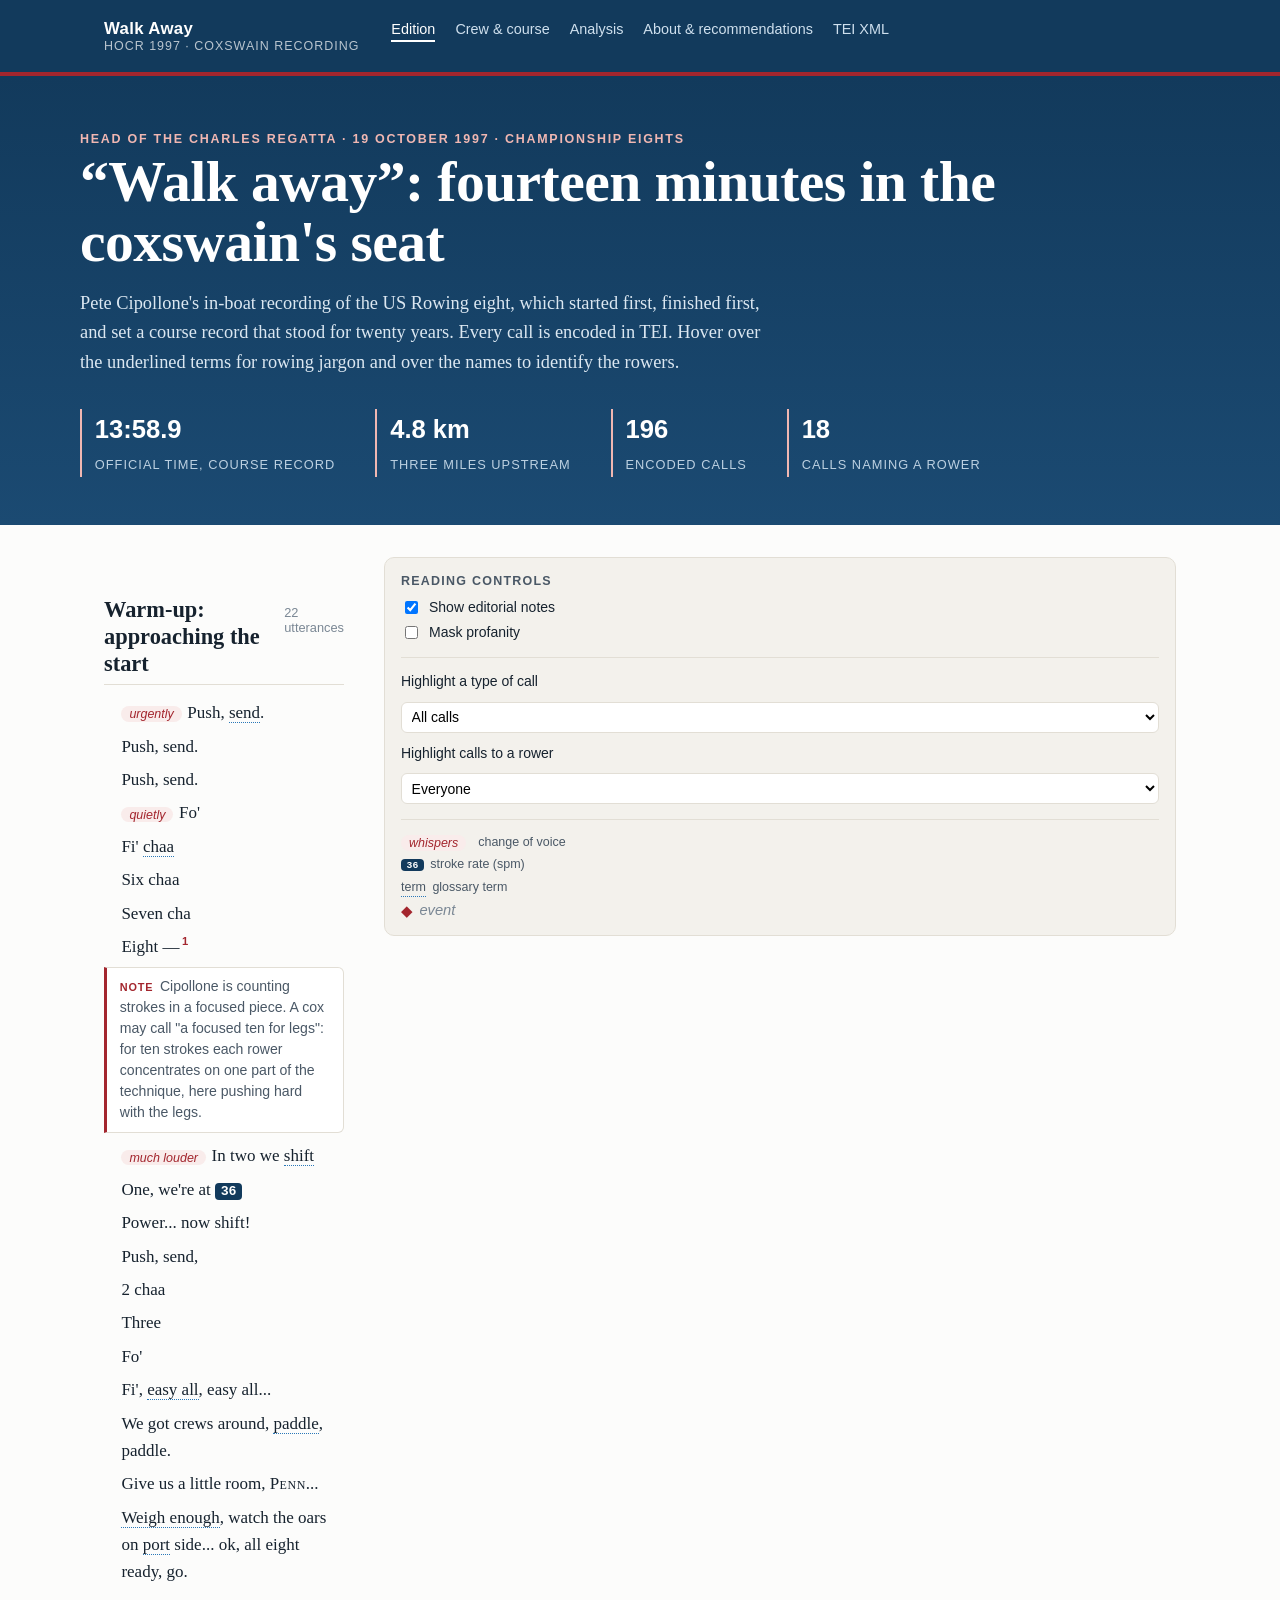
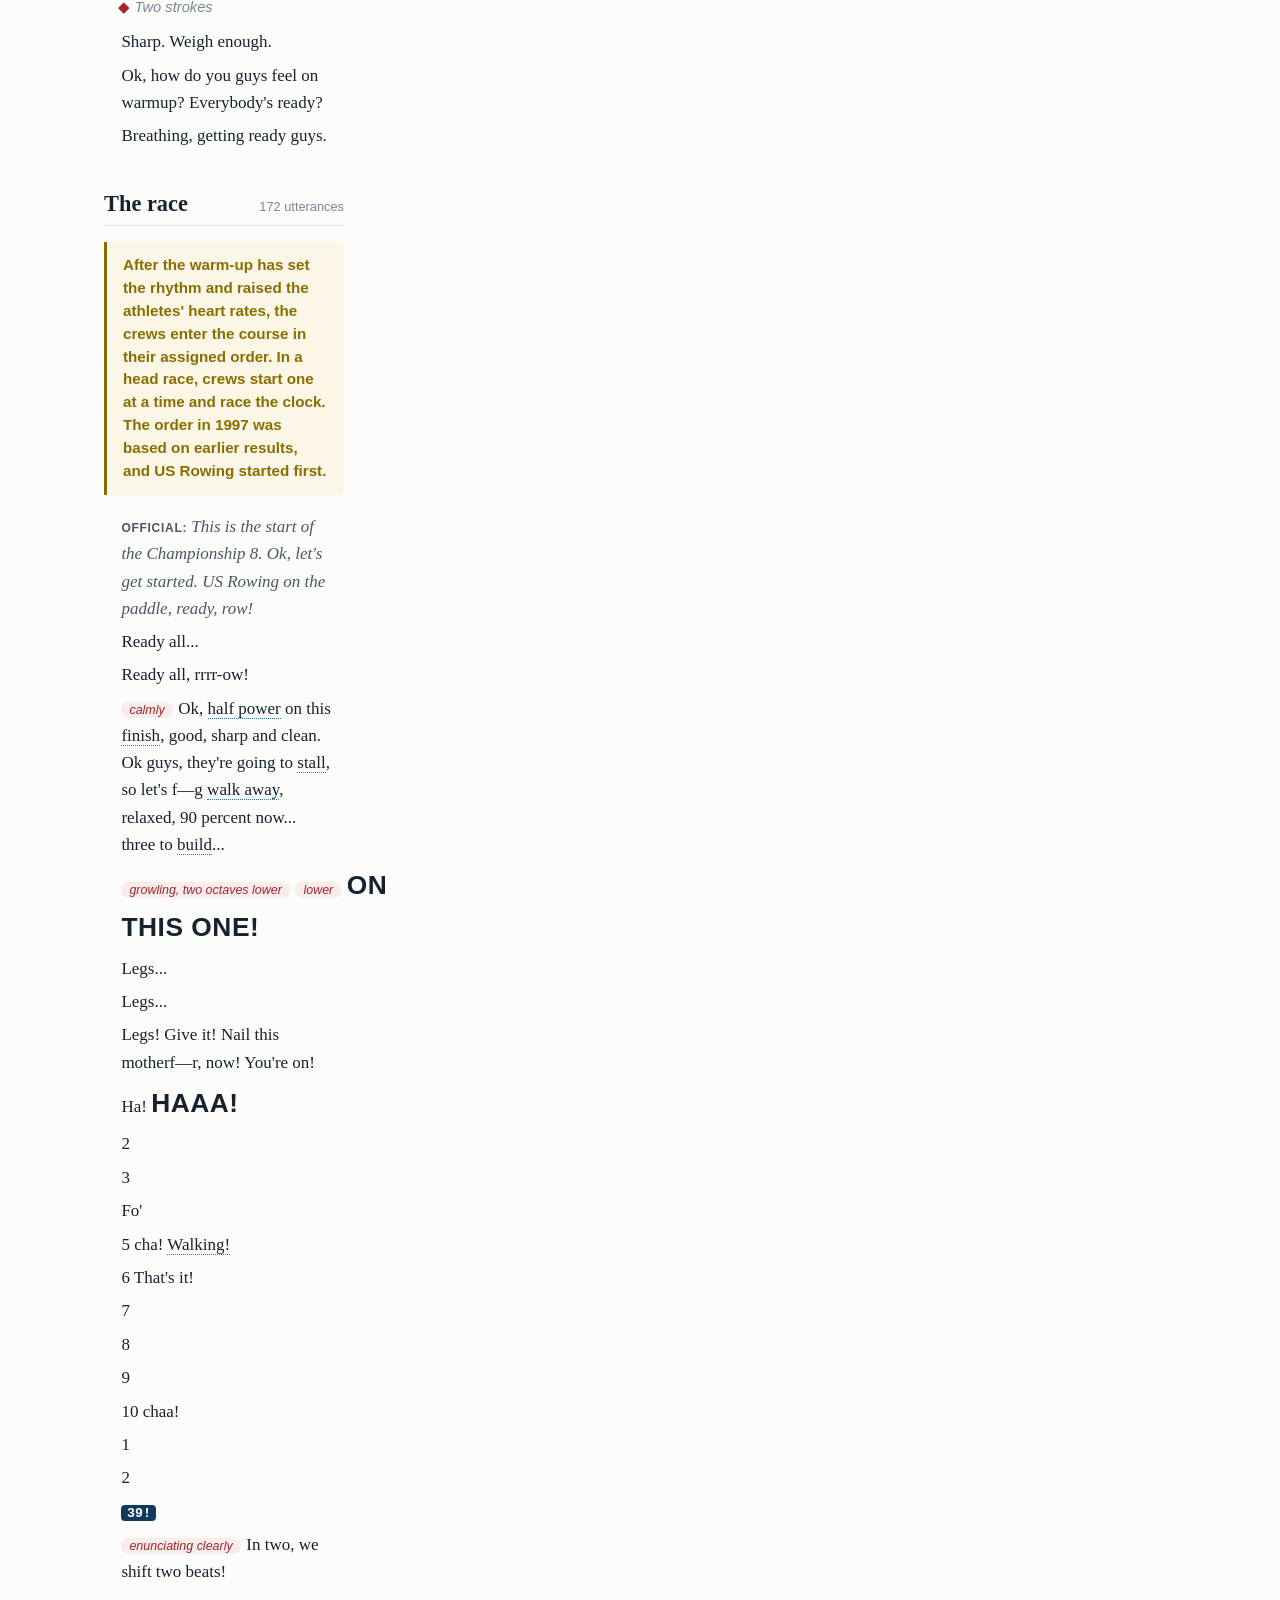
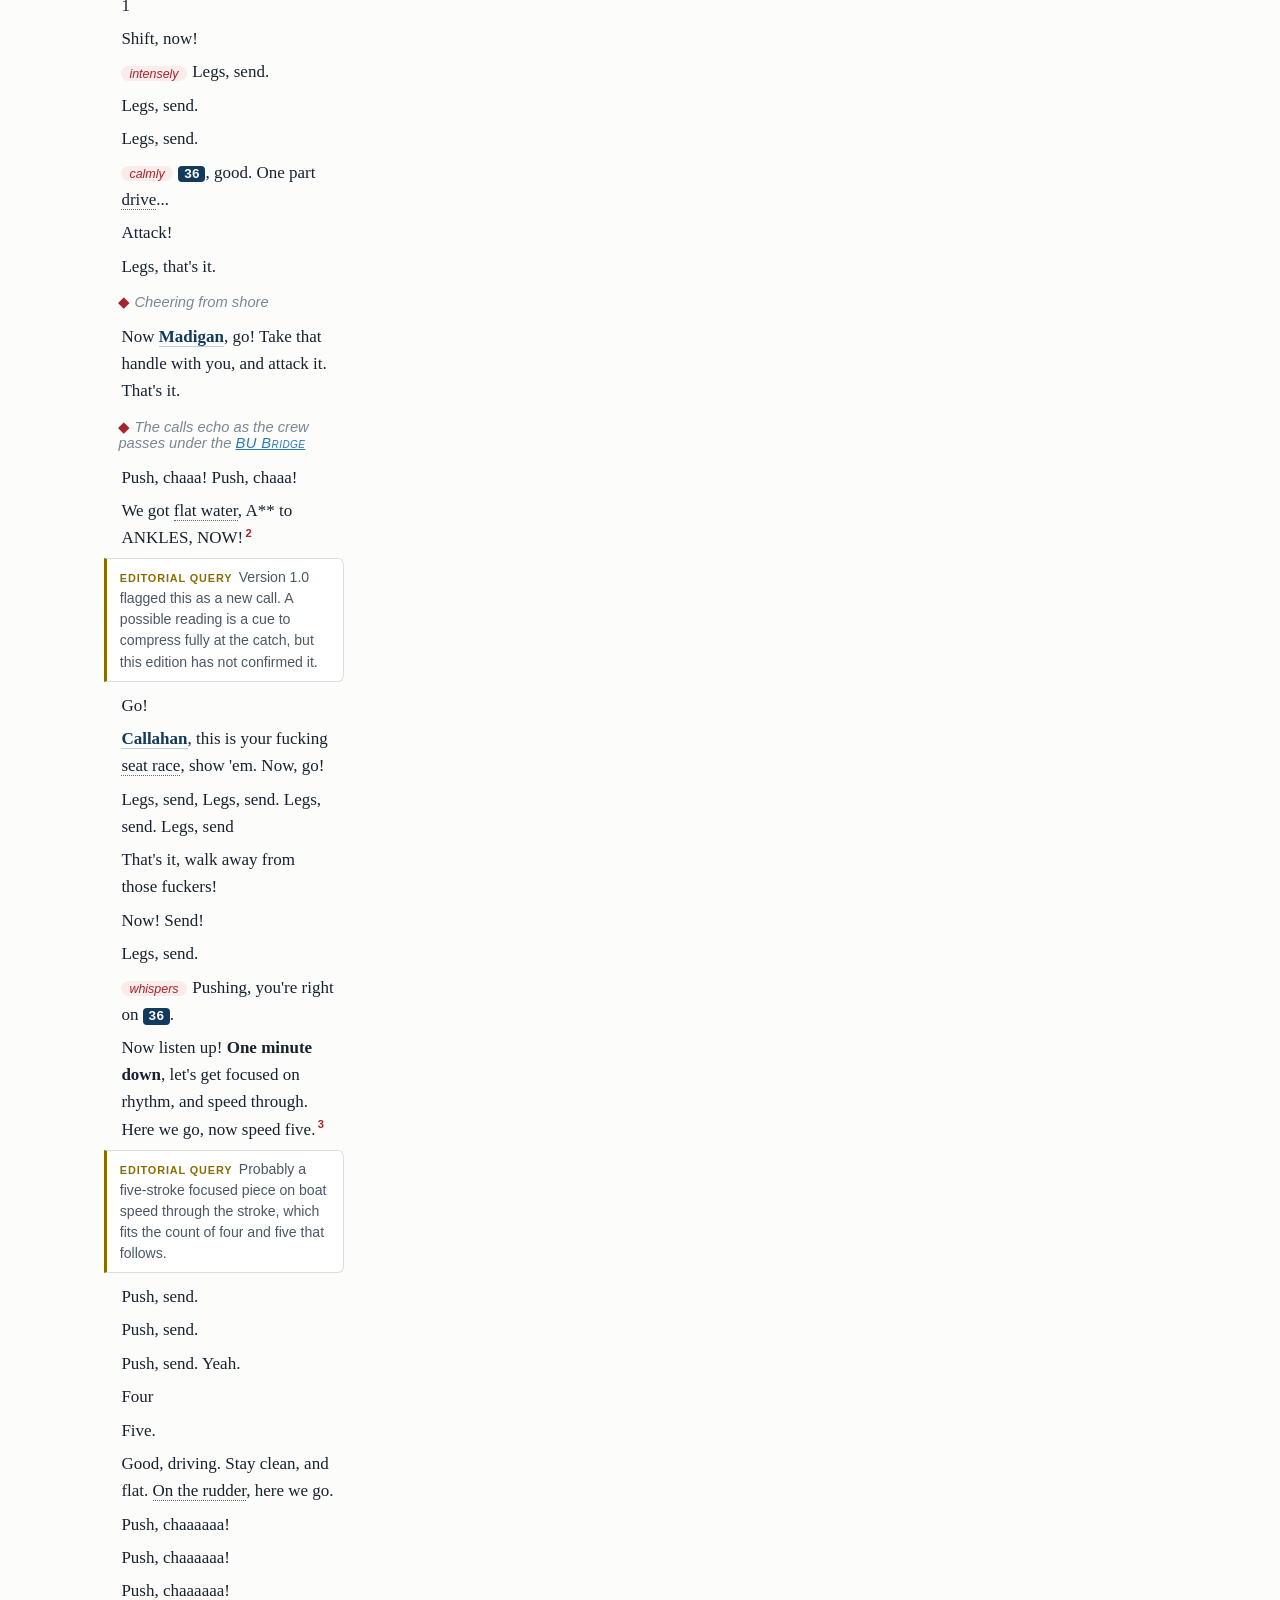
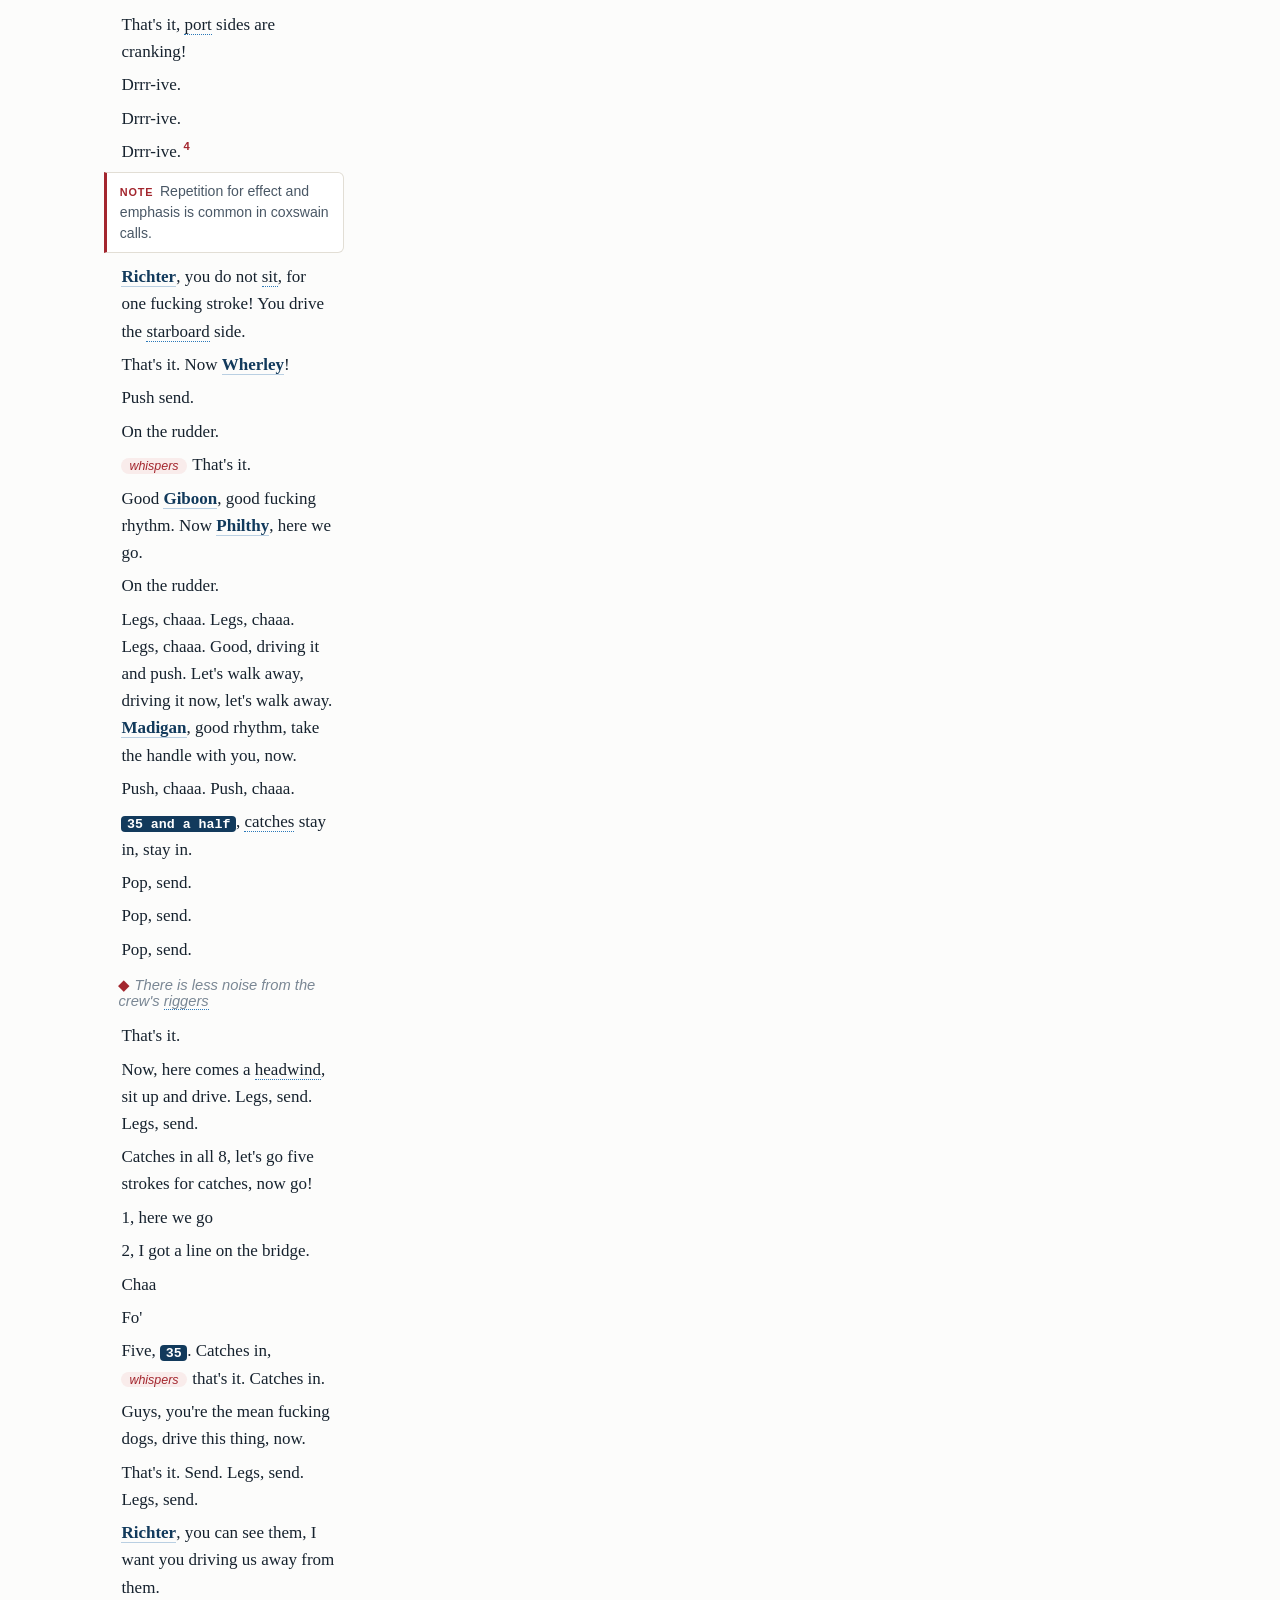
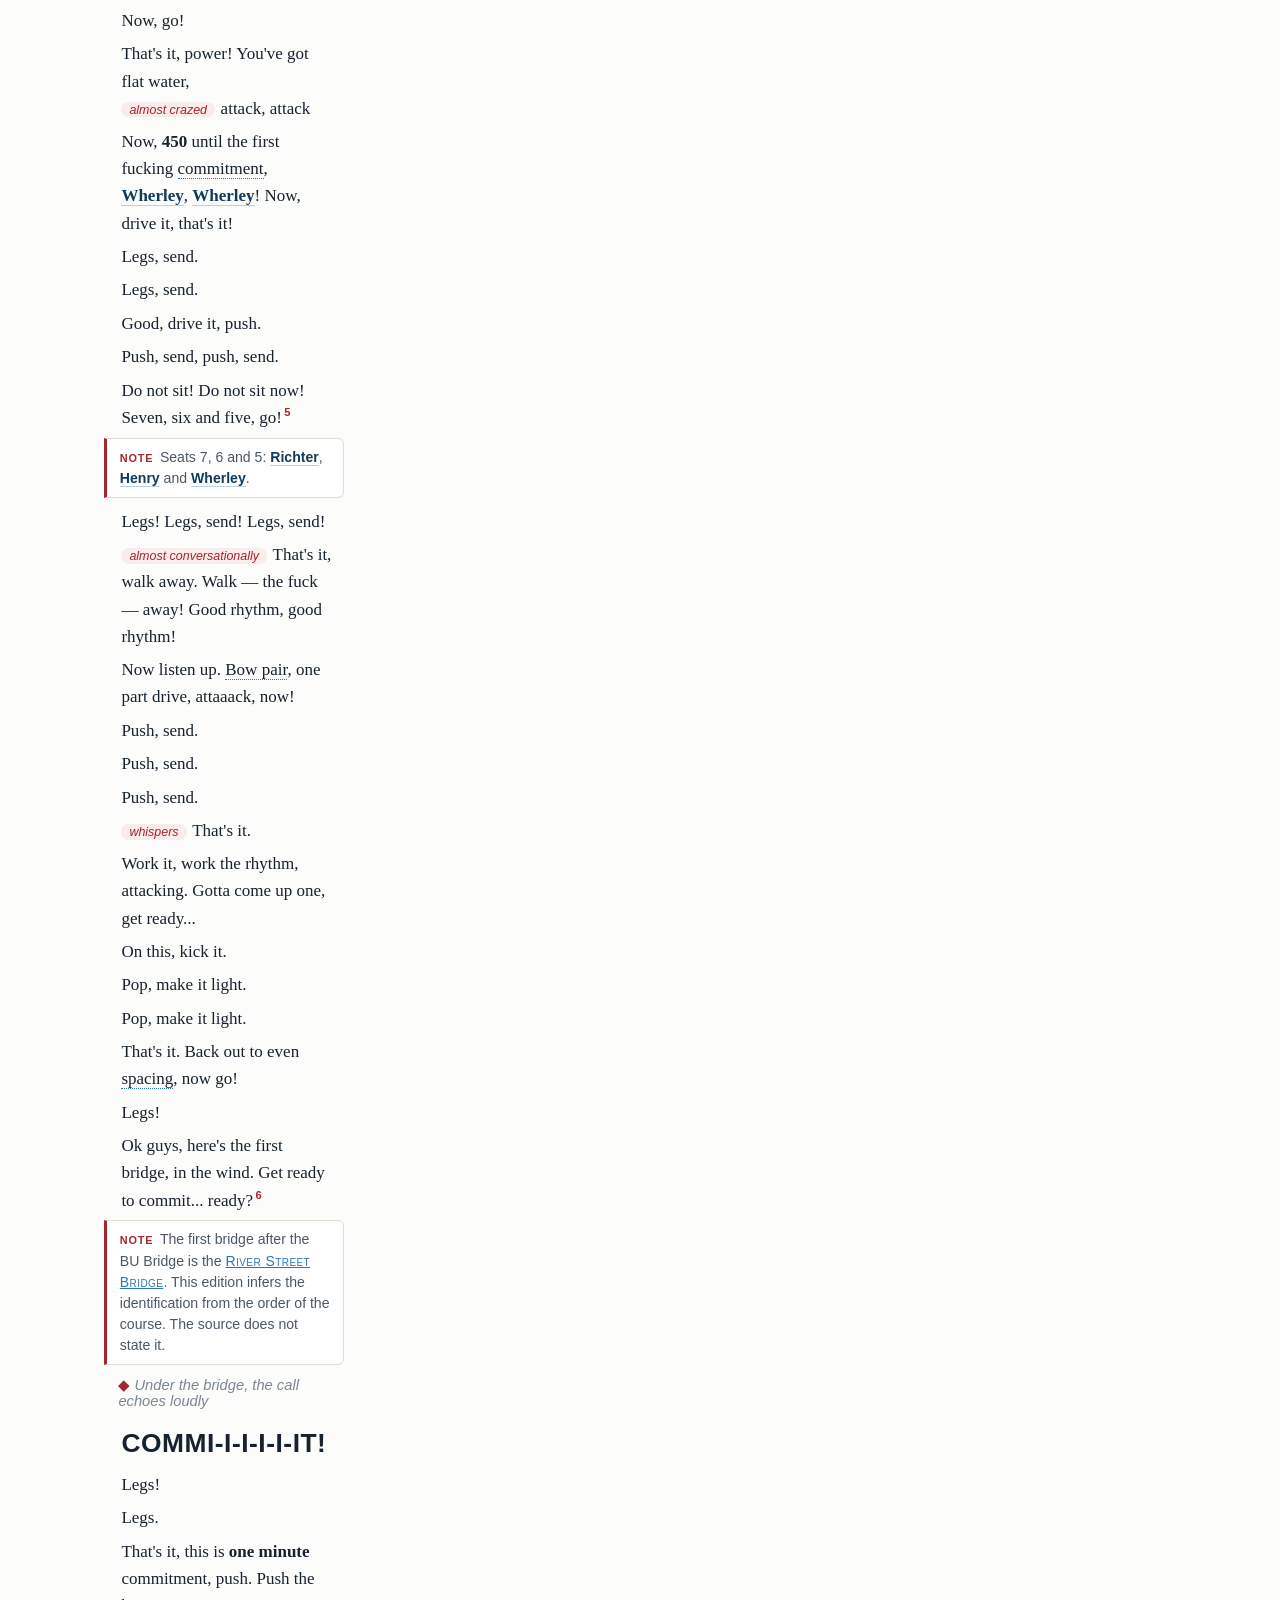
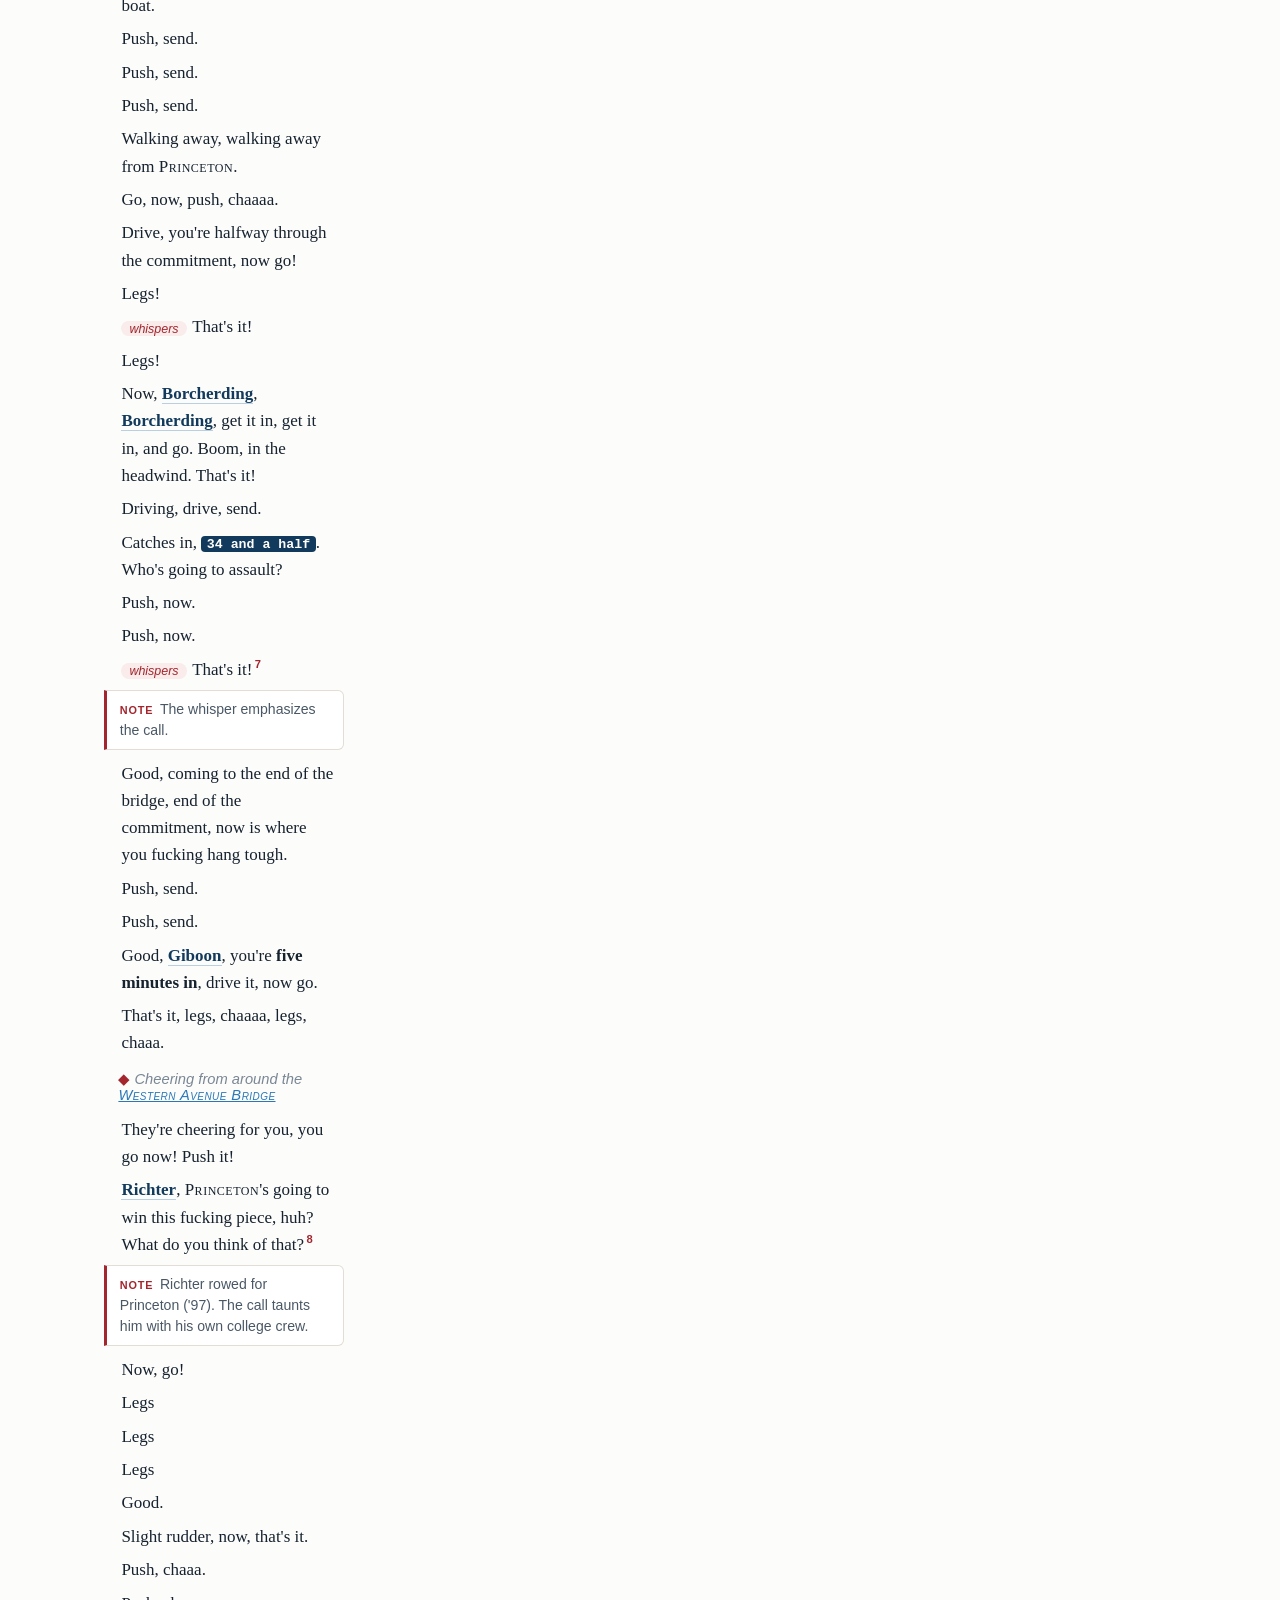
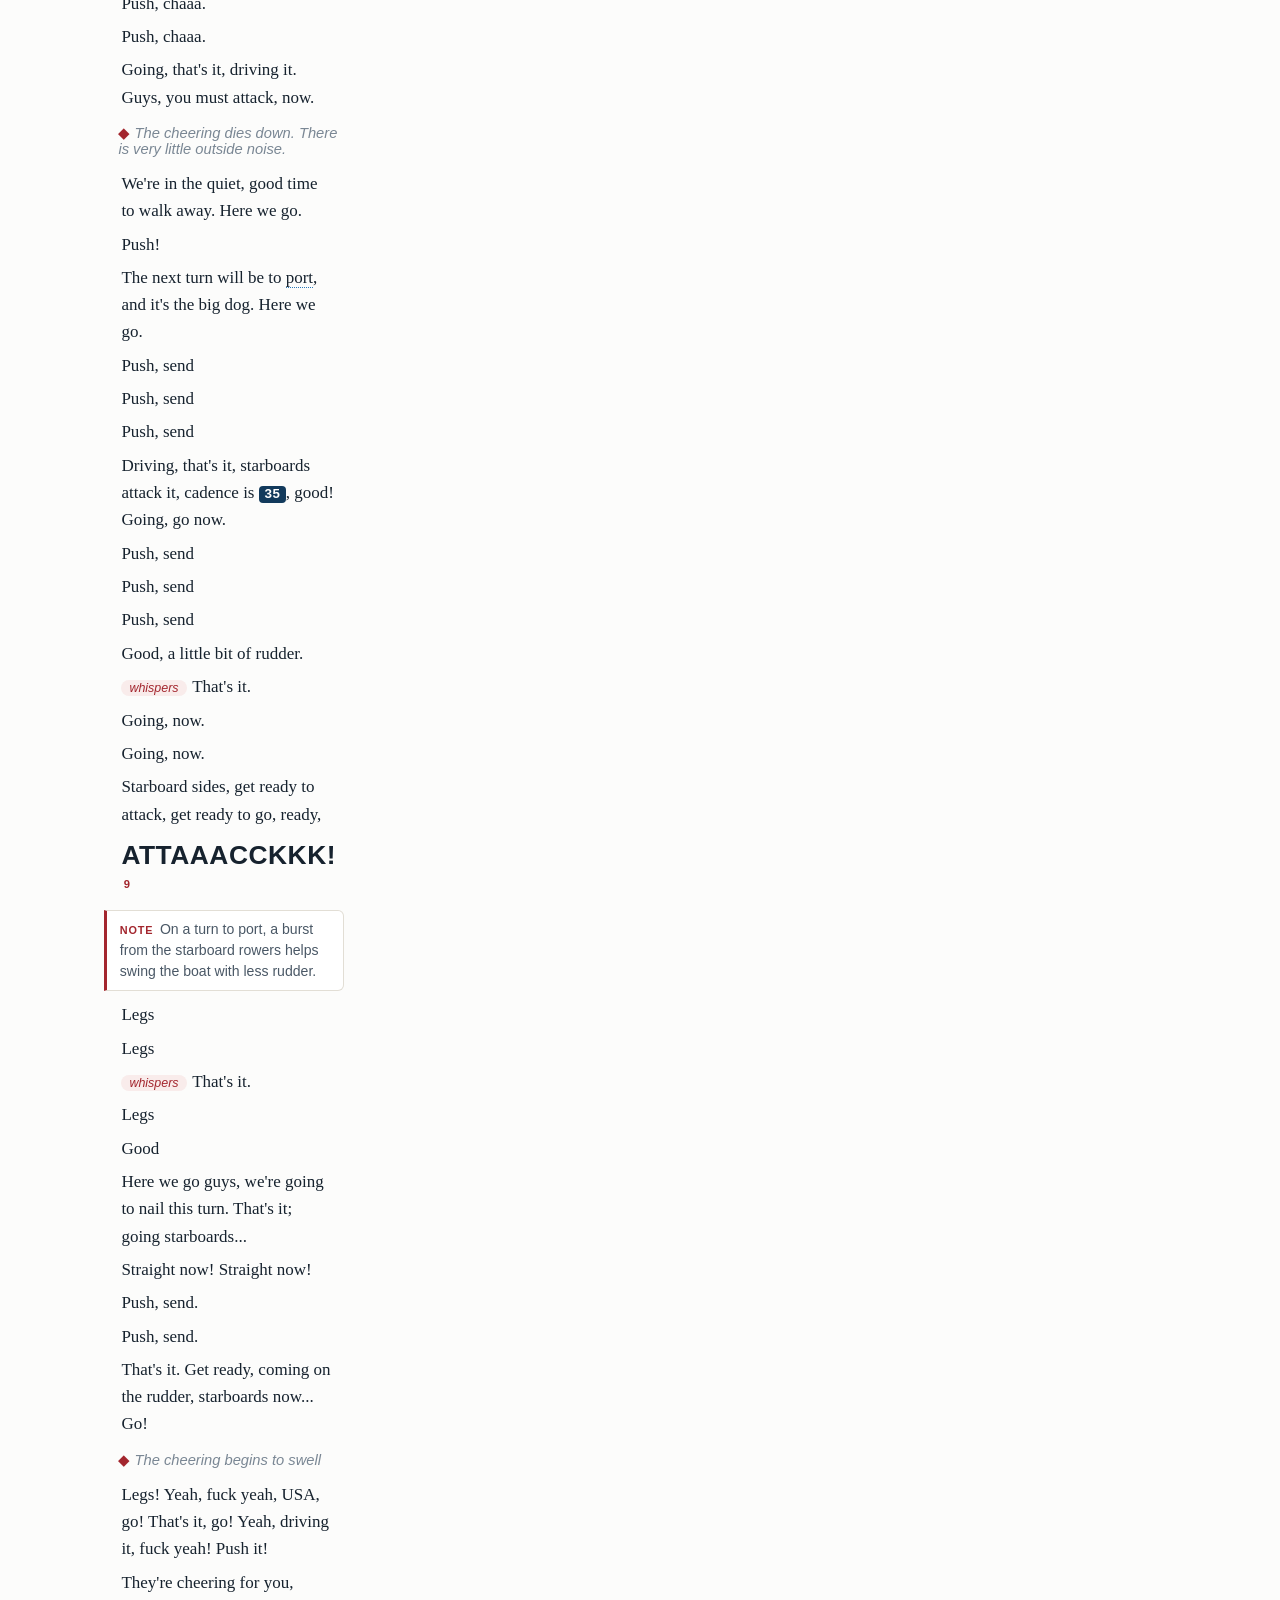
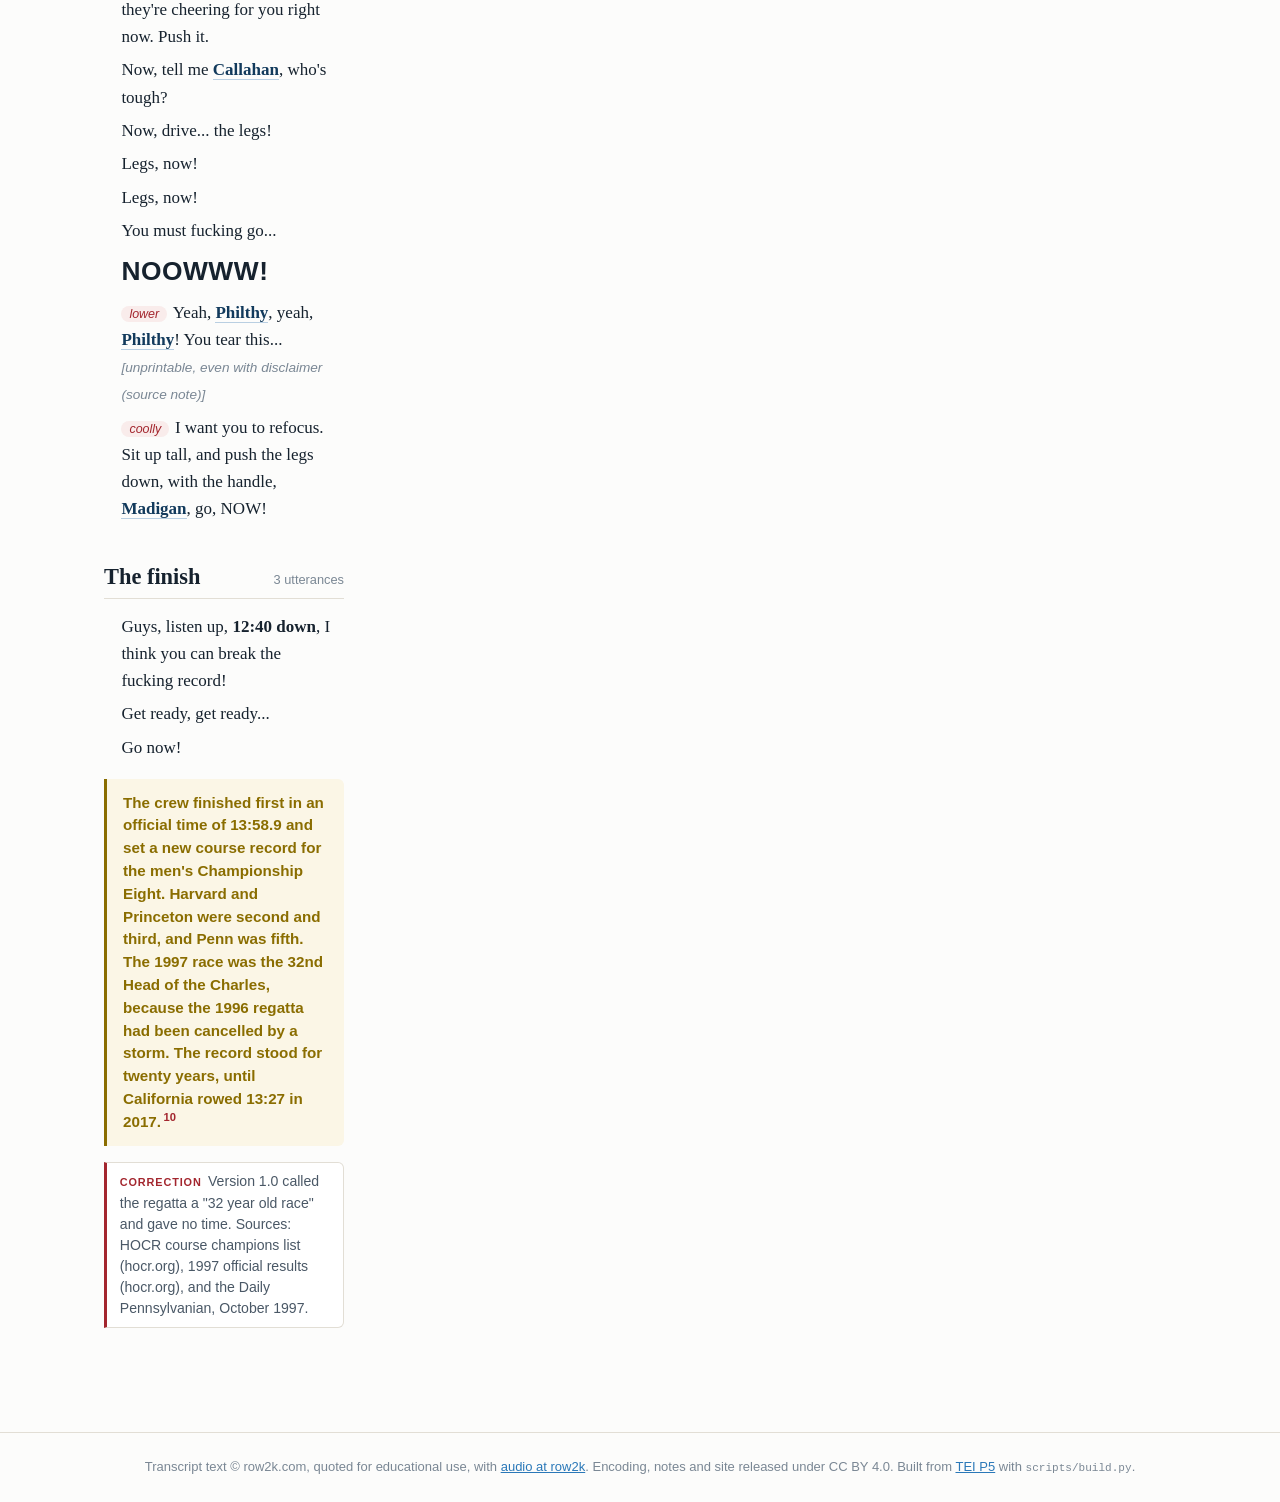
<file: index.html>
<!DOCTYPE html>
<html lang="en"><head><meta charset="utf-8"><meta name="viewport" content="width=device-width,initial-scale=1">
<title>Edition · Cipollone, HOCR 1997</title>
<meta name="description" content="A TEI digital edition of coxswain Pete Cipollone's recording from the record-breaking US Rowing men's eight at the 1997 Head of the Charles.">
<link rel="icon" href="data:image/svg+xml,%3Csvg xmlns=%22http://www.w3.org/2000/svg%22 viewBox=%220 0 16 16%22%3E%3Crect width=%2216%22 height=%2216%22 rx=%223%22 fill=%22%230e7c86%22/%3E%3Cpath d=%22M2 9h12%22 stroke=%22%23ff6b4a%22 stroke-width=%223%22/%3E%3C/svg%3E"><link rel="preconnect" href="https://fonts.googleapis.com"><link rel="preconnect" href="https://fonts.gstatic.com" crossorigin><link rel="stylesheet" href="https://fonts.googleapis.com/css2?family=DM+Serif+Display:ital@0;1&family=IBM+Plex+Sans:ital,wght@0,400;0,500;0,600;0,700;1,400;1,500&family=IBM+Plex+Mono:wght@500;700&display=swap"><link rel="stylesheet" href="assets/style.css"></head>
<body class="notes">
<a class="skip" href="#main">Skip to content</a>
<header class="mast"><div class="mast-inner"><a class="brand" href="index.html">Walk Away<small>HOCR 1997 · Coxswain recording</small></a><nav class="main" aria-label="Main"><a href="index.html" aria-current=page>Edition</a><a href="crew-and-course.html">Crew & course</a><a href="analysis.html">Analysis</a><a href="about.html">About & recommendations</a><a href="data/cipollone-hocr-1997.xml">TEI XML</a></nav></div></header>
<section class="hero"><div class="hero-inner">
<div class="eyebrow">Head of the Charles Regatta · 19 October 1997 · Championship Eights</div>
<h1>“Walk away”: fourteen minutes in the coxswain's seat</h1>
<p class="lede">Pete Cipollone's in-boat recording of the US Rowing eight, which started first, finished first, and set a course record that stood for twenty years. Every call is encoded in TEI. Hover over the underlined terms for rowing jargon and over the names to identify the rowers.</p>
<div class="facts"><div><b>13:58.9</b><span>Official time, course record</span></div><div><b>4.8 km</b><span>Three miles upstream</span></div><div><b>196</b><span>Encoded calls</span></div><div><b>18</b><span>Calls naming a rower</span></div></div>
</div></section>
<main id="main"><div class="edition">
<article class="transcript" id="transcript">
<section id="warmup"><h2>Warm-up: approaching the start <small>22 utterances</small></h2>
<p class="u" data-who="cipollone" data-ana="" data-persons=""><span class="shift">urgently</span>Push, <span class="term" tabindex="0" data-term="send" data-gloss="Paired with &quot;push&quot; or &quot;legs&quot; to set the rhythm: push hard with the legs, then send the boat forward so it runs freely between strokes.">send</span>.</p>
<p class="u" data-who="cipollone" data-ana="" data-persons="">Push, send.</p>
<p class="u" data-who="cipollone" data-ana="" data-persons="">Push, send.</p>
<p class="u" data-who="cipollone" data-ana="" data-persons=""><span class="shift">quietly</span>Fo&#x27;</p>
<p class="u" data-who="cipollone" data-ana="" data-persons="">Fi&#x27; <span class="term" tabindex="0" data-term="chaa" data-gloss="A sharp sound the coxswain makes on the drive to mark the rhythm and add energy. Coxswains use many calls, phrases and sounds, depending on the moment in the race and what the rowers need.">chaa</span></p>
<p class="u" data-who="cipollone" data-ana="" data-persons="">Six chaa</p>
<p class="u" data-who="cipollone" data-ana="" data-persons="">Seven cha</p>
<p class="u" data-who="cipollone" data-ana="" data-persons="">Eight —<button class="nref" aria-controls="n1" aria-label="Note 1">1</button></p>
<div class="note editorial" id="n1"><span class="tag">Note</span>Cipollone is counting strokes in a focused piece. A cox may call &quot;a focused ten for legs&quot;: for ten strokes each rower concentrates on one part of the technique, here pushing hard with the legs.</div>
<p class="u" data-who="cipollone" data-ana="ct-rate" data-persons=""><span class="shift">much louder</span>In two we <span class="term" tabindex="0" data-term="shift" data-gloss="A change of stroke rate. Here the crew raises the rate after the start sprint or settles it to a lower rate. &quot;In two we shift&quot; warns the crew that the change comes in two strokes.">shift</span></p>
<p class="u" data-who="cipollone" data-ana="ct-rate" data-persons="">One, we&#x27;re at <span class="rate" title="Stroke rate: 36 strokes per minute">36</span></p>
<p class="u" data-who="cipollone" data-ana="ct-rate" data-persons="">Power... now shift!</p>
<p class="u" data-who="cipollone" data-ana="" data-persons="">Push, send,</p>
<p class="u" data-who="cipollone" data-ana="" data-persons="">2 chaa</p>
<p class="u" data-who="cipollone" data-ana="" data-persons="">Three</p>
<p class="u" data-who="cipollone" data-ana="" data-persons="">Fo&#x27;</p>
<p class="u" data-who="cipollone" data-ana="" data-persons="">Fi&#x27;, <span class="term" tabindex="0" data-term="easy all" data-gloss="A call to ease off or stop the current effort.">easy all</span>, easy all...</p>
<p class="u" data-who="cipollone" data-ana="ct-steering" data-persons="">We got crews around, <span class="term" tabindex="0" data-term="paddle" data-gloss="Rowing lightly, with little pressure.">paddle</span>, paddle.</p>
<p class="u" data-who="cipollone" data-ana="ct-steering" data-persons="">Give us a little room, <span class="org">Penn</span>...</p>
<p class="u" data-who="cipollone" data-ana="" data-persons=""><span class="term" tabindex="0" data-term="weigh enough" data-gloss="A traditional call to stop rowing. The rowers rest their oars on the water.">Weigh enough</span>, watch the oars on <span class="term" tabindex="0" data-term="port" data-gloss="The rowers whose oars are on the boat&#x27;s left side, as seen by the coxswain facing forward. A turn &quot;to port&quot; bends left.">port</span> side... ok, all eight ready, go.</p>
<p class="incident">Two strokes</p>
<p class="u" data-who="cipollone" data-ana="" data-persons="">Sharp. Weigh enough.</p>
<p class="u" data-who="cipollone" data-ana="" data-persons="">Ok, how do you guys feel on warmup? Everybody&#x27;s ready?</p>
<p class="u" data-who="cipollone" data-ana="" data-persons="">Breathing, getting ready guys.</p>
</section>
<section id="race"><h2>The race <small>172 utterances</small></h2>
<div class="context">After the warm-up has set the rhythm and raised the athletes&#x27; heart rates, the crews enter the course in their assigned order. In a head race, crews start one at a time and race the clock. The order in 1997 was based on earlier results, and US Rowing started first.</div>
<p class="u" data-who="official" data-ana="" data-persons="">This is the start of the Championship 8. Ok, let&#x27;s get started. US Rowing on the paddle, ready, row!</p>
<p class="u" data-who="cipollone" data-ana="" data-persons="">Ready all...</p>
<p class="u" data-who="cipollone" data-ana="" data-persons="">Ready all, rrrr-ow!</p>
<p class="u" data-who="cipollone" data-ana="ct-technique" data-persons=""><span class="shift">calmly</span>Ok, <span class="term" tabindex="0" data-term="half power" data-gloss="Rowing at about half pressure, often used to settle the boat.">half power</span> on this <span class="term" tabindex="0" data-term="finish" data-gloss="The end of the drive, when the blade comes out of the water.">finish</span>, good, sharp and clean. Ok guys, they&#x27;re going to <span class="term" tabindex="0" data-term="stall" data-gloss="When a crew loses speed or momentum.">stall</span>, so let&#x27;s <span class="expl">f—g</span> <span class="term" tabindex="0" data-term="walk / walking away" data-gloss="Gaining on another crew, or extending a lead, seat by seat.">walk away</span>, relaxed, 90 percent now... three to <span class="term" tabindex="0" data-term="build" data-gloss="Raising the pressure over a set number of strokes (&quot;three to build&quot;).">build</span>...</p>
<p class="u" data-who="cipollone" data-ana="" data-persons=""><span class="shift">growling, two octaves lower</span><span class="shift">lower</span><span class="shout">On this one!</span></p>
<p class="u" data-who="cipollone" data-ana="" data-persons="">Legs...</p>
<p class="u" data-who="cipollone" data-ana="" data-persons="">Legs...</p>
<p class="u" data-who="cipollone" data-ana="" data-persons="">Legs! Give it! Nail this <span class="expl">motherf—r</span>, now! You&#x27;re on!</p>
<p class="u" data-who="cipollone" data-ana="" data-persons="">Ha! <span class="shout">HAAA!</span></p>
<p class="u" data-who="cipollone" data-ana="" data-persons="">2</p>
<p class="u" data-who="cipollone" data-ana="" data-persons="">3</p>
<p class="u" data-who="cipollone" data-ana="" data-persons="">Fo&#x27;</p>
<p class="u" data-who="cipollone" data-ana="ct-position" data-persons="">5 cha! <span class="term" tabindex="0" data-term="walk / walking away" data-gloss="Gaining on another crew, or extending a lead, seat by seat.">Walking!</span></p>
<p class="u" data-who="cipollone" data-ana="" data-persons="">6 That&#x27;s it!</p>
<p class="u" data-who="cipollone" data-ana="" data-persons="">7</p>
<p class="u" data-who="cipollone" data-ana="" data-persons="">8</p>
<p class="u" data-who="cipollone" data-ana="" data-persons="">9</p>
<p class="u" data-who="cipollone" data-ana="" data-persons="">10 chaa!</p>
<p class="u" data-who="cipollone" data-ana="" data-persons="">1</p>
<p class="u" data-who="cipollone" data-ana="" data-persons="">2</p>
<p class="u" data-who="cipollone" data-ana="ct-rate" data-persons=""><span class="rate" title="Stroke rate: 39 strokes per minute">39!</span></p>
<p class="u" data-who="cipollone" data-ana="ct-rate" data-persons=""><span class="shift">enunciating clearly</span>In two, we shift two beats!</p>
<p class="u" data-who="cipollone" data-ana="" data-persons="">1</p>
<p class="u" data-who="cipollone" data-ana="ct-rate" data-persons="">Shift, now!</p>
<p class="u" data-who="cipollone" data-ana="" data-persons=""><span class="shift">intensely</span>Legs, send.</p>
<p class="u" data-who="cipollone" data-ana="" data-persons="">Legs, send.</p>
<p class="u" data-who="cipollone" data-ana="" data-persons="">Legs, send.</p>
<p class="u" data-who="cipollone" data-ana="ct-rate" data-persons=""><span class="shift">calmly</span><span class="rate" title="Stroke rate: 36 strokes per minute">36</span>, good. One part <span class="term" tabindex="0" data-term="drive" data-gloss="The working phase of the stroke, from the catch to the finish, when the legs, back and arms move the boat.">drive</span>...</p>
<p class="u" data-who="cipollone" data-ana="" data-persons="">Attack!</p>
<p class="u" data-who="cipollone" data-ana="" data-persons="">Legs, that&#x27;s it.</p>
<p class="incident">Cheering from shore</p>
<p class="u" data-who="cipollone" data-ana="ct-motivation" data-persons="madigan">Now <a class="person" data-person="madigan" href="crew-and-course.html#madigan" data-term="Matt Madigan" data-gloss="Seat 4">Madigan</a>, go! Take that handle with you, and attack it. That&#x27;s it.</p>
<p class="incident">The calls echo as the crew passes under the <a class="place" href="crew-and-course.html#course">BU Bridge</a></p>
<p class="u" data-who="cipollone" data-ana="" data-persons="">Push, chaaa! Push, chaaa!</p>
<p class="u" data-who="cipollone" data-ana="ct-technique" data-persons="">We got <span class="term" tabindex="0" data-term="flat water" data-gloss="Calm water with no chop, good for long, powerful strokes.">flat water</span>, <span class=""><span class="expl">A**</span> to ANKLES</span>, NOW!<button class="nref" aria-controls="n2" aria-label="Note 2">2</button></p>
<div class="note query" id="n2"><span class="tag">Editorial query</span>Version 1.0 flagged this as a new call. A possible reading is a cue to compress fully at the catch, but this edition has not confirmed it.</div>
<p class="u" data-who="cipollone" data-ana="" data-persons="">Go!</p>
<p class="u" data-who="cipollone" data-ana="ct-motivation" data-persons="callahan"><a class="person" data-person="callahan" href="crew-and-course.html#callahan" data-term="Michael Callahan" data-gloss="Bow seat (1)">Callahan</a>, this is your <span class="expl">fucking</span> <span class="term" tabindex="0" data-term="seat race" data-gloss="A selection test in which two rowers swap boats so coaches can compare them. Calling the race Callahan&#x27;s &quot;seat race&quot; tells him his seat is on the line.">seat race</span>, show &#x27;em. Now, go!</p>
<p class="u" data-who="cipollone" data-ana="" data-persons="">Legs, send, Legs, send. Legs, send. Legs, send</p>
<p class="u" data-who="cipollone" data-ana="ct-position" data-persons="">That&#x27;s it, walk away from those <span class="expl">fuckers</span>!</p>
<p class="u" data-who="cipollone" data-ana="" data-persons="">Now! Send!</p>
<p class="u" data-who="cipollone" data-ana="" data-persons="">Legs, send.</p>
<p class="u" data-who="cipollone" data-ana="ct-rate" data-persons=""><span class="shift">whispers</span>Pushing, you&#x27;re right on <span class="rate" title="Stroke rate: 36 strokes per minute">36</span>.</p>
<p class="u" data-who="cipollone" data-ana="ct-info" data-persons="">Now listen up! <span class="measure">One minute down</span>, let&#x27;s get focused on rhythm, and speed through. Here we go, now speed <span class="">five</span>.<button class="nref" aria-controls="n3" aria-label="Note 3">3</button></p>
<div class="note query" id="n3"><span class="tag">Editorial query</span>Probably a five-stroke focused piece on boat speed through the stroke, which fits the count of four and five that follows.</div>
<p class="u" data-who="cipollone" data-ana="" data-persons="">Push, send.</p>
<p class="u" data-who="cipollone" data-ana="" data-persons="">Push, send.</p>
<p class="u" data-who="cipollone" data-ana="" data-persons="">Push, send. Yeah.</p>
<p class="u" data-who="cipollone" data-ana="" data-persons="">Four</p>
<p class="u" data-who="cipollone" data-ana="" data-persons="">Five.</p>
<p class="u" data-who="cipollone" data-ana="ct-steering" data-persons="">Good, driving. Stay clean, and flat. <span class="term" tabindex="0" data-term="on the rudder" data-gloss="The coxswain is steering, which adds drag. The crew should stay steady through it.">On the rudder</span>, here we go.</p>
<p class="u" data-who="cipollone" data-ana="" data-persons="">Push, chaaaaaa!</p>
<p class="u" data-who="cipollone" data-ana="" data-persons="">Push, chaaaaaa!</p>
<p class="u" data-who="cipollone" data-ana="" data-persons="">Push, chaaaaaa!</p>
<p class="u" data-who="cipollone" data-ana="" data-persons="">That&#x27;s it, <span class="term" tabindex="0" data-term="port" data-gloss="The rowers whose oars are on the boat&#x27;s left side, as seen by the coxswain facing forward. A turn &quot;to port&quot; bends left.">port</span> sides are cranking!</p>
<p class="u" data-who="cipollone" data-ana="" data-persons="">Drrr-ive.</p>
<p class="u" data-who="cipollone" data-ana="" data-persons="">Drrr-ive.</p>
<p class="u" data-who="cipollone" data-ana="" data-persons="">Drrr-ive.<button class="nref" aria-controls="n4" aria-label="Note 4">4</button></p>
<div class="note editorial" id="n4"><span class="tag">Note</span>Repetition for effect and emphasis is common in coxswain calls.</div>
<p class="u" data-who="cipollone" data-ana="ct-motivation" data-persons="richter"><a class="person" data-person="richter" href="crew-and-course.html#richter" data-term="Tim Richter" data-gloss="Seat 7. He rowed on the starboard side, as the call &quot;You drive the starboard side&quot; shows.">Richter</a>, you do not <span class="term" tabindex="0" data-term="sit (do not sit)" data-gloss="Easing off while appearing to row. &quot;Do not sit&quot; demands full effort on every stroke.">sit</span>, for one <span class="expl">fucking</span> stroke! You drive the <span class="term" tabindex="0" data-term="starboard" data-gloss="The rowers whose oars are on the boat&#x27;s right side, as seen by the coxswain.">starboard</span> side.</p>
<p class="u" data-who="cipollone" data-ana="ct-motivation" data-persons="wherley">That&#x27;s it. Now <a class="person" data-person="wherley" href="crew-and-course.html#wherley" data-term="Mike Wherley" data-gloss="Seat 5">Wherley</a>!</p>
<p class="u" data-who="cipollone" data-ana="" data-persons="">Push send.</p>
<p class="u" data-who="cipollone" data-ana="ct-steering" data-persons="">On the rudder.</p>
<p class="u" data-who="cipollone" data-ana="" data-persons=""><span class="shift">whispers</span>That&#x27;s it.</p>
<p class="u" data-who="cipollone" data-ana="ct-motivation" data-persons="gibbons henry">Good <a class="person" data-person="gibbons" href="crew-and-course.html#gibbons" data-term="Jonathan Gibbons" data-gloss="Stroke (seat 8). &quot;Giboon&quot; is taken to refer to Gibbons.">Giboon</a>, good <span class="expl">fucking</span> rhythm. Now <a class="person" data-person="henry" href="crew-and-course.html#henry" data-term="Phil Henry" data-gloss="Seat 6. &quot;Philthy&quot; is taken to be Henry&#x27;s nickname. row2k does not state it.">Philthy</a>, here we go.</p>
<p class="u" data-who="cipollone" data-ana="ct-steering" data-persons="">On the rudder.</p>
<p class="u" data-who="cipollone" data-ana="ct-motivation" data-persons="madigan">Legs, chaaa. Legs, chaaa. Legs, chaaa. Good, driving it and push. Let&#x27;s walk away, driving it now, let&#x27;s walk away. <a class="person" data-person="madigan" href="crew-and-course.html#madigan" data-term="Matt Madigan" data-gloss="Seat 4">Madigan</a>, good rhythm, take the handle with you, now.</p>
<p class="u" data-who="cipollone" data-ana="" data-persons="">Push, chaaa. Push, chaaa.</p>
<p class="u" data-who="cipollone" data-ana="ct-rate" data-persons=""><span class="rate" title="Stroke rate: 35.5 strokes per minute">35 and a half</span>, <span class="term" tabindex="0" data-term="catch" data-gloss="The moment the blade enters the water. &quot;Catches in&quot; asks for quick, together blade entry.">catches</span> stay in, stay in.</p>
<p class="u" data-who="cipollone" data-ana="" data-persons="">Pop, send.</p>
<p class="u" data-who="cipollone" data-ana="" data-persons="">Pop, send.</p>
<p class="u" data-who="cipollone" data-ana="" data-persons="">Pop, send.</p>
<p class="incident">There is less noise from the crew&#x27;s <span class="term" tabindex="0" data-term="rigger" data-gloss="The metal or carbon frame that holds the oarlock away from the hull.">riggers</span></p>
<p class="u" data-who="cipollone" data-ana="" data-persons="">That&#x27;s it.</p>
<p class="u" data-who="cipollone" data-ana="ct-technique" data-persons="">Now, here comes a <span class="term" tabindex="0" data-term="headwind" data-gloss="Wind blowing against the boat&#x27;s direction of travel. The standard technical response is to sit up and drive.">headwind</span>, sit up and drive. Legs, send. Legs, send.</p>
<p class="u" data-who="cipollone" data-ana="ct-technique" data-persons="">Catches in all 8, let&#x27;s go five strokes for catches, now go!</p>
<p class="u" data-who="cipollone" data-ana="" data-persons="">1, here we go</p>
<p class="u" data-who="cipollone" data-ana="ct-steering" data-persons="">2, I got a line on the bridge.</p>
<p class="u" data-who="cipollone" data-ana="" data-persons="">Chaa</p>
<p class="u" data-who="cipollone" data-ana="" data-persons="">Fo&#x27;</p>
<p class="u" data-who="cipollone" data-ana="ct-technique" data-persons="">Five, <span class="rate" title="Stroke rate: 35 strokes per minute">35</span>. Catches in, <span class="shift">whispers</span>that&#x27;s it. Catches in.</p>
<p class="u" data-who="cipollone" data-ana="ct-motivation" data-persons="">Guys, you&#x27;re the mean <span class="expl">fucking</span> dogs, drive this thing, now.</p>
<p class="u" data-who="cipollone" data-ana="" data-persons="">That&#x27;s it. Send. Legs, send. Legs, send.</p>
<p class="u" data-who="cipollone" data-ana="ct-motivation" data-persons="richter"><a class="person" data-person="richter" href="crew-and-course.html#richter" data-term="Tim Richter" data-gloss="Seat 7. He rowed on the starboard side, as the call &quot;You drive the starboard side&quot; shows.">Richter</a>, you can see them, I want you driving us away from them.</p>
<p class="u" data-who="cipollone" data-ana="" data-persons="">Now, go!</p>
<p class="u" data-who="cipollone" data-ana="" data-persons="">That&#x27;s it, power! You&#x27;ve got flat water, <span class="shift">almost crazed</span>attack, attack</p>
<p class="u" data-who="cipollone" data-ana="ct-info" data-persons="wherley">Now, <span class="measure">450</span> until the first <span class="expl">fucking</span> <span class="term" tabindex="0" data-term="commit / commitment" data-gloss="A planned, sustained push over a set distance or time, here one minute through a bridge.">commitment</span>, <a class="person" data-person="wherley" href="crew-and-course.html#wherley" data-term="Mike Wherley" data-gloss="Seat 5">Wherley</a>, <a class="person" data-person="wherley" href="crew-and-course.html#wherley" data-term="Mike Wherley" data-gloss="Seat 5">Wherley</a>! Now, drive it, that&#x27;s it!</p>
<p class="u" data-who="cipollone" data-ana="" data-persons="">Legs, send.</p>
<p class="u" data-who="cipollone" data-ana="" data-persons="">Legs, send.</p>
<p class="u" data-who="cipollone" data-ana="" data-persons="">Good, drive it, push.</p>
<p class="u" data-who="cipollone" data-ana="" data-persons="">Push, send, push, send.</p>
<p class="u" data-who="cipollone" data-ana="ct-motivation" data-persons="henry richter wherley">Do not sit! Do not sit now! Seven, six and five, go!<button class="nref" aria-controls="n5" aria-label="Note 5">5</button></p>
<div class="note editorial" id="n5"><span class="tag">Note</span>Seats 7, 6 and 5: <a class="person" data-person="richter" href="crew-and-course.html#richter" data-term="Tim Richter" data-gloss="Seat 7. He rowed on the starboard side, as the call &quot;You drive the starboard side&quot; shows.">Richter</a>, <a class="person" data-person="henry" href="crew-and-course.html#henry" data-term="Phil Henry" data-gloss="Seat 6. &quot;Philthy&quot; is taken to be Henry&#x27;s nickname. row2k does not state it.">Henry</a> and <a class="person" data-person="wherley" href="crew-and-course.html#wherley" data-term="Mike Wherley" data-gloss="Seat 5">Wherley</a>.</div>
<p class="u" data-who="cipollone" data-ana="" data-persons="">Legs! Legs, send! Legs, send!</p>
<p class="u" data-who="cipollone" data-ana="ct-position" data-persons=""><span class="shift">almost conversationally</span>That&#x27;s it, walk away. Walk — the <span class="expl">fuck</span> — away! Good rhythm, good rhythm!</p>
<p class="u" data-who="cipollone" data-ana="ct-technique" data-persons="">Now listen up. <span class="term" tabindex="0" data-term="bow pair" data-gloss="Seats 1 and 2, the two rowers nearest the bow, which is the front of the boat. Here they are Callahan and Holbrook.">Bow pair</span>, one part drive, attaaack, now!</p>
<p class="u" data-who="cipollone" data-ana="" data-persons="">Push, send.</p>
<p class="u" data-who="cipollone" data-ana="" data-persons="">Push, send.</p>
<p class="u" data-who="cipollone" data-ana="" data-persons="">Push, send.</p>
<p class="u" data-who="cipollone" data-ana="" data-persons=""><span class="shift">whispers</span>That&#x27;s it.</p>
<p class="u" data-who="cipollone" data-ana="ct-rate" data-persons="">Work it, work the rhythm, attacking. Gotta come up one, get ready...</p>
<p class="u" data-who="cipollone" data-ana="" data-persons="">On this, kick it.</p>
<p class="u" data-who="cipollone" data-ana="" data-persons="">Pop, make it light.</p>
<p class="u" data-who="cipollone" data-ana="" data-persons="">Pop, make it light.</p>
<p class="u" data-who="cipollone" data-ana="ct-technique" data-persons="">That&#x27;s it. Back out to even <span class="term" tabindex="0" data-term="spacing" data-gloss="The run of the boat between strokes, and the ratio of drive to recovery. &quot;Back out to even spacing&quot; asks the crew to restore its usual rhythm after a push.">spacing</span>, now go!</p>
<p class="u" data-who="cipollone" data-ana="" data-persons="">Legs!</p>
<p class="u" data-who="cipollone" data-ana="ct-info" data-persons="">Ok guys, here&#x27;s the first bridge, in the wind. Get ready to commit... ready?<button class="nref" aria-controls="n6" aria-label="Note 6">6</button></p>
<div class="note editorial" id="n6"><span class="tag">Note</span>The first bridge after the BU Bridge is the <a class="place" href="crew-and-course.html#course">River Street Bridge</a>. This edition infers the identification from the order of the course. The source does not state it.</div>
<p class="incident">Under the bridge, the call echoes loudly</p>
<p class="u" data-who="cipollone" data-ana="" data-persons=""><span class="shout">COMMI-I-I-I-I-IT!</span></p>
<p class="u" data-who="cipollone" data-ana="" data-persons="">Legs!</p>
<p class="u" data-who="cipollone" data-ana="" data-persons="">Legs.</p>
<p class="u" data-who="cipollone" data-ana="ct-info" data-persons="">That&#x27;s it, this is <span class="measure">one minute</span> commitment, push. Push the boat.</p>
<p class="u" data-who="cipollone" data-ana="" data-persons="">Push, send.</p>
<p class="u" data-who="cipollone" data-ana="" data-persons="">Push, send.</p>
<p class="u" data-who="cipollone" data-ana="" data-persons="">Push, send.</p>
<p class="u" data-who="cipollone" data-ana="ct-position" data-persons="">Walking away, walking away from <span class="org">Princeton</span>.</p>
<p class="u" data-who="cipollone" data-ana="" data-persons="">Go, now, push, chaaaa.</p>
<p class="u" data-who="cipollone" data-ana="ct-info" data-persons="">Drive, you&#x27;re halfway through the commitment, now go!</p>
<p class="u" data-who="cipollone" data-ana="" data-persons="">Legs!</p>
<p class="u" data-who="cipollone" data-ana="" data-persons=""><span class="shift">whispers</span>That&#x27;s it!</p>
<p class="u" data-who="cipollone" data-ana="" data-persons="">Legs!</p>
<p class="u" data-who="cipollone" data-ana="ct-motivation" data-persons="borcherding">Now, <a class="person" data-person="borcherding" href="crew-and-course.html#borcherding" data-term="Kurt Borcherding" data-gloss="Seat 3">Borcherding</a>, <a class="person" data-person="borcherding" href="crew-and-course.html#borcherding" data-term="Kurt Borcherding" data-gloss="Seat 3">Borcherding</a>, get it in, get it in, and go. Boom, in the headwind. That&#x27;s it!</p>
<p class="u" data-who="cipollone" data-ana="" data-persons="">Driving, drive, send.</p>
<p class="u" data-who="cipollone" data-ana="ct-rate" data-persons="">Catches in, <span class="rate" title="Stroke rate: 34.5 strokes per minute">34 and a half</span>. Who&#x27;s going to assault?</p>
<p class="u" data-who="cipollone" data-ana="" data-persons="">Push, now.</p>
<p class="u" data-who="cipollone" data-ana="" data-persons="">Push, now.</p>
<p class="u" data-who="cipollone" data-ana="" data-persons=""><span class="shift">whispers</span>That&#x27;s it!<button class="nref" aria-controls="n7" aria-label="Note 7">7</button></p>
<div class="note editorial" id="n7"><span class="tag">Note</span>The whisper emphasizes the call.</div>
<p class="u" data-who="cipollone" data-ana="ct-info" data-persons="">Good, coming to the end of the bridge, end of the commitment, now is where you <span class="expl">fucking</span> hang tough.</p>
<p class="u" data-who="cipollone" data-ana="" data-persons="">Push, send.</p>
<p class="u" data-who="cipollone" data-ana="" data-persons="">Push, send.</p>
<p class="u" data-who="cipollone" data-ana="ct-info" data-persons="gibbons">Good, <a class="person" data-person="gibbons" href="crew-and-course.html#gibbons" data-term="Jonathan Gibbons" data-gloss="Stroke (seat 8). &quot;Giboon&quot; is taken to refer to Gibbons.">Giboon</a>, you&#x27;re <span class="measure">five minutes in</span>, drive it, now go.</p>
<p class="u" data-who="cipollone" data-ana="" data-persons="">That&#x27;s it, legs, chaaaa, legs, chaaa.</p>
<p class="incident">Cheering from around the <a class="place" href="crew-and-course.html#course">Western Avenue Bridge</a></p>
<p class="u" data-who="cipollone" data-ana="ct-motivation" data-persons="">They&#x27;re cheering for you, you go now! Push it!</p>
<p class="u" data-who="cipollone" data-ana="ct-motivation" data-persons="richter"><a class="person" data-person="richter" href="crew-and-course.html#richter" data-term="Tim Richter" data-gloss="Seat 7. He rowed on the starboard side, as the call &quot;You drive the starboard side&quot; shows.">Richter</a>, <span class="org">Princeton</span>&#x27;s going to win this <span class="expl">fucking</span> piece, huh? What do you think of that?<button class="nref" aria-controls="n8" aria-label="Note 8">8</button></p>
<div class="note editorial" id="n8"><span class="tag">Note</span>Richter rowed for Princeton (&#x27;97). The call taunts him with his own college crew.</div>
<p class="u" data-who="cipollone" data-ana="" data-persons="">Now, go!</p>
<p class="u" data-who="cipollone" data-ana="" data-persons="">Legs</p>
<p class="u" data-who="cipollone" data-ana="" data-persons="">Legs</p>
<p class="u" data-who="cipollone" data-ana="" data-persons="">Legs</p>
<p class="u" data-who="cipollone" data-ana="" data-persons="">Good.</p>
<p class="u" data-who="cipollone" data-ana="ct-steering" data-persons="">Slight rudder, now, that&#x27;s it.</p>
<p class="u" data-who="cipollone" data-ana="" data-persons="">Push, chaaa.</p>
<p class="u" data-who="cipollone" data-ana="" data-persons="">Push, chaaa.</p>
<p class="u" data-who="cipollone" data-ana="" data-persons="">Push, chaaa.</p>
<p class="u" data-who="cipollone" data-ana="" data-persons="">Going, that&#x27;s it, driving it. Guys, you must attack, now.</p>
<p class="incident">The cheering dies down. There is very little outside noise.</p>
<p class="u" data-who="cipollone" data-ana="ct-position" data-persons="">We&#x27;re in the quiet, good time to walk away. Here we go.</p>
<p class="u" data-who="cipollone" data-ana="" data-persons="">Push!</p>
<p class="u" data-who="cipollone" data-ana="ct-steering" data-persons="">The next turn will be to <span class="term" tabindex="0" data-term="port" data-gloss="The rowers whose oars are on the boat&#x27;s left side, as seen by the coxswain facing forward. A turn &quot;to port&quot; bends left.">port</span>, and it&#x27;s the big dog. Here we go.</p>
<p class="u" data-who="cipollone" data-ana="" data-persons="">Push, send</p>
<p class="u" data-who="cipollone" data-ana="" data-persons="">Push, send</p>
<p class="u" data-who="cipollone" data-ana="" data-persons="">Push, send</p>
<p class="u" data-who="cipollone" data-ana="ct-rate" data-persons="">Driving, that&#x27;s it, starboards attack it, cadence is <span class="rate" title="Stroke rate: 35 strokes per minute">35</span>, good! Going, go now.</p>
<p class="u" data-who="cipollone" data-ana="" data-persons="">Push, send</p>
<p class="u" data-who="cipollone" data-ana="" data-persons="">Push, send</p>
<p class="u" data-who="cipollone" data-ana="" data-persons="">Push, send</p>
<p class="u" data-who="cipollone" data-ana="ct-steering" data-persons="">Good, a little bit of rudder.</p>
<p class="u" data-who="cipollone" data-ana="" data-persons=""><span class="shift">whispers</span>That&#x27;s it.</p>
<p class="u" data-who="cipollone" data-ana="" data-persons="">Going, now.</p>
<p class="u" data-who="cipollone" data-ana="" data-persons="">Going, now.</p>
<p class="u" data-who="cipollone" data-ana="ct-steering" data-persons="">Starboard sides, get ready to attack, get ready to go, ready,</p>
<p class="u" data-who="cipollone" data-ana="" data-persons=""><span class="shout">ATTAAACCKKK!</span><button class="nref" aria-controls="n9" aria-label="Note 9">9</button></p>
<div class="note editorial" id="n9"><span class="tag">Note</span>On a turn to port, a burst from the starboard rowers helps swing the boat with less rudder.</div>
<p class="u" data-who="cipollone" data-ana="" data-persons="">Legs</p>
<p class="u" data-who="cipollone" data-ana="" data-persons="">Legs</p>
<p class="u" data-who="cipollone" data-ana="" data-persons=""><span class="shift">whispers</span>That&#x27;s it.</p>
<p class="u" data-who="cipollone" data-ana="" data-persons="">Legs</p>
<p class="u" data-who="cipollone" data-ana="" data-persons="">Good</p>
<p class="u" data-who="cipollone" data-ana="ct-steering" data-persons="">Here we go guys, we&#x27;re going to nail this turn. That&#x27;s it; going starboards...</p>
<p class="u" data-who="cipollone" data-ana="ct-steering" data-persons="">Straight now! Straight now!</p>
<p class="u" data-who="cipollone" data-ana="" data-persons="">Push, send.</p>
<p class="u" data-who="cipollone" data-ana="" data-persons="">Push, send.</p>
<p class="u" data-who="cipollone" data-ana="ct-steering" data-persons="">That&#x27;s it. Get ready, coming on the rudder, starboards now... Go!</p>
<p class="incident">The cheering begins to swell</p>
<p class="u" data-who="cipollone" data-ana="ct-motivation" data-persons="">Legs! Yeah, <span class="expl">fuck</span> yeah, USA, go! That&#x27;s it, go! Yeah, driving it, <span class="expl">fuck</span> yeah! Push it!</p>
<p class="u" data-who="cipollone" data-ana="ct-motivation" data-persons="">They&#x27;re cheering for you, they&#x27;re cheering for you right now. Push it.</p>
<p class="u" data-who="cipollone" data-ana="ct-motivation" data-persons="callahan">Now, tell me <a class="person" data-person="callahan" href="crew-and-course.html#callahan" data-term="Michael Callahan" data-gloss="Bow seat (1)">Callahan</a>, who&#x27;s tough?</p>
<p class="u" data-who="cipollone" data-ana="" data-persons="">Now, drive... the legs!</p>
<p class="u" data-who="cipollone" data-ana="" data-persons="">Legs, now!</p>
<p class="u" data-who="cipollone" data-ana="" data-persons="">Legs, now!</p>
<p class="u" data-who="cipollone" data-ana="" data-persons="">You must <span class="expl">fucking</span> go...</p>
<p class="u" data-who="cipollone" data-ana="" data-persons=""><span class="shout">NOOWWW!</span></p>
<p class="u" data-who="cipollone" data-ana="ct-motivation" data-persons="henry"><span class="shift">lower</span>Yeah, <a class="person" data-person="henry" href="crew-and-course.html#henry" data-term="Phil Henry" data-gloss="Seat 6. &quot;Philthy&quot; is taken to be Henry&#x27;s nickname. row2k does not state it.">Philthy</a>, yeah, <a class="person" data-person="henry" href="crew-and-course.html#henry" data-term="Phil Henry" data-gloss="Seat 6. &quot;Philthy&quot; is taken to be Henry&#x27;s nickname. row2k does not state it.">Philthy</a>! You tear this... <span class="gap">[unprintable, even with disclaimer (source note)]</span></p>
<p class="u" data-who="cipollone" data-ana="ct-technique" data-persons="madigan"><span class="shift">coolly</span>I want you to refocus. Sit up tall, and push the legs down, with the handle, <a class="person" data-person="madigan" href="crew-and-course.html#madigan" data-term="Matt Madigan" data-gloss="Seat 4">Madigan</a>, go, NOW!</p>
</section>
<section id="finish-section"><h2>The finish <small>3 utterances</small></h2>
<p class="u" data-who="cipollone" data-ana="ct-info" data-persons="">Guys, listen up, <span class="measure">12:40 down</span>, I think you can break the <span class="expl">fucking</span> record!</p>
<p class="u" data-who="cipollone" data-ana="" data-persons="">Get ready, get ready...</p>
<p class="u" data-who="cipollone" data-ana="" data-persons="">Go now!</p>
<div class="context">The crew finished first in an official time of <span class="measure">13:58.9</span> and set a new course record for the men&#x27;s Championship Eight. Harvard and Princeton were second and third, and Penn was fifth. The 1997 race was the 32nd Head of the Charles, because the 1996 regatta had been cancelled by a storm. The record stood for twenty years, until California rowed 13:27 in 2017.<button class="nref" aria-controls="n10" aria-label="Note 10">10</button></div>
<div class="note correction" id="n10"><span class="tag">Correction</span>Version 1.0 called the regatta a &quot;32 year old race&quot; and gave no time. Sources: HOCR course champions list (hocr.org), 1997 official results (hocr.org), and the Daily Pennsylvanian, October 1997.</div>
</section>
</article>
<aside class="controls" aria-label="Reading controls">
<h2>Reading controls</h2>
<label><input type="checkbox" id="t-notes" checked> Show editorial notes</label>
<label><input type="checkbox" id="t-mask"> Mask profanity</label>
<hr>
<label for="f-cat" style="display:block">Highlight a type of call</label>
<select id="f-cat"><option value="">All calls</option><option value="ct-rhythm">Rhythm (0)</option><option value="ct-technique">Technique (8)</option><option value="ct-rate">Stroke rate (12)</option><option value="ct-steering">Steering (13)</option><option value="ct-position">Race position (5)</option><option value="ct-motivation">Personal / motivational (16)</option><option value="ct-info">Information (8)</option></select>
<label for="f-per" style="display:block;margin-top:.7rem">Highlight calls to a rower</label>
<select id="f-per"><option value="">Everyone</option><option value="callahan">Michael Callahan</option><option value="holbrook">Ben Holbrook</option><option value="borcherding">Kurt Borcherding</option><option value="madigan">Matt Madigan</option><option value="wherley">Mike Wherley</option><option value="henry">Phil Henry (“Philthy”)</option><option value="richter">Tim Richter</option><option value="gibbons">Jonathan Gibbons (“Giboon”)</option></select>
<p class="count" id="hl-count" aria-live="polite"></p>
<hr>
<div class="legend-key">
<span><span class="shift">whispers</span> change of voice</span>
<span><span class="rate">36</span> stroke rate (spm)</span>
<span><span class="term">term</span> glossary term</span>
<span><span class="incident" style="margin:0">event</span></span>
</div>
</aside>
</div></main>
<footer>Transcript text © row2k.com, quoted for educational use, with <a href="https://www.row2k.com/features/488/pete-cipollone-olympic-gold-medalist-coxing-the-1997-head-of-the-charles/">audio at row2k</a>. Encoding, notes and site released under CC BY 4.0. Built from <a href="data/cipollone-hocr-1997.xml">TEI P5</a> with <code>scripts/build.py</code>.</footer>
<div id="tip" role="tooltip"></div>
<script src="assets/site.js"></script>
</body></html>
</file>
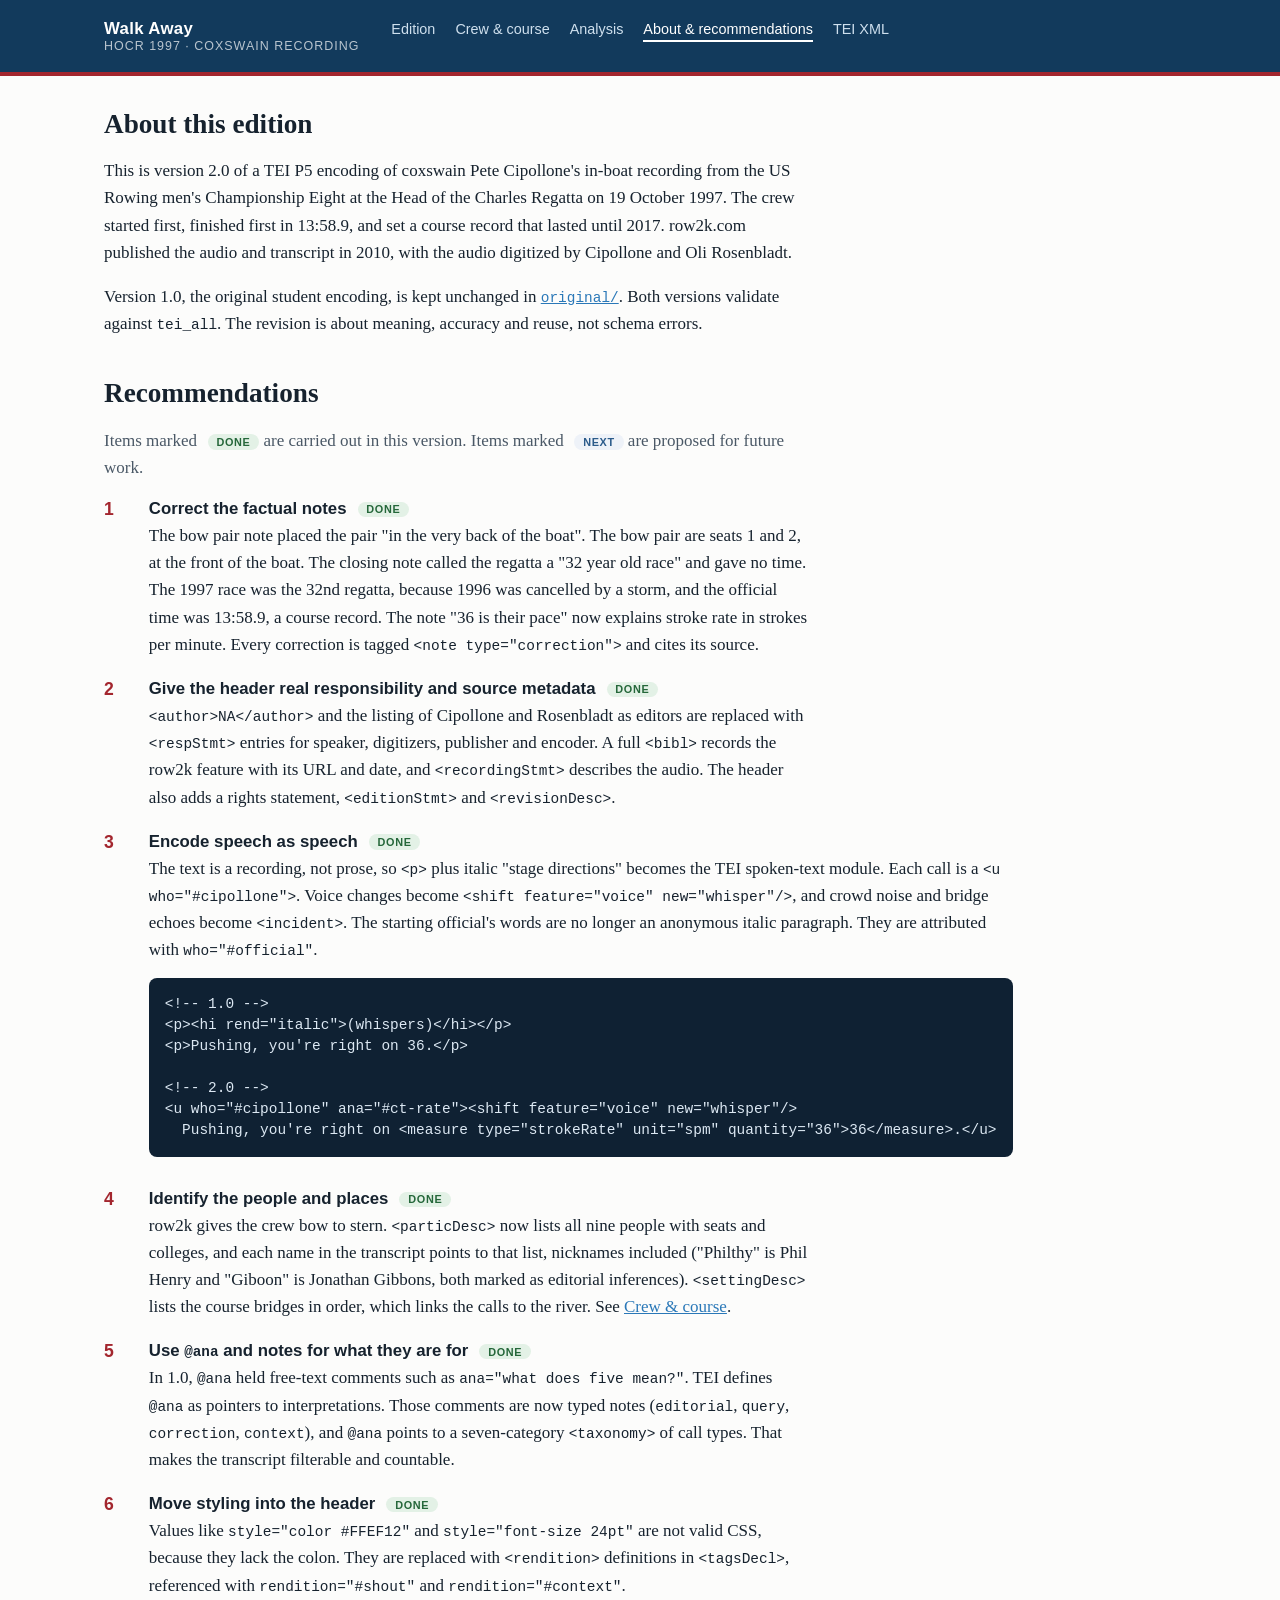
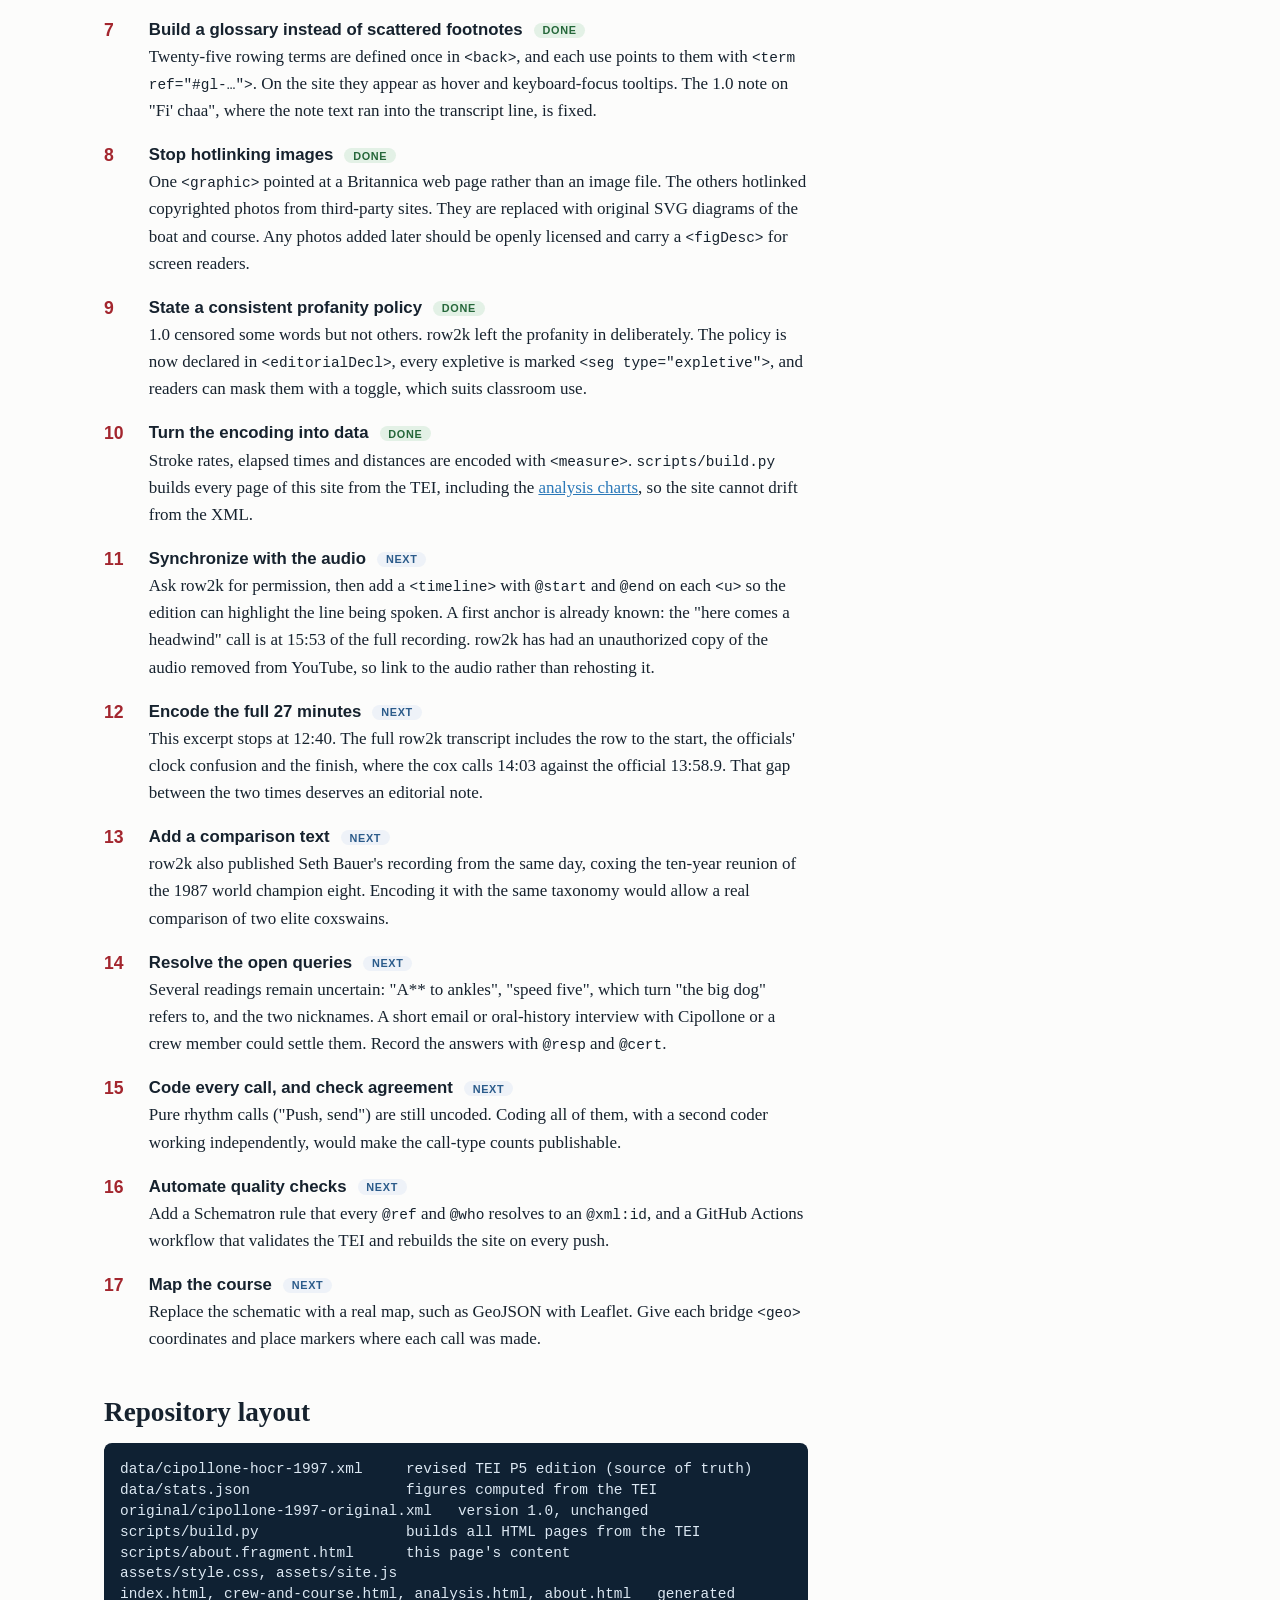
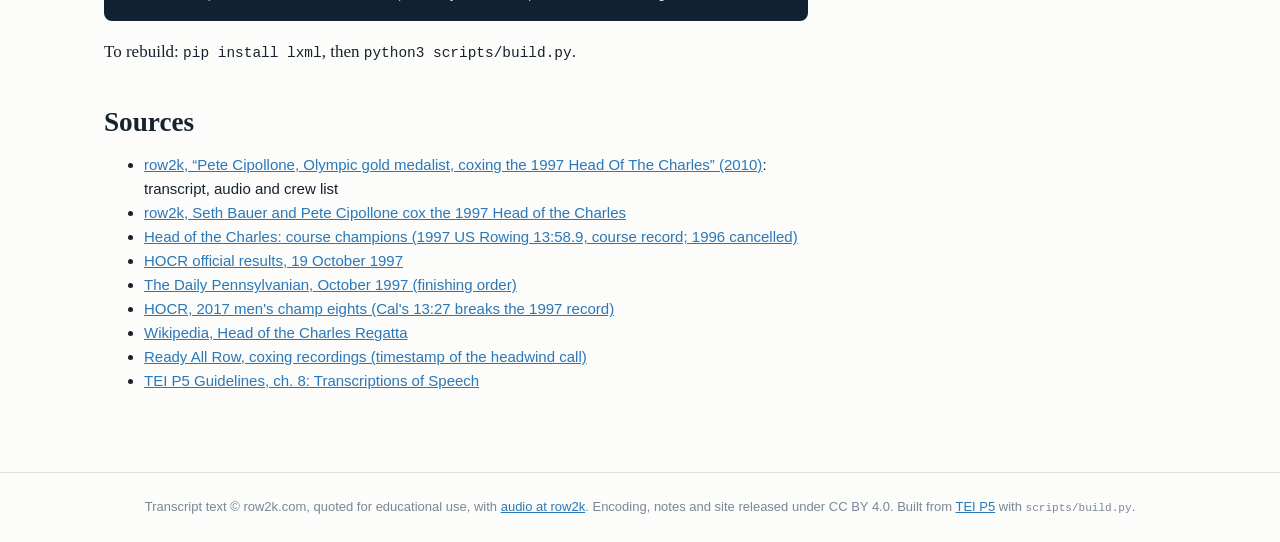
<file: about.html>
<!DOCTYPE html>
<html lang="en"><head><meta charset="utf-8"><meta name="viewport" content="width=device-width,initial-scale=1">
<title>About &amp; recommendations · Cipollone, HOCR 1997</title>
<meta name="description" content="A TEI digital edition of coxswain Pete Cipollone's recording from the record-breaking US Rowing men's eight at the 1997 Head of the Charles.">
<link rel="icon" href="data:image/svg+xml,%3Csvg xmlns=%22http://www.w3.org/2000/svg%22 viewBox=%220 0 16 16%22%3E%3Crect width=%2216%22 height=%2216%22 rx=%223%22 fill=%22%230e7c86%22/%3E%3Cpath d=%22M2 9h12%22 stroke=%22%23ff6b4a%22 stroke-width=%223%22/%3E%3C/svg%3E"><link rel="preconnect" href="https://fonts.googleapis.com"><link rel="preconnect" href="https://fonts.gstatic.com" crossorigin><link rel="stylesheet" href="https://fonts.googleapis.com/css2?family=DM+Serif+Display:ital@0;1&family=IBM+Plex+Sans:ital,wght@0,400;0,500;0,600;0,700;1,400;1,500&family=IBM+Plex+Mono:wght@500;700&display=swap"><link rel="stylesheet" href="assets/style.css"></head>
<body class="notes">
<a class="skip" href="#main">Skip to content</a>
<header class="mast"><div class="mast-inner"><a class="brand" href="index.html">Walk Away<small>HOCR 1997 · Coxswain recording</small></a><nav class="main" aria-label="Main"><a href="index.html">Edition</a><a href="crew-and-course.html">Crew & course</a><a href="analysis.html">Analysis</a><a href="about.html" aria-current=page>About & recommendations</a><a href="data/cipollone-hocr-1997.xml">TEI XML</a></nav></div></header>

<main id="main"><div class="prose">
<h2 style="margin-top:0">About this edition</h2>
<p>This is version 2.0 of a TEI P5 encoding of coxswain Pete Cipollone's in-boat recording from the US Rowing men's Championship Eight at the Head of the Charles Regatta on 19 October 1997. The crew started first, finished first in 13:58.9, and set a course record that lasted until 2017. row2k.com published the audio and transcript in 2010, with the audio digitized by Cipollone and Oli Rosenbladt.</p>
<p>Version 1.0, the original student encoding, is kept unchanged in <a href="original/cipollone-1997-original.xml"><code>original/</code></a>. Both versions validate against <code>tei_all</code>. The revision is about meaning, accuracy and reuse, not schema errors.</p>

<h2>Recommendations</h2>
<p class="muted">Items marked <span class="pill done">done</span> are carried out in this version. Items marked <span class="pill next">next</span> are proposed for future work.</p>

<div class="rec"><div class="n">1</div><div><h3>Correct the factual notes <span class="pill done">done</span></h3>
<p>The bow pair note placed the pair "in the very back of the boat". The bow pair are seats 1 and 2, at the front of the boat. The closing note called the regatta a "32 year old race" and gave no time. The 1997 race was the 32nd regatta, because 1996 was cancelled by a storm, and the official time was 13:58.9, a course record. The note "36 is their pace" now explains stroke rate in strokes per minute. Every correction is tagged <code>&lt;note type="correction"&gt;</code> and cites its source.</p></div></div>

<div class="rec"><div class="n">2</div><div><h3>Give the header real responsibility and source metadata <span class="pill done">done</span></h3>
<p><code>&lt;author&gt;NA&lt;/author&gt;</code> and the listing of Cipollone and Rosenbladt as editors are replaced with <code>&lt;respStmt&gt;</code> entries for speaker, digitizers, publisher and encoder. A full <code>&lt;bibl&gt;</code> records the row2k feature with its URL and date, and <code>&lt;recordingStmt&gt;</code> describes the audio. The header also adds a rights statement, <code>&lt;editionStmt&gt;</code> and <code>&lt;revisionDesc&gt;</code>.</p></div></div>

<div class="rec"><div class="n">3</div><div><h3>Encode speech as speech <span class="pill done">done</span></h3>
<p>The text is a recording, not prose, so <code>&lt;p&gt;</code> plus italic "stage directions" becomes the TEI spoken-text module. Each call is a <code>&lt;u who="#cipollone"&gt;</code>. Voice changes become <code>&lt;shift feature="voice" new="whisper"/&gt;</code>, and crowd noise and bridge echoes become <code>&lt;incident&gt;</code>. The starting official's words are no longer an anonymous italic paragraph. They are attributed with <code>who="#official"</code>.</p>
<pre>&lt;!-- 1.0 --&gt;
&lt;p&gt;&lt;hi rend="italic"&gt;(whispers)&lt;/hi&gt;&lt;/p&gt;
&lt;p&gt;Pushing, you're right on 36.&lt;/p&gt;

&lt;!-- 2.0 --&gt;
&lt;u who="#cipollone" ana="#ct-rate"&gt;&lt;shift feature="voice" new="whisper"/&gt;
  Pushing, you're right on &lt;measure type="strokeRate" unit="spm" quantity="36"&gt;36&lt;/measure&gt;.&lt;/u&gt;</pre></div></div>

<div class="rec"><div class="n">4</div><div><h3>Identify the people and places <span class="pill done">done</span></h3>
<p>row2k gives the crew bow to stern. <code>&lt;particDesc&gt;</code> now lists all nine people with seats and colleges, and each name in the transcript points to that list, nicknames included ("Philthy" is Phil Henry and "Giboon" is Jonathan Gibbons, both marked as editorial inferences). <code>&lt;settingDesc&gt;</code> lists the course bridges in order, which links the calls to the river. See <a href="crew-and-course.html">Crew &amp; course</a>.</p></div></div>

<div class="rec"><div class="n">5</div><div><h3>Use <code>@ana</code> and notes for what they are for <span class="pill done">done</span></h3>
<p>In 1.0, <code>@ana</code> held free-text comments such as <code>ana="what does five mean?"</code>. TEI defines <code>@ana</code> as pointers to interpretations. Those comments are now typed notes (<code>editorial</code>, <code>query</code>, <code>correction</code>, <code>context</code>), and <code>@ana</code> points to a seven-category <code>&lt;taxonomy&gt;</code> of call types. That makes the transcript filterable and countable.</p></div></div>

<div class="rec"><div class="n">6</div><div><h3>Move styling into the header <span class="pill done">done</span></h3>
<p>Values like <code>style="color #FFEF12"</code> and <code>style="font-size 24pt"</code> are not valid CSS, because they lack the colon. They are replaced with <code>&lt;rendition&gt;</code> definitions in <code>&lt;tagsDecl&gt;</code>, referenced with <code>rendition="#shout"</code> and <code>rendition="#context"</code>.</p></div></div>

<div class="rec"><div class="n">7</div><div><h3>Build a glossary instead of scattered footnotes <span class="pill done">done</span></h3>
<p>Twenty-five rowing terms are defined once in <code>&lt;back&gt;</code>, and each use points to them with <code>&lt;term ref="#gl-…"&gt;</code>. On the site they appear as hover and keyboard-focus tooltips. The 1.0 note on "Fi' chaa", where the note text ran into the transcript line, is fixed.</p></div></div>

<div class="rec"><div class="n">8</div><div><h3>Stop hotlinking images <span class="pill done">done</span></h3>
<p>One <code>&lt;graphic&gt;</code> pointed at a Britannica web page rather than an image file. The others hotlinked copyrighted photos from third-party sites. They are replaced with original SVG diagrams of the boat and course. Any photos added later should be openly licensed and carry a <code>&lt;figDesc&gt;</code> for screen readers.</p></div></div>

<div class="rec"><div class="n">9</div><div><h3>State a consistent profanity policy <span class="pill done">done</span></h3>
<p>1.0 censored some words but not others. row2k left the profanity in deliberately. The policy is now declared in <code>&lt;editorialDecl&gt;</code>, every expletive is marked <code>&lt;seg type="expletive"&gt;</code>, and readers can mask them with a toggle, which suits classroom use.</p></div></div>

<div class="rec"><div class="n">10</div><div><h3>Turn the encoding into data <span class="pill done">done</span></h3>
<p>Stroke rates, elapsed times and distances are encoded with <code>&lt;measure&gt;</code>. <code>scripts/build.py</code> builds every page of this site from the TEI, including the <a href="analysis.html">analysis charts</a>, so the site cannot drift from the XML.</p></div></div>

<div class="rec"><div class="n">11</div><div><h3>Synchronize with the audio <span class="pill next">next</span></h3>
<p>Ask row2k for permission, then add a <code>&lt;timeline&gt;</code> with <code>@start</code> and <code>@end</code> on each <code>&lt;u&gt;</code> so the edition can highlight the line being spoken. A first anchor is already known: the "here comes a headwind" call is at 15:53 of the full recording. row2k has had an unauthorized copy of the audio removed from YouTube, so link to the audio rather than rehosting it.</p></div></div>

<div class="rec"><div class="n">12</div><div><h3>Encode the full 27 minutes <span class="pill next">next</span></h3>
<p>This excerpt stops at 12:40. The full row2k transcript includes the row to the start, the officials' clock confusion and the finish, where the cox calls 14:03 against the official 13:58.9. That gap between the two times deserves an editorial note.</p></div></div>

<div class="rec"><div class="n">13</div><div><h3>Add a comparison text <span class="pill next">next</span></h3>
<p>row2k also published Seth Bauer's recording from the same day, coxing the ten-year reunion of the 1987 world champion eight. Encoding it with the same taxonomy would allow a real comparison of two elite coxswains.</p></div></div>

<div class="rec"><div class="n">14</div><div><h3>Resolve the open queries <span class="pill next">next</span></h3>
<p>Several readings remain uncertain: "A** to ankles", "speed five", which turn "the big dog" refers to, and the two nicknames. A short email or oral-history interview with Cipollone or a crew member could settle them. Record the answers with <code>@resp</code> and <code>@cert</code>.</p></div></div>

<div class="rec"><div class="n">15</div><div><h3>Code every call, and check agreement <span class="pill next">next</span></h3>
<p>Pure rhythm calls ("Push, send") are still uncoded. Coding all of them, with a second coder working independently, would make the call-type counts publishable.</p></div></div>

<div class="rec"><div class="n">16</div><div><h3>Automate quality checks <span class="pill next">next</span></h3>
<p>Add a Schematron rule that every <code>@ref</code> and <code>@who</code> resolves to an <code>@xml:id</code>, and a GitHub Actions workflow that validates the TEI and rebuilds the site on every push.</p></div></div>

<div class="rec"><div class="n">17</div><div><h3>Map the course <span class="pill next">next</span></h3>
<p>Replace the schematic with a real map, such as GeoJSON with Leaflet. Give each bridge <code>&lt;geo&gt;</code> coordinates and place markers where each call was made.</p></div></div>

<h2>Repository layout</h2>
<pre>data/cipollone-hocr-1997.xml     revised TEI P5 edition (source of truth)
data/stats.json                  figures computed from the TEI
original/cipollone-1997-original.xml   version 1.0, unchanged
scripts/build.py                 builds all HTML pages from the TEI
scripts/about.fragment.html      this page's content
assets/style.css, assets/site.js
index.html, crew-and-course.html, analysis.html, about.html   generated</pre>
<p>To rebuild: <code>pip install lxml</code>, then <code>python3 scripts/build.py</code>.</p>

<h2>Sources</h2>
<ul style="font-family:var(--sans);font-size:15px">
<li><a href="https://www.row2k.com/features/488/pete-cipollone-olympic-gold-medalist-coxing-the-1997-head-of-the-charles/">row2k, “Pete Cipollone, Olympic gold medalist, coxing the 1997 Head Of The Charles” (2010)</a>: transcript, audio and crew list</li>
<li><a href="https://www.row2k.com/features/489/seth-bauer-and-pete-cipollone-cox-the-1997-head-of-the-charles/">row2k, Seth Bauer and Pete Cipollone cox the 1997 Head of the Charles</a></li>
<li><a href="https://hocr.org/?p=185">Head of the Charles: course champions (1997 US Rowing 13:58.9, course record; 1996 cancelled)</a></li>
<li><a href="https://www.hocr.org/wp-content/uploads/2019/06/1997-Results.pdf">HOCR official results, 19 October 1997</a></li>
<li><a href="https://www.thedp.com/article/1997/10/crews_just_average_at_head_of_charles">The Daily Pennsylvanian, October 1997 (finishing order)</a></li>
<li><a href="https://www.hocr.org/10-22-17-mens-champ-eights">HOCR, 2017 men's champ eights (Cal's 13:27 breaks the 1997 record)</a></li>
<li><a href="https://en.wikipedia.org/wiki/Head_of_the_Charles_Regatta">Wikipedia, Head of the Charles Regatta</a></li>
<li><a href="https://readyallrow.org/?p=14199">Ready All Row, coxing recordings (timestamp of the headwind call)</a></li>
<li><a href="https://tei-c.org/release/doc/tei-p5-doc/en/html/TS.html">TEI P5 Guidelines, ch. 8: Transcriptions of Speech</a></li>
</ul>
</div>
</main>
<footer>Transcript text © row2k.com, quoted for educational use, with <a href="https://www.row2k.com/features/488/pete-cipollone-olympic-gold-medalist-coxing-the-1997-head-of-the-charles/">audio at row2k</a>. Encoding, notes and site released under CC BY 4.0. Built from <a href="data/cipollone-hocr-1997.xml">TEI P5</a> with <code>scripts/build.py</code>.</footer>
<div id="tip" role="tooltip"></div>
<script src="assets/site.js"></script>
</body></html>
</file>
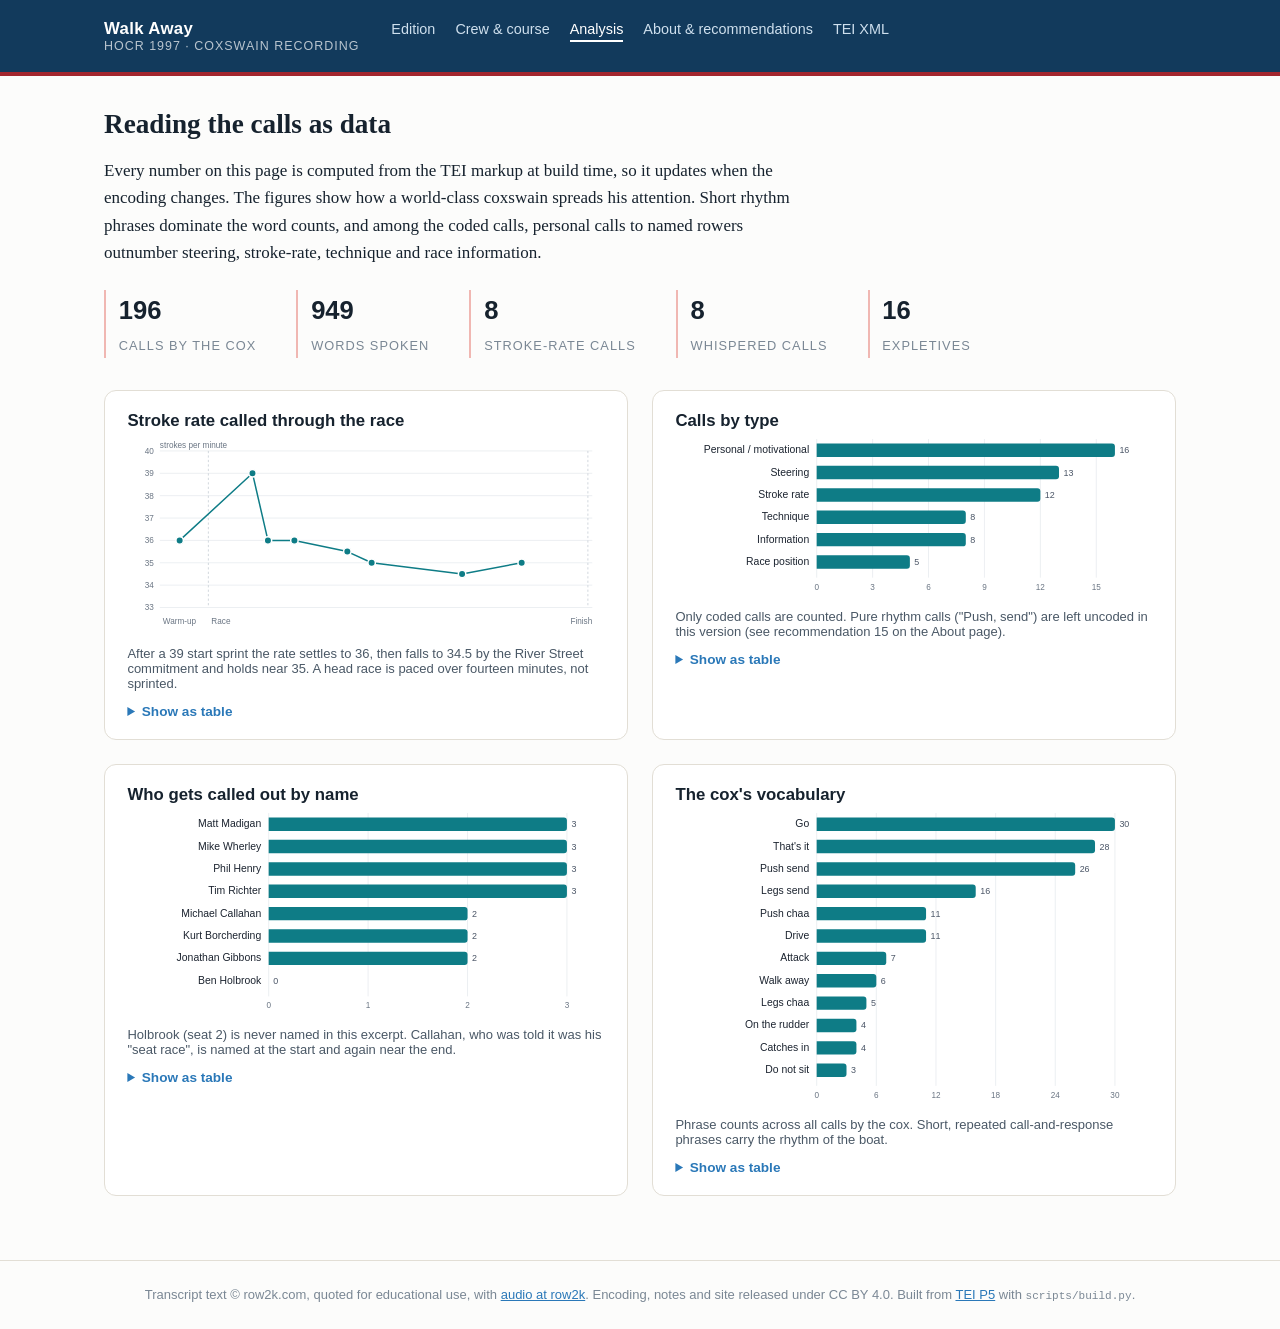
<file: analysis.html>
<!DOCTYPE html>
<html lang="en"><head><meta charset="utf-8"><meta name="viewport" content="width=device-width,initial-scale=1">
<title>Analysis · Cipollone, HOCR 1997</title>
<meta name="description" content="A TEI digital edition of coxswain Pete Cipollone's recording from the record-breaking US Rowing men's eight at the 1997 Head of the Charles.">
<link rel="icon" href="data:image/svg+xml,%3Csvg xmlns=%22http://www.w3.org/2000/svg%22 viewBox=%220 0 16 16%22%3E%3Crect width=%2216%22 height=%2216%22 rx=%223%22 fill=%22%230e7c86%22/%3E%3Cpath d=%22M2 9h12%22 stroke=%22%23ff6b4a%22 stroke-width=%223%22/%3E%3C/svg%3E"><link rel="preconnect" href="https://fonts.googleapis.com"><link rel="preconnect" href="https://fonts.gstatic.com" crossorigin><link rel="stylesheet" href="https://fonts.googleapis.com/css2?family=DM+Serif+Display:ital@0;1&family=IBM+Plex+Sans:ital,wght@0,400;0,500;0,600;0,700;1,400;1,500&family=IBM+Plex+Mono:wght@500;700&display=swap"><link rel="stylesheet" href="assets/style.css"></head>
<body class="notes">
<a class="skip" href="#main">Skip to content</a>
<header class="mast"><div class="mast-inner"><a class="brand" href="index.html">Walk Away<small>HOCR 1997 · Coxswain recording</small></a><nav class="main" aria-label="Main"><a href="index.html">Edition</a><a href="crew-and-course.html">Crew & course</a><a href="analysis.html" aria-current=page>Analysis</a><a href="about.html">About & recommendations</a><a href="data/cipollone-hocr-1997.xml">TEI XML</a></nav></div></header>

<main id="main"><div class="prose"><h2 style="margin-top:0">Reading the calls as data</h2>
<p>Every number on this page is computed from the TEI markup at build time, so it updates when the encoding changes. The figures show how a world-class coxswain spreads his attention. Short rhythm phrases dominate the word counts, and among the coded calls, personal calls to named rowers outnumber steering, stroke-rate, technique and race information.</p></div>
<div class="facts" style="color:var(--ink);margin:1.5rem 0 2rem">
<div><b>196</b><span style="color:var(--ink-3)">Calls by the cox</span></div>
<div><b>949</b><span style="color:var(--ink-3)">Words spoken</span></div>
<div><b>8</b><span style="color:var(--ink-3)">Stroke-rate calls</span></div>
<div><b>8</b><span style="color:var(--ink-3)">Whispered calls</span></div>
<div><b>16</b><span style="color:var(--ink-3)">Expletives</span></div></div>
<div class="grid2">
<div class="card chart"><h3>Stroke rate called through the race</h3><svg viewBox="0 0 640 260" role="img" aria-label="Stroke rate called over the course of the recording"><line x1="44" x2="624" y1="226.0" y2="226.0" stroke="#e6eaee"/><text x="36" y="230.0" font-size="11" fill="#6b7684" text-anchor="end">33</text><line x1="44" x2="624" y1="196.0" y2="196.0" stroke="#e6eaee"/><text x="36" y="200.0" font-size="11" fill="#6b7684" text-anchor="end">34</text><line x1="44" x2="624" y1="166.0" y2="166.0" stroke="#e6eaee"/><text x="36" y="170.0" font-size="11" fill="#6b7684" text-anchor="end">35</text><line x1="44" x2="624" y1="136.0" y2="136.0" stroke="#e6eaee"/><text x="36" y="140.0" font-size="11" fill="#6b7684" text-anchor="end">36</text><line x1="44" x2="624" y1="106.0" y2="106.0" stroke="#e6eaee"/><text x="36" y="110.0" font-size="11" fill="#6b7684" text-anchor="end">37</text><line x1="44" x2="624" y1="76.0" y2="76.0" stroke="#e6eaee"/><text x="36" y="80.0" font-size="11" fill="#6b7684" text-anchor="end">38</text><line x1="44" x2="624" y1="46.0" y2="46.0" stroke="#e6eaee"/><text x="36" y="50.0" font-size="11" fill="#6b7684" text-anchor="end">39</text><line x1="44" x2="624" y1="16.0" y2="16.0" stroke="#e6eaee"/><text x="36" y="20.0" font-size="11" fill="#6b7684" text-anchor="end">40</text><text x="48.0" y="248" font-size="11" fill="#6b7684" text-anchor="start">Warm-up</text><line x1="109.1" x2="109.1" y1="16" y2="226" stroke="#c3cbd3" stroke-dasharray="3 3"/><text x="113.1" y="248" font-size="11" fill="#6b7684" text-anchor="start">Race</text><line x1="618.1" x2="618.1" y1="16" y2="226" stroke="#c3cbd3" stroke-dasharray="3 3"/><text x="624.0" y="248" font-size="11" fill="#6b7684" text-anchor="end">Finish</text><polyline points="70.6,136.0 168.3,46.0 189.0,136.0 224.5,136.0 295.5,151.0 328.1,166.0 449.4,181.0 529.3,166.0" fill="none" stroke="#0e7c86" stroke-width="2" stroke-linejoin="round"/><g class="dot" data-tip="Utterance 10: 36 spm. “One, we&#x27;re at 36”"><circle cx="70.6" cy="136.0" r="12" fill="transparent"/><circle cx="70.6" cy="136.0" r="5" fill="#0e7c86" stroke="#fff" stroke-width="2"/></g><g class="dot" data-tip="Utterance 43: 39 spm. “39!”"><circle cx="168.3" cy="46.0" r="12" fill="transparent"/><circle cx="168.3" cy="46.0" r="5" fill="#0e7c86" stroke="#fff" stroke-width="2"/></g><g class="dot" data-tip="Utterance 50: 36 spm. “36, good. One part drive...”"><circle cx="189.0" cy="136.0" r="12" fill="transparent"/><circle cx="189.0" cy="136.0" r="5" fill="#0e7c86" stroke="#fff" stroke-width="2"/></g><g class="dot" data-tip="Utterance 62: 36 spm. “Pushing, you&#x27;re right on 36.”"><circle cx="224.5" cy="136.0" r="12" fill="transparent"/><circle cx="224.5" cy="136.0" r="5" fill="#0e7c86" stroke="#fff" stroke-width="2"/></g><g class="dot" data-tip="Utterance 86: 35.5 spm. “35 and a half, catches stay in, stay in.”"><circle cx="295.5" cy="151.0" r="12" fill="transparent"/><circle cx="295.5" cy="151.0" r="5" fill="#0e7c86" stroke="#fff" stroke-width="2"/></g><g class="dot" data-tip="Utterance 97: 35 spm. “Five, 35. Catches in, that&#x27;s it. Catches in.”"><circle cx="328.1" cy="166.0" r="12" fill="transparent"/><circle cx="328.1" cy="166.0" r="5" fill="#0e7c86" stroke="#fff" stroke-width="2"/></g><g class="dot" data-tip="Utterance 138: 34.5 spm. “Catches in, 34 and a half. Who&#x27;s going to assault?”"><circle cx="449.4" cy="181.0" r="12" fill="transparent"/><circle cx="449.4" cy="181.0" r="5" fill="#0e7c86" stroke="#fff" stroke-width="2"/></g><g class="dot" data-tip="Utterance 165: 35 spm. “Driving, that&#x27;s it, starboards attack it, cadence is 35, good! Going, ”"><circle cx="529.3" cy="166.0" r="12" fill="transparent"/><circle cx="529.3" cy="166.0" r="5" fill="#0e7c86" stroke="#fff" stroke-width="2"/></g><text x="44" y="12" font-size="11" fill="#6b7684">strokes per minute</text></svg>
<p class="muted" style="font:13px var(--sans)">After a 39 start sprint the rate settles to 36, then falls to 34.5 by the River Street commitment and holds near 35. A head race is paced over fourteen minutes, not sprinted.</p>
<details class="tbl"><summary>Show as table</summary><table><thead><tr><th>Position</th><th class="num">spm</th></tr></thead><tbody><tr><td>Utterance 10</td><td class='num'>36</td></tr><tr><td>Utterance 43</td><td class='num'>39</td></tr><tr><td>Utterance 50</td><td class='num'>36</td></tr><tr><td>Utterance 62</td><td class='num'>36</td></tr><tr><td>Utterance 86</td><td class='num'>35.5</td></tr><tr><td>Utterance 97</td><td class='num'>35</td></tr><tr><td>Utterance 138</td><td class='num'>34.5</td></tr><tr><td>Utterance 165</td><td class='num'>35</td></tr></tbody></table></details></div>
<div class="card chart"><h3>Calls by type</h3><svg viewBox="0 0 640 210" role="img" aria-label="Calls by type"><line x1="190.0" x2="190.0" y1="0" y2="186" stroke="#e6eaee"/><text x="190.0" y="202" font-size="11" fill="#6b7684" text-anchor="middle">0</text><line x1="265.0" x2="265.0" y1="0" y2="186" stroke="#e6eaee"/><text x="265.0" y="202" font-size="11" fill="#6b7684" text-anchor="middle">3</text><line x1="340.0" x2="340.0" y1="0" y2="186" stroke="#e6eaee"/><text x="340.0" y="202" font-size="11" fill="#6b7684" text-anchor="middle">6</text><line x1="415.0" x2="415.0" y1="0" y2="186" stroke="#e6eaee"/><text x="415.0" y="202" font-size="11" fill="#6b7684" text-anchor="middle">9</text><line x1="490.0" x2="490.0" y1="0" y2="186" stroke="#e6eaee"/><text x="490.0" y="202" font-size="11" fill="#6b7684" text-anchor="middle">12</text><line x1="565.0" x2="565.0" y1="0" y2="186" stroke="#e6eaee"/><text x="565.0" y="202" font-size="11" fill="#6b7684" text-anchor="middle">15</text><text x="180" y="19" font-size="14" fill="#1c2430" text-anchor="end">Personal / motivational</text><g class="bar" data-tip="Personal / motivational: 16 utterances. Personal and motivational calls to named rowers"><rect x="190" y="3" width="450" height="28" fill="transparent"/><path d="M190,6 h396.0 a4,4 0 0 1 4,4 v10 a4,4 0 0 1 -4,4 h-396.0 z" fill="#0e7c86"/></g><text x="596.0" y="19" font-size="12" fill="#4a5566">16</text><text x="180" y="49" font-size="14" fill="#1c2430" text-anchor="end">Steering</text><g class="bar" data-tip="Steering: 13 utterances. Steering and course calls (on the rudder)"><rect x="190" y="33" width="450" height="28" fill="transparent"/><path d="M190,36 h321.0 a4,4 0 0 1 4,4 v10 a4,4 0 0 1 -4,4 h-321.0 z" fill="#0e7c86"/></g><text x="521.0" y="49" font-size="12" fill="#4a5566">13</text><text x="180" y="79" font-size="14" fill="#1c2430" text-anchor="end">Stroke rate</text><g class="bar" data-tip="Stroke rate: 12 utterances. Stroke-rate and shift calls"><rect x="190" y="63" width="450" height="28" fill="transparent"/><path d="M190,66 h296.0 a4,4 0 0 1 4,4 v10 a4,4 0 0 1 -4,4 h-296.0 z" fill="#0e7c86"/></g><text x="496.0" y="79" font-size="12" fill="#4a5566">12</text><text x="180" y="109" font-size="14" fill="#1c2430" text-anchor="end">Technique</text><g class="bar" data-tip="Technique: 8 utterances. Technical calls (catches in, sit up, sharp and clean)"><rect x="190" y="93" width="450" height="28" fill="transparent"/><path d="M190,96 h196.0 a4,4 0 0 1 4,4 v10 a4,4 0 0 1 -4,4 h-196.0 z" fill="#0e7c86"/></g><text x="396.0" y="109" font-size="12" fill="#4a5566">8</text><text x="180" y="139" font-size="14" fill="#1c2430" text-anchor="end">Information</text><g class="bar" data-tip="Information: 8 utterances. Information calls (time elapsed, distance, conditions)"><rect x="190" y="123" width="450" height="28" fill="transparent"/><path d="M190,126 h196.0 a4,4 0 0 1 4,4 v10 a4,4 0 0 1 -4,4 h-196.0 z" fill="#0e7c86"/></g><text x="396.0" y="139" font-size="12" fill="#4a5566">8</text><text x="180" y="169" font-size="14" fill="#1c2430" text-anchor="end">Race position</text><g class="bar" data-tip="Race position: 5 utterances. Race-position calls (walking away, other crews)"><rect x="190" y="153" width="450" height="28" fill="transparent"/><path d="M190,156 h121.0 a4,4 0 0 1 4,4 v10 a4,4 0 0 1 -4,4 h-121.0 z" fill="#0e7c86"/></g><text x="321.0" y="169" font-size="12" fill="#4a5566">5</text></svg>
<p class="muted" style="font:13px var(--sans)">Only coded calls are counted. Pure rhythm calls ("Push, send") are left uncoded in this version (see recommendation 15 on the About page).</p>
<details class="tbl"><summary>Show as table</summary><table><thead><tr><th>Call type</th><th class="num">Utterances</th></tr></thead><tbody><tr><td>Personal / motivational</td><td class='num'>16</td></tr><tr><td>Steering</td><td class='num'>13</td></tr><tr><td>Stroke rate</td><td class='num'>12</td></tr><tr><td>Technique</td><td class='num'>8</td></tr><tr><td>Information</td><td class='num'>8</td></tr><tr><td>Race position</td><td class='num'>5</td></tr></tbody></table></details></div>
<div class="card chart"><h3>Who gets called out by name</h3><svg viewBox="0 0 640 270" role="img" aria-label="Mentions per rower"><line x1="190.0" x2="190.0" y1="0" y2="246" stroke="#e6eaee"/><text x="190.0" y="262" font-size="11" fill="#6b7684" text-anchor="middle">0</text><line x1="323.3" x2="323.3" y1="0" y2="246" stroke="#e6eaee"/><text x="323.3" y="262" font-size="11" fill="#6b7684" text-anchor="middle">1</text><line x1="456.7" x2="456.7" y1="0" y2="246" stroke="#e6eaee"/><text x="456.7" y="262" font-size="11" fill="#6b7684" text-anchor="middle">2</text><line x1="590.0" x2="590.0" y1="0" y2="246" stroke="#e6eaee"/><text x="590.0" y="262" font-size="11" fill="#6b7684" text-anchor="middle">3</text><text x="180" y="19" font-size="14" fill="#1c2430" text-anchor="end">Matt Madigan</text><g class="bar" data-tip="Matt Madigan: named 3 times"><rect x="190" y="3" width="450" height="28" fill="transparent"/><path d="M190,6 h396.0 a4,4 0 0 1 4,4 v10 a4,4 0 0 1 -4,4 h-396.0 z" fill="#0e7c86"/></g><text x="596.0" y="19" font-size="12" fill="#4a5566">3</text><text x="180" y="49" font-size="14" fill="#1c2430" text-anchor="end">Mike Wherley</text><g class="bar" data-tip="Mike Wherley: named 3 times"><rect x="190" y="33" width="450" height="28" fill="transparent"/><path d="M190,36 h396.0 a4,4 0 0 1 4,4 v10 a4,4 0 0 1 -4,4 h-396.0 z" fill="#0e7c86"/></g><text x="596.0" y="49" font-size="12" fill="#4a5566">3</text><text x="180" y="79" font-size="14" fill="#1c2430" text-anchor="end">Phil Henry</text><g class="bar" data-tip="Phil Henry: named 3 times"><rect x="190" y="63" width="450" height="28" fill="transparent"/><path d="M190,66 h396.0 a4,4 0 0 1 4,4 v10 a4,4 0 0 1 -4,4 h-396.0 z" fill="#0e7c86"/></g><text x="596.0" y="79" font-size="12" fill="#4a5566">3</text><text x="180" y="109" font-size="14" fill="#1c2430" text-anchor="end">Tim Richter</text><g class="bar" data-tip="Tim Richter: named 3 times"><rect x="190" y="93" width="450" height="28" fill="transparent"/><path d="M190,96 h396.0 a4,4 0 0 1 4,4 v10 a4,4 0 0 1 -4,4 h-396.0 z" fill="#0e7c86"/></g><text x="596.0" y="109" font-size="12" fill="#4a5566">3</text><text x="180" y="139" font-size="14" fill="#1c2430" text-anchor="end">Michael Callahan</text><g class="bar" data-tip="Michael Callahan: named 2 times"><rect x="190" y="123" width="450" height="28" fill="transparent"/><path d="M190,126 h262.7 a4,4 0 0 1 4,4 v10 a4,4 0 0 1 -4,4 h-262.7 z" fill="#0e7c86"/></g><text x="462.7" y="139" font-size="12" fill="#4a5566">2</text><text x="180" y="169" font-size="14" fill="#1c2430" text-anchor="end">Kurt Borcherding</text><g class="bar" data-tip="Kurt Borcherding: named 2 times"><rect x="190" y="153" width="450" height="28" fill="transparent"/><path d="M190,156 h262.7 a4,4 0 0 1 4,4 v10 a4,4 0 0 1 -4,4 h-262.7 z" fill="#0e7c86"/></g><text x="462.7" y="169" font-size="12" fill="#4a5566">2</text><text x="180" y="199" font-size="14" fill="#1c2430" text-anchor="end">Jonathan Gibbons</text><g class="bar" data-tip="Jonathan Gibbons: named 2 times"><rect x="190" y="183" width="450" height="28" fill="transparent"/><path d="M190,186 h262.7 a4,4 0 0 1 4,4 v10 a4,4 0 0 1 -4,4 h-262.7 z" fill="#0e7c86"/></g><text x="462.7" y="199" font-size="12" fill="#4a5566">2</text><text x="180" y="229" font-size="14" fill="#1c2430" text-anchor="end">Ben Holbrook</text><g class="bar" data-tip="Ben Holbrook: named 0 times"><rect x="190" y="213" width="450" height="28" fill="transparent"/></g><text x="196.0" y="229" font-size="12" fill="#4a5566">0</text></svg>
<p class="muted" style="font:13px var(--sans)">Holbrook (seat 2) is never named in this excerpt. Callahan, who was told it was his "seat race", is named at the start and again near the end.</p>
<details class="tbl"><summary>Show as table</summary><table><thead><tr><th>Rower</th><th class="num">Times named</th></tr></thead><tbody><tr><td>Matt Madigan</td><td class='num'>3</td></tr><tr><td>Mike Wherley</td><td class='num'>3</td></tr><tr><td>Phil Henry</td><td class='num'>3</td></tr><tr><td>Tim Richter</td><td class='num'>3</td></tr><tr><td>Michael Callahan</td><td class='num'>2</td></tr><tr><td>Kurt Borcherding</td><td class='num'>2</td></tr><tr><td>Jonathan Gibbons</td><td class='num'>2</td></tr><tr><td>Ben Holbrook</td><td class='num'>0</td></tr></tbody></table></details></div>
<div class="card chart"><h3>The cox's vocabulary</h3><svg viewBox="0 0 640 390" role="img" aria-label="Most frequent call phrases"><line x1="190.0" x2="190.0" y1="0" y2="366" stroke="#e6eaee"/><text x="190.0" y="382" font-size="11" fill="#6b7684" text-anchor="middle">0</text><line x1="270.0" x2="270.0" y1="0" y2="366" stroke="#e6eaee"/><text x="270.0" y="382" font-size="11" fill="#6b7684" text-anchor="middle">6</text><line x1="350.0" x2="350.0" y1="0" y2="366" stroke="#e6eaee"/><text x="350.0" y="382" font-size="11" fill="#6b7684" text-anchor="middle">12</text><line x1="430.0" x2="430.0" y1="0" y2="366" stroke="#e6eaee"/><text x="430.0" y="382" font-size="11" fill="#6b7684" text-anchor="middle">18</text><line x1="510.0" x2="510.0" y1="0" y2="366" stroke="#e6eaee"/><text x="510.0" y="382" font-size="11" fill="#6b7684" text-anchor="middle">24</text><line x1="590.0" x2="590.0" y1="0" y2="366" stroke="#e6eaee"/><text x="590.0" y="382" font-size="11" fill="#6b7684" text-anchor="middle">30</text><text x="180" y="19" font-size="14" fill="#1c2430" text-anchor="end">Go</text><g class="bar" data-tip="“go”: 30 times"><rect x="190" y="3" width="450" height="28" fill="transparent"/><path d="M190,6 h396.0 a4,4 0 0 1 4,4 v10 a4,4 0 0 1 -4,4 h-396.0 z" fill="#0e7c86"/></g><text x="596.0" y="19" font-size="12" fill="#4a5566">30</text><text x="180" y="49" font-size="14" fill="#1c2430" text-anchor="end">That&#x27;s it</text><g class="bar" data-tip="“that&#x27;s it”: 28 times"><rect x="190" y="33" width="450" height="28" fill="transparent"/><path d="M190,36 h369.3 a4,4 0 0 1 4,4 v10 a4,4 0 0 1 -4,4 h-369.3 z" fill="#0e7c86"/></g><text x="569.3" y="49" font-size="12" fill="#4a5566">28</text><text x="180" y="79" font-size="14" fill="#1c2430" text-anchor="end">Push send</text><g class="bar" data-tip="“push send”: 26 times"><rect x="190" y="63" width="450" height="28" fill="transparent"/><path d="M190,66 h342.7 a4,4 0 0 1 4,4 v10 a4,4 0 0 1 -4,4 h-342.7 z" fill="#0e7c86"/></g><text x="542.7" y="79" font-size="12" fill="#4a5566">26</text><text x="180" y="109" font-size="14" fill="#1c2430" text-anchor="end">Legs send</text><g class="bar" data-tip="“legs send”: 16 times"><rect x="190" y="93" width="450" height="28" fill="transparent"/><path d="M190,96 h209.3 a4,4 0 0 1 4,4 v10 a4,4 0 0 1 -4,4 h-209.3 z" fill="#0e7c86"/></g><text x="409.3" y="109" font-size="12" fill="#4a5566">16</text><text x="180" y="139" font-size="14" fill="#1c2430" text-anchor="end">Push chaa</text><g class="bar" data-tip="“push chaa”: 11 times"><rect x="190" y="123" width="450" height="28" fill="transparent"/><path d="M190,126 h142.7 a4,4 0 0 1 4,4 v10 a4,4 0 0 1 -4,4 h-142.7 z" fill="#0e7c86"/></g><text x="342.7" y="139" font-size="12" fill="#4a5566">11</text><text x="180" y="169" font-size="14" fill="#1c2430" text-anchor="end">Drive</text><g class="bar" data-tip="“drive”: 11 times"><rect x="190" y="153" width="450" height="28" fill="transparent"/><path d="M190,156 h142.7 a4,4 0 0 1 4,4 v10 a4,4 0 0 1 -4,4 h-142.7 z" fill="#0e7c86"/></g><text x="342.7" y="169" font-size="12" fill="#4a5566">11</text><text x="180" y="199" font-size="14" fill="#1c2430" text-anchor="end">Attack</text><g class="bar" data-tip="“attack”: 7 times"><rect x="190" y="183" width="450" height="28" fill="transparent"/><path d="M190,186 h89.3 a4,4 0 0 1 4,4 v10 a4,4 0 0 1 -4,4 h-89.3 z" fill="#0e7c86"/></g><text x="289.3" y="199" font-size="12" fill="#4a5566">7</text><text x="180" y="229" font-size="14" fill="#1c2430" text-anchor="end">Walk away</text><g class="bar" data-tip="“walk away”: 6 times"><rect x="190" y="213" width="450" height="28" fill="transparent"/><path d="M190,216 h76.0 a4,4 0 0 1 4,4 v10 a4,4 0 0 1 -4,4 h-76.0 z" fill="#0e7c86"/></g><text x="276.0" y="229" font-size="12" fill="#4a5566">6</text><text x="180" y="259" font-size="14" fill="#1c2430" text-anchor="end">Legs chaa</text><g class="bar" data-tip="“legs chaa”: 5 times"><rect x="190" y="243" width="450" height="28" fill="transparent"/><path d="M190,246 h62.7 a4,4 0 0 1 4,4 v10 a4,4 0 0 1 -4,4 h-62.7 z" fill="#0e7c86"/></g><text x="262.7" y="259" font-size="12" fill="#4a5566">5</text><text x="180" y="289" font-size="14" fill="#1c2430" text-anchor="end">On the rudder</text><g class="bar" data-tip="“on the rudder”: 4 times"><rect x="190" y="273" width="450" height="28" fill="transparent"/><path d="M190,276 h49.3 a4,4 0 0 1 4,4 v10 a4,4 0 0 1 -4,4 h-49.3 z" fill="#0e7c86"/></g><text x="249.3" y="289" font-size="12" fill="#4a5566">4</text><text x="180" y="319" font-size="14" fill="#1c2430" text-anchor="end">Catches in</text><g class="bar" data-tip="“catches in”: 4 times"><rect x="190" y="303" width="450" height="28" fill="transparent"/><path d="M190,306 h49.3 a4,4 0 0 1 4,4 v10 a4,4 0 0 1 -4,4 h-49.3 z" fill="#0e7c86"/></g><text x="249.3" y="319" font-size="12" fill="#4a5566">4</text><text x="180" y="349" font-size="14" fill="#1c2430" text-anchor="end">Do not sit</text><g class="bar" data-tip="“do not sit”: 3 times"><rect x="190" y="333" width="450" height="28" fill="transparent"/><path d="M190,336 h36.0 a4,4 0 0 1 4,4 v10 a4,4 0 0 1 -4,4 h-36.0 z" fill="#0e7c86"/></g><text x="236.0" y="349" font-size="12" fill="#4a5566">3</text></svg>
<p class="muted" style="font:13px var(--sans)">Phrase counts across all calls by the cox. Short, repeated call-and-response phrases carry the rhythm of the boat.</p>
<details class="tbl"><summary>Show as table</summary><table><thead><tr><th>Phrase</th><th class="num">Times</th></tr></thead><tbody><tr><td>Go</td><td class='num'>30</td></tr><tr><td>That&#x27;s it</td><td class='num'>28</td></tr><tr><td>Push send</td><td class='num'>26</td></tr><tr><td>Legs send</td><td class='num'>16</td></tr><tr><td>Push chaa</td><td class='num'>11</td></tr><tr><td>Drive</td><td class='num'>11</td></tr><tr><td>Attack</td><td class='num'>7</td></tr><tr><td>Walk away</td><td class='num'>6</td></tr><tr><td>Legs chaa</td><td class='num'>5</td></tr><tr><td>On the rudder</td><td class='num'>4</td></tr><tr><td>Catches in</td><td class='num'>4</td></tr><tr><td>Do not sit</td><td class='num'>3</td></tr></tbody></table></details></div>
</div></main>
<footer>Transcript text © row2k.com, quoted for educational use, with <a href="https://www.row2k.com/features/488/pete-cipollone-olympic-gold-medalist-coxing-the-1997-head-of-the-charles/">audio at row2k</a>. Encoding, notes and site released under CC BY 4.0. Built from <a href="data/cipollone-hocr-1997.xml">TEI P5</a> with <code>scripts/build.py</code>.</footer>
<div id="tip" role="tooltip"></div>
<script src="assets/site.js"></script>
</body></html>
</file>
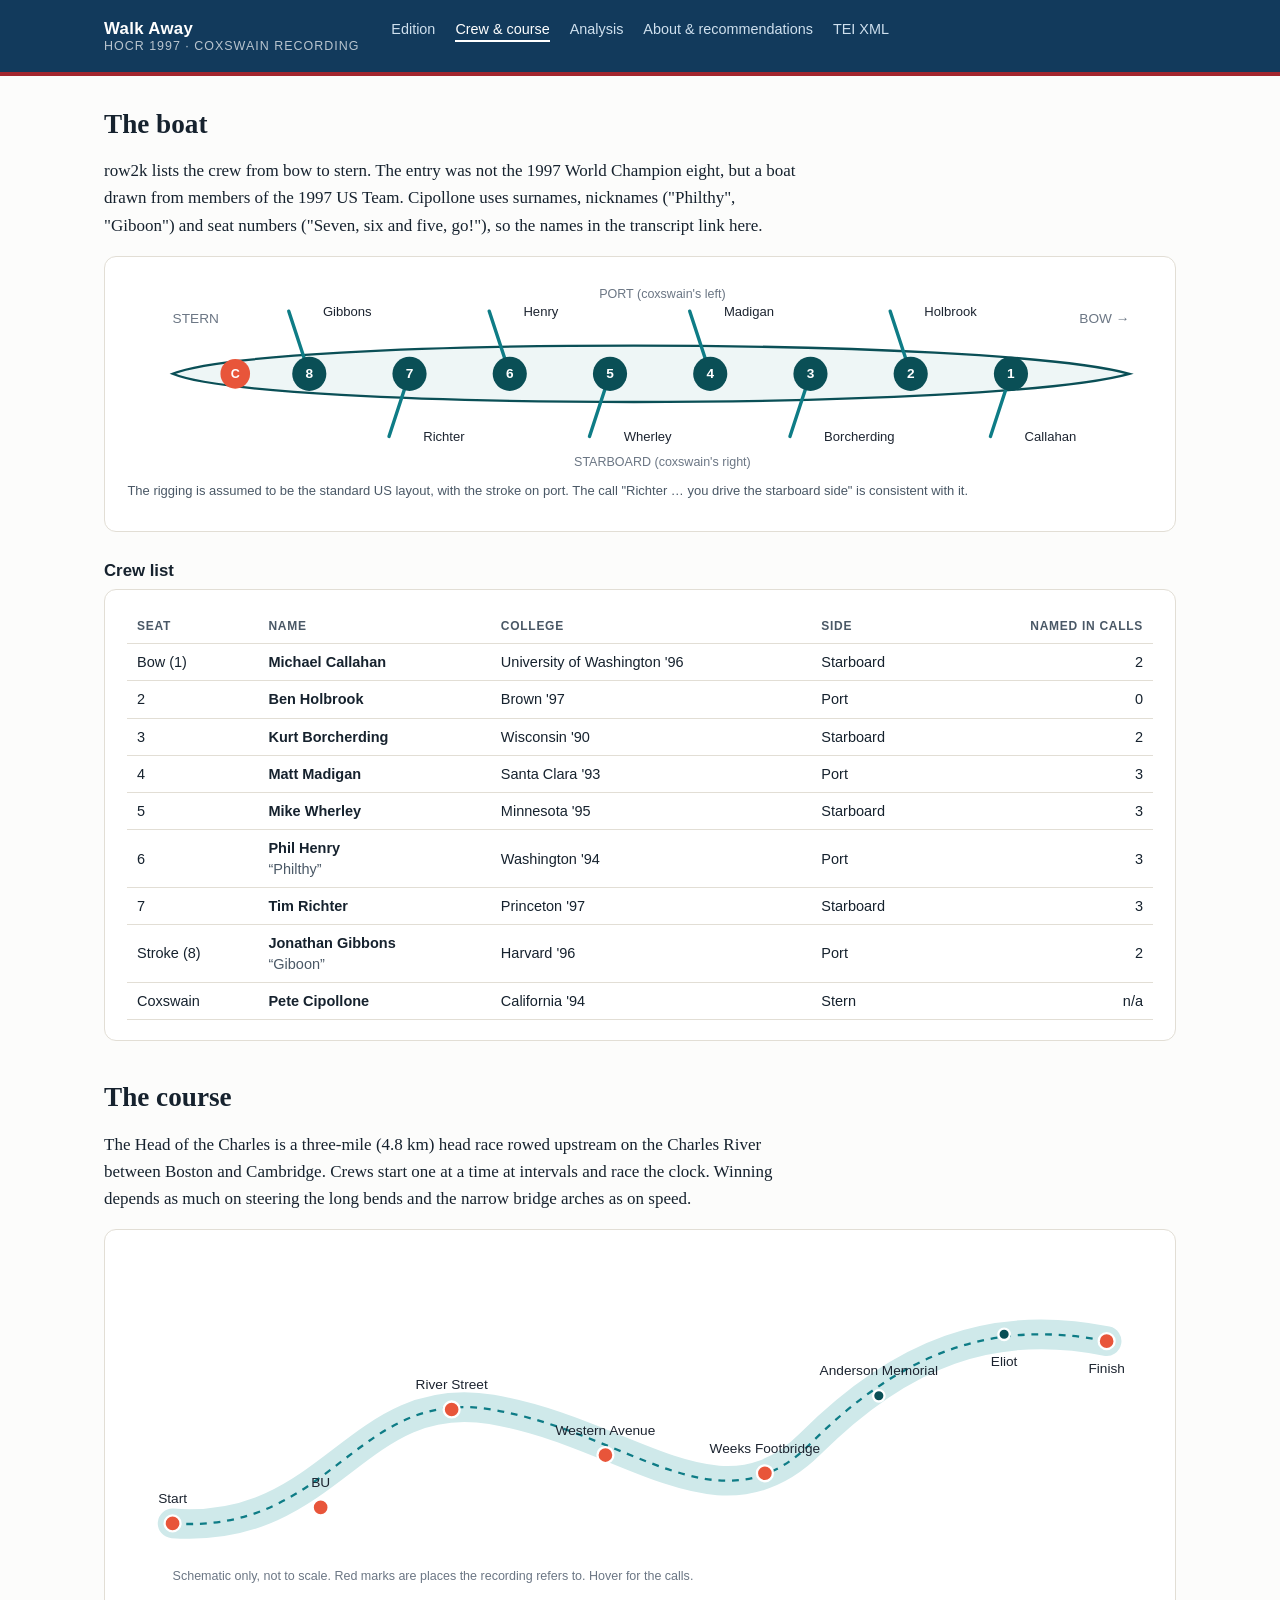
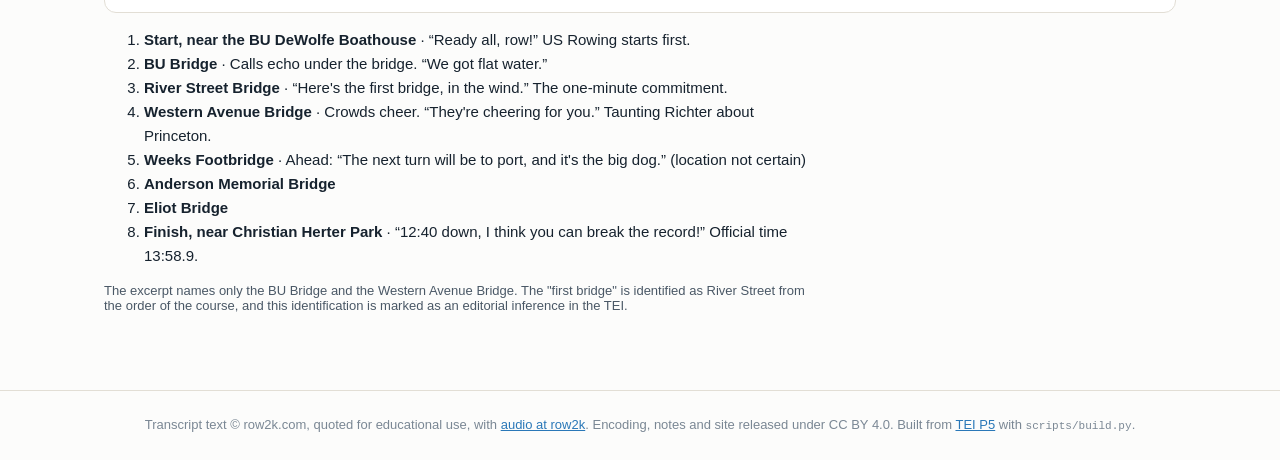
<file: crew-and-course.html>
<!DOCTYPE html>
<html lang="en"><head><meta charset="utf-8"><meta name="viewport" content="width=device-width,initial-scale=1">
<title>Crew &amp; course · Cipollone, HOCR 1997</title>
<meta name="description" content="A TEI digital edition of coxswain Pete Cipollone's recording from the record-breaking US Rowing men's eight at the 1997 Head of the Charles.">
<link rel="icon" href="data:image/svg+xml,%3Csvg xmlns=%22http://www.w3.org/2000/svg%22 viewBox=%220 0 16 16%22%3E%3Crect width=%2216%22 height=%2216%22 rx=%223%22 fill=%22%230e7c86%22/%3E%3Cpath d=%22M2 9h12%22 stroke=%22%23ff6b4a%22 stroke-width=%223%22/%3E%3C/svg%3E"><link rel="preconnect" href="https://fonts.googleapis.com"><link rel="preconnect" href="https://fonts.gstatic.com" crossorigin><link rel="stylesheet" href="https://fonts.googleapis.com/css2?family=DM+Serif+Display:ital@0;1&family=IBM+Plex+Sans:ital,wght@0,400;0,500;0,600;0,700;1,400;1,500&family=IBM+Plex+Mono:wght@500;700&display=swap"><link rel="stylesheet" href="assets/style.css"></head>
<body class="notes">
<a class="skip" href="#main">Skip to content</a>
<header class="mast"><div class="mast-inner"><a class="brand" href="index.html">Walk Away<small>HOCR 1997 · Coxswain recording</small></a><nav class="main" aria-label="Main"><a href="index.html">Edition</a><a href="crew-and-course.html" aria-current=page>Crew & course</a><a href="analysis.html">Analysis</a><a href="about.html">About & recommendations</a><a href="data/cipollone-hocr-1997.xml">TEI XML</a></nav></div></header>

<main id="main"><div class="prose"><h2 style="margin-top:0">The boat</h2>
<p>row2k lists the crew from bow to stern. The entry was not the 1997 World Champion eight, but a boat drawn from members of the 1997 US Team. Cipollone uses surnames, nicknames ("Philthy", "Giboon") and seat numbers ("Seven, six and five, go!"), so the names in the transcript link here.</p></div>
<div class="card chart"><svg viewBox="0 0 900 170" role="img" aria-label="Seating diagram of the eight, coxswain at the stern, bow on the right"><path d="M40,85 C120,52 760,52 880,85 C760,118 120,118 40,85 Z" fill="#eef6f6" stroke="#0a4f56" stroke-width="2"/><text x="880" y="40" text-anchor="end" font-size="12" fill="#6b7684">BOW →</text><text x="40" y="40" font-size="12" fill="#6b7684">STERN</text><circle cx="95" cy="85" r="13" fill="#e8553a"/><text x="95" y="89" text-anchor="middle" font-size="11" fill="#fff" font-weight="700">C</text><line x1="160" y1="85" x2="142" y2="30" stroke="#0e7c86" stroke-width="3" stroke-linecap="round"/><a href="#gibbons"><circle cx="160" cy="85" r="15" fill="#0a4f56"/><text x="160" y="89" text-anchor="middle" font-size="12" fill="#fff" font-weight="700">8</text></a><text x="172" y="34" font-size="11.5" fill="#1c2430">Gibbons</text><line x1="248" y1="85" x2="230" y2="140" stroke="#0e7c86" stroke-width="3" stroke-linecap="round"/><a href="#richter"><circle cx="248" cy="85" r="15" fill="#0a4f56"/><text x="248" y="89" text-anchor="middle" font-size="12" fill="#fff" font-weight="700">7</text></a><text x="260" y="144" font-size="11.5" fill="#1c2430">Richter</text><line x1="336" y1="85" x2="318" y2="30" stroke="#0e7c86" stroke-width="3" stroke-linecap="round"/><a href="#henry"><circle cx="336" cy="85" r="15" fill="#0a4f56"/><text x="336" y="89" text-anchor="middle" font-size="12" fill="#fff" font-weight="700">6</text></a><text x="348" y="34" font-size="11.5" fill="#1c2430">Henry</text><line x1="424" y1="85" x2="406" y2="140" stroke="#0e7c86" stroke-width="3" stroke-linecap="round"/><a href="#wherley"><circle cx="424" cy="85" r="15" fill="#0a4f56"/><text x="424" y="89" text-anchor="middle" font-size="12" fill="#fff" font-weight="700">5</text></a><text x="436" y="144" font-size="11.5" fill="#1c2430">Wherley</text><line x1="512" y1="85" x2="494" y2="30" stroke="#0e7c86" stroke-width="3" stroke-linecap="round"/><a href="#madigan"><circle cx="512" cy="85" r="15" fill="#0a4f56"/><text x="512" y="89" text-anchor="middle" font-size="12" fill="#fff" font-weight="700">4</text></a><text x="524" y="34" font-size="11.5" fill="#1c2430">Madigan</text><line x1="600" y1="85" x2="582" y2="140" stroke="#0e7c86" stroke-width="3" stroke-linecap="round"/><a href="#borcherding"><circle cx="600" cy="85" r="15" fill="#0a4f56"/><text x="600" y="89" text-anchor="middle" font-size="12" fill="#fff" font-weight="700">3</text></a><text x="612" y="144" font-size="11.5" fill="#1c2430">Borcherding</text><line x1="688" y1="85" x2="670" y2="30" stroke="#0e7c86" stroke-width="3" stroke-linecap="round"/><a href="#holbrook"><circle cx="688" cy="85" r="15" fill="#0a4f56"/><text x="688" y="89" text-anchor="middle" font-size="12" fill="#fff" font-weight="700">2</text></a><text x="700" y="34" font-size="11.5" fill="#1c2430">Holbrook</text><line x1="776" y1="85" x2="758" y2="140" stroke="#0e7c86" stroke-width="3" stroke-linecap="round"/><a href="#callahan"><circle cx="776" cy="85" r="15" fill="#0a4f56"/><text x="776" y="89" text-anchor="middle" font-size="12" fill="#fff" font-weight="700">1</text></a><text x="788" y="144" font-size="11.5" fill="#1c2430">Callahan</text><text x="470" y="18" text-anchor="middle" font-size="11" fill="#6b7684">PORT (coxswain's left)</text><text x="470" y="166" text-anchor="middle" font-size="11" fill="#6b7684">STARBOARD (coxswain's right)</text></svg><p class="muted" style="font:13px var(--sans)">The rigging is assumed to be the standard US layout, with the stroke on port. The call "Richter … you drive the starboard side" is consistent with it.</p></div>
<h3>Crew list</h3>
<div class="card" style="overflow:auto"><table><thead><tr><th>Seat</th><th>Name</th><th>College</th><th>Side</th><th class="num">Named in calls</th></tr></thead><tbody><tr id="callahan"><td>Bow (1)</td><td><b>Michael Callahan</b></td><td>University of Washington &#x27;96</td><td>Starboard</td><td class="num">2</td></tr><tr id="holbrook"><td>2</td><td><b>Ben Holbrook</b></td><td>Brown &#x27;97</td><td>Port</td><td class="num">0</td></tr><tr id="borcherding"><td>3</td><td><b>Kurt Borcherding</b></td><td>Wisconsin &#x27;90</td><td>Starboard</td><td class="num">2</td></tr><tr id="madigan"><td>4</td><td><b>Matt Madigan</b></td><td>Santa Clara &#x27;93</td><td>Port</td><td class="num">3</td></tr><tr id="wherley"><td>5</td><td><b>Mike Wherley</b></td><td>Minnesota &#x27;95</td><td>Starboard</td><td class="num">3</td></tr><tr id="henry"><td>6</td><td><b>Phil Henry</b><br><span class=muted>“Philthy”</span></td><td>Washington &#x27;94</td><td>Port</td><td class="num">3</td></tr><tr id="richter"><td>7</td><td><b>Tim Richter</b></td><td>Princeton &#x27;97</td><td>Starboard</td><td class="num">3</td></tr><tr id="gibbons"><td>Stroke (8)</td><td><b>Jonathan Gibbons</b><br><span class=muted>“Giboon”</span></td><td>Harvard &#x27;96</td><td>Port</td><td class="num">2</td></tr><tr id="cipollone"><td>Coxswain</td><td><b>Pete Cipollone</b></td><td>California &#x27;94</td><td>Stern</td><td class="num">n/a</td></tr></tbody></table></div>
<h2 id="course">The course</h2>
<div class="prose"><p>The Head of the Charles is a three-mile (4.8 km) head race rowed upstream on the Charles River between Boston and Cambridge. Crews start one at a time at intervals and race the clock. Winning depends as much on steering the long bends and the narrow bridge arches as on speed.</p></div>
<div class="card chart"><svg viewBox="0 0 900 300" role="img" aria-label="Schematic of the Head of the Charles course with bridges in order"><path d="M40,240 C180,250 200,120 320,140 S520,250 600,170 S760,60 860,80" fill="none" stroke="#cfe9ea" stroke-width="26" stroke-linecap="round"/><path d="M40,240 C180,250 200,120 320,140 S520,250 600,170 S760,60 860,80" fill="none" stroke="#0e7c86" stroke-width="2" stroke-dasharray="6 6"/><g class="dot" data-tip="Start, near the BU DeWolfe Boathouse: “Ready all, row!” US Rowing starts first."><circle cx="40" cy="240" r="14" fill="transparent"/><circle cx="40" cy="240" r="7" fill="#e8553a" stroke="#fff" stroke-width="2"/></g><text x="40" y="222" text-anchor="middle" font-size="12" fill="#1c2430">Start</text><g class="dot" data-tip="BU Bridge: Calls echo under the bridge. “We got flat water.”"><circle cx="170" cy="226" r="14" fill="transparent"/><circle cx="170" cy="226" r="7" fill="#e8553a" stroke="#fff" stroke-width="2"/></g><text x="170" y="208" text-anchor="middle" font-size="12" fill="#1c2430">BU</text><g class="dot" data-tip="River Street Bridge: “Here&#x27;s the first bridge, in the wind.” The one-minute commitment."><circle cx="285" cy="140" r="14" fill="transparent"/><circle cx="285" cy="140" r="7" fill="#e8553a" stroke="#fff" stroke-width="2"/></g><text x="285" y="122" text-anchor="middle" font-size="12" fill="#1c2430">River Street</text><g class="dot" data-tip="Western Avenue Bridge: Crowds cheer. “They&#x27;re cheering for you.” Taunting Richter about Princeton."><circle cx="420" cy="180" r="14" fill="transparent"/><circle cx="420" cy="180" r="7" fill="#e8553a" stroke="#fff" stroke-width="2"/></g><text x="420" y="162" text-anchor="middle" font-size="12" fill="#1c2430">Western Avenue</text><g class="dot" data-tip="Weeks Footbridge: Ahead: “The next turn will be to port, and it&#x27;s the big dog.” (location not certain)"><circle cx="560" cy="196" r="14" fill="transparent"/><circle cx="560" cy="196" r="7" fill="#e8553a" stroke="#fff" stroke-width="2"/></g><text x="560" y="178" text-anchor="middle" font-size="12" fill="#1c2430">Weeks Footbridge</text><g class="dot" data-tip="Anderson Memorial Bridge"><circle cx="660" cy="128" r="14" fill="transparent"/><circle cx="660" cy="128" r="5" fill="#0a4f56" stroke="#fff" stroke-width="2"/></g><text x="660" y="110" text-anchor="middle" font-size="12" fill="#1c2430">Anderson Memorial</text><g class="dot" data-tip="Eliot Bridge"><circle cx="770" cy="74" r="14" fill="transparent"/><circle cx="770" cy="74" r="5" fill="#0a4f56" stroke="#fff" stroke-width="2"/></g><text x="770" y="102" text-anchor="middle" font-size="12" fill="#1c2430">Eliot</text><g class="dot" data-tip="Finish, near Christian Herter Park: “12:40 down, I think you can break the record!” Official time 13:58.9."><circle cx="860" cy="80" r="14" fill="transparent"/><circle cx="860" cy="80" r="7" fill="#e8553a" stroke="#fff" stroke-width="2"/></g><text x="860" y="108" text-anchor="middle" font-size="12" fill="#1c2430">Finish</text><text x="40" y="290" font-size="11" fill="#6b7684">Schematic only, not to scale. Red marks are places the recording refers to. Hover for the calls.</text></svg></div>
<ol class="prose" style="font-family:var(--sans);font-size:15px"><li><b>Start, near the BU DeWolfe Boathouse</b> · “Ready all, row!” US Rowing starts first.</li><li><b>BU Bridge</b> · Calls echo under the bridge. “We got flat water.”</li><li><b>River Street Bridge</b> · “Here&#x27;s the first bridge, in the wind.” The one-minute commitment.</li><li><b>Western Avenue Bridge</b> · Crowds cheer. “They&#x27;re cheering for you.” Taunting Richter about Princeton.</li><li><b>Weeks Footbridge</b> · Ahead: “The next turn will be to port, and it&#x27;s the big dog.” (location not certain)</li><li><b>Anderson Memorial Bridge</b></li><li><b>Eliot Bridge</b></li><li><b>Finish, near Christian Herter Park</b> · “12:40 down, I think you can break the record!” Official time 13:58.9.</li></ol>
<p class="muted prose" style="font:13px var(--sans)">The excerpt names only the BU Bridge and the Western Avenue Bridge. The "first bridge" is identified as River Street from the order of the course, and this identification is marked as an editorial inference in the TEI.</p></main>
<footer>Transcript text © row2k.com, quoted for educational use, with <a href="https://www.row2k.com/features/488/pete-cipollone-olympic-gold-medalist-coxing-the-1997-head-of-the-charles/">audio at row2k</a>. Encoding, notes and site released under CC BY 4.0. Built from <a href="data/cipollone-hocr-1997.xml">TEI P5</a> with <code>scripts/build.py</code>.</footer>
<div id="tip" role="tooltip"></div>
<script src="assets/site.js"></script>
</body></html>
</file>
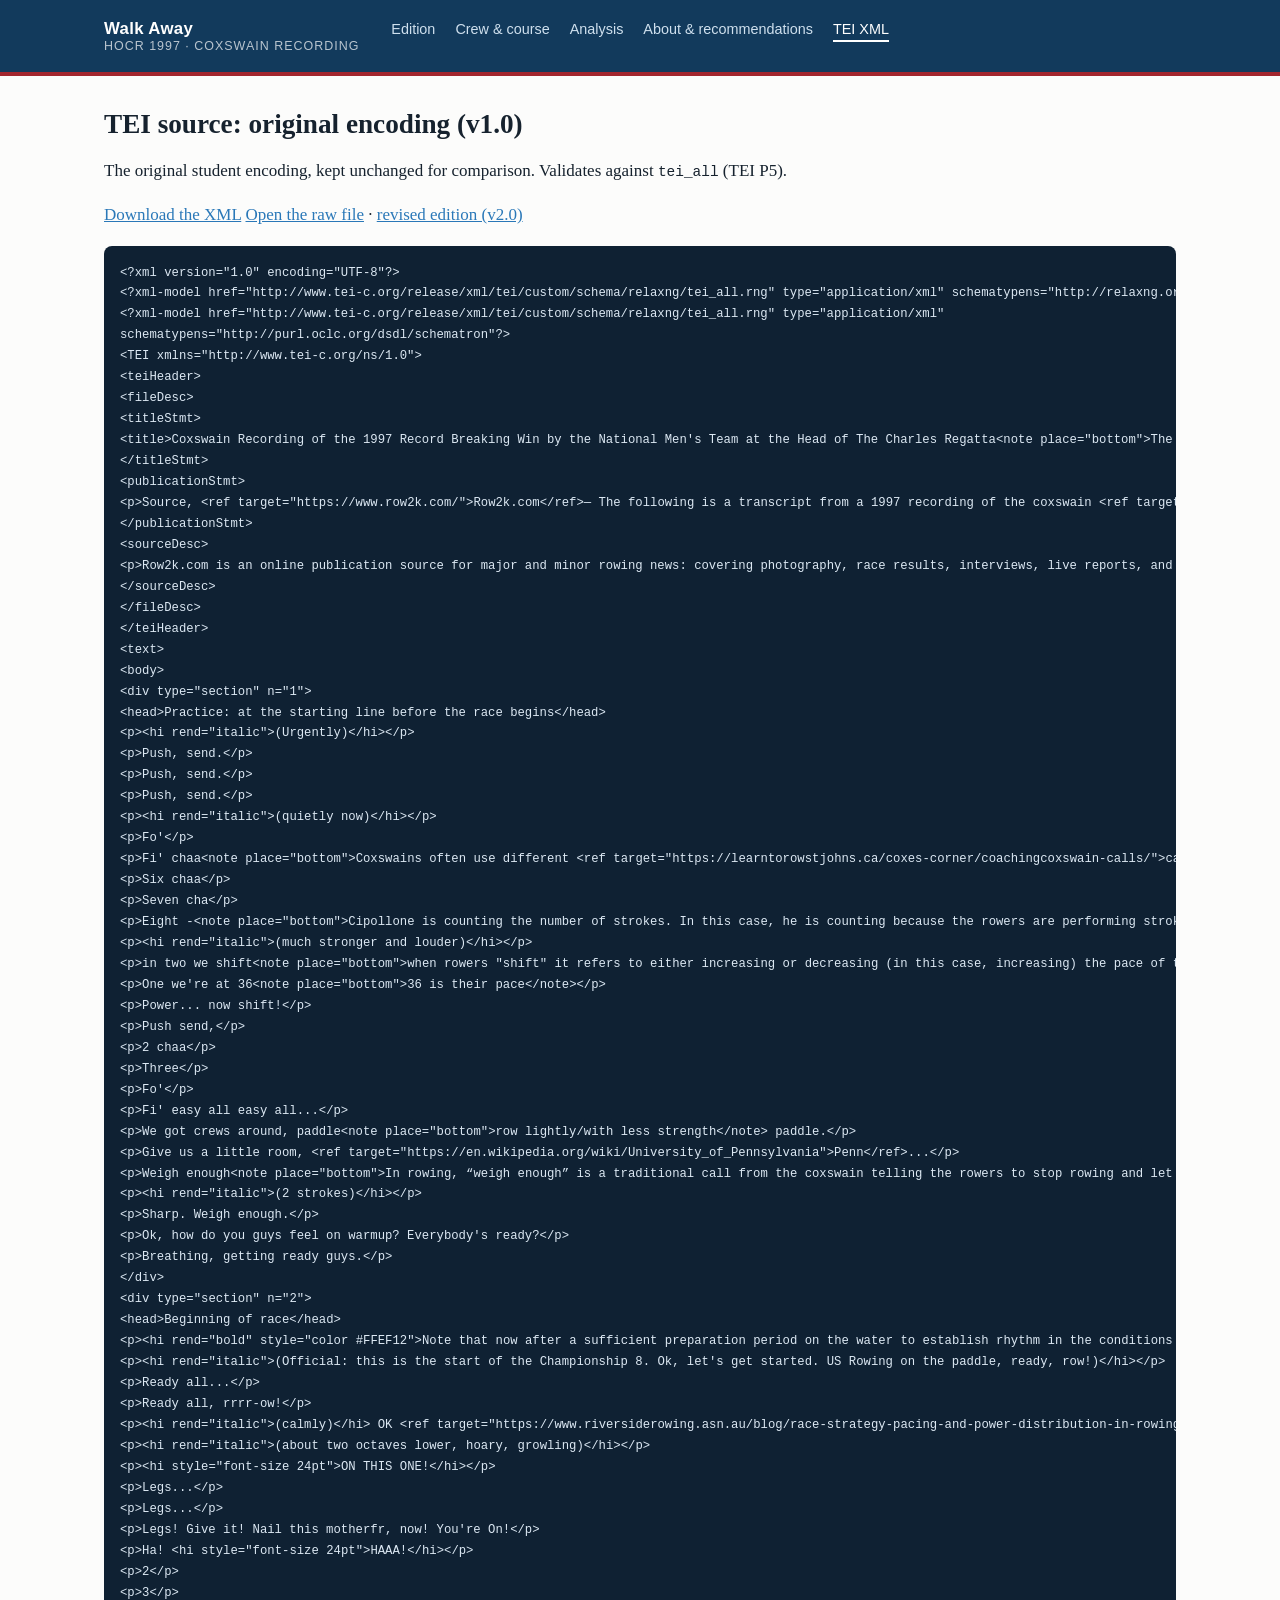
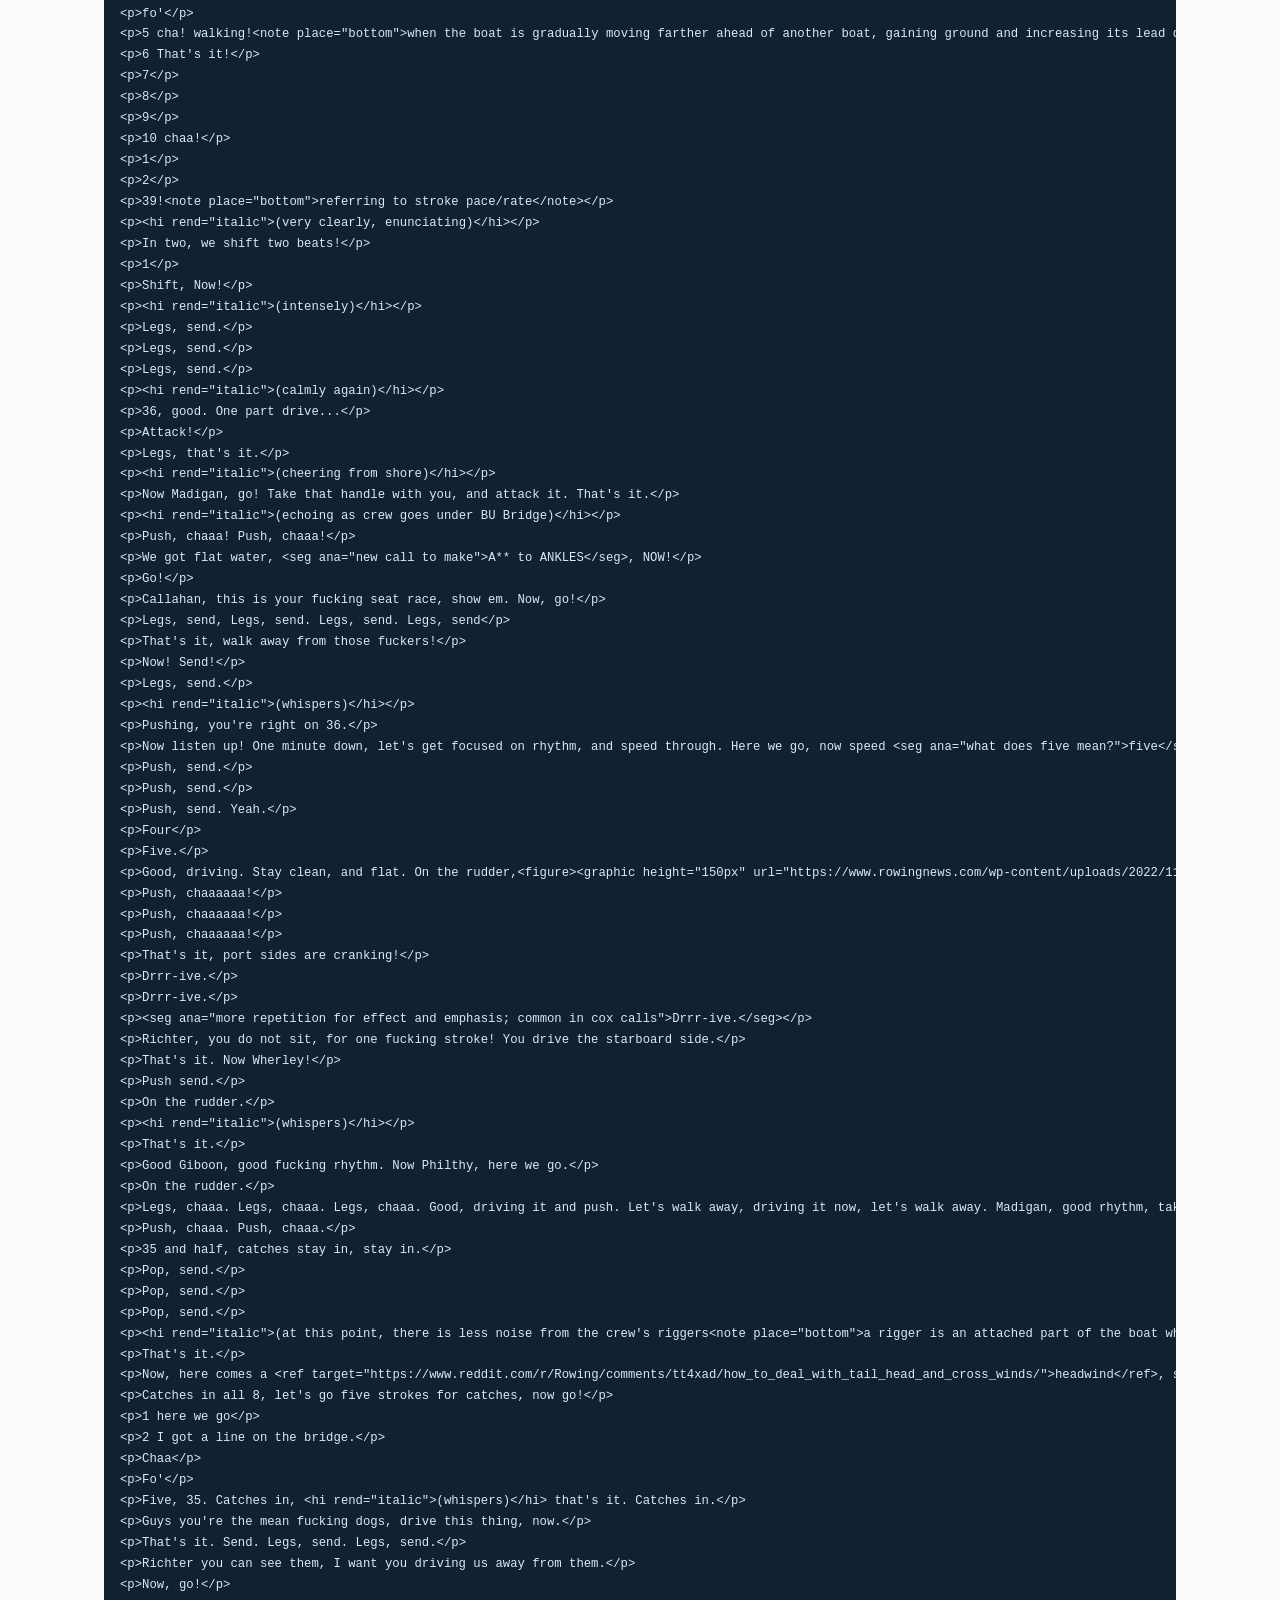
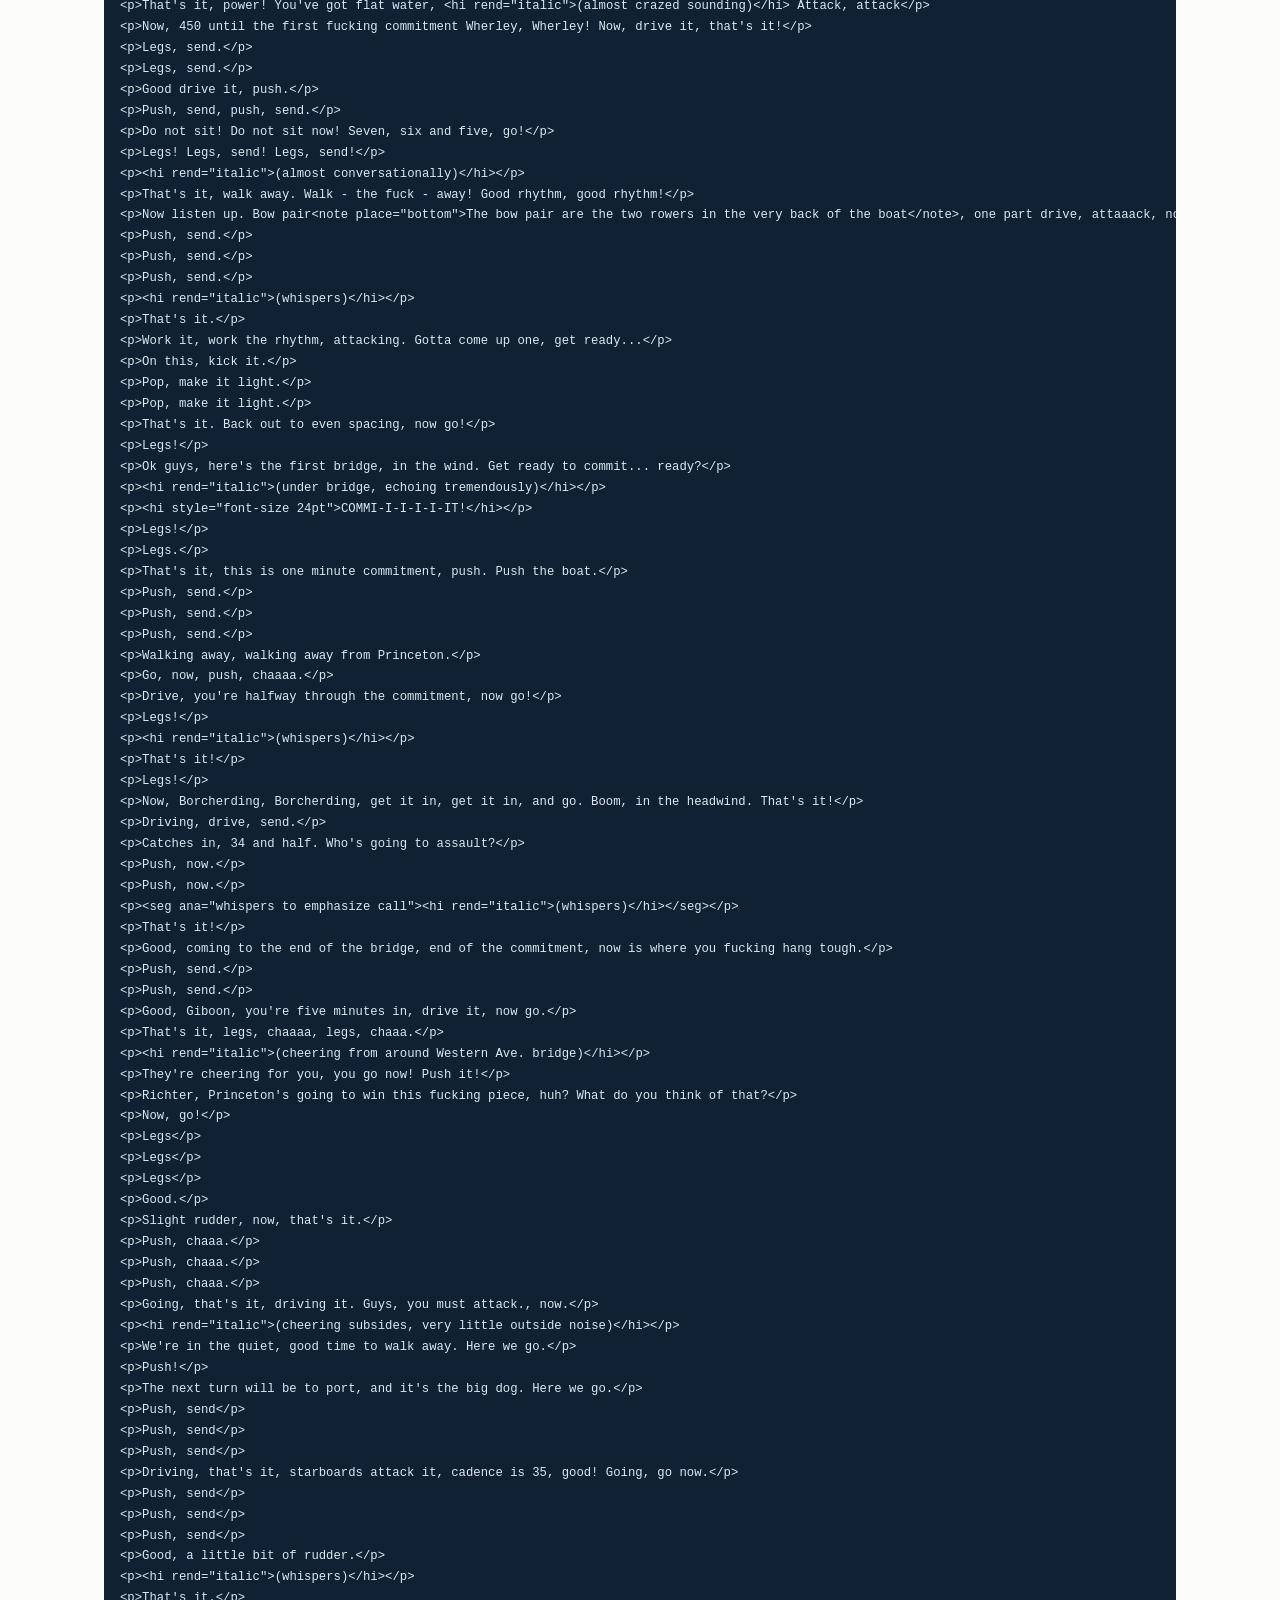
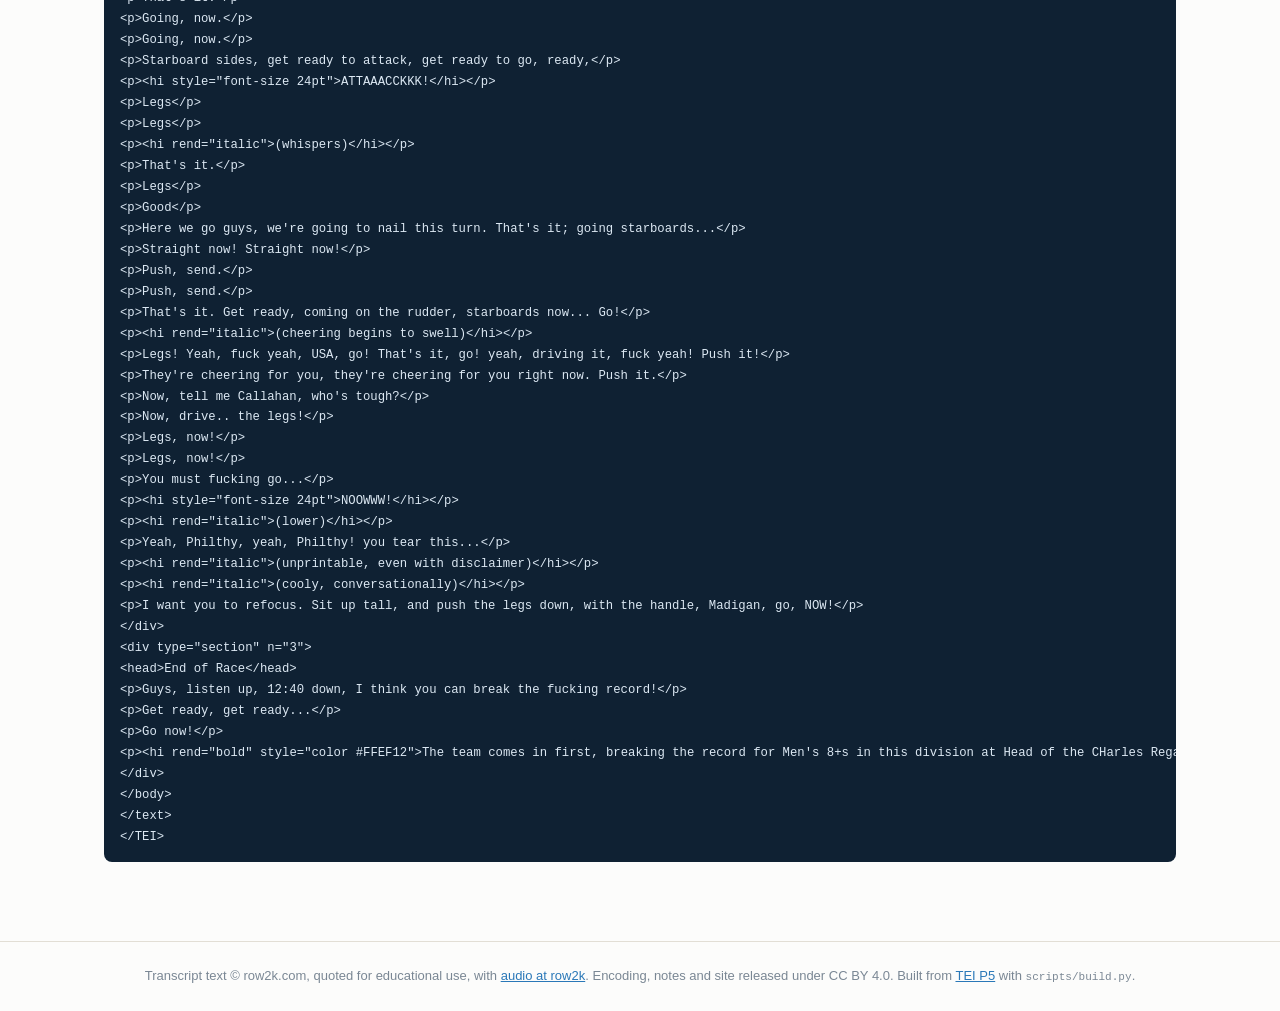
<file: tei-original.html>
<!DOCTYPE html>
<html lang="en"><head><meta charset="utf-8"><meta name="viewport" content="width=device-width,initial-scale=1">
<title>TEI source: original encoding (v1.0) · Cipollone, HOCR 1997</title>
<meta name="description" content="A TEI digital edition of coxswain Pete Cipollone's recording from the record-breaking US Rowing men's eight at the 1997 Head of the Charles.">
<link rel="icon" href="data:image/svg+xml,%3Csvg xmlns=%22http://www.w3.org/2000/svg%22 viewBox=%220 0 16 16%22%3E%3Crect width=%2216%22 height=%2216%22 rx=%223%22 fill=%22%230e7c86%22/%3E%3Cpath d=%22M2 9h12%22 stroke=%22%23ff6b4a%22 stroke-width=%223%22/%3E%3C/svg%3E"><link rel="preconnect" href="https://fonts.googleapis.com"><link rel="preconnect" href="https://fonts.gstatic.com" crossorigin><link rel="stylesheet" href="https://fonts.googleapis.com/css2?family=DM+Serif+Display:ital@0;1&family=IBM+Plex+Sans:ital,wght@0,400;0,500;0,600;0,700;1,400;1,500&family=IBM+Plex+Mono:wght@500;700&display=swap"><link rel="stylesheet" href="assets/style.css"></head>
<body class="notes">
<a class="skip" href="#main">Skip to content</a>
<header class="mast"><div class="mast-inner"><a class="brand" href="index.html">Walk Away<small>HOCR 1997 · Coxswain recording</small></a><nav class="main" aria-label="Main"><a href="index.html">Edition</a><a href="crew-and-course.html">Crew & course</a><a href="analysis.html">Analysis</a><a href="about.html">About & recommendations</a><a href="tei.html" aria-current=page>TEI XML</a></nav></div></header>

<main id="main"><div class="prose"><h2 style="margin-top:0">TEI source: original encoding (v1.0)</h2>
<p>The original student encoding, kept unchanged for comparison. Validates against <code>tei_all</code> (TEI P5).</p>
<p class="src-actions"><a class="btn" href="original/cipollone-1997-original.xml" download>Download the XML</a> <a href="original/cipollone-1997-original.xml">Open the raw file</a> · <a href="tei.html">revised edition (v2.0)</a></p></div>
<pre class="xml-src" tabindex="0" aria-label="TEI source: original encoding (v1.0)"><code><span class="x-pi">&lt;?xml version="1.0" encoding="UTF-8"?&gt;</span>
<span class="x-pi">&lt;?xml-model href="http://www.tei-c.org/release/xml/tei/custom/schema/relaxng/tei_all.rng" type="application/xml" schematypens="http://relaxng.org/ns/structure/1.0"?&gt;</span>
<span class="x-pi">&lt;?xml-model href="http://www.tei-c.org/release/xml/tei/custom/schema/relaxng/tei_all.rng" type="application/xml"
schematypens="http://purl.oclc.org/dsdl/schematron"?&gt;</span>
<span class="x-tag">&lt;TEI</span> <span class="x-att">xmlns</span>=<span class="x-val">"http://www.tei-c.org/ns/1.0"</span><span class="x-tag">&gt;</span>
<span class="x-tag">&lt;teiHeader</span><span class="x-tag">&gt;</span>
<span class="x-tag">&lt;fileDesc</span><span class="x-tag">&gt;</span>
<span class="x-tag">&lt;titleStmt</span><span class="x-tag">&gt;</span>
<span class="x-tag">&lt;title</span><span class="x-tag">&gt;</span>Coxswain Recording of the 1997 Record Breaking Win by the National Men's Team at the Head of The Charles Regatta<span class="x-tag">&lt;note</span> <span class="x-att">place</span>=<span class="x-val">"bottom"</span><span class="x-tag">&gt;</span>The Head of the Charles Regatta is one of the world’s most prestigious and celebrated rowing events, bringing together elite athletes and teams from across the globe to compete on Boston’s iconic Charles River.<span class="x-tag">&lt;/note</span><span class="x-tag">&gt;</span><span class="x-tag">&lt;figure</span><span class="x-tag">&gt;</span><span class="x-tag">&lt;graphic</span> <span class="x-att">height</span>=<span class="x-val">"300px"</span> <span class="x-att">url</span>=<span class="x-val">"https://www.britannica.com/place/Charles-River"</span><span class="x-tag">&gt;</span><span class="x-tag">&lt;/graphic</span><span class="x-tag">&gt;</span><span class="x-tag">&lt;/figure</span><span class="x-tag">&gt;</span><span class="x-tag">&lt;/title</span><span class="x-tag">&gt;</span><span class="x-tag">&lt;author</span><span class="x-tag">&gt;</span><span class="x-tag">&lt;seg</span> <span class="x-att">ana</span>=<span class="x-val">"not applicable"</span><span class="x-tag">&gt;</span>NA<span class="x-tag">&lt;/seg</span><span class="x-tag">&gt;</span><span class="x-tag">&lt;/author</span><span class="x-tag">&gt;</span><span class="x-tag">&lt;editor</span><span class="x-tag">&gt;</span>Pete Cipollone and Oli Rosenbladt<span class="x-tag">&lt;/editor</span><span class="x-tag">&gt;</span>
<span class="x-tag">&lt;/titleStmt</span><span class="x-tag">&gt;</span>
<span class="x-tag">&lt;publicationStmt</span><span class="x-tag">&gt;</span>
<span class="x-tag">&lt;p</span><span class="x-tag">&gt;</span>Source, <span class="x-tag">&lt;ref</span> <span class="x-att">target</span>=<span class="x-val">"https://www.row2k.com/"</span><span class="x-tag">&gt;</span>Row2k.com<span class="x-tag">&lt;/ref</span><span class="x-tag">&gt;</span>— The following is a transcript from a 1997 recording of the coxswain <span class="x-tag">&lt;ref</span> <span class="x-att">target</span>=<span class="x-val">"https://en.wikipedia.org/wiki/Pete_Cipollone"</span><span class="x-tag">&gt;</span>Pete Cipollone<span class="x-tag">&lt;/ref</span><span class="x-tag">&gt;</span>. The source provided both the <span class="x-tag">&lt;seg</span> <span class="x-att">ana</span>=<span class="x-val">"contains explicit language"</span><span class="x-tag">&gt;</span>recording and transcript.<span class="x-tag">&lt;/seg</span><span class="x-tag">&gt;</span><span class="x-tag">&lt;/p</span><span class="x-tag">&gt;</span>
<span class="x-tag">&lt;/publicationStmt</span><span class="x-tag">&gt;</span>
<span class="x-tag">&lt;sourceDesc</span><span class="x-tag">&gt;</span>
<span class="x-tag">&lt;p</span><span class="x-tag">&gt;</span>Row2k.com is an online publication source for major and minor rowing news: covering photography, race results, interviews, live reports, and more on the national, collegiate, and youth rowing levels.<span class="x-tag">&lt;/p</span><span class="x-tag">&gt;</span>
<span class="x-tag">&lt;/sourceDesc</span><span class="x-tag">&gt;</span>
<span class="x-tag">&lt;/fileDesc</span><span class="x-tag">&gt;</span>
<span class="x-tag">&lt;/teiHeader</span><span class="x-tag">&gt;</span>
<span class="x-tag">&lt;text</span><span class="x-tag">&gt;</span>
<span class="x-tag">&lt;body</span><span class="x-tag">&gt;</span>
<span class="x-tag">&lt;div</span> <span class="x-att">type</span>=<span class="x-val">"section"</span> <span class="x-att">n</span>=<span class="x-val">"1"</span><span class="x-tag">&gt;</span>
<span class="x-tag">&lt;head</span><span class="x-tag">&gt;</span>Practice: at the starting line before the race begins<span class="x-tag">&lt;/head</span><span class="x-tag">&gt;</span>
<span class="x-tag">&lt;p</span><span class="x-tag">&gt;</span><span class="x-tag">&lt;hi</span> <span class="x-att">rend</span>=<span class="x-val">"italic"</span><span class="x-tag">&gt;</span>(Urgently)<span class="x-tag">&lt;/hi</span><span class="x-tag">&gt;</span><span class="x-tag">&lt;/p</span><span class="x-tag">&gt;</span>
<span class="x-tag">&lt;p</span><span class="x-tag">&gt;</span>Push, send.<span class="x-tag">&lt;/p</span><span class="x-tag">&gt;</span>
<span class="x-tag">&lt;p</span><span class="x-tag">&gt;</span>Push, send.<span class="x-tag">&lt;/p</span><span class="x-tag">&gt;</span>
<span class="x-tag">&lt;p</span><span class="x-tag">&gt;</span>Push, send.<span class="x-tag">&lt;/p</span><span class="x-tag">&gt;</span>
<span class="x-tag">&lt;p</span><span class="x-tag">&gt;</span><span class="x-tag">&lt;hi</span> <span class="x-att">rend</span>=<span class="x-val">"italic"</span><span class="x-tag">&gt;</span>(quietly now)<span class="x-tag">&lt;/hi</span><span class="x-tag">&gt;</span><span class="x-tag">&lt;/p</span><span class="x-tag">&gt;</span>
<span class="x-tag">&lt;p</span><span class="x-tag">&gt;</span>Fo'<span class="x-tag">&lt;/p</span><span class="x-tag">&gt;</span>
<span class="x-tag">&lt;p</span><span class="x-tag">&gt;</span>Fi' chaa<span class="x-tag">&lt;note</span> <span class="x-att">place</span>=<span class="x-val">"bottom"</span><span class="x-tag">&gt;</span>Coxswains often use different <span class="x-tag">&lt;ref</span> <span class="x-att">target</span>=<span class="x-val">"https://learntorowstjohns.ca/coxes-corner/coachingcoxswain-calls/"</span><span class="x-tag">&gt;</span>calls, phrases, or sounds<span class="x-tag">&lt;/ref</span><span class="x-tag">&gt;</span><span class="x-tag">&lt;/note</span><span class="x-tag">&gt;</span> to motivate their rowers depending on the circumstance and what the rower may need at that point of the race.<span class="x-tag">&lt;/p</span><span class="x-tag">&gt;</span>
<span class="x-tag">&lt;p</span><span class="x-tag">&gt;</span>Six chaa<span class="x-tag">&lt;/p</span><span class="x-tag">&gt;</span>
<span class="x-tag">&lt;p</span><span class="x-tag">&gt;</span>Seven cha<span class="x-tag">&lt;/p</span><span class="x-tag">&gt;</span>
<span class="x-tag">&lt;p</span><span class="x-tag">&gt;</span>Eight -<span class="x-tag">&lt;note</span> <span class="x-att">place</span>=<span class="x-val">"bottom"</span><span class="x-tag">&gt;</span>Cipollone is counting the number of strokes. In this case, he is counting because the rowers are performing strokes with a certain technique or goal in mind; aka "a foucused (insert any number)". Example: when the rowers aren't pushing hard enough with their legs, the coxswain will call for a focused 10 for legs which means that each rower needs to realign with their technique and the amount of strength they are exerting from their legs.<span class="x-tag">&lt;/note</span><span class="x-tag">&gt;</span><span class="x-tag">&lt;/p</span><span class="x-tag">&gt;</span>
<span class="x-tag">&lt;p</span><span class="x-tag">&gt;</span><span class="x-tag">&lt;hi</span> <span class="x-att">rend</span>=<span class="x-val">"italic"</span><span class="x-tag">&gt;</span>(much stronger and louder)<span class="x-tag">&lt;/hi</span><span class="x-tag">&gt;</span><span class="x-tag">&lt;/p</span><span class="x-tag">&gt;</span>
<span class="x-tag">&lt;p</span><span class="x-tag">&gt;</span>in two we shift<span class="x-tag">&lt;note</span> <span class="x-att">place</span>=<span class="x-val">"bottom"</span><span class="x-tag">&gt;</span>when rowers "shift" it refers to either increasing or decreasing (in this case, increasing) the pace of the stroke<span class="x-tag">&lt;/note</span><span class="x-tag">&gt;</span><span class="x-tag">&lt;/p</span><span class="x-tag">&gt;</span>
<span class="x-tag">&lt;p</span><span class="x-tag">&gt;</span>One we're at 36<span class="x-tag">&lt;note</span> <span class="x-att">place</span>=<span class="x-val">"bottom"</span><span class="x-tag">&gt;</span>36 is their pace<span class="x-tag">&lt;/note</span><span class="x-tag">&gt;</span><span class="x-tag">&lt;/p</span><span class="x-tag">&gt;</span>
<span class="x-tag">&lt;p</span><span class="x-tag">&gt;</span>Power... now shift!<span class="x-tag">&lt;/p</span><span class="x-tag">&gt;</span>
<span class="x-tag">&lt;p</span><span class="x-tag">&gt;</span>Push send,<span class="x-tag">&lt;/p</span><span class="x-tag">&gt;</span>
<span class="x-tag">&lt;p</span><span class="x-tag">&gt;</span>2 chaa<span class="x-tag">&lt;/p</span><span class="x-tag">&gt;</span>
<span class="x-tag">&lt;p</span><span class="x-tag">&gt;</span>Three<span class="x-tag">&lt;/p</span><span class="x-tag">&gt;</span>
<span class="x-tag">&lt;p</span><span class="x-tag">&gt;</span>Fo'<span class="x-tag">&lt;/p</span><span class="x-tag">&gt;</span>
<span class="x-tag">&lt;p</span><span class="x-tag">&gt;</span>Fi' easy all easy all...<span class="x-tag">&lt;/p</span><span class="x-tag">&gt;</span>
<span class="x-tag">&lt;p</span><span class="x-tag">&gt;</span>We got crews around, paddle<span class="x-tag">&lt;note</span> <span class="x-att">place</span>=<span class="x-val">"bottom"</span><span class="x-tag">&gt;</span>row lightly/with less strength<span class="x-tag">&lt;/note</span><span class="x-tag">&gt;</span> paddle.<span class="x-tag">&lt;/p</span><span class="x-tag">&gt;</span>
<span class="x-tag">&lt;p</span><span class="x-tag">&gt;</span>Give us a little room, <span class="x-tag">&lt;ref</span> <span class="x-att">target</span>=<span class="x-val">"https://en.wikipedia.org/wiki/University_of_Pennsylvania"</span><span class="x-tag">&gt;</span>Penn<span class="x-tag">&lt;/ref</span><span class="x-tag">&gt;</span>...<span class="x-tag">&lt;/p</span><span class="x-tag">&gt;</span>
<span class="x-tag">&lt;p</span><span class="x-tag">&gt;</span>Weigh enough<span class="x-tag">&lt;note</span> <span class="x-att">place</span>=<span class="x-val">"bottom"</span><span class="x-tag">&gt;</span>In rowing, “weigh enough” is a traditional call from the coxswain telling the rowers to stop rowing and let their oars rest on the water.<span class="x-tag">&lt;/note</span><span class="x-tag">&gt;</span>, watch the oars on port side... ok all eight ready, go.<span class="x-tag">&lt;/p</span><span class="x-tag">&gt;</span>
<span class="x-tag">&lt;p</span><span class="x-tag">&gt;</span><span class="x-tag">&lt;hi</span> <span class="x-att">rend</span>=<span class="x-val">"italic"</span><span class="x-tag">&gt;</span>(2 strokes)<span class="x-tag">&lt;/hi</span><span class="x-tag">&gt;</span><span class="x-tag">&lt;/p</span><span class="x-tag">&gt;</span>
<span class="x-tag">&lt;p</span><span class="x-tag">&gt;</span>Sharp. Weigh enough.<span class="x-tag">&lt;/p</span><span class="x-tag">&gt;</span>
<span class="x-tag">&lt;p</span><span class="x-tag">&gt;</span>Ok, how do you guys feel on warmup? Everybody's ready?<span class="x-tag">&lt;/p</span><span class="x-tag">&gt;</span>
<span class="x-tag">&lt;p</span><span class="x-tag">&gt;</span>Breathing, getting ready guys.<span class="x-tag">&lt;/p</span><span class="x-tag">&gt;</span>
<span class="x-tag">&lt;/div</span><span class="x-tag">&gt;</span>
<span class="x-tag">&lt;div</span> <span class="x-att">type</span>=<span class="x-val">"section"</span> <span class="x-att">n</span>=<span class="x-val">"2"</span><span class="x-tag">&gt;</span>
<span class="x-tag">&lt;head</span><span class="x-tag">&gt;</span>Beginning of race<span class="x-tag">&lt;/head</span><span class="x-tag">&gt;</span>
<span class="x-tag">&lt;p</span><span class="x-tag">&gt;</span><span class="x-tag">&lt;hi</span> <span class="x-att">rend</span>=<span class="x-val">"bold"</span> <span class="x-att">style</span>=<span class="x-val">"color #FFEF12"</span><span class="x-tag">&gt;</span>Note that now after a sufficient preparation period on the water to establish rhythm in the conditions and get the athletes' heart rates up, the rowers and coxswains enter the race course and align in their designated lanes.<span class="x-tag">&lt;/hi</span><span class="x-tag">&gt;</span><span class="x-tag">&lt;/p</span><span class="x-tag">&gt;</span>
<span class="x-tag">&lt;p</span><span class="x-tag">&gt;</span><span class="x-tag">&lt;hi</span> <span class="x-att">rend</span>=<span class="x-val">"italic"</span><span class="x-tag">&gt;</span>(Official: this is the start of the Championship 8. Ok, let's get started. US Rowing on the paddle, ready, row!)<span class="x-tag">&lt;/hi</span><span class="x-tag">&gt;</span><span class="x-tag">&lt;/p</span><span class="x-tag">&gt;</span>
<span class="x-tag">&lt;p</span><span class="x-tag">&gt;</span>Ready all...<span class="x-tag">&lt;/p</span><span class="x-tag">&gt;</span>
<span class="x-tag">&lt;p</span><span class="x-tag">&gt;</span>Ready all, rrrr-ow!<span class="x-tag">&lt;/p</span><span class="x-tag">&gt;</span>
<span class="x-tag">&lt;p</span><span class="x-tag">&gt;</span><span class="x-tag">&lt;hi</span> <span class="x-att">rend</span>=<span class="x-val">"italic"</span><span class="x-tag">&gt;</span>(calmly)<span class="x-tag">&lt;/hi</span><span class="x-tag">&gt;</span> OK <span class="x-tag">&lt;ref</span> <span class="x-att">target</span>=<span class="x-val">"https://www.riversiderowing.asn.au/blog/race-strategy-pacing-and-power-distribution-in-rowing"</span><span class="x-tag">&gt;</span>half power<span class="x-tag">&lt;/ref</span><span class="x-tag">&gt;</span> on this finish, good, sharp and clean. Ok guys they're going to stall, so let's fg walk away, relaxed, <span class="x-tag">&lt;ref</span> <span class="x-att">target</span>=<span class="x-val">"https://www.riversiderowing.asn.au/blog/race-strategy-pacing-and-power-distribution-in-rowing"</span><span class="x-tag">&gt;</span>90 percent now... three to build...<span class="x-tag">&lt;/ref</span><span class="x-tag">&gt;</span><span class="x-tag">&lt;/p</span><span class="x-tag">&gt;</span>
<span class="x-tag">&lt;p</span><span class="x-tag">&gt;</span><span class="x-tag">&lt;hi</span> <span class="x-att">rend</span>=<span class="x-val">"italic"</span><span class="x-tag">&gt;</span>(about two octaves lower, hoary, growling)<span class="x-tag">&lt;/hi</span><span class="x-tag">&gt;</span><span class="x-tag">&lt;/p</span><span class="x-tag">&gt;</span>
<span class="x-tag">&lt;p</span><span class="x-tag">&gt;</span><span class="x-tag">&lt;hi</span> <span class="x-att">style</span>=<span class="x-val">"font-size 24pt"</span><span class="x-tag">&gt;</span>ON THIS ONE!<span class="x-tag">&lt;/hi</span><span class="x-tag">&gt;</span><span class="x-tag">&lt;/p</span><span class="x-tag">&gt;</span>
<span class="x-tag">&lt;p</span><span class="x-tag">&gt;</span>Legs...<span class="x-tag">&lt;/p</span><span class="x-tag">&gt;</span>
<span class="x-tag">&lt;p</span><span class="x-tag">&gt;</span>Legs...<span class="x-tag">&lt;/p</span><span class="x-tag">&gt;</span>
<span class="x-tag">&lt;p</span><span class="x-tag">&gt;</span>Legs! Give it! Nail this motherfr, now! You're On!<span class="x-tag">&lt;/p</span><span class="x-tag">&gt;</span>
<span class="x-tag">&lt;p</span><span class="x-tag">&gt;</span>Ha! <span class="x-tag">&lt;hi</span> <span class="x-att">style</span>=<span class="x-val">"font-size 24pt"</span><span class="x-tag">&gt;</span>HAAA!<span class="x-tag">&lt;/hi</span><span class="x-tag">&gt;</span><span class="x-tag">&lt;/p</span><span class="x-tag">&gt;</span>
<span class="x-tag">&lt;p</span><span class="x-tag">&gt;</span>2<span class="x-tag">&lt;/p</span><span class="x-tag">&gt;</span>
<span class="x-tag">&lt;p</span><span class="x-tag">&gt;</span>3<span class="x-tag">&lt;/p</span><span class="x-tag">&gt;</span>
<span class="x-tag">&lt;p</span><span class="x-tag">&gt;</span>fo'<span class="x-tag">&lt;/p</span><span class="x-tag">&gt;</span>
<span class="x-tag">&lt;p</span><span class="x-tag">&gt;</span>5 cha! walking!<span class="x-tag">&lt;note</span> <span class="x-att">place</span>=<span class="x-val">"bottom"</span><span class="x-tag">&gt;</span>when the boat is gradually moving farther ahead of another boat, gaining ground and increasing its lead during a race.<span class="x-tag">&lt;/note</span><span class="x-tag">&gt;</span><span class="x-tag">&lt;/p</span><span class="x-tag">&gt;</span>
<span class="x-tag">&lt;p</span><span class="x-tag">&gt;</span>6 That's it!<span class="x-tag">&lt;/p</span><span class="x-tag">&gt;</span>
<span class="x-tag">&lt;p</span><span class="x-tag">&gt;</span>7<span class="x-tag">&lt;/p</span><span class="x-tag">&gt;</span>
<span class="x-tag">&lt;p</span><span class="x-tag">&gt;</span>8<span class="x-tag">&lt;/p</span><span class="x-tag">&gt;</span>
<span class="x-tag">&lt;p</span><span class="x-tag">&gt;</span>9<span class="x-tag">&lt;/p</span><span class="x-tag">&gt;</span>
<span class="x-tag">&lt;p</span><span class="x-tag">&gt;</span>10 chaa!<span class="x-tag">&lt;/p</span><span class="x-tag">&gt;</span>
<span class="x-tag">&lt;p</span><span class="x-tag">&gt;</span>1<span class="x-tag">&lt;/p</span><span class="x-tag">&gt;</span>
<span class="x-tag">&lt;p</span><span class="x-tag">&gt;</span>2<span class="x-tag">&lt;/p</span><span class="x-tag">&gt;</span>
<span class="x-tag">&lt;p</span><span class="x-tag">&gt;</span>39!<span class="x-tag">&lt;note</span> <span class="x-att">place</span>=<span class="x-val">"bottom"</span><span class="x-tag">&gt;</span>referring to stroke pace/rate<span class="x-tag">&lt;/note</span><span class="x-tag">&gt;</span><span class="x-tag">&lt;/p</span><span class="x-tag">&gt;</span>
<span class="x-tag">&lt;p</span><span class="x-tag">&gt;</span><span class="x-tag">&lt;hi</span> <span class="x-att">rend</span>=<span class="x-val">"italic"</span><span class="x-tag">&gt;</span>(very clearly, enunciating)<span class="x-tag">&lt;/hi</span><span class="x-tag">&gt;</span><span class="x-tag">&lt;/p</span><span class="x-tag">&gt;</span>
<span class="x-tag">&lt;p</span><span class="x-tag">&gt;</span>In two, we shift two beats!<span class="x-tag">&lt;/p</span><span class="x-tag">&gt;</span>
<span class="x-tag">&lt;p</span><span class="x-tag">&gt;</span>1<span class="x-tag">&lt;/p</span><span class="x-tag">&gt;</span>
<span class="x-tag">&lt;p</span><span class="x-tag">&gt;</span>Shift, Now!<span class="x-tag">&lt;/p</span><span class="x-tag">&gt;</span>
<span class="x-tag">&lt;p</span><span class="x-tag">&gt;</span><span class="x-tag">&lt;hi</span> <span class="x-att">rend</span>=<span class="x-val">"italic"</span><span class="x-tag">&gt;</span>(intensely)<span class="x-tag">&lt;/hi</span><span class="x-tag">&gt;</span><span class="x-tag">&lt;/p</span><span class="x-tag">&gt;</span>
<span class="x-tag">&lt;p</span><span class="x-tag">&gt;</span>Legs, send.<span class="x-tag">&lt;/p</span><span class="x-tag">&gt;</span>
<span class="x-tag">&lt;p</span><span class="x-tag">&gt;</span>Legs, send.<span class="x-tag">&lt;/p</span><span class="x-tag">&gt;</span>
<span class="x-tag">&lt;p</span><span class="x-tag">&gt;</span>Legs, send.<span class="x-tag">&lt;/p</span><span class="x-tag">&gt;</span>
<span class="x-tag">&lt;p</span><span class="x-tag">&gt;</span><span class="x-tag">&lt;hi</span> <span class="x-att">rend</span>=<span class="x-val">"italic"</span><span class="x-tag">&gt;</span>(calmly again)<span class="x-tag">&lt;/hi</span><span class="x-tag">&gt;</span><span class="x-tag">&lt;/p</span><span class="x-tag">&gt;</span>
<span class="x-tag">&lt;p</span><span class="x-tag">&gt;</span>36, good. One part drive...<span class="x-tag">&lt;/p</span><span class="x-tag">&gt;</span>
<span class="x-tag">&lt;p</span><span class="x-tag">&gt;</span>Attack!<span class="x-tag">&lt;/p</span><span class="x-tag">&gt;</span>
<span class="x-tag">&lt;p</span><span class="x-tag">&gt;</span>Legs, that's it.<span class="x-tag">&lt;/p</span><span class="x-tag">&gt;</span>
<span class="x-tag">&lt;p</span><span class="x-tag">&gt;</span><span class="x-tag">&lt;hi</span> <span class="x-att">rend</span>=<span class="x-val">"italic"</span><span class="x-tag">&gt;</span>(cheering from shore)<span class="x-tag">&lt;/hi</span><span class="x-tag">&gt;</span><span class="x-tag">&lt;/p</span><span class="x-tag">&gt;</span>
<span class="x-tag">&lt;p</span><span class="x-tag">&gt;</span>Now Madigan, go! Take that handle with you, and attack it. That's it.<span class="x-tag">&lt;/p</span><span class="x-tag">&gt;</span>
<span class="x-tag">&lt;p</span><span class="x-tag">&gt;</span><span class="x-tag">&lt;hi</span> <span class="x-att">rend</span>=<span class="x-val">"italic"</span><span class="x-tag">&gt;</span>(echoing as crew goes under BU Bridge)<span class="x-tag">&lt;/hi</span><span class="x-tag">&gt;</span><span class="x-tag">&lt;/p</span><span class="x-tag">&gt;</span>
<span class="x-tag">&lt;p</span><span class="x-tag">&gt;</span>Push, chaaa! Push, chaaa!<span class="x-tag">&lt;/p</span><span class="x-tag">&gt;</span>
<span class="x-tag">&lt;p</span><span class="x-tag">&gt;</span>We got flat water, <span class="x-tag">&lt;seg</span> <span class="x-att">ana</span>=<span class="x-val">"new call to make"</span><span class="x-tag">&gt;</span>A** to ANKLES<span class="x-tag">&lt;/seg</span><span class="x-tag">&gt;</span>, NOW!<span class="x-tag">&lt;/p</span><span class="x-tag">&gt;</span>
<span class="x-tag">&lt;p</span><span class="x-tag">&gt;</span>Go!<span class="x-tag">&lt;/p</span><span class="x-tag">&gt;</span>
<span class="x-tag">&lt;p</span><span class="x-tag">&gt;</span>Callahan, this is your fucking seat race, show em. Now, go!<span class="x-tag">&lt;/p</span><span class="x-tag">&gt;</span>
<span class="x-tag">&lt;p</span><span class="x-tag">&gt;</span>Legs, send, Legs, send. Legs, send. Legs, send<span class="x-tag">&lt;/p</span><span class="x-tag">&gt;</span>
<span class="x-tag">&lt;p</span><span class="x-tag">&gt;</span>That's it, walk away from those fuckers!<span class="x-tag">&lt;/p</span><span class="x-tag">&gt;</span>
<span class="x-tag">&lt;p</span><span class="x-tag">&gt;</span>Now! Send!<span class="x-tag">&lt;/p</span><span class="x-tag">&gt;</span>
<span class="x-tag">&lt;p</span><span class="x-tag">&gt;</span>Legs, send.<span class="x-tag">&lt;/p</span><span class="x-tag">&gt;</span>
<span class="x-tag">&lt;p</span><span class="x-tag">&gt;</span><span class="x-tag">&lt;hi</span> <span class="x-att">rend</span>=<span class="x-val">"italic"</span><span class="x-tag">&gt;</span>(whispers)<span class="x-tag">&lt;/hi</span><span class="x-tag">&gt;</span><span class="x-tag">&lt;/p</span><span class="x-tag">&gt;</span>
<span class="x-tag">&lt;p</span><span class="x-tag">&gt;</span>Pushing, you're right on 36.<span class="x-tag">&lt;/p</span><span class="x-tag">&gt;</span>
<span class="x-tag">&lt;p</span><span class="x-tag">&gt;</span>Now listen up! One minute down, let's get focused on rhythm, and speed through. Here we go, now speed <span class="x-tag">&lt;seg</span> <span class="x-att">ana</span>=<span class="x-val">"what does five mean?"</span><span class="x-tag">&gt;</span>five<span class="x-tag">&lt;/seg</span><span class="x-tag">&gt;</span>.<span class="x-tag">&lt;/p</span><span class="x-tag">&gt;</span>
<span class="x-tag">&lt;p</span><span class="x-tag">&gt;</span>Push, send.<span class="x-tag">&lt;/p</span><span class="x-tag">&gt;</span>
<span class="x-tag">&lt;p</span><span class="x-tag">&gt;</span>Push, send.<span class="x-tag">&lt;/p</span><span class="x-tag">&gt;</span>
<span class="x-tag">&lt;p</span><span class="x-tag">&gt;</span>Push, send. Yeah.<span class="x-tag">&lt;/p</span><span class="x-tag">&gt;</span>
<span class="x-tag">&lt;p</span><span class="x-tag">&gt;</span>Four<span class="x-tag">&lt;/p</span><span class="x-tag">&gt;</span>
<span class="x-tag">&lt;p</span><span class="x-tag">&gt;</span>Five.<span class="x-tag">&lt;/p</span><span class="x-tag">&gt;</span>
<span class="x-tag">&lt;p</span><span class="x-tag">&gt;</span>Good, driving. Stay clean, and flat. On the rudder,<span class="x-tag">&lt;figure</span><span class="x-tag">&gt;</span><span class="x-tag">&lt;graphic</span> <span class="x-att">height</span>=<span class="x-val">"150px"</span> <span class="x-att">url</span>=<span class="x-val">"https://www.rowingnews.com/wp-content/uploads/2022/11/201701671.jpg"</span><span class="x-tag">&gt;</span><span class="x-tag">&lt;/graphic</span><span class="x-tag">&gt;</span><span class="x-tag">&lt;/figure</span><span class="x-tag">&gt;</span> here we go.<span class="x-tag">&lt;/p</span><span class="x-tag">&gt;</span>
<span class="x-tag">&lt;p</span><span class="x-tag">&gt;</span>Push, chaaaaaa!<span class="x-tag">&lt;/p</span><span class="x-tag">&gt;</span>
<span class="x-tag">&lt;p</span><span class="x-tag">&gt;</span>Push, chaaaaaa!<span class="x-tag">&lt;/p</span><span class="x-tag">&gt;</span>
<span class="x-tag">&lt;p</span><span class="x-tag">&gt;</span>Push, chaaaaaa!<span class="x-tag">&lt;/p</span><span class="x-tag">&gt;</span>
<span class="x-tag">&lt;p</span><span class="x-tag">&gt;</span>That's it, port sides are cranking!<span class="x-tag">&lt;/p</span><span class="x-tag">&gt;</span>
<span class="x-tag">&lt;p</span><span class="x-tag">&gt;</span>Drrr-ive.<span class="x-tag">&lt;/p</span><span class="x-tag">&gt;</span>
<span class="x-tag">&lt;p</span><span class="x-tag">&gt;</span>Drrr-ive.<span class="x-tag">&lt;/p</span><span class="x-tag">&gt;</span>
<span class="x-tag">&lt;p</span><span class="x-tag">&gt;</span><span class="x-tag">&lt;seg</span> <span class="x-att">ana</span>=<span class="x-val">"more repetition for effect and emphasis; common in cox calls"</span><span class="x-tag">&gt;</span>Drrr-ive.<span class="x-tag">&lt;/seg</span><span class="x-tag">&gt;</span><span class="x-tag">&lt;/p</span><span class="x-tag">&gt;</span>
<span class="x-tag">&lt;p</span><span class="x-tag">&gt;</span>Richter, you do not sit, for one fucking stroke! You drive the starboard side.<span class="x-tag">&lt;/p</span><span class="x-tag">&gt;</span>
<span class="x-tag">&lt;p</span><span class="x-tag">&gt;</span>That's it. Now Wherley!<span class="x-tag">&lt;/p</span><span class="x-tag">&gt;</span>
<span class="x-tag">&lt;p</span><span class="x-tag">&gt;</span>Push send.<span class="x-tag">&lt;/p</span><span class="x-tag">&gt;</span>
<span class="x-tag">&lt;p</span><span class="x-tag">&gt;</span>On the rudder.<span class="x-tag">&lt;/p</span><span class="x-tag">&gt;</span>
<span class="x-tag">&lt;p</span><span class="x-tag">&gt;</span><span class="x-tag">&lt;hi</span> <span class="x-att">rend</span>=<span class="x-val">"italic"</span><span class="x-tag">&gt;</span>(whispers)<span class="x-tag">&lt;/hi</span><span class="x-tag">&gt;</span><span class="x-tag">&lt;/p</span><span class="x-tag">&gt;</span>
<span class="x-tag">&lt;p</span><span class="x-tag">&gt;</span>That's it.<span class="x-tag">&lt;/p</span><span class="x-tag">&gt;</span>
<span class="x-tag">&lt;p</span><span class="x-tag">&gt;</span>Good Giboon, good fucking rhythm. Now Philthy, here we go.<span class="x-tag">&lt;/p</span><span class="x-tag">&gt;</span>
<span class="x-tag">&lt;p</span><span class="x-tag">&gt;</span>On the rudder.<span class="x-tag">&lt;/p</span><span class="x-tag">&gt;</span>
<span class="x-tag">&lt;p</span><span class="x-tag">&gt;</span>Legs, chaaa. Legs, chaaa. Legs, chaaa. Good, driving it and push. Let's walk away, driving it now, let's walk away. Madigan, good rhythm, take the handle with you, now.<span class="x-tag">&lt;/p</span><span class="x-tag">&gt;</span>
<span class="x-tag">&lt;p</span><span class="x-tag">&gt;</span>Push, chaaa. Push, chaaa.<span class="x-tag">&lt;/p</span><span class="x-tag">&gt;</span>
<span class="x-tag">&lt;p</span><span class="x-tag">&gt;</span>35 and half, catches stay in, stay in.<span class="x-tag">&lt;/p</span><span class="x-tag">&gt;</span>
<span class="x-tag">&lt;p</span><span class="x-tag">&gt;</span>Pop, send.<span class="x-tag">&lt;/p</span><span class="x-tag">&gt;</span>
<span class="x-tag">&lt;p</span><span class="x-tag">&gt;</span>Pop, send.<span class="x-tag">&lt;/p</span><span class="x-tag">&gt;</span>
<span class="x-tag">&lt;p</span><span class="x-tag">&gt;</span>Pop, send.<span class="x-tag">&lt;/p</span><span class="x-tag">&gt;</span>
<span class="x-tag">&lt;p</span><span class="x-tag">&gt;</span><span class="x-tag">&lt;hi</span> <span class="x-att">rend</span>=<span class="x-val">"italic"</span><span class="x-tag">&gt;</span>(at this point, there is less noise from the crew's riggers<span class="x-tag">&lt;note</span> <span class="x-att">place</span>=<span class="x-val">"bottom"</span><span class="x-tag">&gt;</span>a rigger is an attached part of the boat where oars are held<span class="x-tag">&lt;/note</span><span class="x-tag">&gt;</span>)<span class="x-tag">&lt;/hi</span><span class="x-tag">&gt;</span><span class="x-tag">&lt;/p</span><span class="x-tag">&gt;</span>
<span class="x-tag">&lt;p</span><span class="x-tag">&gt;</span>That's it.<span class="x-tag">&lt;/p</span><span class="x-tag">&gt;</span>
<span class="x-tag">&lt;p</span><span class="x-tag">&gt;</span>Now, here comes a <span class="x-tag">&lt;ref</span> <span class="x-att">target</span>=<span class="x-val">"https://www.reddit.com/r/Rowing/comments/tt4xad/how_to_deal_with_tail_head_and_cross_winds/"</span><span class="x-tag">&gt;</span>headwind<span class="x-tag">&lt;/ref</span><span class="x-tag">&gt;</span>, sit up and drive. Legs, send. Legs, send.<span class="x-tag">&lt;/p</span><span class="x-tag">&gt;</span>
<span class="x-tag">&lt;p</span><span class="x-tag">&gt;</span>Catches in all 8, let's go five strokes for catches, now go!<span class="x-tag">&lt;/p</span><span class="x-tag">&gt;</span>
<span class="x-tag">&lt;p</span><span class="x-tag">&gt;</span>1 here we go<span class="x-tag">&lt;/p</span><span class="x-tag">&gt;</span>
<span class="x-tag">&lt;p</span><span class="x-tag">&gt;</span>2 I got a line on the bridge.<span class="x-tag">&lt;/p</span><span class="x-tag">&gt;</span>
<span class="x-tag">&lt;p</span><span class="x-tag">&gt;</span>Chaa<span class="x-tag">&lt;/p</span><span class="x-tag">&gt;</span>
<span class="x-tag">&lt;p</span><span class="x-tag">&gt;</span>Fo'<span class="x-tag">&lt;/p</span><span class="x-tag">&gt;</span>
<span class="x-tag">&lt;p</span><span class="x-tag">&gt;</span>Five, 35. Catches in, <span class="x-tag">&lt;hi</span> <span class="x-att">rend</span>=<span class="x-val">"italic"</span><span class="x-tag">&gt;</span>(whispers)<span class="x-tag">&lt;/hi</span><span class="x-tag">&gt;</span> that's it. Catches in.<span class="x-tag">&lt;/p</span><span class="x-tag">&gt;</span>
<span class="x-tag">&lt;p</span><span class="x-tag">&gt;</span>Guys you're the mean fucking dogs, drive this thing, now.<span class="x-tag">&lt;/p</span><span class="x-tag">&gt;</span>
<span class="x-tag">&lt;p</span><span class="x-tag">&gt;</span>That's it. Send. Legs, send. Legs, send.<span class="x-tag">&lt;/p</span><span class="x-tag">&gt;</span>
<span class="x-tag">&lt;p</span><span class="x-tag">&gt;</span>Richter you can see them, I want you driving us away from them.<span class="x-tag">&lt;/p</span><span class="x-tag">&gt;</span>
<span class="x-tag">&lt;p</span><span class="x-tag">&gt;</span>Now, go!<span class="x-tag">&lt;/p</span><span class="x-tag">&gt;</span>
<span class="x-tag">&lt;p</span><span class="x-tag">&gt;</span>That's it, power! You've got flat water, <span class="x-tag">&lt;hi</span> <span class="x-att">rend</span>=<span class="x-val">"italic"</span><span class="x-tag">&gt;</span>(almost crazed sounding)<span class="x-tag">&lt;/hi</span><span class="x-tag">&gt;</span> Attack, attack<span class="x-tag">&lt;/p</span><span class="x-tag">&gt;</span>
<span class="x-tag">&lt;p</span><span class="x-tag">&gt;</span>Now, 450 until the first fucking commitment Wherley, Wherley! Now, drive it, that's it!<span class="x-tag">&lt;/p</span><span class="x-tag">&gt;</span>
<span class="x-tag">&lt;p</span><span class="x-tag">&gt;</span>Legs, send.<span class="x-tag">&lt;/p</span><span class="x-tag">&gt;</span>
<span class="x-tag">&lt;p</span><span class="x-tag">&gt;</span>Legs, send.<span class="x-tag">&lt;/p</span><span class="x-tag">&gt;</span>
<span class="x-tag">&lt;p</span><span class="x-tag">&gt;</span>Good drive it, push.<span class="x-tag">&lt;/p</span><span class="x-tag">&gt;</span>
<span class="x-tag">&lt;p</span><span class="x-tag">&gt;</span>Push, send, push, send.<span class="x-tag">&lt;/p</span><span class="x-tag">&gt;</span>
<span class="x-tag">&lt;p</span><span class="x-tag">&gt;</span>Do not sit! Do not sit now! Seven, six and five, go!<span class="x-tag">&lt;/p</span><span class="x-tag">&gt;</span>
<span class="x-tag">&lt;p</span><span class="x-tag">&gt;</span>Legs! Legs, send! Legs, send!<span class="x-tag">&lt;/p</span><span class="x-tag">&gt;</span>
<span class="x-tag">&lt;p</span><span class="x-tag">&gt;</span><span class="x-tag">&lt;hi</span> <span class="x-att">rend</span>=<span class="x-val">"italic"</span><span class="x-tag">&gt;</span>(almost conversationally)<span class="x-tag">&lt;/hi</span><span class="x-tag">&gt;</span><span class="x-tag">&lt;/p</span><span class="x-tag">&gt;</span>
<span class="x-tag">&lt;p</span><span class="x-tag">&gt;</span>That's it, walk away. Walk - the fuck - away! Good rhythm, good rhythm!<span class="x-tag">&lt;/p</span><span class="x-tag">&gt;</span>
<span class="x-tag">&lt;p</span><span class="x-tag">&gt;</span>Now listen up. Bow pair<span class="x-tag">&lt;note</span> <span class="x-att">place</span>=<span class="x-val">"bottom"</span><span class="x-tag">&gt;</span>The bow pair are the two rowers in the very back of the boat<span class="x-tag">&lt;/note</span><span class="x-tag">&gt;</span>, one part drive, attaaack, now!<span class="x-tag">&lt;/p</span><span class="x-tag">&gt;</span>
<span class="x-tag">&lt;p</span><span class="x-tag">&gt;</span>Push, send.<span class="x-tag">&lt;/p</span><span class="x-tag">&gt;</span>
<span class="x-tag">&lt;p</span><span class="x-tag">&gt;</span>Push, send.<span class="x-tag">&lt;/p</span><span class="x-tag">&gt;</span>
<span class="x-tag">&lt;p</span><span class="x-tag">&gt;</span>Push, send.<span class="x-tag">&lt;/p</span><span class="x-tag">&gt;</span>
<span class="x-tag">&lt;p</span><span class="x-tag">&gt;</span><span class="x-tag">&lt;hi</span> <span class="x-att">rend</span>=<span class="x-val">"italic"</span><span class="x-tag">&gt;</span>(whispers)<span class="x-tag">&lt;/hi</span><span class="x-tag">&gt;</span><span class="x-tag">&lt;/p</span><span class="x-tag">&gt;</span>
<span class="x-tag">&lt;p</span><span class="x-tag">&gt;</span>That's it.<span class="x-tag">&lt;/p</span><span class="x-tag">&gt;</span>
<span class="x-tag">&lt;p</span><span class="x-tag">&gt;</span>Work it, work the rhythm, attacking. Gotta come up one, get ready...<span class="x-tag">&lt;/p</span><span class="x-tag">&gt;</span>
<span class="x-tag">&lt;p</span><span class="x-tag">&gt;</span>On this, kick it.<span class="x-tag">&lt;/p</span><span class="x-tag">&gt;</span>
<span class="x-tag">&lt;p</span><span class="x-tag">&gt;</span>Pop, make it light.<span class="x-tag">&lt;/p</span><span class="x-tag">&gt;</span>
<span class="x-tag">&lt;p</span><span class="x-tag">&gt;</span>Pop, make it light.<span class="x-tag">&lt;/p</span><span class="x-tag">&gt;</span>
<span class="x-tag">&lt;p</span><span class="x-tag">&gt;</span>That's it. Back out to even spacing, now go!<span class="x-tag">&lt;/p</span><span class="x-tag">&gt;</span>
<span class="x-tag">&lt;p</span><span class="x-tag">&gt;</span>Legs!<span class="x-tag">&lt;/p</span><span class="x-tag">&gt;</span>
<span class="x-tag">&lt;p</span><span class="x-tag">&gt;</span>Ok guys, here's the first bridge, in the wind. Get ready to commit... ready?<span class="x-tag">&lt;/p</span><span class="x-tag">&gt;</span>
<span class="x-tag">&lt;p</span><span class="x-tag">&gt;</span><span class="x-tag">&lt;hi</span> <span class="x-att">rend</span>=<span class="x-val">"italic"</span><span class="x-tag">&gt;</span>(under bridge, echoing tremendously)<span class="x-tag">&lt;/hi</span><span class="x-tag">&gt;</span><span class="x-tag">&lt;/p</span><span class="x-tag">&gt;</span>
<span class="x-tag">&lt;p</span><span class="x-tag">&gt;</span><span class="x-tag">&lt;hi</span> <span class="x-att">style</span>=<span class="x-val">"font-size 24pt"</span><span class="x-tag">&gt;</span>COMMI-I-I-I-I-IT!<span class="x-tag">&lt;/hi</span><span class="x-tag">&gt;</span><span class="x-tag">&lt;/p</span><span class="x-tag">&gt;</span>
<span class="x-tag">&lt;p</span><span class="x-tag">&gt;</span>Legs!<span class="x-tag">&lt;/p</span><span class="x-tag">&gt;</span>
<span class="x-tag">&lt;p</span><span class="x-tag">&gt;</span>Legs.<span class="x-tag">&lt;/p</span><span class="x-tag">&gt;</span>
<span class="x-tag">&lt;p</span><span class="x-tag">&gt;</span>That's it, this is one minute commitment, push. Push the boat.<span class="x-tag">&lt;/p</span><span class="x-tag">&gt;</span>
<span class="x-tag">&lt;p</span><span class="x-tag">&gt;</span>Push, send.<span class="x-tag">&lt;/p</span><span class="x-tag">&gt;</span>
<span class="x-tag">&lt;p</span><span class="x-tag">&gt;</span>Push, send.<span class="x-tag">&lt;/p</span><span class="x-tag">&gt;</span>
<span class="x-tag">&lt;p</span><span class="x-tag">&gt;</span>Push, send.<span class="x-tag">&lt;/p</span><span class="x-tag">&gt;</span>
<span class="x-tag">&lt;p</span><span class="x-tag">&gt;</span>Walking away, walking away from Princeton.<span class="x-tag">&lt;/p</span><span class="x-tag">&gt;</span>
<span class="x-tag">&lt;p</span><span class="x-tag">&gt;</span>Go, now, push, chaaaa.<span class="x-tag">&lt;/p</span><span class="x-tag">&gt;</span>
<span class="x-tag">&lt;p</span><span class="x-tag">&gt;</span>Drive, you're halfway through the commitment, now go!<span class="x-tag">&lt;/p</span><span class="x-tag">&gt;</span>
<span class="x-tag">&lt;p</span><span class="x-tag">&gt;</span>Legs!<span class="x-tag">&lt;/p</span><span class="x-tag">&gt;</span>
<span class="x-tag">&lt;p</span><span class="x-tag">&gt;</span><span class="x-tag">&lt;hi</span> <span class="x-att">rend</span>=<span class="x-val">"italic"</span><span class="x-tag">&gt;</span>(whispers)<span class="x-tag">&lt;/hi</span><span class="x-tag">&gt;</span><span class="x-tag">&lt;/p</span><span class="x-tag">&gt;</span>
<span class="x-tag">&lt;p</span><span class="x-tag">&gt;</span>That's it!<span class="x-tag">&lt;/p</span><span class="x-tag">&gt;</span>
<span class="x-tag">&lt;p</span><span class="x-tag">&gt;</span>Legs!<span class="x-tag">&lt;/p</span><span class="x-tag">&gt;</span>
<span class="x-tag">&lt;p</span><span class="x-tag">&gt;</span>Now, Borcherding, Borcherding, get it in, get it in, and go. Boom, in the headwind. That's it!<span class="x-tag">&lt;/p</span><span class="x-tag">&gt;</span>
<span class="x-tag">&lt;p</span><span class="x-tag">&gt;</span>Driving, drive, send.<span class="x-tag">&lt;/p</span><span class="x-tag">&gt;</span>
<span class="x-tag">&lt;p</span><span class="x-tag">&gt;</span>Catches in, 34 and half. Who's going to assault?<span class="x-tag">&lt;/p</span><span class="x-tag">&gt;</span>
<span class="x-tag">&lt;p</span><span class="x-tag">&gt;</span>Push, now.<span class="x-tag">&lt;/p</span><span class="x-tag">&gt;</span>
<span class="x-tag">&lt;p</span><span class="x-tag">&gt;</span>Push, now.<span class="x-tag">&lt;/p</span><span class="x-tag">&gt;</span>
<span class="x-tag">&lt;p</span><span class="x-tag">&gt;</span><span class="x-tag">&lt;seg</span> <span class="x-att">ana</span>=<span class="x-val">"whispers to emphasize call"</span><span class="x-tag">&gt;</span><span class="x-tag">&lt;hi</span> <span class="x-att">rend</span>=<span class="x-val">"italic"</span><span class="x-tag">&gt;</span>(whispers)<span class="x-tag">&lt;/hi</span><span class="x-tag">&gt;</span><span class="x-tag">&lt;/seg</span><span class="x-tag">&gt;</span><span class="x-tag">&lt;/p</span><span class="x-tag">&gt;</span>
<span class="x-tag">&lt;p</span><span class="x-tag">&gt;</span>That's it!<span class="x-tag">&lt;/p</span><span class="x-tag">&gt;</span>
<span class="x-tag">&lt;p</span><span class="x-tag">&gt;</span>Good, coming to the end of the bridge, end of the commitment, now is where you fucking hang tough.<span class="x-tag">&lt;/p</span><span class="x-tag">&gt;</span>
<span class="x-tag">&lt;p</span><span class="x-tag">&gt;</span>Push, send.<span class="x-tag">&lt;/p</span><span class="x-tag">&gt;</span>
<span class="x-tag">&lt;p</span><span class="x-tag">&gt;</span>Push, send.<span class="x-tag">&lt;/p</span><span class="x-tag">&gt;</span>
<span class="x-tag">&lt;p</span><span class="x-tag">&gt;</span>Good, Giboon, you're five minutes in, drive it, now go.<span class="x-tag">&lt;/p</span><span class="x-tag">&gt;</span>
<span class="x-tag">&lt;p</span><span class="x-tag">&gt;</span>That's it, legs, chaaaa, legs, chaaa.<span class="x-tag">&lt;/p</span><span class="x-tag">&gt;</span>
<span class="x-tag">&lt;p</span><span class="x-tag">&gt;</span><span class="x-tag">&lt;hi</span> <span class="x-att">rend</span>=<span class="x-val">"italic"</span><span class="x-tag">&gt;</span>(cheering from around Western Ave. bridge)<span class="x-tag">&lt;/hi</span><span class="x-tag">&gt;</span><span class="x-tag">&lt;/p</span><span class="x-tag">&gt;</span>
<span class="x-tag">&lt;p</span><span class="x-tag">&gt;</span>They're cheering for you, you go now! Push it!<span class="x-tag">&lt;/p</span><span class="x-tag">&gt;</span>
<span class="x-tag">&lt;p</span><span class="x-tag">&gt;</span>Richter, Princeton's going to win this fucking piece, huh? What do you think of that?<span class="x-tag">&lt;/p</span><span class="x-tag">&gt;</span>
<span class="x-tag">&lt;p</span><span class="x-tag">&gt;</span>Now, go!<span class="x-tag">&lt;/p</span><span class="x-tag">&gt;</span>
<span class="x-tag">&lt;p</span><span class="x-tag">&gt;</span>Legs<span class="x-tag">&lt;/p</span><span class="x-tag">&gt;</span>
<span class="x-tag">&lt;p</span><span class="x-tag">&gt;</span>Legs<span class="x-tag">&lt;/p</span><span class="x-tag">&gt;</span>
<span class="x-tag">&lt;p</span><span class="x-tag">&gt;</span>Legs<span class="x-tag">&lt;/p</span><span class="x-tag">&gt;</span>
<span class="x-tag">&lt;p</span><span class="x-tag">&gt;</span>Good.<span class="x-tag">&lt;/p</span><span class="x-tag">&gt;</span>
<span class="x-tag">&lt;p</span><span class="x-tag">&gt;</span>Slight rudder, now, that's it.<span class="x-tag">&lt;/p</span><span class="x-tag">&gt;</span>
<span class="x-tag">&lt;p</span><span class="x-tag">&gt;</span>Push, chaaa.<span class="x-tag">&lt;/p</span><span class="x-tag">&gt;</span>
<span class="x-tag">&lt;p</span><span class="x-tag">&gt;</span>Push, chaaa.<span class="x-tag">&lt;/p</span><span class="x-tag">&gt;</span>
<span class="x-tag">&lt;p</span><span class="x-tag">&gt;</span>Push, chaaa.<span class="x-tag">&lt;/p</span><span class="x-tag">&gt;</span>
<span class="x-tag">&lt;p</span><span class="x-tag">&gt;</span>Going, that's it, driving it. Guys, you must attack., now.<span class="x-tag">&lt;/p</span><span class="x-tag">&gt;</span>
<span class="x-tag">&lt;p</span><span class="x-tag">&gt;</span><span class="x-tag">&lt;hi</span> <span class="x-att">rend</span>=<span class="x-val">"italic"</span><span class="x-tag">&gt;</span>(cheering subsides, very little outside noise)<span class="x-tag">&lt;/hi</span><span class="x-tag">&gt;</span><span class="x-tag">&lt;/p</span><span class="x-tag">&gt;</span>
<span class="x-tag">&lt;p</span><span class="x-tag">&gt;</span>We're in the quiet, good time to walk away. Here we go.<span class="x-tag">&lt;/p</span><span class="x-tag">&gt;</span>
<span class="x-tag">&lt;p</span><span class="x-tag">&gt;</span>Push!<span class="x-tag">&lt;/p</span><span class="x-tag">&gt;</span>
<span class="x-tag">&lt;p</span><span class="x-tag">&gt;</span>The next turn will be to port, and it's the big dog. Here we go.<span class="x-tag">&lt;/p</span><span class="x-tag">&gt;</span>
<span class="x-tag">&lt;p</span><span class="x-tag">&gt;</span>Push, send<span class="x-tag">&lt;/p</span><span class="x-tag">&gt;</span>
<span class="x-tag">&lt;p</span><span class="x-tag">&gt;</span>Push, send<span class="x-tag">&lt;/p</span><span class="x-tag">&gt;</span>
<span class="x-tag">&lt;p</span><span class="x-tag">&gt;</span>Push, send<span class="x-tag">&lt;/p</span><span class="x-tag">&gt;</span>
<span class="x-tag">&lt;p</span><span class="x-tag">&gt;</span>Driving, that's it, starboards attack it, cadence is 35, good! Going, go now.<span class="x-tag">&lt;/p</span><span class="x-tag">&gt;</span>
<span class="x-tag">&lt;p</span><span class="x-tag">&gt;</span>Push, send<span class="x-tag">&lt;/p</span><span class="x-tag">&gt;</span>
<span class="x-tag">&lt;p</span><span class="x-tag">&gt;</span>Push, send<span class="x-tag">&lt;/p</span><span class="x-tag">&gt;</span>
<span class="x-tag">&lt;p</span><span class="x-tag">&gt;</span>Push, send<span class="x-tag">&lt;/p</span><span class="x-tag">&gt;</span>
<span class="x-tag">&lt;p</span><span class="x-tag">&gt;</span>Good, a little bit of rudder.<span class="x-tag">&lt;/p</span><span class="x-tag">&gt;</span>
<span class="x-tag">&lt;p</span><span class="x-tag">&gt;</span><span class="x-tag">&lt;hi</span> <span class="x-att">rend</span>=<span class="x-val">"italic"</span><span class="x-tag">&gt;</span>(whispers)<span class="x-tag">&lt;/hi</span><span class="x-tag">&gt;</span><span class="x-tag">&lt;/p</span><span class="x-tag">&gt;</span>
<span class="x-tag">&lt;p</span><span class="x-tag">&gt;</span>That's it.<span class="x-tag">&lt;/p</span><span class="x-tag">&gt;</span>
<span class="x-tag">&lt;p</span><span class="x-tag">&gt;</span>Going, now.<span class="x-tag">&lt;/p</span><span class="x-tag">&gt;</span>
<span class="x-tag">&lt;p</span><span class="x-tag">&gt;</span>Going, now.<span class="x-tag">&lt;/p</span><span class="x-tag">&gt;</span>
<span class="x-tag">&lt;p</span><span class="x-tag">&gt;</span>Starboard sides, get ready to attack, get ready to go, ready,<span class="x-tag">&lt;/p</span><span class="x-tag">&gt;</span>
<span class="x-tag">&lt;p</span><span class="x-tag">&gt;</span><span class="x-tag">&lt;hi</span> <span class="x-att">style</span>=<span class="x-val">"font-size 24pt"</span><span class="x-tag">&gt;</span>ATTAAACCKKK!<span class="x-tag">&lt;/hi</span><span class="x-tag">&gt;</span><span class="x-tag">&lt;/p</span><span class="x-tag">&gt;</span>
<span class="x-tag">&lt;p</span><span class="x-tag">&gt;</span>Legs<span class="x-tag">&lt;/p</span><span class="x-tag">&gt;</span>
<span class="x-tag">&lt;p</span><span class="x-tag">&gt;</span>Legs<span class="x-tag">&lt;/p</span><span class="x-tag">&gt;</span>
<span class="x-tag">&lt;p</span><span class="x-tag">&gt;</span><span class="x-tag">&lt;hi</span> <span class="x-att">rend</span>=<span class="x-val">"italic"</span><span class="x-tag">&gt;</span>(whispers)<span class="x-tag">&lt;/hi</span><span class="x-tag">&gt;</span><span class="x-tag">&lt;/p</span><span class="x-tag">&gt;</span>
<span class="x-tag">&lt;p</span><span class="x-tag">&gt;</span>That's it.<span class="x-tag">&lt;/p</span><span class="x-tag">&gt;</span>
<span class="x-tag">&lt;p</span><span class="x-tag">&gt;</span>Legs<span class="x-tag">&lt;/p</span><span class="x-tag">&gt;</span>
<span class="x-tag">&lt;p</span><span class="x-tag">&gt;</span>Good<span class="x-tag">&lt;/p</span><span class="x-tag">&gt;</span>
<span class="x-tag">&lt;p</span><span class="x-tag">&gt;</span>Here we go guys, we're going to nail this turn. That's it; going starboards...<span class="x-tag">&lt;/p</span><span class="x-tag">&gt;</span>
<span class="x-tag">&lt;p</span><span class="x-tag">&gt;</span>Straight now! Straight now!<span class="x-tag">&lt;/p</span><span class="x-tag">&gt;</span>
<span class="x-tag">&lt;p</span><span class="x-tag">&gt;</span>Push, send.<span class="x-tag">&lt;/p</span><span class="x-tag">&gt;</span>
<span class="x-tag">&lt;p</span><span class="x-tag">&gt;</span>Push, send.<span class="x-tag">&lt;/p</span><span class="x-tag">&gt;</span>
<span class="x-tag">&lt;p</span><span class="x-tag">&gt;</span>That's it. Get ready, coming on the rudder, starboards now... Go!<span class="x-tag">&lt;/p</span><span class="x-tag">&gt;</span>
<span class="x-tag">&lt;p</span><span class="x-tag">&gt;</span><span class="x-tag">&lt;hi</span> <span class="x-att">rend</span>=<span class="x-val">"italic"</span><span class="x-tag">&gt;</span>(cheering begins to swell)<span class="x-tag">&lt;/hi</span><span class="x-tag">&gt;</span><span class="x-tag">&lt;/p</span><span class="x-tag">&gt;</span>
<span class="x-tag">&lt;p</span><span class="x-tag">&gt;</span>Legs! Yeah, fuck yeah, USA, go! That's it, go! yeah, driving it, fuck yeah! Push it!<span class="x-tag">&lt;/p</span><span class="x-tag">&gt;</span>
<span class="x-tag">&lt;p</span><span class="x-tag">&gt;</span>They're cheering for you, they're cheering for you right now. Push it.<span class="x-tag">&lt;/p</span><span class="x-tag">&gt;</span>
<span class="x-tag">&lt;p</span><span class="x-tag">&gt;</span>Now, tell me Callahan, who's tough?<span class="x-tag">&lt;/p</span><span class="x-tag">&gt;</span>
<span class="x-tag">&lt;p</span><span class="x-tag">&gt;</span>Now, drive.. the legs!<span class="x-tag">&lt;/p</span><span class="x-tag">&gt;</span>
<span class="x-tag">&lt;p</span><span class="x-tag">&gt;</span>Legs, now!<span class="x-tag">&lt;/p</span><span class="x-tag">&gt;</span>
<span class="x-tag">&lt;p</span><span class="x-tag">&gt;</span>Legs, now!<span class="x-tag">&lt;/p</span><span class="x-tag">&gt;</span>
<span class="x-tag">&lt;p</span><span class="x-tag">&gt;</span>You must fucking go...<span class="x-tag">&lt;/p</span><span class="x-tag">&gt;</span>
<span class="x-tag">&lt;p</span><span class="x-tag">&gt;</span><span class="x-tag">&lt;hi</span> <span class="x-att">style</span>=<span class="x-val">"font-size 24pt"</span><span class="x-tag">&gt;</span>NOOWWW!<span class="x-tag">&lt;/hi</span><span class="x-tag">&gt;</span><span class="x-tag">&lt;/p</span><span class="x-tag">&gt;</span>
<span class="x-tag">&lt;p</span><span class="x-tag">&gt;</span><span class="x-tag">&lt;hi</span> <span class="x-att">rend</span>=<span class="x-val">"italic"</span><span class="x-tag">&gt;</span>(lower)<span class="x-tag">&lt;/hi</span><span class="x-tag">&gt;</span><span class="x-tag">&lt;/p</span><span class="x-tag">&gt;</span>
<span class="x-tag">&lt;p</span><span class="x-tag">&gt;</span>Yeah, Philthy, yeah, Philthy! you tear this...<span class="x-tag">&lt;/p</span><span class="x-tag">&gt;</span>
<span class="x-tag">&lt;p</span><span class="x-tag">&gt;</span><span class="x-tag">&lt;hi</span> <span class="x-att">rend</span>=<span class="x-val">"italic"</span><span class="x-tag">&gt;</span>(unprintable, even with disclaimer)<span class="x-tag">&lt;/hi</span><span class="x-tag">&gt;</span><span class="x-tag">&lt;/p</span><span class="x-tag">&gt;</span>
<span class="x-tag">&lt;p</span><span class="x-tag">&gt;</span><span class="x-tag">&lt;hi</span> <span class="x-att">rend</span>=<span class="x-val">"italic"</span><span class="x-tag">&gt;</span>(cooly, conversationally)<span class="x-tag">&lt;/hi</span><span class="x-tag">&gt;</span><span class="x-tag">&lt;/p</span><span class="x-tag">&gt;</span>
<span class="x-tag">&lt;p</span><span class="x-tag">&gt;</span>I want you to refocus. Sit up tall, and push the legs down, with the handle, Madigan, go, NOW!<span class="x-tag">&lt;/p</span><span class="x-tag">&gt;</span>
<span class="x-tag">&lt;/div</span><span class="x-tag">&gt;</span>
<span class="x-tag">&lt;div</span> <span class="x-att">type</span>=<span class="x-val">"section"</span> <span class="x-att">n</span>=<span class="x-val">"3"</span><span class="x-tag">&gt;</span>
<span class="x-tag">&lt;head</span><span class="x-tag">&gt;</span>End of Race<span class="x-tag">&lt;/head</span><span class="x-tag">&gt;</span>
<span class="x-tag">&lt;p</span><span class="x-tag">&gt;</span>Guys, listen up, 12:40 down, I think you can break the fucking record!<span class="x-tag">&lt;/p</span><span class="x-tag">&gt;</span>
<span class="x-tag">&lt;p</span><span class="x-tag">&gt;</span>Get ready, get ready...<span class="x-tag">&lt;/p</span><span class="x-tag">&gt;</span>
<span class="x-tag">&lt;p</span><span class="x-tag">&gt;</span>Go now!<span class="x-tag">&lt;/p</span><span class="x-tag">&gt;</span>
<span class="x-tag">&lt;p</span><span class="x-tag">&gt;</span><span class="x-tag">&lt;hi</span> <span class="x-att">rend</span>=<span class="x-val">"bold"</span> <span class="x-att">style</span>=<span class="x-val">"color #FFEF12"</span><span class="x-tag">&gt;</span>The team comes in first, breaking the record for Men's 8+s in this division at Head of the CHarles Regatta --- at 32 year old race at this point.<span class="x-tag">&lt;/hi</span><span class="x-tag">&gt;</span><span class="x-tag">&lt;figure</span><span class="x-tag">&gt;</span><span class="x-tag">&lt;graphic</span> <span class="x-att">height</span>=<span class="x-val">"300px"</span> <span class="x-att">url</span>=<span class="x-val">"https://assets.podomatic.net/ts/54/6a/b8/coach7169/600x600_11027285.jpg"</span><span class="x-tag">&gt;</span><span class="x-tag">&lt;/graphic</span><span class="x-tag">&gt;</span><span class="x-tag">&lt;/figure</span><span class="x-tag">&gt;</span><span class="x-tag">&lt;/p</span><span class="x-tag">&gt;</span>
<span class="x-tag">&lt;/div</span><span class="x-tag">&gt;</span>
<span class="x-tag">&lt;/body</span><span class="x-tag">&gt;</span>
<span class="x-tag">&lt;/text</span><span class="x-tag">&gt;</span>
<span class="x-tag">&lt;/TEI</span><span class="x-tag">&gt;</span></code></pre></main>
<footer>Transcript text © row2k.com, quoted for educational use, with <a href="https://www.row2k.com/features/488/pete-cipollone-olympic-gold-medalist-coxing-the-1997-head-of-the-charles/">audio at row2k</a>. Encoding, notes and site released under CC BY 4.0. Built from <a href="tei.html">TEI P5</a> with <code>scripts/build.py</code>.</footer>
<div id="tip" role="tooltip"></div>
<script src="assets/site.js"></script>
</body></html>
</file>
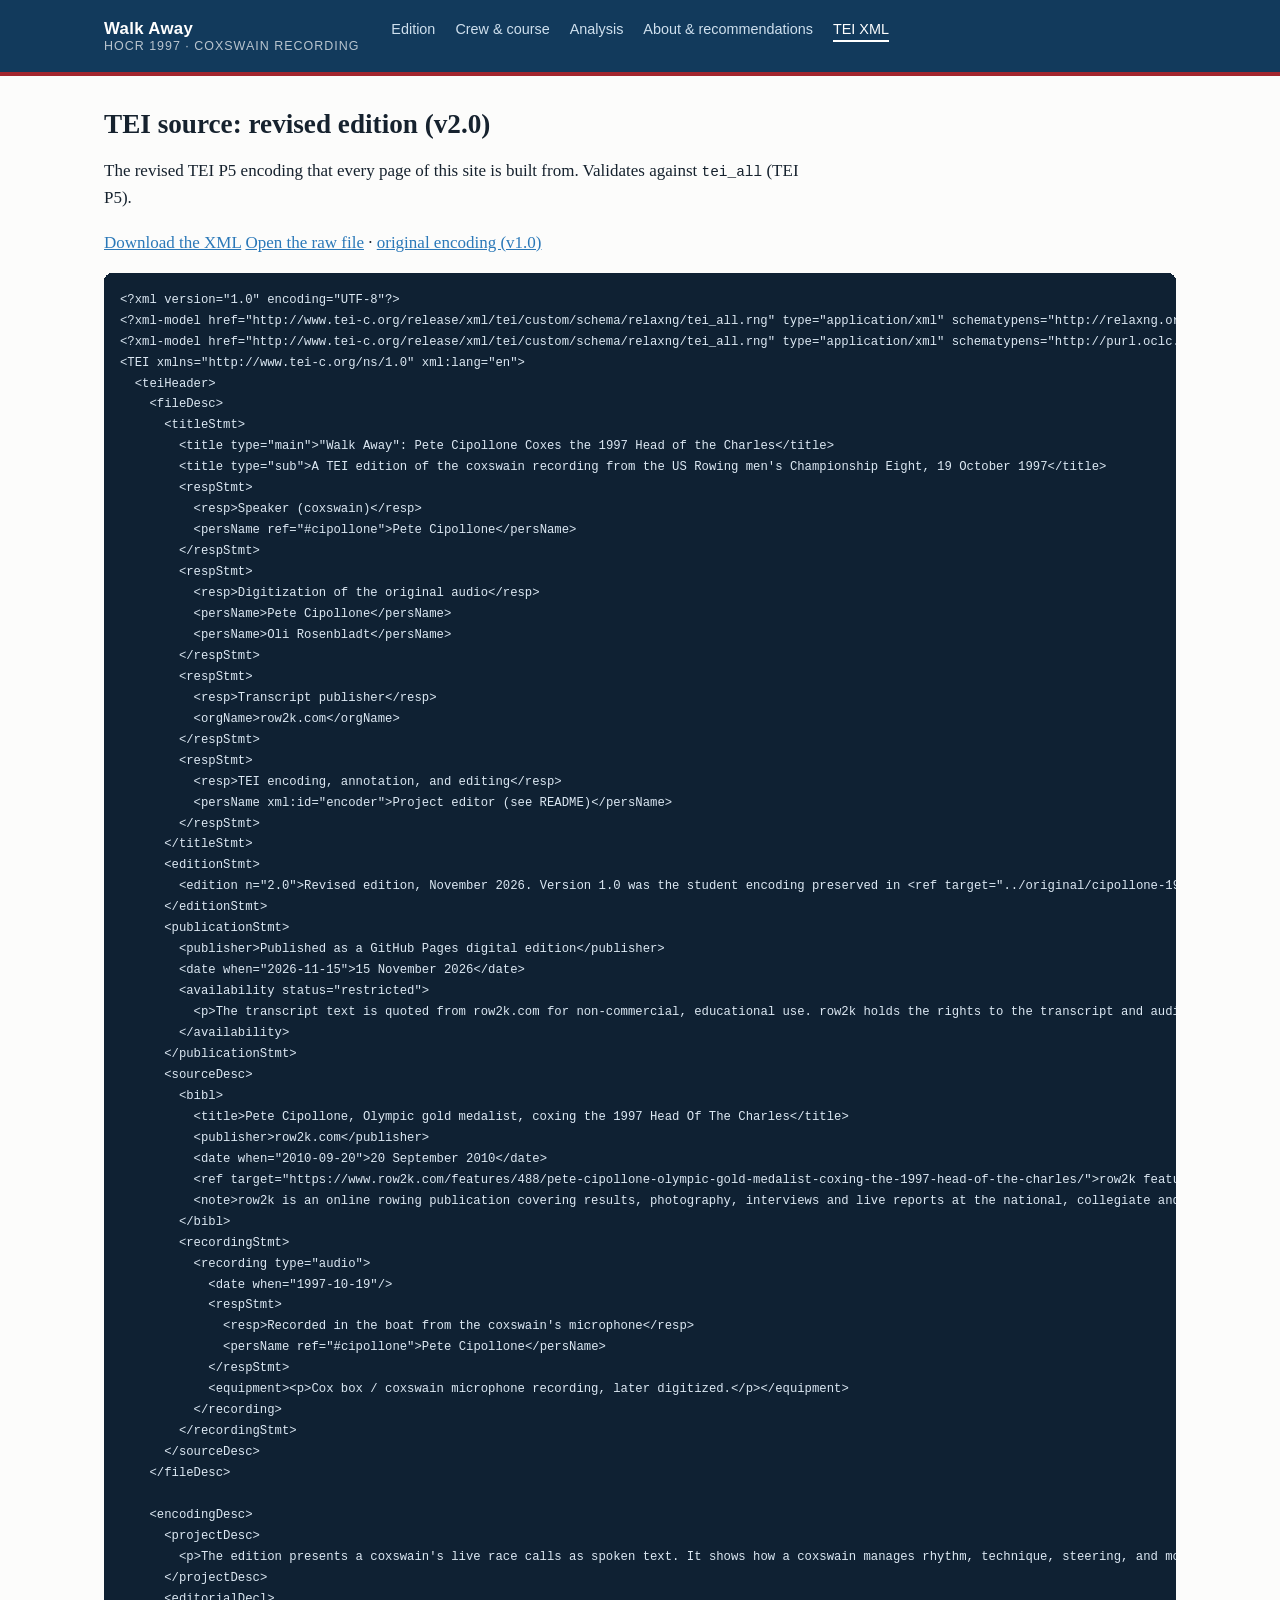
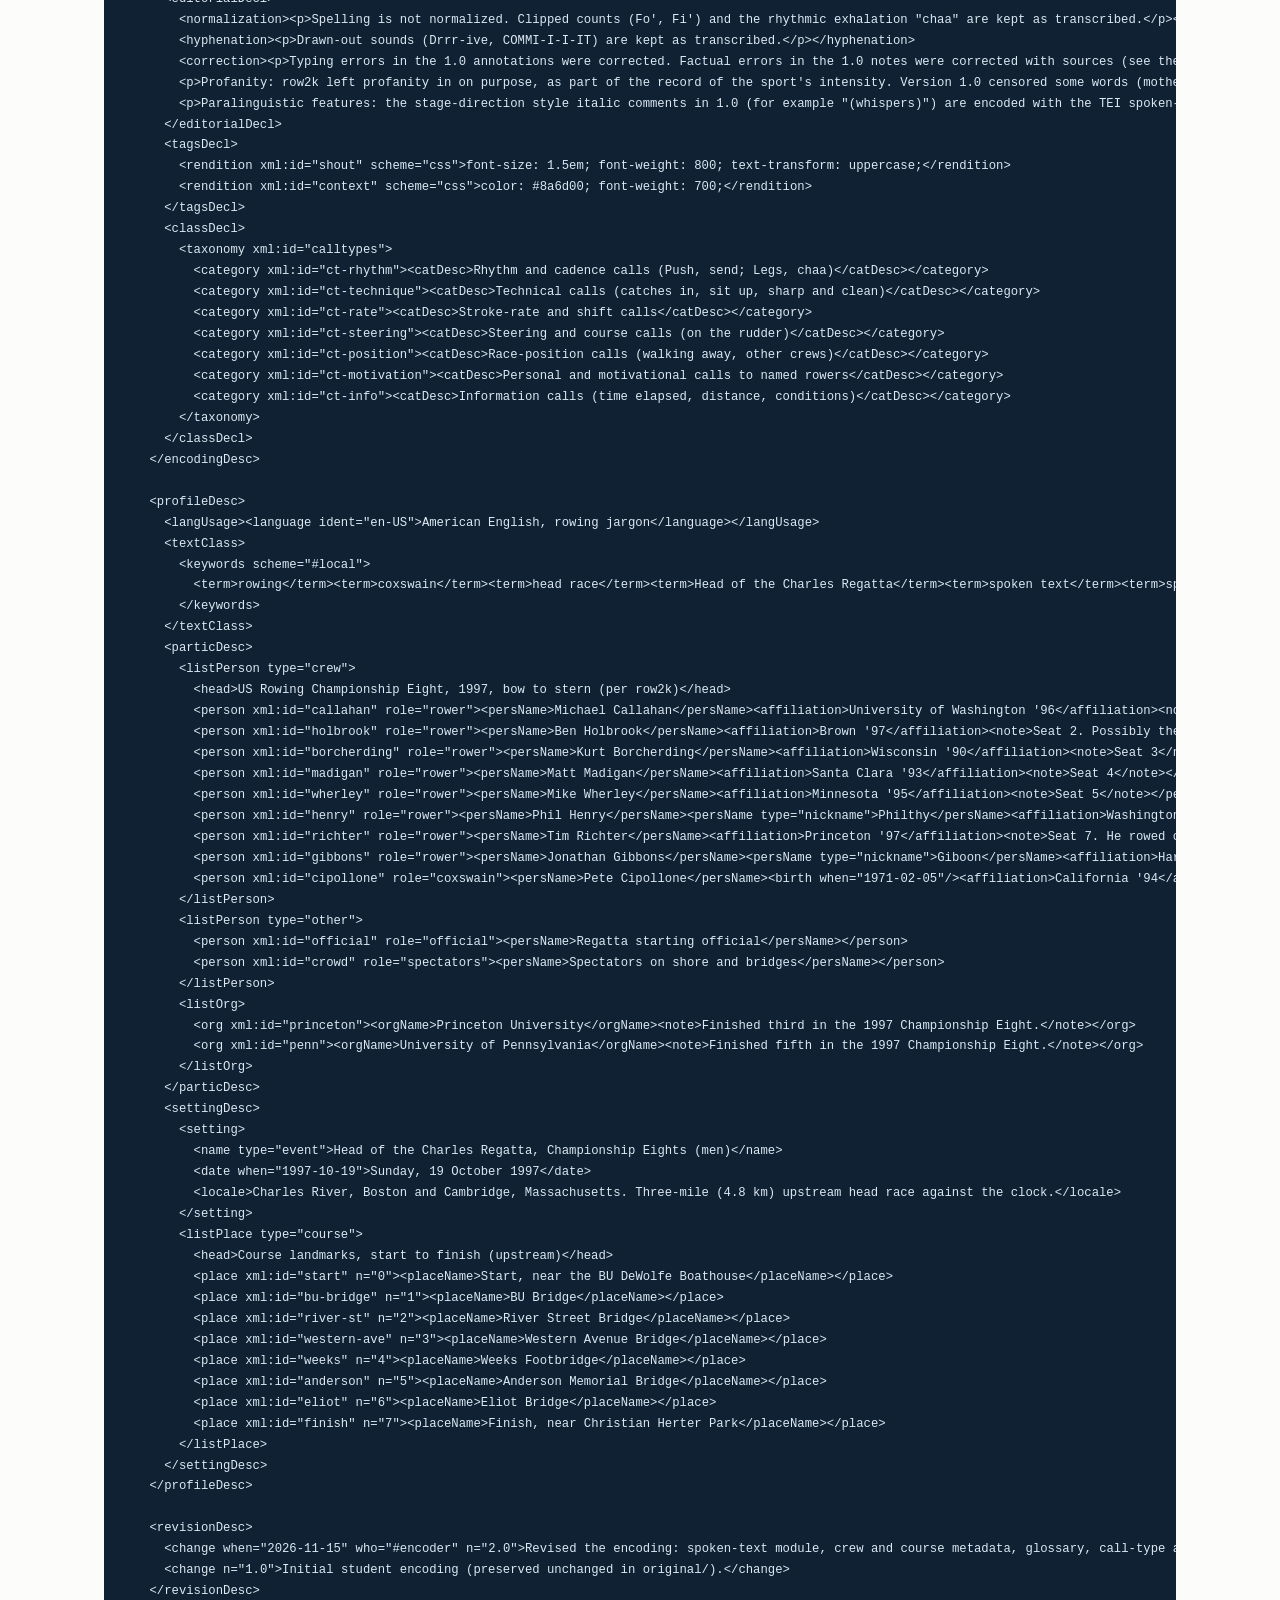
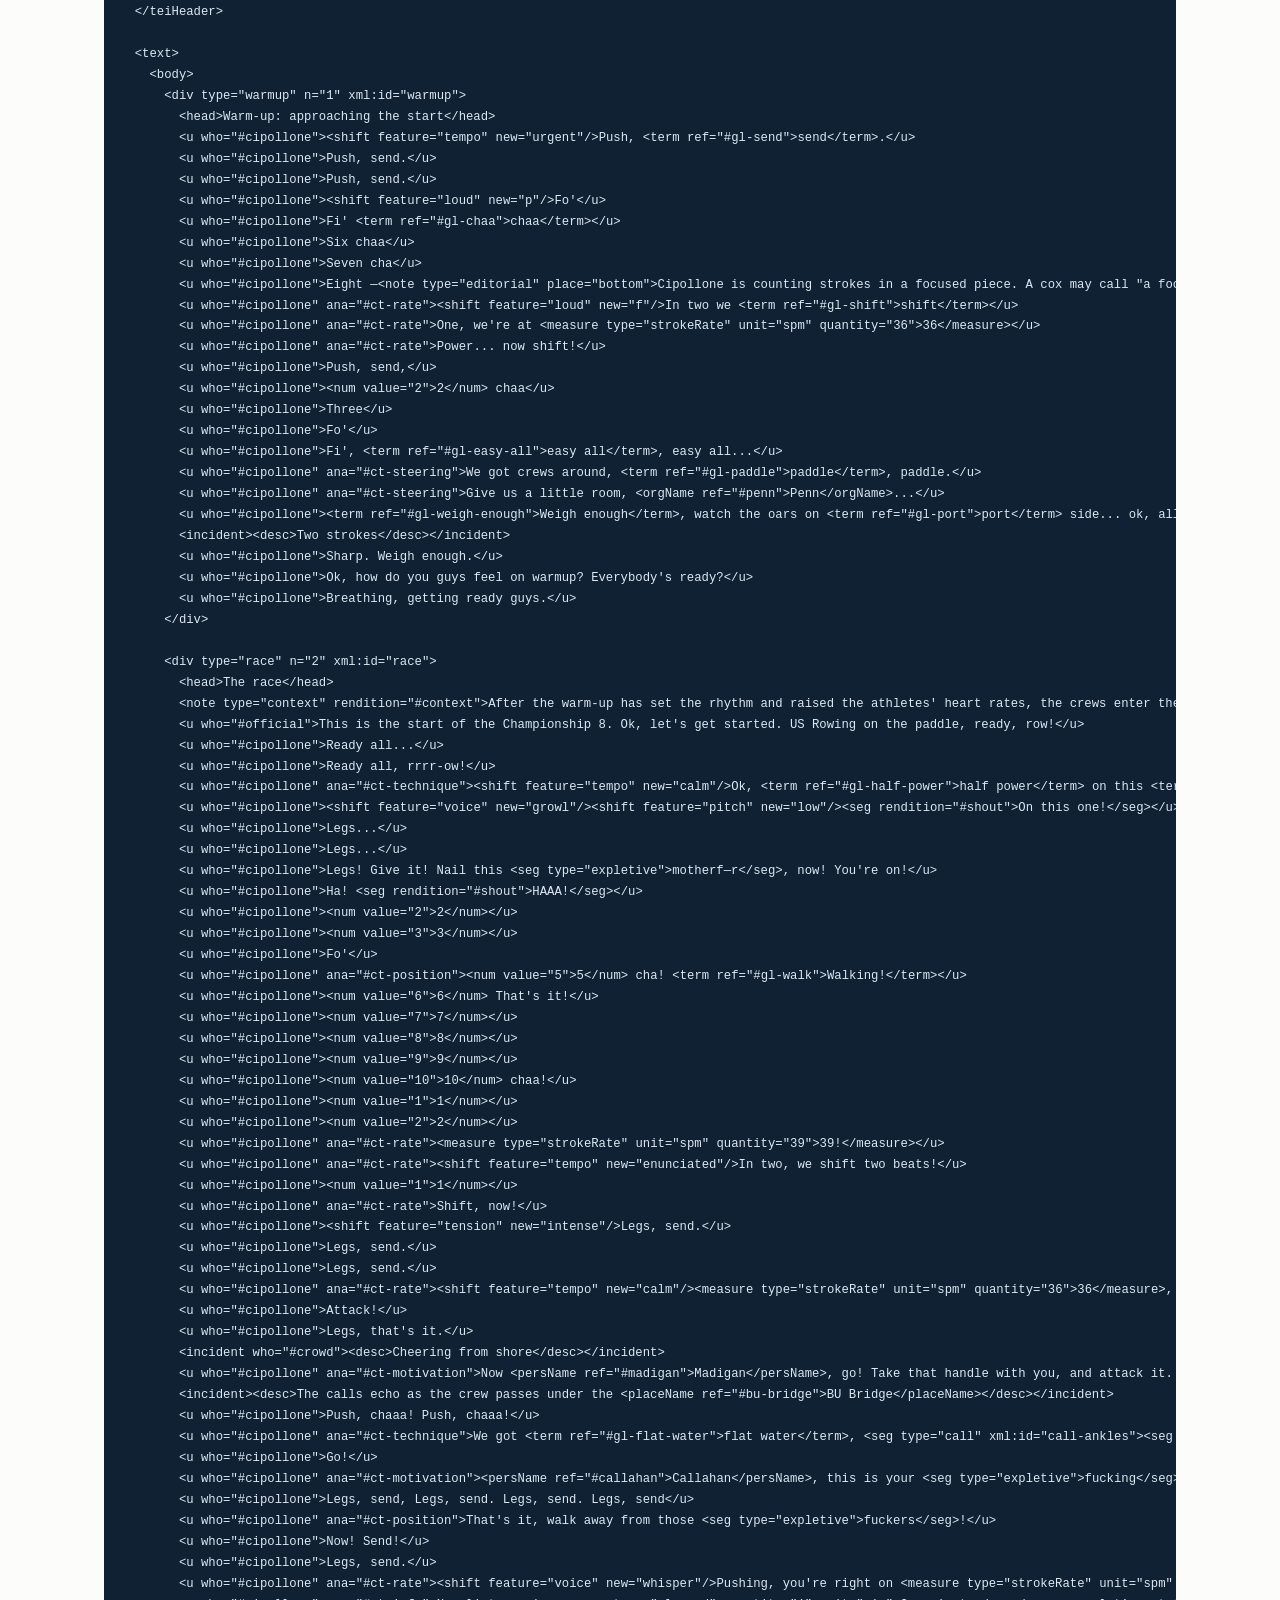
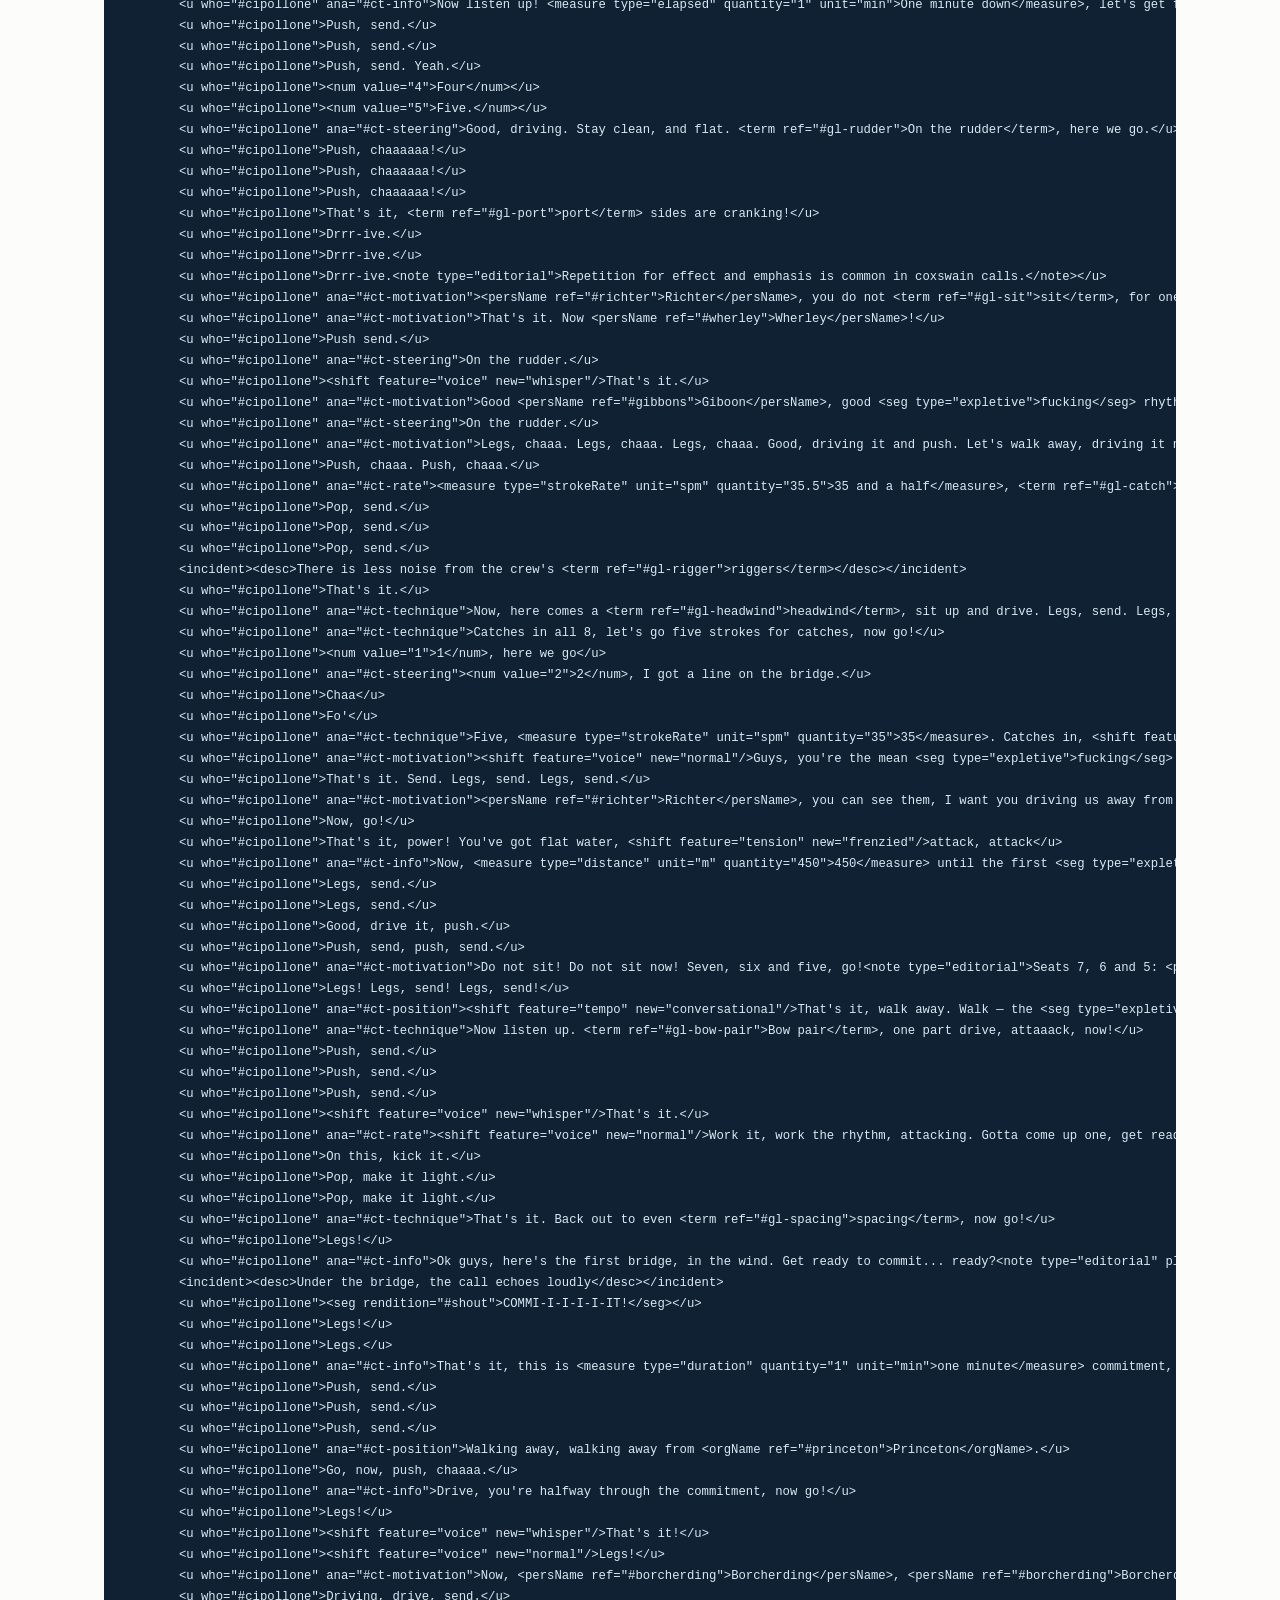
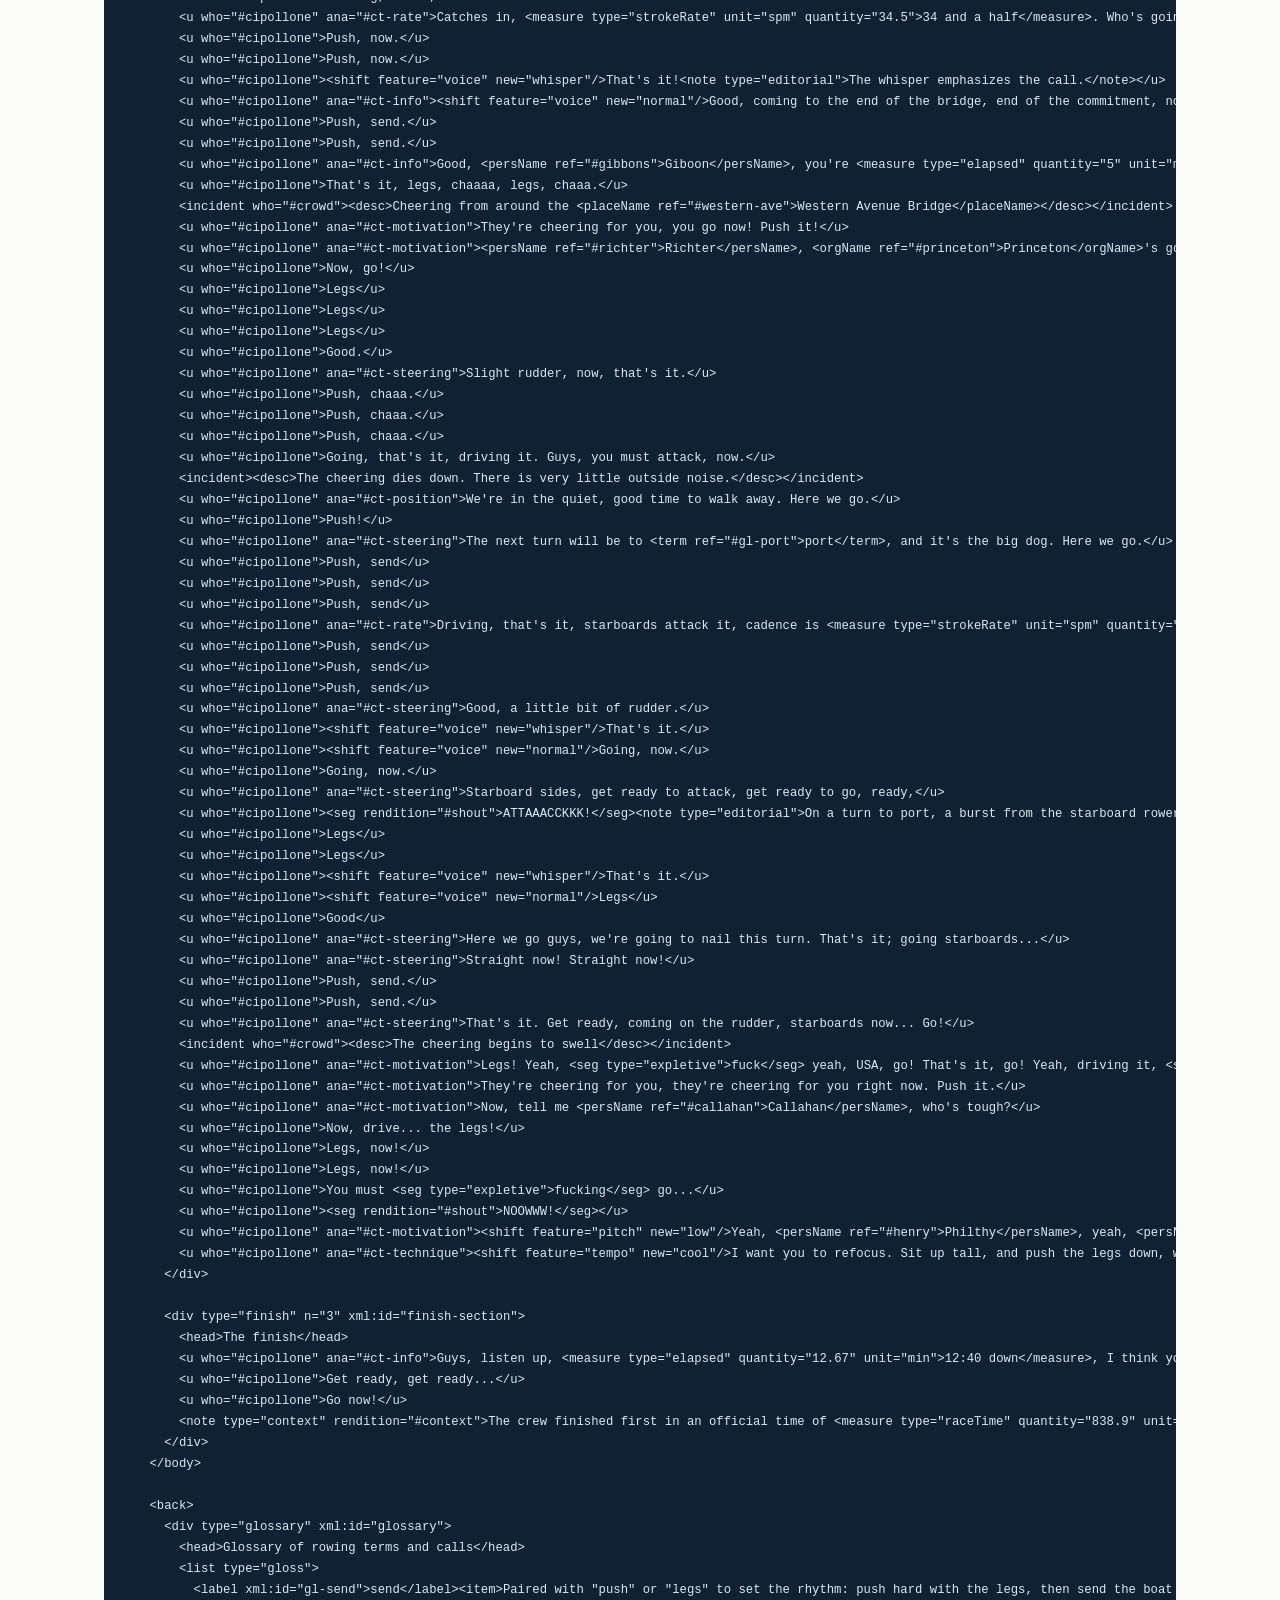
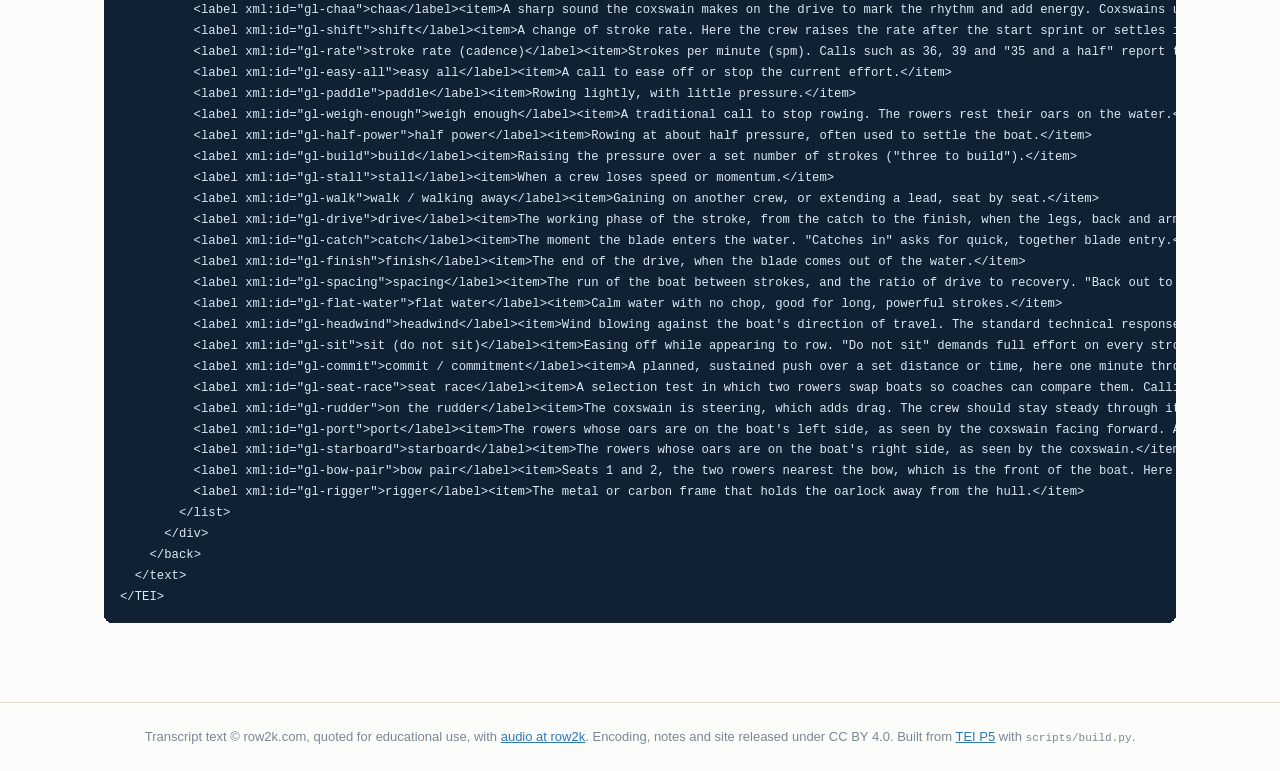
<file: tei.html>
<!DOCTYPE html>
<html lang="en"><head><meta charset="utf-8"><meta name="viewport" content="width=device-width,initial-scale=1">
<title>TEI source: revised edition (v2.0) · Cipollone, HOCR 1997</title>
<meta name="description" content="A TEI digital edition of coxswain Pete Cipollone's recording from the record-breaking US Rowing men's eight at the 1997 Head of the Charles.">
<link rel="icon" href="data:image/svg+xml,%3Csvg xmlns=%22http://www.w3.org/2000/svg%22 viewBox=%220 0 16 16%22%3E%3Crect width=%2216%22 height=%2216%22 rx=%223%22 fill=%22%230e7c86%22/%3E%3Cpath d=%22M2 9h12%22 stroke=%22%23ff6b4a%22 stroke-width=%223%22/%3E%3C/svg%3E"><link rel="preconnect" href="https://fonts.googleapis.com"><link rel="preconnect" href="https://fonts.gstatic.com" crossorigin><link rel="stylesheet" href="https://fonts.googleapis.com/css2?family=DM+Serif+Display:ital@0;1&family=IBM+Plex+Sans:ital,wght@0,400;0,500;0,600;0,700;1,400;1,500&family=IBM+Plex+Mono:wght@500;700&display=swap"><link rel="stylesheet" href="assets/style.css"></head>
<body class="notes">
<a class="skip" href="#main">Skip to content</a>
<header class="mast"><div class="mast-inner"><a class="brand" href="index.html">Walk Away<small>HOCR 1997 · Coxswain recording</small></a><nav class="main" aria-label="Main"><a href="index.html">Edition</a><a href="crew-and-course.html">Crew & course</a><a href="analysis.html">Analysis</a><a href="about.html">About & recommendations</a><a href="tei.html" aria-current=page>TEI XML</a></nav></div></header>

<main id="main"><div class="prose"><h2 style="margin-top:0">TEI source: revised edition (v2.0)</h2>
<p>The revised TEI P5 encoding that every page of this site is built from. Validates against <code>tei_all</code> (TEI P5).</p>
<p class="src-actions"><a class="btn" href="data/cipollone-hocr-1997.xml" download>Download the XML</a> <a href="data/cipollone-hocr-1997.xml">Open the raw file</a> · <a href="tei-original.html">original encoding (v1.0)</a></p></div>
<pre class="xml-src" tabindex="0" aria-label="TEI source: revised edition (v2.0)"><code><span class="x-pi">&lt;?xml version="1.0" encoding="UTF-8"?&gt;</span>
<span class="x-pi">&lt;?xml-model href="http://www.tei-c.org/release/xml/tei/custom/schema/relaxng/tei_all.rng" type="application/xml" schematypens="http://relaxng.org/ns/structure/1.0"?&gt;</span>
<span class="x-pi">&lt;?xml-model href="http://www.tei-c.org/release/xml/tei/custom/schema/relaxng/tei_all.rng" type="application/xml" schematypens="http://purl.oclc.org/dsdl/schematron"?&gt;</span>
<span class="x-tag">&lt;TEI</span> <span class="x-att">xmlns</span>=<span class="x-val">"http://www.tei-c.org/ns/1.0"</span> <span class="x-att">xml:lang</span>=<span class="x-val">"en"</span><span class="x-tag">&gt;</span>
  <span class="x-tag">&lt;teiHeader</span><span class="x-tag">&gt;</span>
    <span class="x-tag">&lt;fileDesc</span><span class="x-tag">&gt;</span>
      <span class="x-tag">&lt;titleStmt</span><span class="x-tag">&gt;</span>
        <span class="x-tag">&lt;title</span> <span class="x-att">type</span>=<span class="x-val">"main"</span><span class="x-tag">&gt;</span>"Walk Away": Pete Cipollone Coxes the 1997 Head of the Charles<span class="x-tag">&lt;/title</span><span class="x-tag">&gt;</span>
        <span class="x-tag">&lt;title</span> <span class="x-att">type</span>=<span class="x-val">"sub"</span><span class="x-tag">&gt;</span>A TEI edition of the coxswain recording from the US Rowing men's Championship Eight, 19 October 1997<span class="x-tag">&lt;/title</span><span class="x-tag">&gt;</span>
        <span class="x-tag">&lt;respStmt</span><span class="x-tag">&gt;</span>
          <span class="x-tag">&lt;resp</span><span class="x-tag">&gt;</span>Speaker (coxswain)<span class="x-tag">&lt;/resp</span><span class="x-tag">&gt;</span>
          <span class="x-tag">&lt;persName</span> <span class="x-att">ref</span>=<span class="x-val">"#cipollone"</span><span class="x-tag">&gt;</span>Pete Cipollone<span class="x-tag">&lt;/persName</span><span class="x-tag">&gt;</span>
        <span class="x-tag">&lt;/respStmt</span><span class="x-tag">&gt;</span>
        <span class="x-tag">&lt;respStmt</span><span class="x-tag">&gt;</span>
          <span class="x-tag">&lt;resp</span><span class="x-tag">&gt;</span>Digitization of the original audio<span class="x-tag">&lt;/resp</span><span class="x-tag">&gt;</span>
          <span class="x-tag">&lt;persName</span><span class="x-tag">&gt;</span>Pete Cipollone<span class="x-tag">&lt;/persName</span><span class="x-tag">&gt;</span>
          <span class="x-tag">&lt;persName</span><span class="x-tag">&gt;</span>Oli Rosenbladt<span class="x-tag">&lt;/persName</span><span class="x-tag">&gt;</span>
        <span class="x-tag">&lt;/respStmt</span><span class="x-tag">&gt;</span>
        <span class="x-tag">&lt;respStmt</span><span class="x-tag">&gt;</span>
          <span class="x-tag">&lt;resp</span><span class="x-tag">&gt;</span>Transcript publisher<span class="x-tag">&lt;/resp</span><span class="x-tag">&gt;</span>
          <span class="x-tag">&lt;orgName</span><span class="x-tag">&gt;</span>row2k.com<span class="x-tag">&lt;/orgName</span><span class="x-tag">&gt;</span>
        <span class="x-tag">&lt;/respStmt</span><span class="x-tag">&gt;</span>
        <span class="x-tag">&lt;respStmt</span><span class="x-tag">&gt;</span>
          <span class="x-tag">&lt;resp</span><span class="x-tag">&gt;</span>TEI encoding, annotation, and editing<span class="x-tag">&lt;/resp</span><span class="x-tag">&gt;</span>
          <span class="x-tag">&lt;persName</span> <span class="x-att">xml:id</span>=<span class="x-val">"encoder"</span><span class="x-tag">&gt;</span>Project editor (see README)<span class="x-tag">&lt;/persName</span><span class="x-tag">&gt;</span>
        <span class="x-tag">&lt;/respStmt</span><span class="x-tag">&gt;</span>
      <span class="x-tag">&lt;/titleStmt</span><span class="x-tag">&gt;</span>
      <span class="x-tag">&lt;editionStmt</span><span class="x-tag">&gt;</span>
        <span class="x-tag">&lt;edition</span> <span class="x-att">n</span>=<span class="x-val">"2.0"</span><span class="x-tag">&gt;</span>Revised edition, November 2026. Version 1.0 was the student encoding preserved in <span class="x-tag">&lt;ref</span> <span class="x-att">target</span>=<span class="x-val">"../original/cipollone-1997-original.xml"</span><span class="x-tag">&gt;</span>original/<span class="x-tag">&lt;/ref</span><span class="x-tag">&gt;</span>.<span class="x-tag">&lt;/edition</span><span class="x-tag">&gt;</span>
      <span class="x-tag">&lt;/editionStmt</span><span class="x-tag">&gt;</span>
      <span class="x-tag">&lt;publicationStmt</span><span class="x-tag">&gt;</span>
        <span class="x-tag">&lt;publisher</span><span class="x-tag">&gt;</span>Published as a GitHub Pages digital edition<span class="x-tag">&lt;/publisher</span><span class="x-tag">&gt;</span>
        <span class="x-tag">&lt;date</span> <span class="x-att">when</span>=<span class="x-val">"2026-11-15"</span><span class="x-tag">&gt;</span>15 November 2026<span class="x-tag">&lt;/date</span><span class="x-tag">&gt;</span>
        <span class="x-tag">&lt;availability</span> <span class="x-att">status</span>=<span class="x-val">"restricted"</span><span class="x-tag">&gt;</span>
          <span class="x-tag">&lt;p</span><span class="x-tag">&gt;</span>The transcript text is quoted from row2k.com for non-commercial, educational use. row2k holds the rights to the transcript and audio. They are not relicensed here. The encoding, annotations, glossary and site code are released under <span class="x-tag">&lt;ref</span> <span class="x-att">target</span>=<span class="x-val">"https://creativecommons.org/licenses/by/4.0/"</span><span class="x-tag">&gt;</span>CC BY 4.0<span class="x-tag">&lt;/ref</span><span class="x-tag">&gt;</span>.<span class="x-tag">&lt;/p</span><span class="x-tag">&gt;</span>
        <span class="x-tag">&lt;/availability</span><span class="x-tag">&gt;</span>
      <span class="x-tag">&lt;/publicationStmt</span><span class="x-tag">&gt;</span>
      <span class="x-tag">&lt;sourceDesc</span><span class="x-tag">&gt;</span>
        <span class="x-tag">&lt;bibl</span><span class="x-tag">&gt;</span>
          <span class="x-tag">&lt;title</span><span class="x-tag">&gt;</span>Pete Cipollone, Olympic gold medalist, coxing the 1997 Head Of The Charles<span class="x-tag">&lt;/title</span><span class="x-tag">&gt;</span>
          <span class="x-tag">&lt;publisher</span><span class="x-tag">&gt;</span>row2k.com<span class="x-tag">&lt;/publisher</span><span class="x-tag">&gt;</span>
          <span class="x-tag">&lt;date</span> <span class="x-att">when</span>=<span class="x-val">"2010-09-20"</span><span class="x-tag">&gt;</span>20 September 2010<span class="x-tag">&lt;/date</span><span class="x-tag">&gt;</span>
          <span class="x-tag">&lt;ref</span> <span class="x-att">target</span>=<span class="x-val">"https://www.row2k.com/features/488/pete-cipollone-olympic-gold-medalist-coxing-the-1997-head-of-the-charles/"</span><span class="x-tag">&gt;</span>row2k feature 488<span class="x-tag">&lt;/ref</span><span class="x-tag">&gt;</span>
          <span class="x-tag">&lt;note</span><span class="x-tag">&gt;</span>row2k is an online rowing publication covering results, photography, interviews and live reports at the national, collegiate and youth levels. The feature includes the streaming audio and the transcript. The full recording runs about 27 minutes and includes the row to the start and staging. This edition encodes an excerpt.<span class="x-tag">&lt;/note</span><span class="x-tag">&gt;</span>
        <span class="x-tag">&lt;/bibl</span><span class="x-tag">&gt;</span>
        <span class="x-tag">&lt;recordingStmt</span><span class="x-tag">&gt;</span>
          <span class="x-tag">&lt;recording</span> <span class="x-att">type</span>=<span class="x-val">"audio"</span><span class="x-tag">&gt;</span>
            <span class="x-tag">&lt;date</span> <span class="x-att">when</span>=<span class="x-val">"1997-10-19"</span><span class="x-tag">/&gt;</span>
            <span class="x-tag">&lt;respStmt</span><span class="x-tag">&gt;</span>
              <span class="x-tag">&lt;resp</span><span class="x-tag">&gt;</span>Recorded in the boat from the coxswain's microphone<span class="x-tag">&lt;/resp</span><span class="x-tag">&gt;</span>
              <span class="x-tag">&lt;persName</span> <span class="x-att">ref</span>=<span class="x-val">"#cipollone"</span><span class="x-tag">&gt;</span>Pete Cipollone<span class="x-tag">&lt;/persName</span><span class="x-tag">&gt;</span>
            <span class="x-tag">&lt;/respStmt</span><span class="x-tag">&gt;</span>
            <span class="x-tag">&lt;equipment</span><span class="x-tag">&gt;</span><span class="x-tag">&lt;p</span><span class="x-tag">&gt;</span>Cox box / coxswain microphone recording, later digitized.<span class="x-tag">&lt;/p</span><span class="x-tag">&gt;</span><span class="x-tag">&lt;/equipment</span><span class="x-tag">&gt;</span>
          <span class="x-tag">&lt;/recording</span><span class="x-tag">&gt;</span>
        <span class="x-tag">&lt;/recordingStmt</span><span class="x-tag">&gt;</span>
      <span class="x-tag">&lt;/sourceDesc</span><span class="x-tag">&gt;</span>
    <span class="x-tag">&lt;/fileDesc</span><span class="x-tag">&gt;</span>

    <span class="x-tag">&lt;encodingDesc</span><span class="x-tag">&gt;</span>
      <span class="x-tag">&lt;projectDesc</span><span class="x-tag">&gt;</span>
        <span class="x-tag">&lt;p</span><span class="x-tag">&gt;</span>The edition presents a coxswain's live race calls as spoken text. It shows how a coxswain manages rhythm, technique, steering, and motivation over a three-mile head race, and connects the calls to the people in the boat and the places on the course.<span class="x-tag">&lt;/p</span><span class="x-tag">&gt;</span>
      <span class="x-tag">&lt;/projectDesc</span><span class="x-tag">&gt;</span>
      <span class="x-tag">&lt;editorialDecl</span><span class="x-tag">&gt;</span>
        <span class="x-tag">&lt;normalization</span><span class="x-tag">&gt;</span><span class="x-tag">&lt;p</span><span class="x-tag">&gt;</span>Spelling is not normalized. Clipped counts (Fo', Fi') and the rhythmic exhalation "chaa" are kept as transcribed.<span class="x-tag">&lt;/p</span><span class="x-tag">&gt;</span><span class="x-tag">&lt;/normalization</span><span class="x-tag">&gt;</span>
        <span class="x-tag">&lt;hyphenation</span><span class="x-tag">&gt;</span><span class="x-tag">&lt;p</span><span class="x-tag">&gt;</span>Drawn-out sounds (Drrr-ive, COMMI-I-I-IT) are kept as transcribed.<span class="x-tag">&lt;/p</span><span class="x-tag">&gt;</span><span class="x-tag">&lt;/hyphenation</span><span class="x-tag">&gt;</span>
        <span class="x-tag">&lt;correction</span><span class="x-tag">&gt;</span><span class="x-tag">&lt;p</span><span class="x-tag">&gt;</span>Typing errors in the 1.0 annotations were corrected. Factual errors in the 1.0 notes were corrected with sources (see the notes with type="correction").<span class="x-tag">&lt;/p</span><span class="x-tag">&gt;</span><span class="x-tag">&lt;/correction</span><span class="x-tag">&gt;</span>
        <span class="x-tag">&lt;p</span><span class="x-tag">&gt;</span>Profanity: row2k left profanity in on purpose, as part of the record of the sport's intensity. Version 1.0 censored some words (motherf—r, A**) but not others. This edition keeps the 1.0 forms where they appear and marks every expletive with &amp;lt;seg type="expletive"&amp;gt;, so that a reader can filter them in the web edition. One passage is omitted in the source itself. It is marked with &amp;lt;gap&amp;gt;.<span class="x-tag">&lt;/p</span><span class="x-tag">&gt;</span>
        <span class="x-tag">&lt;p</span><span class="x-tag">&gt;</span>Paralinguistic features: the stage-direction style italic comments in 1.0 (for example "(whispers)") are encoded with the TEI spoken-text elements &amp;lt;shift&amp;gt;, &amp;lt;incident&amp;gt; and &amp;lt;vocal&amp;gt;.<span class="x-tag">&lt;/p</span><span class="x-tag">&gt;</span>
      <span class="x-tag">&lt;/editorialDecl</span><span class="x-tag">&gt;</span>
      <span class="x-tag">&lt;tagsDecl</span><span class="x-tag">&gt;</span>
        <span class="x-tag">&lt;rendition</span> <span class="x-att">xml:id</span>=<span class="x-val">"shout"</span> <span class="x-att">scheme</span>=<span class="x-val">"css"</span><span class="x-tag">&gt;</span>font-size: 1.5em; font-weight: 800; text-transform: uppercase;<span class="x-tag">&lt;/rendition</span><span class="x-tag">&gt;</span>
        <span class="x-tag">&lt;rendition</span> <span class="x-att">xml:id</span>=<span class="x-val">"context"</span> <span class="x-att">scheme</span>=<span class="x-val">"css"</span><span class="x-tag">&gt;</span>color: #8a6d00; font-weight: 700;<span class="x-tag">&lt;/rendition</span><span class="x-tag">&gt;</span>
      <span class="x-tag">&lt;/tagsDecl</span><span class="x-tag">&gt;</span>
      <span class="x-tag">&lt;classDecl</span><span class="x-tag">&gt;</span>
        <span class="x-tag">&lt;taxonomy</span> <span class="x-att">xml:id</span>=<span class="x-val">"calltypes"</span><span class="x-tag">&gt;</span>
          <span class="x-tag">&lt;category</span> <span class="x-att">xml:id</span>=<span class="x-val">"ct-rhythm"</span><span class="x-tag">&gt;</span><span class="x-tag">&lt;catDesc</span><span class="x-tag">&gt;</span>Rhythm and cadence calls (Push, send; Legs, chaa)<span class="x-tag">&lt;/catDesc</span><span class="x-tag">&gt;</span><span class="x-tag">&lt;/category</span><span class="x-tag">&gt;</span>
          <span class="x-tag">&lt;category</span> <span class="x-att">xml:id</span>=<span class="x-val">"ct-technique"</span><span class="x-tag">&gt;</span><span class="x-tag">&lt;catDesc</span><span class="x-tag">&gt;</span>Technical calls (catches in, sit up, sharp and clean)<span class="x-tag">&lt;/catDesc</span><span class="x-tag">&gt;</span><span class="x-tag">&lt;/category</span><span class="x-tag">&gt;</span>
          <span class="x-tag">&lt;category</span> <span class="x-att">xml:id</span>=<span class="x-val">"ct-rate"</span><span class="x-tag">&gt;</span><span class="x-tag">&lt;catDesc</span><span class="x-tag">&gt;</span>Stroke-rate and shift calls<span class="x-tag">&lt;/catDesc</span><span class="x-tag">&gt;</span><span class="x-tag">&lt;/category</span><span class="x-tag">&gt;</span>
          <span class="x-tag">&lt;category</span> <span class="x-att">xml:id</span>=<span class="x-val">"ct-steering"</span><span class="x-tag">&gt;</span><span class="x-tag">&lt;catDesc</span><span class="x-tag">&gt;</span>Steering and course calls (on the rudder)<span class="x-tag">&lt;/catDesc</span><span class="x-tag">&gt;</span><span class="x-tag">&lt;/category</span><span class="x-tag">&gt;</span>
          <span class="x-tag">&lt;category</span> <span class="x-att">xml:id</span>=<span class="x-val">"ct-position"</span><span class="x-tag">&gt;</span><span class="x-tag">&lt;catDesc</span><span class="x-tag">&gt;</span>Race-position calls (walking away, other crews)<span class="x-tag">&lt;/catDesc</span><span class="x-tag">&gt;</span><span class="x-tag">&lt;/category</span><span class="x-tag">&gt;</span>
          <span class="x-tag">&lt;category</span> <span class="x-att">xml:id</span>=<span class="x-val">"ct-motivation"</span><span class="x-tag">&gt;</span><span class="x-tag">&lt;catDesc</span><span class="x-tag">&gt;</span>Personal and motivational calls to named rowers<span class="x-tag">&lt;/catDesc</span><span class="x-tag">&gt;</span><span class="x-tag">&lt;/category</span><span class="x-tag">&gt;</span>
          <span class="x-tag">&lt;category</span> <span class="x-att">xml:id</span>=<span class="x-val">"ct-info"</span><span class="x-tag">&gt;</span><span class="x-tag">&lt;catDesc</span><span class="x-tag">&gt;</span>Information calls (time elapsed, distance, conditions)<span class="x-tag">&lt;/catDesc</span><span class="x-tag">&gt;</span><span class="x-tag">&lt;/category</span><span class="x-tag">&gt;</span>
        <span class="x-tag">&lt;/taxonomy</span><span class="x-tag">&gt;</span>
      <span class="x-tag">&lt;/classDecl</span><span class="x-tag">&gt;</span>
    <span class="x-tag">&lt;/encodingDesc</span><span class="x-tag">&gt;</span>

    <span class="x-tag">&lt;profileDesc</span><span class="x-tag">&gt;</span>
      <span class="x-tag">&lt;langUsage</span><span class="x-tag">&gt;</span><span class="x-tag">&lt;language</span> <span class="x-att">ident</span>=<span class="x-val">"en-US"</span><span class="x-tag">&gt;</span>American English, rowing jargon<span class="x-tag">&lt;/language</span><span class="x-tag">&gt;</span><span class="x-tag">&lt;/langUsage</span><span class="x-tag">&gt;</span>
      <span class="x-tag">&lt;textClass</span><span class="x-tag">&gt;</span>
        <span class="x-tag">&lt;keywords</span> <span class="x-att">scheme</span>=<span class="x-val">"#local"</span><span class="x-tag">&gt;</span>
          <span class="x-tag">&lt;term</span><span class="x-tag">&gt;</span>rowing<span class="x-tag">&lt;/term</span><span class="x-tag">&gt;</span><span class="x-tag">&lt;term</span><span class="x-tag">&gt;</span>coxswain<span class="x-tag">&lt;/term</span><span class="x-tag">&gt;</span><span class="x-tag">&lt;term</span><span class="x-tag">&gt;</span>head race<span class="x-tag">&lt;/term</span><span class="x-tag">&gt;</span><span class="x-tag">&lt;term</span><span class="x-tag">&gt;</span>Head of the Charles Regatta<span class="x-tag">&lt;/term</span><span class="x-tag">&gt;</span><span class="x-tag">&lt;term</span><span class="x-tag">&gt;</span>spoken text<span class="x-tag">&lt;/term</span><span class="x-tag">&gt;</span><span class="x-tag">&lt;term</span><span class="x-tag">&gt;</span>sports communication<span class="x-tag">&lt;/term</span><span class="x-tag">&gt;</span>
        <span class="x-tag">&lt;/keywords</span><span class="x-tag">&gt;</span>
      <span class="x-tag">&lt;/textClass</span><span class="x-tag">&gt;</span>
      <span class="x-tag">&lt;particDesc</span><span class="x-tag">&gt;</span>
        <span class="x-tag">&lt;listPerson</span> <span class="x-att">type</span>=<span class="x-val">"crew"</span><span class="x-tag">&gt;</span>
          <span class="x-tag">&lt;head</span><span class="x-tag">&gt;</span>US Rowing Championship Eight, 1997, bow to stern (per row2k)<span class="x-tag">&lt;/head</span><span class="x-tag">&gt;</span>
          <span class="x-tag">&lt;person</span> <span class="x-att">xml:id</span>=<span class="x-val">"callahan"</span> <span class="x-att">role</span>=<span class="x-val">"rower"</span><span class="x-tag">&gt;</span><span class="x-tag">&lt;persName</span><span class="x-tag">&gt;</span>Michael Callahan<span class="x-tag">&lt;/persName</span><span class="x-tag">&gt;</span><span class="x-tag">&lt;affiliation</span><span class="x-tag">&gt;</span>University of Washington '96<span class="x-tag">&lt;/affiliation</span><span class="x-tag">&gt;</span><span class="x-tag">&lt;note</span><span class="x-tag">&gt;</span>Bow seat (1)<span class="x-tag">&lt;/note</span><span class="x-tag">&gt;</span><span class="x-tag">&lt;/person</span><span class="x-tag">&gt;</span>
          <span class="x-tag">&lt;person</span> <span class="x-att">xml:id</span>=<span class="x-val">"holbrook"</span> <span class="x-att">role</span>=<span class="x-val">"rower"</span><span class="x-tag">&gt;</span><span class="x-tag">&lt;persName</span><span class="x-tag">&gt;</span>Ben Holbrook<span class="x-tag">&lt;/persName</span><span class="x-tag">&gt;</span><span class="x-tag">&lt;affiliation</span><span class="x-tag">&gt;</span>Brown '97<span class="x-tag">&lt;/affiliation</span><span class="x-tag">&gt;</span><span class="x-tag">&lt;note</span><span class="x-tag">&gt;</span>Seat 2. Possibly the "Benny" heard in the full recording. Not named in this excerpt.<span class="x-tag">&lt;/note</span><span class="x-tag">&gt;</span><span class="x-tag">&lt;/person</span><span class="x-tag">&gt;</span>
          <span class="x-tag">&lt;person</span> <span class="x-att">xml:id</span>=<span class="x-val">"borcherding"</span> <span class="x-att">role</span>=<span class="x-val">"rower"</span><span class="x-tag">&gt;</span><span class="x-tag">&lt;persName</span><span class="x-tag">&gt;</span>Kurt Borcherding<span class="x-tag">&lt;/persName</span><span class="x-tag">&gt;</span><span class="x-tag">&lt;affiliation</span><span class="x-tag">&gt;</span>Wisconsin '90<span class="x-tag">&lt;/affiliation</span><span class="x-tag">&gt;</span><span class="x-tag">&lt;note</span><span class="x-tag">&gt;</span>Seat 3<span class="x-tag">&lt;/note</span><span class="x-tag">&gt;</span><span class="x-tag">&lt;/person</span><span class="x-tag">&gt;</span>
          <span class="x-tag">&lt;person</span> <span class="x-att">xml:id</span>=<span class="x-val">"madigan"</span> <span class="x-att">role</span>=<span class="x-val">"rower"</span><span class="x-tag">&gt;</span><span class="x-tag">&lt;persName</span><span class="x-tag">&gt;</span>Matt Madigan<span class="x-tag">&lt;/persName</span><span class="x-tag">&gt;</span><span class="x-tag">&lt;affiliation</span><span class="x-tag">&gt;</span>Santa Clara '93<span class="x-tag">&lt;/affiliation</span><span class="x-tag">&gt;</span><span class="x-tag">&lt;note</span><span class="x-tag">&gt;</span>Seat 4<span class="x-tag">&lt;/note</span><span class="x-tag">&gt;</span><span class="x-tag">&lt;/person</span><span class="x-tag">&gt;</span>
          <span class="x-tag">&lt;person</span> <span class="x-att">xml:id</span>=<span class="x-val">"wherley"</span> <span class="x-att">role</span>=<span class="x-val">"rower"</span><span class="x-tag">&gt;</span><span class="x-tag">&lt;persName</span><span class="x-tag">&gt;</span>Mike Wherley<span class="x-tag">&lt;/persName</span><span class="x-tag">&gt;</span><span class="x-tag">&lt;affiliation</span><span class="x-tag">&gt;</span>Minnesota '95<span class="x-tag">&lt;/affiliation</span><span class="x-tag">&gt;</span><span class="x-tag">&lt;note</span><span class="x-tag">&gt;</span>Seat 5<span class="x-tag">&lt;/note</span><span class="x-tag">&gt;</span><span class="x-tag">&lt;/person</span><span class="x-tag">&gt;</span>
          <span class="x-tag">&lt;person</span> <span class="x-att">xml:id</span>=<span class="x-val">"henry"</span> <span class="x-att">role</span>=<span class="x-val">"rower"</span><span class="x-tag">&gt;</span><span class="x-tag">&lt;persName</span><span class="x-tag">&gt;</span>Phil Henry<span class="x-tag">&lt;/persName</span><span class="x-tag">&gt;</span><span class="x-tag">&lt;persName</span> <span class="x-att">type</span>=<span class="x-val">"nickname"</span><span class="x-tag">&gt;</span>Philthy<span class="x-tag">&lt;/persName</span><span class="x-tag">&gt;</span><span class="x-tag">&lt;affiliation</span><span class="x-tag">&gt;</span>Washington '94<span class="x-tag">&lt;/affiliation</span><span class="x-tag">&gt;</span><span class="x-tag">&lt;note</span><span class="x-tag">&gt;</span>Seat 6. "Philthy" is taken to be Henry's nickname. row2k does not state it.<span class="x-tag">&lt;/note</span><span class="x-tag">&gt;</span><span class="x-tag">&lt;/person</span><span class="x-tag">&gt;</span>
          <span class="x-tag">&lt;person</span> <span class="x-att">xml:id</span>=<span class="x-val">"richter"</span> <span class="x-att">role</span>=<span class="x-val">"rower"</span><span class="x-tag">&gt;</span><span class="x-tag">&lt;persName</span><span class="x-tag">&gt;</span>Tim Richter<span class="x-tag">&lt;/persName</span><span class="x-tag">&gt;</span><span class="x-tag">&lt;affiliation</span><span class="x-tag">&gt;</span>Princeton '97<span class="x-tag">&lt;/affiliation</span><span class="x-tag">&gt;</span><span class="x-tag">&lt;note</span><span class="x-tag">&gt;</span>Seat 7. He rowed on the starboard side, as the call "You drive the starboard side" shows.<span class="x-tag">&lt;/note</span><span class="x-tag">&gt;</span><span class="x-tag">&lt;/person</span><span class="x-tag">&gt;</span>
          <span class="x-tag">&lt;person</span> <span class="x-att">xml:id</span>=<span class="x-val">"gibbons"</span> <span class="x-att">role</span>=<span class="x-val">"rower"</span><span class="x-tag">&gt;</span><span class="x-tag">&lt;persName</span><span class="x-tag">&gt;</span>Jonathan Gibbons<span class="x-tag">&lt;/persName</span><span class="x-tag">&gt;</span><span class="x-tag">&lt;persName</span> <span class="x-att">type</span>=<span class="x-val">"nickname"</span><span class="x-tag">&gt;</span>Giboon<span class="x-tag">&lt;/persName</span><span class="x-tag">&gt;</span><span class="x-tag">&lt;affiliation</span><span class="x-tag">&gt;</span>Harvard '96<span class="x-tag">&lt;/affiliation</span><span class="x-tag">&gt;</span><span class="x-tag">&lt;note</span><span class="x-tag">&gt;</span>Stroke (seat 8). "Giboon" is taken to refer to Gibbons.<span class="x-tag">&lt;/note</span><span class="x-tag">&gt;</span><span class="x-tag">&lt;/person</span><span class="x-tag">&gt;</span>
          <span class="x-tag">&lt;person</span> <span class="x-att">xml:id</span>=<span class="x-val">"cipollone"</span> <span class="x-att">role</span>=<span class="x-val">"coxswain"</span><span class="x-tag">&gt;</span><span class="x-tag">&lt;persName</span><span class="x-tag">&gt;</span>Pete Cipollone<span class="x-tag">&lt;/persName</span><span class="x-tag">&gt;</span><span class="x-tag">&lt;birth</span> <span class="x-att">when</span>=<span class="x-val">"1971-02-05"</span><span class="x-tag">/&gt;</span><span class="x-tag">&lt;affiliation</span><span class="x-tag">&gt;</span>California '94<span class="x-tag">&lt;/affiliation</span><span class="x-tag">&gt;</span><span class="x-tag">&lt;note</span><span class="x-tag">&gt;</span>World champion coxswain of the US men's eight in 1997, 1998 and 1999. Olympic gold medalist in the men's eight in 2004.<span class="x-tag">&lt;/note</span><span class="x-tag">&gt;</span><span class="x-tag">&lt;/person</span><span class="x-tag">&gt;</span>
        <span class="x-tag">&lt;/listPerson</span><span class="x-tag">&gt;</span>
        <span class="x-tag">&lt;listPerson</span> <span class="x-att">type</span>=<span class="x-val">"other"</span><span class="x-tag">&gt;</span>
          <span class="x-tag">&lt;person</span> <span class="x-att">xml:id</span>=<span class="x-val">"official"</span> <span class="x-att">role</span>=<span class="x-val">"official"</span><span class="x-tag">&gt;</span><span class="x-tag">&lt;persName</span><span class="x-tag">&gt;</span>Regatta starting official<span class="x-tag">&lt;/persName</span><span class="x-tag">&gt;</span><span class="x-tag">&lt;/person</span><span class="x-tag">&gt;</span>
          <span class="x-tag">&lt;person</span> <span class="x-att">xml:id</span>=<span class="x-val">"crowd"</span> <span class="x-att">role</span>=<span class="x-val">"spectators"</span><span class="x-tag">&gt;</span><span class="x-tag">&lt;persName</span><span class="x-tag">&gt;</span>Spectators on shore and bridges<span class="x-tag">&lt;/persName</span><span class="x-tag">&gt;</span><span class="x-tag">&lt;/person</span><span class="x-tag">&gt;</span>
        <span class="x-tag">&lt;/listPerson</span><span class="x-tag">&gt;</span>
        <span class="x-tag">&lt;listOrg</span><span class="x-tag">&gt;</span>
          <span class="x-tag">&lt;org</span> <span class="x-att">xml:id</span>=<span class="x-val">"princeton"</span><span class="x-tag">&gt;</span><span class="x-tag">&lt;orgName</span><span class="x-tag">&gt;</span>Princeton University<span class="x-tag">&lt;/orgName</span><span class="x-tag">&gt;</span><span class="x-tag">&lt;note</span><span class="x-tag">&gt;</span>Finished third in the 1997 Championship Eight.<span class="x-tag">&lt;/note</span><span class="x-tag">&gt;</span><span class="x-tag">&lt;/org</span><span class="x-tag">&gt;</span>
          <span class="x-tag">&lt;org</span> <span class="x-att">xml:id</span>=<span class="x-val">"penn"</span><span class="x-tag">&gt;</span><span class="x-tag">&lt;orgName</span><span class="x-tag">&gt;</span>University of Pennsylvania<span class="x-tag">&lt;/orgName</span><span class="x-tag">&gt;</span><span class="x-tag">&lt;note</span><span class="x-tag">&gt;</span>Finished fifth in the 1997 Championship Eight.<span class="x-tag">&lt;/note</span><span class="x-tag">&gt;</span><span class="x-tag">&lt;/org</span><span class="x-tag">&gt;</span>
        <span class="x-tag">&lt;/listOrg</span><span class="x-tag">&gt;</span>
      <span class="x-tag">&lt;/particDesc</span><span class="x-tag">&gt;</span>
      <span class="x-tag">&lt;settingDesc</span><span class="x-tag">&gt;</span>
        <span class="x-tag">&lt;setting</span><span class="x-tag">&gt;</span>
          <span class="x-tag">&lt;name</span> <span class="x-att">type</span>=<span class="x-val">"event"</span><span class="x-tag">&gt;</span>Head of the Charles Regatta, Championship Eights (men)<span class="x-tag">&lt;/name</span><span class="x-tag">&gt;</span>
          <span class="x-tag">&lt;date</span> <span class="x-att">when</span>=<span class="x-val">"1997-10-19"</span><span class="x-tag">&gt;</span>Sunday, 19 October 1997<span class="x-tag">&lt;/date</span><span class="x-tag">&gt;</span>
          <span class="x-tag">&lt;locale</span><span class="x-tag">&gt;</span>Charles River, Boston and Cambridge, Massachusetts. Three-mile (4.8 km) upstream head race against the clock.<span class="x-tag">&lt;/locale</span><span class="x-tag">&gt;</span>
        <span class="x-tag">&lt;/setting</span><span class="x-tag">&gt;</span>
        <span class="x-tag">&lt;listPlace</span> <span class="x-att">type</span>=<span class="x-val">"course"</span><span class="x-tag">&gt;</span>
          <span class="x-tag">&lt;head</span><span class="x-tag">&gt;</span>Course landmarks, start to finish (upstream)<span class="x-tag">&lt;/head</span><span class="x-tag">&gt;</span>
          <span class="x-tag">&lt;place</span> <span class="x-att">xml:id</span>=<span class="x-val">"start"</span> <span class="x-att">n</span>=<span class="x-val">"0"</span><span class="x-tag">&gt;</span><span class="x-tag">&lt;placeName</span><span class="x-tag">&gt;</span>Start, near the BU DeWolfe Boathouse<span class="x-tag">&lt;/placeName</span><span class="x-tag">&gt;</span><span class="x-tag">&lt;/place</span><span class="x-tag">&gt;</span>
          <span class="x-tag">&lt;place</span> <span class="x-att">xml:id</span>=<span class="x-val">"bu-bridge"</span> <span class="x-att">n</span>=<span class="x-val">"1"</span><span class="x-tag">&gt;</span><span class="x-tag">&lt;placeName</span><span class="x-tag">&gt;</span>BU Bridge<span class="x-tag">&lt;/placeName</span><span class="x-tag">&gt;</span><span class="x-tag">&lt;/place</span><span class="x-tag">&gt;</span>
          <span class="x-tag">&lt;place</span> <span class="x-att">xml:id</span>=<span class="x-val">"river-st"</span> <span class="x-att">n</span>=<span class="x-val">"2"</span><span class="x-tag">&gt;</span><span class="x-tag">&lt;placeName</span><span class="x-tag">&gt;</span>River Street Bridge<span class="x-tag">&lt;/placeName</span><span class="x-tag">&gt;</span><span class="x-tag">&lt;/place</span><span class="x-tag">&gt;</span>
          <span class="x-tag">&lt;place</span> <span class="x-att">xml:id</span>=<span class="x-val">"western-ave"</span> <span class="x-att">n</span>=<span class="x-val">"3"</span><span class="x-tag">&gt;</span><span class="x-tag">&lt;placeName</span><span class="x-tag">&gt;</span>Western Avenue Bridge<span class="x-tag">&lt;/placeName</span><span class="x-tag">&gt;</span><span class="x-tag">&lt;/place</span><span class="x-tag">&gt;</span>
          <span class="x-tag">&lt;place</span> <span class="x-att">xml:id</span>=<span class="x-val">"weeks"</span> <span class="x-att">n</span>=<span class="x-val">"4"</span><span class="x-tag">&gt;</span><span class="x-tag">&lt;placeName</span><span class="x-tag">&gt;</span>Weeks Footbridge<span class="x-tag">&lt;/placeName</span><span class="x-tag">&gt;</span><span class="x-tag">&lt;/place</span><span class="x-tag">&gt;</span>
          <span class="x-tag">&lt;place</span> <span class="x-att">xml:id</span>=<span class="x-val">"anderson"</span> <span class="x-att">n</span>=<span class="x-val">"5"</span><span class="x-tag">&gt;</span><span class="x-tag">&lt;placeName</span><span class="x-tag">&gt;</span>Anderson Memorial Bridge<span class="x-tag">&lt;/placeName</span><span class="x-tag">&gt;</span><span class="x-tag">&lt;/place</span><span class="x-tag">&gt;</span>
          <span class="x-tag">&lt;place</span> <span class="x-att">xml:id</span>=<span class="x-val">"eliot"</span> <span class="x-att">n</span>=<span class="x-val">"6"</span><span class="x-tag">&gt;</span><span class="x-tag">&lt;placeName</span><span class="x-tag">&gt;</span>Eliot Bridge<span class="x-tag">&lt;/placeName</span><span class="x-tag">&gt;</span><span class="x-tag">&lt;/place</span><span class="x-tag">&gt;</span>
          <span class="x-tag">&lt;place</span> <span class="x-att">xml:id</span>=<span class="x-val">"finish"</span> <span class="x-att">n</span>=<span class="x-val">"7"</span><span class="x-tag">&gt;</span><span class="x-tag">&lt;placeName</span><span class="x-tag">&gt;</span>Finish, near Christian Herter Park<span class="x-tag">&lt;/placeName</span><span class="x-tag">&gt;</span><span class="x-tag">&lt;/place</span><span class="x-tag">&gt;</span>
        <span class="x-tag">&lt;/listPlace</span><span class="x-tag">&gt;</span>
      <span class="x-tag">&lt;/settingDesc</span><span class="x-tag">&gt;</span>
    <span class="x-tag">&lt;/profileDesc</span><span class="x-tag">&gt;</span>

    <span class="x-tag">&lt;revisionDesc</span><span class="x-tag">&gt;</span>
      <span class="x-tag">&lt;change</span> <span class="x-att">when</span>=<span class="x-val">"2026-11-15"</span> <span class="x-att">who</span>=<span class="x-val">"#encoder"</span> <span class="x-att">n</span>=<span class="x-val">"2.0"</span><span class="x-tag">&gt;</span>Revised the encoding: spoken-text module, crew and course metadata, glossary, call-type analysis, corrected notes, removed hotlinked images, valid rendition syntax.<span class="x-tag">&lt;/change</span><span class="x-tag">&gt;</span>
      <span class="x-tag">&lt;change</span> <span class="x-att">n</span>=<span class="x-val">"1.0"</span><span class="x-tag">&gt;</span>Initial student encoding (preserved unchanged in original/).<span class="x-tag">&lt;/change</span><span class="x-tag">&gt;</span>
    <span class="x-tag">&lt;/revisionDesc</span><span class="x-tag">&gt;</span>
  <span class="x-tag">&lt;/teiHeader</span><span class="x-tag">&gt;</span>

  <span class="x-tag">&lt;text</span><span class="x-tag">&gt;</span>
    <span class="x-tag">&lt;body</span><span class="x-tag">&gt;</span>
      <span class="x-tag">&lt;div</span> <span class="x-att">type</span>=<span class="x-val">"warmup"</span> <span class="x-att">n</span>=<span class="x-val">"1"</span> <span class="x-att">xml:id</span>=<span class="x-val">"warmup"</span><span class="x-tag">&gt;</span>
        <span class="x-tag">&lt;head</span><span class="x-tag">&gt;</span>Warm-up: approaching the start<span class="x-tag">&lt;/head</span><span class="x-tag">&gt;</span>
        <span class="x-tag">&lt;u</span> <span class="x-att">who</span>=<span class="x-val">"#cipollone"</span><span class="x-tag">&gt;</span><span class="x-tag">&lt;shift</span> <span class="x-att">feature</span>=<span class="x-val">"tempo"</span> <span class="x-att">new</span>=<span class="x-val">"urgent"</span><span class="x-tag">/&gt;</span>Push, <span class="x-tag">&lt;term</span> <span class="x-att">ref</span>=<span class="x-val">"#gl-send"</span><span class="x-tag">&gt;</span>send<span class="x-tag">&lt;/term</span><span class="x-tag">&gt;</span>.<span class="x-tag">&lt;/u</span><span class="x-tag">&gt;</span>
        <span class="x-tag">&lt;u</span> <span class="x-att">who</span>=<span class="x-val">"#cipollone"</span><span class="x-tag">&gt;</span>Push, send.<span class="x-tag">&lt;/u</span><span class="x-tag">&gt;</span>
        <span class="x-tag">&lt;u</span> <span class="x-att">who</span>=<span class="x-val">"#cipollone"</span><span class="x-tag">&gt;</span>Push, send.<span class="x-tag">&lt;/u</span><span class="x-tag">&gt;</span>
        <span class="x-tag">&lt;u</span> <span class="x-att">who</span>=<span class="x-val">"#cipollone"</span><span class="x-tag">&gt;</span><span class="x-tag">&lt;shift</span> <span class="x-att">feature</span>=<span class="x-val">"loud"</span> <span class="x-att">new</span>=<span class="x-val">"p"</span><span class="x-tag">/&gt;</span>Fo'<span class="x-tag">&lt;/u</span><span class="x-tag">&gt;</span>
        <span class="x-tag">&lt;u</span> <span class="x-att">who</span>=<span class="x-val">"#cipollone"</span><span class="x-tag">&gt;</span>Fi' <span class="x-tag">&lt;term</span> <span class="x-att">ref</span>=<span class="x-val">"#gl-chaa"</span><span class="x-tag">&gt;</span>chaa<span class="x-tag">&lt;/term</span><span class="x-tag">&gt;</span><span class="x-tag">&lt;/u</span><span class="x-tag">&gt;</span>
        <span class="x-tag">&lt;u</span> <span class="x-att">who</span>=<span class="x-val">"#cipollone"</span><span class="x-tag">&gt;</span>Six chaa<span class="x-tag">&lt;/u</span><span class="x-tag">&gt;</span>
        <span class="x-tag">&lt;u</span> <span class="x-att">who</span>=<span class="x-val">"#cipollone"</span><span class="x-tag">&gt;</span>Seven cha<span class="x-tag">&lt;/u</span><span class="x-tag">&gt;</span>
        <span class="x-tag">&lt;u</span> <span class="x-att">who</span>=<span class="x-val">"#cipollone"</span><span class="x-tag">&gt;</span>Eight —<span class="x-tag">&lt;note</span> <span class="x-att">type</span>=<span class="x-val">"editorial"</span> <span class="x-att">place</span>=<span class="x-val">"bottom"</span><span class="x-tag">&gt;</span>Cipollone is counting strokes in a focused piece. A cox may call "a focused ten for legs": for ten strokes each rower concentrates on one part of the technique, here pushing hard with the legs.<span class="x-tag">&lt;/note</span><span class="x-tag">&gt;</span><span class="x-tag">&lt;/u</span><span class="x-tag">&gt;</span>
        <span class="x-tag">&lt;u</span> <span class="x-att">who</span>=<span class="x-val">"#cipollone"</span> <span class="x-att">ana</span>=<span class="x-val">"#ct-rate"</span><span class="x-tag">&gt;</span><span class="x-tag">&lt;shift</span> <span class="x-att">feature</span>=<span class="x-val">"loud"</span> <span class="x-att">new</span>=<span class="x-val">"f"</span><span class="x-tag">/&gt;</span>In two we <span class="x-tag">&lt;term</span> <span class="x-att">ref</span>=<span class="x-val">"#gl-shift"</span><span class="x-tag">&gt;</span>shift<span class="x-tag">&lt;/term</span><span class="x-tag">&gt;</span><span class="x-tag">&lt;/u</span><span class="x-tag">&gt;</span>
        <span class="x-tag">&lt;u</span> <span class="x-att">who</span>=<span class="x-val">"#cipollone"</span> <span class="x-att">ana</span>=<span class="x-val">"#ct-rate"</span><span class="x-tag">&gt;</span>One, we're at <span class="x-tag">&lt;measure</span> <span class="x-att">type</span>=<span class="x-val">"strokeRate"</span> <span class="x-att">unit</span>=<span class="x-val">"spm"</span> <span class="x-att">quantity</span>=<span class="x-val">"36"</span><span class="x-tag">&gt;</span>36<span class="x-tag">&lt;/measure</span><span class="x-tag">&gt;</span><span class="x-tag">&lt;/u</span><span class="x-tag">&gt;</span>
        <span class="x-tag">&lt;u</span> <span class="x-att">who</span>=<span class="x-val">"#cipollone"</span> <span class="x-att">ana</span>=<span class="x-val">"#ct-rate"</span><span class="x-tag">&gt;</span>Power... now shift!<span class="x-tag">&lt;/u</span><span class="x-tag">&gt;</span>
        <span class="x-tag">&lt;u</span> <span class="x-att">who</span>=<span class="x-val">"#cipollone"</span><span class="x-tag">&gt;</span>Push, send,<span class="x-tag">&lt;/u</span><span class="x-tag">&gt;</span>
        <span class="x-tag">&lt;u</span> <span class="x-att">who</span>=<span class="x-val">"#cipollone"</span><span class="x-tag">&gt;</span><span class="x-tag">&lt;num</span> <span class="x-att">value</span>=<span class="x-val">"2"</span><span class="x-tag">&gt;</span>2<span class="x-tag">&lt;/num</span><span class="x-tag">&gt;</span> chaa<span class="x-tag">&lt;/u</span><span class="x-tag">&gt;</span>
        <span class="x-tag">&lt;u</span> <span class="x-att">who</span>=<span class="x-val">"#cipollone"</span><span class="x-tag">&gt;</span>Three<span class="x-tag">&lt;/u</span><span class="x-tag">&gt;</span>
        <span class="x-tag">&lt;u</span> <span class="x-att">who</span>=<span class="x-val">"#cipollone"</span><span class="x-tag">&gt;</span>Fo'<span class="x-tag">&lt;/u</span><span class="x-tag">&gt;</span>
        <span class="x-tag">&lt;u</span> <span class="x-att">who</span>=<span class="x-val">"#cipollone"</span><span class="x-tag">&gt;</span>Fi', <span class="x-tag">&lt;term</span> <span class="x-att">ref</span>=<span class="x-val">"#gl-easy-all"</span><span class="x-tag">&gt;</span>easy all<span class="x-tag">&lt;/term</span><span class="x-tag">&gt;</span>, easy all...<span class="x-tag">&lt;/u</span><span class="x-tag">&gt;</span>
        <span class="x-tag">&lt;u</span> <span class="x-att">who</span>=<span class="x-val">"#cipollone"</span> <span class="x-att">ana</span>=<span class="x-val">"#ct-steering"</span><span class="x-tag">&gt;</span>We got crews around, <span class="x-tag">&lt;term</span> <span class="x-att">ref</span>=<span class="x-val">"#gl-paddle"</span><span class="x-tag">&gt;</span>paddle<span class="x-tag">&lt;/term</span><span class="x-tag">&gt;</span>, paddle.<span class="x-tag">&lt;/u</span><span class="x-tag">&gt;</span>
        <span class="x-tag">&lt;u</span> <span class="x-att">who</span>=<span class="x-val">"#cipollone"</span> <span class="x-att">ana</span>=<span class="x-val">"#ct-steering"</span><span class="x-tag">&gt;</span>Give us a little room, <span class="x-tag">&lt;orgName</span> <span class="x-att">ref</span>=<span class="x-val">"#penn"</span><span class="x-tag">&gt;</span>Penn<span class="x-tag">&lt;/orgName</span><span class="x-tag">&gt;</span>...<span class="x-tag">&lt;/u</span><span class="x-tag">&gt;</span>
        <span class="x-tag">&lt;u</span> <span class="x-att">who</span>=<span class="x-val">"#cipollone"</span><span class="x-tag">&gt;</span><span class="x-tag">&lt;term</span> <span class="x-att">ref</span>=<span class="x-val">"#gl-weigh-enough"</span><span class="x-tag">&gt;</span>Weigh enough<span class="x-tag">&lt;/term</span><span class="x-tag">&gt;</span>, watch the oars on <span class="x-tag">&lt;term</span> <span class="x-att">ref</span>=<span class="x-val">"#gl-port"</span><span class="x-tag">&gt;</span>port<span class="x-tag">&lt;/term</span><span class="x-tag">&gt;</span> side... ok, all eight ready, go.<span class="x-tag">&lt;/u</span><span class="x-tag">&gt;</span>
        <span class="x-tag">&lt;incident</span><span class="x-tag">&gt;</span><span class="x-tag">&lt;desc</span><span class="x-tag">&gt;</span>Two strokes<span class="x-tag">&lt;/desc</span><span class="x-tag">&gt;</span><span class="x-tag">&lt;/incident</span><span class="x-tag">&gt;</span>
        <span class="x-tag">&lt;u</span> <span class="x-att">who</span>=<span class="x-val">"#cipollone"</span><span class="x-tag">&gt;</span>Sharp. Weigh enough.<span class="x-tag">&lt;/u</span><span class="x-tag">&gt;</span>
        <span class="x-tag">&lt;u</span> <span class="x-att">who</span>=<span class="x-val">"#cipollone"</span><span class="x-tag">&gt;</span>Ok, how do you guys feel on warmup? Everybody's ready?<span class="x-tag">&lt;/u</span><span class="x-tag">&gt;</span>
        <span class="x-tag">&lt;u</span> <span class="x-att">who</span>=<span class="x-val">"#cipollone"</span><span class="x-tag">&gt;</span>Breathing, getting ready guys.<span class="x-tag">&lt;/u</span><span class="x-tag">&gt;</span>
      <span class="x-tag">&lt;/div</span><span class="x-tag">&gt;</span>

      <span class="x-tag">&lt;div</span> <span class="x-att">type</span>=<span class="x-val">"race"</span> <span class="x-att">n</span>=<span class="x-val">"2"</span> <span class="x-att">xml:id</span>=<span class="x-val">"race"</span><span class="x-tag">&gt;</span>
        <span class="x-tag">&lt;head</span><span class="x-tag">&gt;</span>The race<span class="x-tag">&lt;/head</span><span class="x-tag">&gt;</span>
        <span class="x-tag">&lt;note</span> <span class="x-att">type</span>=<span class="x-val">"context"</span> <span class="x-att">rendition</span>=<span class="x-val">"#context"</span><span class="x-tag">&gt;</span>After the warm-up has set the rhythm and raised the athletes' heart rates, the crews enter the course in their assigned order. In a head race, crews start one at a time and race the clock. The order in 1997 was based on earlier results, and US Rowing started first.<span class="x-tag">&lt;/note</span><span class="x-tag">&gt;</span>
        <span class="x-tag">&lt;u</span> <span class="x-att">who</span>=<span class="x-val">"#official"</span><span class="x-tag">&gt;</span>This is the start of the Championship 8. Ok, let's get started. US Rowing on the paddle, ready, row!<span class="x-tag">&lt;/u</span><span class="x-tag">&gt;</span>
        <span class="x-tag">&lt;u</span> <span class="x-att">who</span>=<span class="x-val">"#cipollone"</span><span class="x-tag">&gt;</span>Ready all...<span class="x-tag">&lt;/u</span><span class="x-tag">&gt;</span>
        <span class="x-tag">&lt;u</span> <span class="x-att">who</span>=<span class="x-val">"#cipollone"</span><span class="x-tag">&gt;</span>Ready all, rrrr-ow!<span class="x-tag">&lt;/u</span><span class="x-tag">&gt;</span>
        <span class="x-tag">&lt;u</span> <span class="x-att">who</span>=<span class="x-val">"#cipollone"</span> <span class="x-att">ana</span>=<span class="x-val">"#ct-technique"</span><span class="x-tag">&gt;</span><span class="x-tag">&lt;shift</span> <span class="x-att">feature</span>=<span class="x-val">"tempo"</span> <span class="x-att">new</span>=<span class="x-val">"calm"</span><span class="x-tag">/&gt;</span>Ok, <span class="x-tag">&lt;term</span> <span class="x-att">ref</span>=<span class="x-val">"#gl-half-power"</span><span class="x-tag">&gt;</span>half power<span class="x-tag">&lt;/term</span><span class="x-tag">&gt;</span> on this <span class="x-tag">&lt;term</span> <span class="x-att">ref</span>=<span class="x-val">"#gl-finish"</span><span class="x-tag">&gt;</span>finish<span class="x-tag">&lt;/term</span><span class="x-tag">&gt;</span>, good, sharp and clean. Ok guys, they're going to <span class="x-tag">&lt;term</span> <span class="x-att">ref</span>=<span class="x-val">"#gl-stall"</span><span class="x-tag">&gt;</span>stall<span class="x-tag">&lt;/term</span><span class="x-tag">&gt;</span>, so let's <span class="x-tag">&lt;seg</span> <span class="x-att">type</span>=<span class="x-val">"expletive"</span><span class="x-tag">&gt;</span>f—g<span class="x-tag">&lt;/seg</span><span class="x-tag">&gt;</span> <span class="x-tag">&lt;term</span> <span class="x-att">ref</span>=<span class="x-val">"#gl-walk"</span><span class="x-tag">&gt;</span>walk away<span class="x-tag">&lt;/term</span><span class="x-tag">&gt;</span>, relaxed, 90 percent now... three to <span class="x-tag">&lt;term</span> <span class="x-att">ref</span>=<span class="x-val">"#gl-build"</span><span class="x-tag">&gt;</span>build<span class="x-tag">&lt;/term</span><span class="x-tag">&gt;</span>...<span class="x-tag">&lt;/u</span><span class="x-tag">&gt;</span>
        <span class="x-tag">&lt;u</span> <span class="x-att">who</span>=<span class="x-val">"#cipollone"</span><span class="x-tag">&gt;</span><span class="x-tag">&lt;shift</span> <span class="x-att">feature</span>=<span class="x-val">"voice"</span> <span class="x-att">new</span>=<span class="x-val">"growl"</span><span class="x-tag">/&gt;</span><span class="x-tag">&lt;shift</span> <span class="x-att">feature</span>=<span class="x-val">"pitch"</span> <span class="x-att">new</span>=<span class="x-val">"low"</span><span class="x-tag">/&gt;</span><span class="x-tag">&lt;seg</span> <span class="x-att">rendition</span>=<span class="x-val">"#shout"</span><span class="x-tag">&gt;</span>On this one!<span class="x-tag">&lt;/seg</span><span class="x-tag">&gt;</span><span class="x-tag">&lt;/u</span><span class="x-tag">&gt;</span>
        <span class="x-tag">&lt;u</span> <span class="x-att">who</span>=<span class="x-val">"#cipollone"</span><span class="x-tag">&gt;</span>Legs...<span class="x-tag">&lt;/u</span><span class="x-tag">&gt;</span>
        <span class="x-tag">&lt;u</span> <span class="x-att">who</span>=<span class="x-val">"#cipollone"</span><span class="x-tag">&gt;</span>Legs...<span class="x-tag">&lt;/u</span><span class="x-tag">&gt;</span>
        <span class="x-tag">&lt;u</span> <span class="x-att">who</span>=<span class="x-val">"#cipollone"</span><span class="x-tag">&gt;</span>Legs! Give it! Nail this <span class="x-tag">&lt;seg</span> <span class="x-att">type</span>=<span class="x-val">"expletive"</span><span class="x-tag">&gt;</span>motherf—r<span class="x-tag">&lt;/seg</span><span class="x-tag">&gt;</span>, now! You're on!<span class="x-tag">&lt;/u</span><span class="x-tag">&gt;</span>
        <span class="x-tag">&lt;u</span> <span class="x-att">who</span>=<span class="x-val">"#cipollone"</span><span class="x-tag">&gt;</span>Ha! <span class="x-tag">&lt;seg</span> <span class="x-att">rendition</span>=<span class="x-val">"#shout"</span><span class="x-tag">&gt;</span>HAAA!<span class="x-tag">&lt;/seg</span><span class="x-tag">&gt;</span><span class="x-tag">&lt;/u</span><span class="x-tag">&gt;</span>
        <span class="x-tag">&lt;u</span> <span class="x-att">who</span>=<span class="x-val">"#cipollone"</span><span class="x-tag">&gt;</span><span class="x-tag">&lt;num</span> <span class="x-att">value</span>=<span class="x-val">"2"</span><span class="x-tag">&gt;</span>2<span class="x-tag">&lt;/num</span><span class="x-tag">&gt;</span><span class="x-tag">&lt;/u</span><span class="x-tag">&gt;</span>
        <span class="x-tag">&lt;u</span> <span class="x-att">who</span>=<span class="x-val">"#cipollone"</span><span class="x-tag">&gt;</span><span class="x-tag">&lt;num</span> <span class="x-att">value</span>=<span class="x-val">"3"</span><span class="x-tag">&gt;</span>3<span class="x-tag">&lt;/num</span><span class="x-tag">&gt;</span><span class="x-tag">&lt;/u</span><span class="x-tag">&gt;</span>
        <span class="x-tag">&lt;u</span> <span class="x-att">who</span>=<span class="x-val">"#cipollone"</span><span class="x-tag">&gt;</span>Fo'<span class="x-tag">&lt;/u</span><span class="x-tag">&gt;</span>
        <span class="x-tag">&lt;u</span> <span class="x-att">who</span>=<span class="x-val">"#cipollone"</span> <span class="x-att">ana</span>=<span class="x-val">"#ct-position"</span><span class="x-tag">&gt;</span><span class="x-tag">&lt;num</span> <span class="x-att">value</span>=<span class="x-val">"5"</span><span class="x-tag">&gt;</span>5<span class="x-tag">&lt;/num</span><span class="x-tag">&gt;</span> cha! <span class="x-tag">&lt;term</span> <span class="x-att">ref</span>=<span class="x-val">"#gl-walk"</span><span class="x-tag">&gt;</span>Walking!<span class="x-tag">&lt;/term</span><span class="x-tag">&gt;</span><span class="x-tag">&lt;/u</span><span class="x-tag">&gt;</span>
        <span class="x-tag">&lt;u</span> <span class="x-att">who</span>=<span class="x-val">"#cipollone"</span><span class="x-tag">&gt;</span><span class="x-tag">&lt;num</span> <span class="x-att">value</span>=<span class="x-val">"6"</span><span class="x-tag">&gt;</span>6<span class="x-tag">&lt;/num</span><span class="x-tag">&gt;</span> That's it!<span class="x-tag">&lt;/u</span><span class="x-tag">&gt;</span>
        <span class="x-tag">&lt;u</span> <span class="x-att">who</span>=<span class="x-val">"#cipollone"</span><span class="x-tag">&gt;</span><span class="x-tag">&lt;num</span> <span class="x-att">value</span>=<span class="x-val">"7"</span><span class="x-tag">&gt;</span>7<span class="x-tag">&lt;/num</span><span class="x-tag">&gt;</span><span class="x-tag">&lt;/u</span><span class="x-tag">&gt;</span>
        <span class="x-tag">&lt;u</span> <span class="x-att">who</span>=<span class="x-val">"#cipollone"</span><span class="x-tag">&gt;</span><span class="x-tag">&lt;num</span> <span class="x-att">value</span>=<span class="x-val">"8"</span><span class="x-tag">&gt;</span>8<span class="x-tag">&lt;/num</span><span class="x-tag">&gt;</span><span class="x-tag">&lt;/u</span><span class="x-tag">&gt;</span>
        <span class="x-tag">&lt;u</span> <span class="x-att">who</span>=<span class="x-val">"#cipollone"</span><span class="x-tag">&gt;</span><span class="x-tag">&lt;num</span> <span class="x-att">value</span>=<span class="x-val">"9"</span><span class="x-tag">&gt;</span>9<span class="x-tag">&lt;/num</span><span class="x-tag">&gt;</span><span class="x-tag">&lt;/u</span><span class="x-tag">&gt;</span>
        <span class="x-tag">&lt;u</span> <span class="x-att">who</span>=<span class="x-val">"#cipollone"</span><span class="x-tag">&gt;</span><span class="x-tag">&lt;num</span> <span class="x-att">value</span>=<span class="x-val">"10"</span><span class="x-tag">&gt;</span>10<span class="x-tag">&lt;/num</span><span class="x-tag">&gt;</span> chaa!<span class="x-tag">&lt;/u</span><span class="x-tag">&gt;</span>
        <span class="x-tag">&lt;u</span> <span class="x-att">who</span>=<span class="x-val">"#cipollone"</span><span class="x-tag">&gt;</span><span class="x-tag">&lt;num</span> <span class="x-att">value</span>=<span class="x-val">"1"</span><span class="x-tag">&gt;</span>1<span class="x-tag">&lt;/num</span><span class="x-tag">&gt;</span><span class="x-tag">&lt;/u</span><span class="x-tag">&gt;</span>
        <span class="x-tag">&lt;u</span> <span class="x-att">who</span>=<span class="x-val">"#cipollone"</span><span class="x-tag">&gt;</span><span class="x-tag">&lt;num</span> <span class="x-att">value</span>=<span class="x-val">"2"</span><span class="x-tag">&gt;</span>2<span class="x-tag">&lt;/num</span><span class="x-tag">&gt;</span><span class="x-tag">&lt;/u</span><span class="x-tag">&gt;</span>
        <span class="x-tag">&lt;u</span> <span class="x-att">who</span>=<span class="x-val">"#cipollone"</span> <span class="x-att">ana</span>=<span class="x-val">"#ct-rate"</span><span class="x-tag">&gt;</span><span class="x-tag">&lt;measure</span> <span class="x-att">type</span>=<span class="x-val">"strokeRate"</span> <span class="x-att">unit</span>=<span class="x-val">"spm"</span> <span class="x-att">quantity</span>=<span class="x-val">"39"</span><span class="x-tag">&gt;</span>39!<span class="x-tag">&lt;/measure</span><span class="x-tag">&gt;</span><span class="x-tag">&lt;/u</span><span class="x-tag">&gt;</span>
        <span class="x-tag">&lt;u</span> <span class="x-att">who</span>=<span class="x-val">"#cipollone"</span> <span class="x-att">ana</span>=<span class="x-val">"#ct-rate"</span><span class="x-tag">&gt;</span><span class="x-tag">&lt;shift</span> <span class="x-att">feature</span>=<span class="x-val">"tempo"</span> <span class="x-att">new</span>=<span class="x-val">"enunciated"</span><span class="x-tag">/&gt;</span>In two, we shift two beats!<span class="x-tag">&lt;/u</span><span class="x-tag">&gt;</span>
        <span class="x-tag">&lt;u</span> <span class="x-att">who</span>=<span class="x-val">"#cipollone"</span><span class="x-tag">&gt;</span><span class="x-tag">&lt;num</span> <span class="x-att">value</span>=<span class="x-val">"1"</span><span class="x-tag">&gt;</span>1<span class="x-tag">&lt;/num</span><span class="x-tag">&gt;</span><span class="x-tag">&lt;/u</span><span class="x-tag">&gt;</span>
        <span class="x-tag">&lt;u</span> <span class="x-att">who</span>=<span class="x-val">"#cipollone"</span> <span class="x-att">ana</span>=<span class="x-val">"#ct-rate"</span><span class="x-tag">&gt;</span>Shift, now!<span class="x-tag">&lt;/u</span><span class="x-tag">&gt;</span>
        <span class="x-tag">&lt;u</span> <span class="x-att">who</span>=<span class="x-val">"#cipollone"</span><span class="x-tag">&gt;</span><span class="x-tag">&lt;shift</span> <span class="x-att">feature</span>=<span class="x-val">"tension"</span> <span class="x-att">new</span>=<span class="x-val">"intense"</span><span class="x-tag">/&gt;</span>Legs, send.<span class="x-tag">&lt;/u</span><span class="x-tag">&gt;</span>
        <span class="x-tag">&lt;u</span> <span class="x-att">who</span>=<span class="x-val">"#cipollone"</span><span class="x-tag">&gt;</span>Legs, send.<span class="x-tag">&lt;/u</span><span class="x-tag">&gt;</span>
        <span class="x-tag">&lt;u</span> <span class="x-att">who</span>=<span class="x-val">"#cipollone"</span><span class="x-tag">&gt;</span>Legs, send.<span class="x-tag">&lt;/u</span><span class="x-tag">&gt;</span>
        <span class="x-tag">&lt;u</span> <span class="x-att">who</span>=<span class="x-val">"#cipollone"</span> <span class="x-att">ana</span>=<span class="x-val">"#ct-rate"</span><span class="x-tag">&gt;</span><span class="x-tag">&lt;shift</span> <span class="x-att">feature</span>=<span class="x-val">"tempo"</span> <span class="x-att">new</span>=<span class="x-val">"calm"</span><span class="x-tag">/&gt;</span><span class="x-tag">&lt;measure</span> <span class="x-att">type</span>=<span class="x-val">"strokeRate"</span> <span class="x-att">unit</span>=<span class="x-val">"spm"</span> <span class="x-att">quantity</span>=<span class="x-val">"36"</span><span class="x-tag">&gt;</span>36<span class="x-tag">&lt;/measure</span><span class="x-tag">&gt;</span>, good. One part <span class="x-tag">&lt;term</span> <span class="x-att">ref</span>=<span class="x-val">"#gl-drive"</span><span class="x-tag">&gt;</span>drive<span class="x-tag">&lt;/term</span><span class="x-tag">&gt;</span>...<span class="x-tag">&lt;/u</span><span class="x-tag">&gt;</span>
        <span class="x-tag">&lt;u</span> <span class="x-att">who</span>=<span class="x-val">"#cipollone"</span><span class="x-tag">&gt;</span>Attack!<span class="x-tag">&lt;/u</span><span class="x-tag">&gt;</span>
        <span class="x-tag">&lt;u</span> <span class="x-att">who</span>=<span class="x-val">"#cipollone"</span><span class="x-tag">&gt;</span>Legs, that's it.<span class="x-tag">&lt;/u</span><span class="x-tag">&gt;</span>
        <span class="x-tag">&lt;incident</span> <span class="x-att">who</span>=<span class="x-val">"#crowd"</span><span class="x-tag">&gt;</span><span class="x-tag">&lt;desc</span><span class="x-tag">&gt;</span>Cheering from shore<span class="x-tag">&lt;/desc</span><span class="x-tag">&gt;</span><span class="x-tag">&lt;/incident</span><span class="x-tag">&gt;</span>
        <span class="x-tag">&lt;u</span> <span class="x-att">who</span>=<span class="x-val">"#cipollone"</span> <span class="x-att">ana</span>=<span class="x-val">"#ct-motivation"</span><span class="x-tag">&gt;</span>Now <span class="x-tag">&lt;persName</span> <span class="x-att">ref</span>=<span class="x-val">"#madigan"</span><span class="x-tag">&gt;</span>Madigan<span class="x-tag">&lt;/persName</span><span class="x-tag">&gt;</span>, go! Take that handle with you, and attack it. That's it.<span class="x-tag">&lt;/u</span><span class="x-tag">&gt;</span>
        <span class="x-tag">&lt;incident</span><span class="x-tag">&gt;</span><span class="x-tag">&lt;desc</span><span class="x-tag">&gt;</span>The calls echo as the crew passes under the <span class="x-tag">&lt;placeName</span> <span class="x-att">ref</span>=<span class="x-val">"#bu-bridge"</span><span class="x-tag">&gt;</span>BU Bridge<span class="x-tag">&lt;/placeName</span><span class="x-tag">&gt;</span><span class="x-tag">&lt;/desc</span><span class="x-tag">&gt;</span><span class="x-tag">&lt;/incident</span><span class="x-tag">&gt;</span>
        <span class="x-tag">&lt;u</span> <span class="x-att">who</span>=<span class="x-val">"#cipollone"</span><span class="x-tag">&gt;</span>Push, chaaa! Push, chaaa!<span class="x-tag">&lt;/u</span><span class="x-tag">&gt;</span>
        <span class="x-tag">&lt;u</span> <span class="x-att">who</span>=<span class="x-val">"#cipollone"</span> <span class="x-att">ana</span>=<span class="x-val">"#ct-technique"</span><span class="x-tag">&gt;</span>We got <span class="x-tag">&lt;term</span> <span class="x-att">ref</span>=<span class="x-val">"#gl-flat-water"</span><span class="x-tag">&gt;</span>flat water<span class="x-tag">&lt;/term</span><span class="x-tag">&gt;</span>, <span class="x-tag">&lt;seg</span> <span class="x-att">type</span>=<span class="x-val">"call"</span> <span class="x-att">xml:id</span>=<span class="x-val">"call-ankles"</span><span class="x-tag">&gt;</span><span class="x-tag">&lt;seg</span> <span class="x-att">type</span>=<span class="x-val">"expletive"</span><span class="x-tag">&gt;</span>A**<span class="x-tag">&lt;/seg</span><span class="x-tag">&gt;</span> to ANKLES<span class="x-tag">&lt;/seg</span><span class="x-tag">&gt;</span>, NOW!<span class="x-tag">&lt;note</span> <span class="x-att">type</span>=<span class="x-val">"query"</span> <span class="x-att">target</span>=<span class="x-val">"#call-ankles"</span><span class="x-tag">&gt;</span>Version 1.0 flagged this as a new call. A possible reading is a cue to compress fully at the catch, but this edition has not confirmed it.<span class="x-tag">&lt;/note</span><span class="x-tag">&gt;</span><span class="x-tag">&lt;/u</span><span class="x-tag">&gt;</span>
        <span class="x-tag">&lt;u</span> <span class="x-att">who</span>=<span class="x-val">"#cipollone"</span><span class="x-tag">&gt;</span>Go!<span class="x-tag">&lt;/u</span><span class="x-tag">&gt;</span>
        <span class="x-tag">&lt;u</span> <span class="x-att">who</span>=<span class="x-val">"#cipollone"</span> <span class="x-att">ana</span>=<span class="x-val">"#ct-motivation"</span><span class="x-tag">&gt;</span><span class="x-tag">&lt;persName</span> <span class="x-att">ref</span>=<span class="x-val">"#callahan"</span><span class="x-tag">&gt;</span>Callahan<span class="x-tag">&lt;/persName</span><span class="x-tag">&gt;</span>, this is your <span class="x-tag">&lt;seg</span> <span class="x-att">type</span>=<span class="x-val">"expletive"</span><span class="x-tag">&gt;</span>fucking<span class="x-tag">&lt;/seg</span><span class="x-tag">&gt;</span> <span class="x-tag">&lt;term</span> <span class="x-att">ref</span>=<span class="x-val">"#gl-seat-race"</span><span class="x-tag">&gt;</span>seat race<span class="x-tag">&lt;/term</span><span class="x-tag">&gt;</span>, show 'em. Now, go!<span class="x-tag">&lt;/u</span><span class="x-tag">&gt;</span>
        <span class="x-tag">&lt;u</span> <span class="x-att">who</span>=<span class="x-val">"#cipollone"</span><span class="x-tag">&gt;</span>Legs, send, Legs, send. Legs, send. Legs, send<span class="x-tag">&lt;/u</span><span class="x-tag">&gt;</span>
        <span class="x-tag">&lt;u</span> <span class="x-att">who</span>=<span class="x-val">"#cipollone"</span> <span class="x-att">ana</span>=<span class="x-val">"#ct-position"</span><span class="x-tag">&gt;</span>That's it, walk away from those <span class="x-tag">&lt;seg</span> <span class="x-att">type</span>=<span class="x-val">"expletive"</span><span class="x-tag">&gt;</span>fuckers<span class="x-tag">&lt;/seg</span><span class="x-tag">&gt;</span>!<span class="x-tag">&lt;/u</span><span class="x-tag">&gt;</span>
        <span class="x-tag">&lt;u</span> <span class="x-att">who</span>=<span class="x-val">"#cipollone"</span><span class="x-tag">&gt;</span>Now! Send!<span class="x-tag">&lt;/u</span><span class="x-tag">&gt;</span>
        <span class="x-tag">&lt;u</span> <span class="x-att">who</span>=<span class="x-val">"#cipollone"</span><span class="x-tag">&gt;</span>Legs, send.<span class="x-tag">&lt;/u</span><span class="x-tag">&gt;</span>
        <span class="x-tag">&lt;u</span> <span class="x-att">who</span>=<span class="x-val">"#cipollone"</span> <span class="x-att">ana</span>=<span class="x-val">"#ct-rate"</span><span class="x-tag">&gt;</span><span class="x-tag">&lt;shift</span> <span class="x-att">feature</span>=<span class="x-val">"voice"</span> <span class="x-att">new</span>=<span class="x-val">"whisper"</span><span class="x-tag">/&gt;</span>Pushing, you're right on <span class="x-tag">&lt;measure</span> <span class="x-att">type</span>=<span class="x-val">"strokeRate"</span> <span class="x-att">unit</span>=<span class="x-val">"spm"</span> <span class="x-att">quantity</span>=<span class="x-val">"36"</span><span class="x-tag">&gt;</span>36<span class="x-tag">&lt;/measure</span><span class="x-tag">&gt;</span>.<span class="x-tag">&lt;/u</span><span class="x-tag">&gt;</span>
        <span class="x-tag">&lt;u</span> <span class="x-att">who</span>=<span class="x-val">"#cipollone"</span> <span class="x-att">ana</span>=<span class="x-val">"#ct-info"</span><span class="x-tag">&gt;</span>Now listen up! <span class="x-tag">&lt;measure</span> <span class="x-att">type</span>=<span class="x-val">"elapsed"</span> <span class="x-att">quantity</span>=<span class="x-val">"1"</span> <span class="x-att">unit</span>=<span class="x-val">"min"</span><span class="x-tag">&gt;</span>One minute down<span class="x-tag">&lt;/measure</span><span class="x-tag">&gt;</span>, let's get focused on rhythm, and speed through. Here we go, now speed <span class="x-tag">&lt;seg</span> <span class="x-att">xml:id</span>=<span class="x-val">"speed-five"</span><span class="x-tag">&gt;</span>five<span class="x-tag">&lt;/seg</span><span class="x-tag">&gt;</span>.<span class="x-tag">&lt;note</span> <span class="x-att">type</span>=<span class="x-val">"query"</span> <span class="x-att">target</span>=<span class="x-val">"#speed-five"</span><span class="x-tag">&gt;</span>Probably a five-stroke focused piece on boat speed through the stroke, which fits the count of four and five that follows.<span class="x-tag">&lt;/note</span><span class="x-tag">&gt;</span><span class="x-tag">&lt;/u</span><span class="x-tag">&gt;</span>
        <span class="x-tag">&lt;u</span> <span class="x-att">who</span>=<span class="x-val">"#cipollone"</span><span class="x-tag">&gt;</span>Push, send.<span class="x-tag">&lt;/u</span><span class="x-tag">&gt;</span>
        <span class="x-tag">&lt;u</span> <span class="x-att">who</span>=<span class="x-val">"#cipollone"</span><span class="x-tag">&gt;</span>Push, send.<span class="x-tag">&lt;/u</span><span class="x-tag">&gt;</span>
        <span class="x-tag">&lt;u</span> <span class="x-att">who</span>=<span class="x-val">"#cipollone"</span><span class="x-tag">&gt;</span>Push, send. Yeah.<span class="x-tag">&lt;/u</span><span class="x-tag">&gt;</span>
        <span class="x-tag">&lt;u</span> <span class="x-att">who</span>=<span class="x-val">"#cipollone"</span><span class="x-tag">&gt;</span><span class="x-tag">&lt;num</span> <span class="x-att">value</span>=<span class="x-val">"4"</span><span class="x-tag">&gt;</span>Four<span class="x-tag">&lt;/num</span><span class="x-tag">&gt;</span><span class="x-tag">&lt;/u</span><span class="x-tag">&gt;</span>
        <span class="x-tag">&lt;u</span> <span class="x-att">who</span>=<span class="x-val">"#cipollone"</span><span class="x-tag">&gt;</span><span class="x-tag">&lt;num</span> <span class="x-att">value</span>=<span class="x-val">"5"</span><span class="x-tag">&gt;</span>Five.<span class="x-tag">&lt;/num</span><span class="x-tag">&gt;</span><span class="x-tag">&lt;/u</span><span class="x-tag">&gt;</span>
        <span class="x-tag">&lt;u</span> <span class="x-att">who</span>=<span class="x-val">"#cipollone"</span> <span class="x-att">ana</span>=<span class="x-val">"#ct-steering"</span><span class="x-tag">&gt;</span>Good, driving. Stay clean, and flat. <span class="x-tag">&lt;term</span> <span class="x-att">ref</span>=<span class="x-val">"#gl-rudder"</span><span class="x-tag">&gt;</span>On the rudder<span class="x-tag">&lt;/term</span><span class="x-tag">&gt;</span>, here we go.<span class="x-tag">&lt;/u</span><span class="x-tag">&gt;</span>
        <span class="x-tag">&lt;u</span> <span class="x-att">who</span>=<span class="x-val">"#cipollone"</span><span class="x-tag">&gt;</span>Push, chaaaaaa!<span class="x-tag">&lt;/u</span><span class="x-tag">&gt;</span>
        <span class="x-tag">&lt;u</span> <span class="x-att">who</span>=<span class="x-val">"#cipollone"</span><span class="x-tag">&gt;</span>Push, chaaaaaa!<span class="x-tag">&lt;/u</span><span class="x-tag">&gt;</span>
        <span class="x-tag">&lt;u</span> <span class="x-att">who</span>=<span class="x-val">"#cipollone"</span><span class="x-tag">&gt;</span>Push, chaaaaaa!<span class="x-tag">&lt;/u</span><span class="x-tag">&gt;</span>
        <span class="x-tag">&lt;u</span> <span class="x-att">who</span>=<span class="x-val">"#cipollone"</span><span class="x-tag">&gt;</span>That's it, <span class="x-tag">&lt;term</span> <span class="x-att">ref</span>=<span class="x-val">"#gl-port"</span><span class="x-tag">&gt;</span>port<span class="x-tag">&lt;/term</span><span class="x-tag">&gt;</span> sides are cranking!<span class="x-tag">&lt;/u</span><span class="x-tag">&gt;</span>
        <span class="x-tag">&lt;u</span> <span class="x-att">who</span>=<span class="x-val">"#cipollone"</span><span class="x-tag">&gt;</span>Drrr-ive.<span class="x-tag">&lt;/u</span><span class="x-tag">&gt;</span>
        <span class="x-tag">&lt;u</span> <span class="x-att">who</span>=<span class="x-val">"#cipollone"</span><span class="x-tag">&gt;</span>Drrr-ive.<span class="x-tag">&lt;/u</span><span class="x-tag">&gt;</span>
        <span class="x-tag">&lt;u</span> <span class="x-att">who</span>=<span class="x-val">"#cipollone"</span><span class="x-tag">&gt;</span>Drrr-ive.<span class="x-tag">&lt;note</span> <span class="x-att">type</span>=<span class="x-val">"editorial"</span><span class="x-tag">&gt;</span>Repetition for effect and emphasis is common in coxswain calls.<span class="x-tag">&lt;/note</span><span class="x-tag">&gt;</span><span class="x-tag">&lt;/u</span><span class="x-tag">&gt;</span>
        <span class="x-tag">&lt;u</span> <span class="x-att">who</span>=<span class="x-val">"#cipollone"</span> <span class="x-att">ana</span>=<span class="x-val">"#ct-motivation"</span><span class="x-tag">&gt;</span><span class="x-tag">&lt;persName</span> <span class="x-att">ref</span>=<span class="x-val">"#richter"</span><span class="x-tag">&gt;</span>Richter<span class="x-tag">&lt;/persName</span><span class="x-tag">&gt;</span>, you do not <span class="x-tag">&lt;term</span> <span class="x-att">ref</span>=<span class="x-val">"#gl-sit"</span><span class="x-tag">&gt;</span>sit<span class="x-tag">&lt;/term</span><span class="x-tag">&gt;</span>, for one <span class="x-tag">&lt;seg</span> <span class="x-att">type</span>=<span class="x-val">"expletive"</span><span class="x-tag">&gt;</span>fucking<span class="x-tag">&lt;/seg</span><span class="x-tag">&gt;</span> stroke! You drive the <span class="x-tag">&lt;term</span> <span class="x-att">ref</span>=<span class="x-val">"#gl-starboard"</span><span class="x-tag">&gt;</span>starboard<span class="x-tag">&lt;/term</span><span class="x-tag">&gt;</span> side.<span class="x-tag">&lt;/u</span><span class="x-tag">&gt;</span>
        <span class="x-tag">&lt;u</span> <span class="x-att">who</span>=<span class="x-val">"#cipollone"</span> <span class="x-att">ana</span>=<span class="x-val">"#ct-motivation"</span><span class="x-tag">&gt;</span>That's it. Now <span class="x-tag">&lt;persName</span> <span class="x-att">ref</span>=<span class="x-val">"#wherley"</span><span class="x-tag">&gt;</span>Wherley<span class="x-tag">&lt;/persName</span><span class="x-tag">&gt;</span>!<span class="x-tag">&lt;/u</span><span class="x-tag">&gt;</span>
        <span class="x-tag">&lt;u</span> <span class="x-att">who</span>=<span class="x-val">"#cipollone"</span><span class="x-tag">&gt;</span>Push send.<span class="x-tag">&lt;/u</span><span class="x-tag">&gt;</span>
        <span class="x-tag">&lt;u</span> <span class="x-att">who</span>=<span class="x-val">"#cipollone"</span> <span class="x-att">ana</span>=<span class="x-val">"#ct-steering"</span><span class="x-tag">&gt;</span>On the rudder.<span class="x-tag">&lt;/u</span><span class="x-tag">&gt;</span>
        <span class="x-tag">&lt;u</span> <span class="x-att">who</span>=<span class="x-val">"#cipollone"</span><span class="x-tag">&gt;</span><span class="x-tag">&lt;shift</span> <span class="x-att">feature</span>=<span class="x-val">"voice"</span> <span class="x-att">new</span>=<span class="x-val">"whisper"</span><span class="x-tag">/&gt;</span>That's it.<span class="x-tag">&lt;/u</span><span class="x-tag">&gt;</span>
        <span class="x-tag">&lt;u</span> <span class="x-att">who</span>=<span class="x-val">"#cipollone"</span> <span class="x-att">ana</span>=<span class="x-val">"#ct-motivation"</span><span class="x-tag">&gt;</span>Good <span class="x-tag">&lt;persName</span> <span class="x-att">ref</span>=<span class="x-val">"#gibbons"</span><span class="x-tag">&gt;</span>Giboon<span class="x-tag">&lt;/persName</span><span class="x-tag">&gt;</span>, good <span class="x-tag">&lt;seg</span> <span class="x-att">type</span>=<span class="x-val">"expletive"</span><span class="x-tag">&gt;</span>fucking<span class="x-tag">&lt;/seg</span><span class="x-tag">&gt;</span> rhythm. Now <span class="x-tag">&lt;persName</span> <span class="x-att">ref</span>=<span class="x-val">"#henry"</span><span class="x-tag">&gt;</span>Philthy<span class="x-tag">&lt;/persName</span><span class="x-tag">&gt;</span>, here we go.<span class="x-tag">&lt;/u</span><span class="x-tag">&gt;</span>
        <span class="x-tag">&lt;u</span> <span class="x-att">who</span>=<span class="x-val">"#cipollone"</span> <span class="x-att">ana</span>=<span class="x-val">"#ct-steering"</span><span class="x-tag">&gt;</span>On the rudder.<span class="x-tag">&lt;/u</span><span class="x-tag">&gt;</span>
        <span class="x-tag">&lt;u</span> <span class="x-att">who</span>=<span class="x-val">"#cipollone"</span> <span class="x-att">ana</span>=<span class="x-val">"#ct-motivation"</span><span class="x-tag">&gt;</span>Legs, chaaa. Legs, chaaa. Legs, chaaa. Good, driving it and push. Let's walk away, driving it now, let's walk away. <span class="x-tag">&lt;persName</span> <span class="x-att">ref</span>=<span class="x-val">"#madigan"</span><span class="x-tag">&gt;</span>Madigan<span class="x-tag">&lt;/persName</span><span class="x-tag">&gt;</span>, good rhythm, take the handle with you, now.<span class="x-tag">&lt;/u</span><span class="x-tag">&gt;</span>
        <span class="x-tag">&lt;u</span> <span class="x-att">who</span>=<span class="x-val">"#cipollone"</span><span class="x-tag">&gt;</span>Push, chaaa. Push, chaaa.<span class="x-tag">&lt;/u</span><span class="x-tag">&gt;</span>
        <span class="x-tag">&lt;u</span> <span class="x-att">who</span>=<span class="x-val">"#cipollone"</span> <span class="x-att">ana</span>=<span class="x-val">"#ct-rate"</span><span class="x-tag">&gt;</span><span class="x-tag">&lt;measure</span> <span class="x-att">type</span>=<span class="x-val">"strokeRate"</span> <span class="x-att">unit</span>=<span class="x-val">"spm"</span> <span class="x-att">quantity</span>=<span class="x-val">"35.5"</span><span class="x-tag">&gt;</span>35 and a half<span class="x-tag">&lt;/measure</span><span class="x-tag">&gt;</span>, <span class="x-tag">&lt;term</span> <span class="x-att">ref</span>=<span class="x-val">"#gl-catch"</span><span class="x-tag">&gt;</span>catches<span class="x-tag">&lt;/term</span><span class="x-tag">&gt;</span> stay in, stay in.<span class="x-tag">&lt;/u</span><span class="x-tag">&gt;</span>
        <span class="x-tag">&lt;u</span> <span class="x-att">who</span>=<span class="x-val">"#cipollone"</span><span class="x-tag">&gt;</span>Pop, send.<span class="x-tag">&lt;/u</span><span class="x-tag">&gt;</span>
        <span class="x-tag">&lt;u</span> <span class="x-att">who</span>=<span class="x-val">"#cipollone"</span><span class="x-tag">&gt;</span>Pop, send.<span class="x-tag">&lt;/u</span><span class="x-tag">&gt;</span>
        <span class="x-tag">&lt;u</span> <span class="x-att">who</span>=<span class="x-val">"#cipollone"</span><span class="x-tag">&gt;</span>Pop, send.<span class="x-tag">&lt;/u</span><span class="x-tag">&gt;</span>
        <span class="x-tag">&lt;incident</span><span class="x-tag">&gt;</span><span class="x-tag">&lt;desc</span><span class="x-tag">&gt;</span>There is less noise from the crew's <span class="x-tag">&lt;term</span> <span class="x-att">ref</span>=<span class="x-val">"#gl-rigger"</span><span class="x-tag">&gt;</span>riggers<span class="x-tag">&lt;/term</span><span class="x-tag">&gt;</span><span class="x-tag">&lt;/desc</span><span class="x-tag">&gt;</span><span class="x-tag">&lt;/incident</span><span class="x-tag">&gt;</span>
        <span class="x-tag">&lt;u</span> <span class="x-att">who</span>=<span class="x-val">"#cipollone"</span><span class="x-tag">&gt;</span>That's it.<span class="x-tag">&lt;/u</span><span class="x-tag">&gt;</span>
        <span class="x-tag">&lt;u</span> <span class="x-att">who</span>=<span class="x-val">"#cipollone"</span> <span class="x-att">ana</span>=<span class="x-val">"#ct-technique"</span><span class="x-tag">&gt;</span>Now, here comes a <span class="x-tag">&lt;term</span> <span class="x-att">ref</span>=<span class="x-val">"#gl-headwind"</span><span class="x-tag">&gt;</span>headwind<span class="x-tag">&lt;/term</span><span class="x-tag">&gt;</span>, sit up and drive. Legs, send. Legs, send.<span class="x-tag">&lt;/u</span><span class="x-tag">&gt;</span>
        <span class="x-tag">&lt;u</span> <span class="x-att">who</span>=<span class="x-val">"#cipollone"</span> <span class="x-att">ana</span>=<span class="x-val">"#ct-technique"</span><span class="x-tag">&gt;</span>Catches in all 8, let's go five strokes for catches, now go!<span class="x-tag">&lt;/u</span><span class="x-tag">&gt;</span>
        <span class="x-tag">&lt;u</span> <span class="x-att">who</span>=<span class="x-val">"#cipollone"</span><span class="x-tag">&gt;</span><span class="x-tag">&lt;num</span> <span class="x-att">value</span>=<span class="x-val">"1"</span><span class="x-tag">&gt;</span>1<span class="x-tag">&lt;/num</span><span class="x-tag">&gt;</span>, here we go<span class="x-tag">&lt;/u</span><span class="x-tag">&gt;</span>
        <span class="x-tag">&lt;u</span> <span class="x-att">who</span>=<span class="x-val">"#cipollone"</span> <span class="x-att">ana</span>=<span class="x-val">"#ct-steering"</span><span class="x-tag">&gt;</span><span class="x-tag">&lt;num</span> <span class="x-att">value</span>=<span class="x-val">"2"</span><span class="x-tag">&gt;</span>2<span class="x-tag">&lt;/num</span><span class="x-tag">&gt;</span>, I got a line on the bridge.<span class="x-tag">&lt;/u</span><span class="x-tag">&gt;</span>
        <span class="x-tag">&lt;u</span> <span class="x-att">who</span>=<span class="x-val">"#cipollone"</span><span class="x-tag">&gt;</span>Chaa<span class="x-tag">&lt;/u</span><span class="x-tag">&gt;</span>
        <span class="x-tag">&lt;u</span> <span class="x-att">who</span>=<span class="x-val">"#cipollone"</span><span class="x-tag">&gt;</span>Fo'<span class="x-tag">&lt;/u</span><span class="x-tag">&gt;</span>
        <span class="x-tag">&lt;u</span> <span class="x-att">who</span>=<span class="x-val">"#cipollone"</span> <span class="x-att">ana</span>=<span class="x-val">"#ct-technique"</span><span class="x-tag">&gt;</span>Five, <span class="x-tag">&lt;measure</span> <span class="x-att">type</span>=<span class="x-val">"strokeRate"</span> <span class="x-att">unit</span>=<span class="x-val">"spm"</span> <span class="x-att">quantity</span>=<span class="x-val">"35"</span><span class="x-tag">&gt;</span>35<span class="x-tag">&lt;/measure</span><span class="x-tag">&gt;</span>. Catches in, <span class="x-tag">&lt;shift</span> <span class="x-att">feature</span>=<span class="x-val">"voice"</span> <span class="x-att">new</span>=<span class="x-val">"whisper"</span><span class="x-tag">/&gt;</span>that's it. Catches in.<span class="x-tag">&lt;/u</span><span class="x-tag">&gt;</span>
        <span class="x-tag">&lt;u</span> <span class="x-att">who</span>=<span class="x-val">"#cipollone"</span> <span class="x-att">ana</span>=<span class="x-val">"#ct-motivation"</span><span class="x-tag">&gt;</span><span class="x-tag">&lt;shift</span> <span class="x-att">feature</span>=<span class="x-val">"voice"</span> <span class="x-att">new</span>=<span class="x-val">"normal"</span><span class="x-tag">/&gt;</span>Guys, you're the mean <span class="x-tag">&lt;seg</span> <span class="x-att">type</span>=<span class="x-val">"expletive"</span><span class="x-tag">&gt;</span>fucking<span class="x-tag">&lt;/seg</span><span class="x-tag">&gt;</span> dogs, drive this thing, now.<span class="x-tag">&lt;/u</span><span class="x-tag">&gt;</span>
        <span class="x-tag">&lt;u</span> <span class="x-att">who</span>=<span class="x-val">"#cipollone"</span><span class="x-tag">&gt;</span>That's it. Send. Legs, send. Legs, send.<span class="x-tag">&lt;/u</span><span class="x-tag">&gt;</span>
        <span class="x-tag">&lt;u</span> <span class="x-att">who</span>=<span class="x-val">"#cipollone"</span> <span class="x-att">ana</span>=<span class="x-val">"#ct-motivation"</span><span class="x-tag">&gt;</span><span class="x-tag">&lt;persName</span> <span class="x-att">ref</span>=<span class="x-val">"#richter"</span><span class="x-tag">&gt;</span>Richter<span class="x-tag">&lt;/persName</span><span class="x-tag">&gt;</span>, you can see them, I want you driving us away from them.<span class="x-tag">&lt;/u</span><span class="x-tag">&gt;</span>
        <span class="x-tag">&lt;u</span> <span class="x-att">who</span>=<span class="x-val">"#cipollone"</span><span class="x-tag">&gt;</span>Now, go!<span class="x-tag">&lt;/u</span><span class="x-tag">&gt;</span>
        <span class="x-tag">&lt;u</span> <span class="x-att">who</span>=<span class="x-val">"#cipollone"</span><span class="x-tag">&gt;</span>That's it, power! You've got flat water, <span class="x-tag">&lt;shift</span> <span class="x-att">feature</span>=<span class="x-val">"tension"</span> <span class="x-att">new</span>=<span class="x-val">"frenzied"</span><span class="x-tag">/&gt;</span>attack, attack<span class="x-tag">&lt;/u</span><span class="x-tag">&gt;</span>
        <span class="x-tag">&lt;u</span> <span class="x-att">who</span>=<span class="x-val">"#cipollone"</span> <span class="x-att">ana</span>=<span class="x-val">"#ct-info"</span><span class="x-tag">&gt;</span>Now, <span class="x-tag">&lt;measure</span> <span class="x-att">type</span>=<span class="x-val">"distance"</span> <span class="x-att">unit</span>=<span class="x-val">"m"</span> <span class="x-att">quantity</span>=<span class="x-val">"450"</span><span class="x-tag">&gt;</span>450<span class="x-tag">&lt;/measure</span><span class="x-tag">&gt;</span> until the first <span class="x-tag">&lt;seg</span> <span class="x-att">type</span>=<span class="x-val">"expletive"</span><span class="x-tag">&gt;</span>fucking<span class="x-tag">&lt;/seg</span><span class="x-tag">&gt;</span> <span class="x-tag">&lt;term</span> <span class="x-att">ref</span>=<span class="x-val">"#gl-commit"</span><span class="x-tag">&gt;</span>commitment<span class="x-tag">&lt;/term</span><span class="x-tag">&gt;</span>, <span class="x-tag">&lt;persName</span> <span class="x-att">ref</span>=<span class="x-val">"#wherley"</span><span class="x-tag">&gt;</span>Wherley<span class="x-tag">&lt;/persName</span><span class="x-tag">&gt;</span>, <span class="x-tag">&lt;persName</span> <span class="x-att">ref</span>=<span class="x-val">"#wherley"</span><span class="x-tag">&gt;</span>Wherley<span class="x-tag">&lt;/persName</span><span class="x-tag">&gt;</span>! Now, drive it, that's it!<span class="x-tag">&lt;/u</span><span class="x-tag">&gt;</span>
        <span class="x-tag">&lt;u</span> <span class="x-att">who</span>=<span class="x-val">"#cipollone"</span><span class="x-tag">&gt;</span>Legs, send.<span class="x-tag">&lt;/u</span><span class="x-tag">&gt;</span>
        <span class="x-tag">&lt;u</span> <span class="x-att">who</span>=<span class="x-val">"#cipollone"</span><span class="x-tag">&gt;</span>Legs, send.<span class="x-tag">&lt;/u</span><span class="x-tag">&gt;</span>
        <span class="x-tag">&lt;u</span> <span class="x-att">who</span>=<span class="x-val">"#cipollone"</span><span class="x-tag">&gt;</span>Good, drive it, push.<span class="x-tag">&lt;/u</span><span class="x-tag">&gt;</span>
        <span class="x-tag">&lt;u</span> <span class="x-att">who</span>=<span class="x-val">"#cipollone"</span><span class="x-tag">&gt;</span>Push, send, push, send.<span class="x-tag">&lt;/u</span><span class="x-tag">&gt;</span>
        <span class="x-tag">&lt;u</span> <span class="x-att">who</span>=<span class="x-val">"#cipollone"</span> <span class="x-att">ana</span>=<span class="x-val">"#ct-motivation"</span><span class="x-tag">&gt;</span>Do not sit! Do not sit now! Seven, six and five, go!<span class="x-tag">&lt;note</span> <span class="x-att">type</span>=<span class="x-val">"editorial"</span><span class="x-tag">&gt;</span>Seats 7, 6 and 5: <span class="x-tag">&lt;persName</span> <span class="x-att">ref</span>=<span class="x-val">"#richter"</span><span class="x-tag">&gt;</span>Richter<span class="x-tag">&lt;/persName</span><span class="x-tag">&gt;</span>, <span class="x-tag">&lt;persName</span> <span class="x-att">ref</span>=<span class="x-val">"#henry"</span><span class="x-tag">&gt;</span>Henry<span class="x-tag">&lt;/persName</span><span class="x-tag">&gt;</span> and <span class="x-tag">&lt;persName</span> <span class="x-att">ref</span>=<span class="x-val">"#wherley"</span><span class="x-tag">&gt;</span>Wherley<span class="x-tag">&lt;/persName</span><span class="x-tag">&gt;</span>.<span class="x-tag">&lt;/note</span><span class="x-tag">&gt;</span><span class="x-tag">&lt;/u</span><span class="x-tag">&gt;</span>
        <span class="x-tag">&lt;u</span> <span class="x-att">who</span>=<span class="x-val">"#cipollone"</span><span class="x-tag">&gt;</span>Legs! Legs, send! Legs, send!<span class="x-tag">&lt;/u</span><span class="x-tag">&gt;</span>
        <span class="x-tag">&lt;u</span> <span class="x-att">who</span>=<span class="x-val">"#cipollone"</span> <span class="x-att">ana</span>=<span class="x-val">"#ct-position"</span><span class="x-tag">&gt;</span><span class="x-tag">&lt;shift</span> <span class="x-att">feature</span>=<span class="x-val">"tempo"</span> <span class="x-att">new</span>=<span class="x-val">"conversational"</span><span class="x-tag">/&gt;</span>That's it, walk away. Walk — the <span class="x-tag">&lt;seg</span> <span class="x-att">type</span>=<span class="x-val">"expletive"</span><span class="x-tag">&gt;</span>fuck<span class="x-tag">&lt;/seg</span><span class="x-tag">&gt;</span> — away! Good rhythm, good rhythm!<span class="x-tag">&lt;/u</span><span class="x-tag">&gt;</span>
        <span class="x-tag">&lt;u</span> <span class="x-att">who</span>=<span class="x-val">"#cipollone"</span> <span class="x-att">ana</span>=<span class="x-val">"#ct-technique"</span><span class="x-tag">&gt;</span>Now listen up. <span class="x-tag">&lt;term</span> <span class="x-att">ref</span>=<span class="x-val">"#gl-bow-pair"</span><span class="x-tag">&gt;</span>Bow pair<span class="x-tag">&lt;/term</span><span class="x-tag">&gt;</span>, one part drive, attaaack, now!<span class="x-tag">&lt;/u</span><span class="x-tag">&gt;</span>
        <span class="x-tag">&lt;u</span> <span class="x-att">who</span>=<span class="x-val">"#cipollone"</span><span class="x-tag">&gt;</span>Push, send.<span class="x-tag">&lt;/u</span><span class="x-tag">&gt;</span>
        <span class="x-tag">&lt;u</span> <span class="x-att">who</span>=<span class="x-val">"#cipollone"</span><span class="x-tag">&gt;</span>Push, send.<span class="x-tag">&lt;/u</span><span class="x-tag">&gt;</span>
        <span class="x-tag">&lt;u</span> <span class="x-att">who</span>=<span class="x-val">"#cipollone"</span><span class="x-tag">&gt;</span>Push, send.<span class="x-tag">&lt;/u</span><span class="x-tag">&gt;</span>
        <span class="x-tag">&lt;u</span> <span class="x-att">who</span>=<span class="x-val">"#cipollone"</span><span class="x-tag">&gt;</span><span class="x-tag">&lt;shift</span> <span class="x-att">feature</span>=<span class="x-val">"voice"</span> <span class="x-att">new</span>=<span class="x-val">"whisper"</span><span class="x-tag">/&gt;</span>That's it.<span class="x-tag">&lt;/u</span><span class="x-tag">&gt;</span>
        <span class="x-tag">&lt;u</span> <span class="x-att">who</span>=<span class="x-val">"#cipollone"</span> <span class="x-att">ana</span>=<span class="x-val">"#ct-rate"</span><span class="x-tag">&gt;</span><span class="x-tag">&lt;shift</span> <span class="x-att">feature</span>=<span class="x-val">"voice"</span> <span class="x-att">new</span>=<span class="x-val">"normal"</span><span class="x-tag">/&gt;</span>Work it, work the rhythm, attacking. Gotta come up one, get ready...<span class="x-tag">&lt;/u</span><span class="x-tag">&gt;</span>
        <span class="x-tag">&lt;u</span> <span class="x-att">who</span>=<span class="x-val">"#cipollone"</span><span class="x-tag">&gt;</span>On this, kick it.<span class="x-tag">&lt;/u</span><span class="x-tag">&gt;</span>
        <span class="x-tag">&lt;u</span> <span class="x-att">who</span>=<span class="x-val">"#cipollone"</span><span class="x-tag">&gt;</span>Pop, make it light.<span class="x-tag">&lt;/u</span><span class="x-tag">&gt;</span>
        <span class="x-tag">&lt;u</span> <span class="x-att">who</span>=<span class="x-val">"#cipollone"</span><span class="x-tag">&gt;</span>Pop, make it light.<span class="x-tag">&lt;/u</span><span class="x-tag">&gt;</span>
        <span class="x-tag">&lt;u</span> <span class="x-att">who</span>=<span class="x-val">"#cipollone"</span> <span class="x-att">ana</span>=<span class="x-val">"#ct-technique"</span><span class="x-tag">&gt;</span>That's it. Back out to even <span class="x-tag">&lt;term</span> <span class="x-att">ref</span>=<span class="x-val">"#gl-spacing"</span><span class="x-tag">&gt;</span>spacing<span class="x-tag">&lt;/term</span><span class="x-tag">&gt;</span>, now go!<span class="x-tag">&lt;/u</span><span class="x-tag">&gt;</span>
        <span class="x-tag">&lt;u</span> <span class="x-att">who</span>=<span class="x-val">"#cipollone"</span><span class="x-tag">&gt;</span>Legs!<span class="x-tag">&lt;/u</span><span class="x-tag">&gt;</span>
        <span class="x-tag">&lt;u</span> <span class="x-att">who</span>=<span class="x-val">"#cipollone"</span> <span class="x-att">ana</span>=<span class="x-val">"#ct-info"</span><span class="x-tag">&gt;</span>Ok guys, here's the first bridge, in the wind. Get ready to commit... ready?<span class="x-tag">&lt;note</span> <span class="x-att">type</span>=<span class="x-val">"editorial"</span> <span class="x-att">place</span>=<span class="x-val">"bottom"</span><span class="x-tag">&gt;</span>The first bridge after the BU Bridge is the <span class="x-tag">&lt;placeName</span> <span class="x-att">ref</span>=<span class="x-val">"#river-st"</span><span class="x-tag">&gt;</span>River Street Bridge<span class="x-tag">&lt;/placeName</span><span class="x-tag">&gt;</span>. This edition infers the identification from the order of the course. The source does not state it.<span class="x-tag">&lt;/note</span><span class="x-tag">&gt;</span><span class="x-tag">&lt;/u</span><span class="x-tag">&gt;</span>
        <span class="x-tag">&lt;incident</span><span class="x-tag">&gt;</span><span class="x-tag">&lt;desc</span><span class="x-tag">&gt;</span>Under the bridge, the call echoes loudly<span class="x-tag">&lt;/desc</span><span class="x-tag">&gt;</span><span class="x-tag">&lt;/incident</span><span class="x-tag">&gt;</span>
        <span class="x-tag">&lt;u</span> <span class="x-att">who</span>=<span class="x-val">"#cipollone"</span><span class="x-tag">&gt;</span><span class="x-tag">&lt;seg</span> <span class="x-att">rendition</span>=<span class="x-val">"#shout"</span><span class="x-tag">&gt;</span>COMMI-I-I-I-I-IT!<span class="x-tag">&lt;/seg</span><span class="x-tag">&gt;</span><span class="x-tag">&lt;/u</span><span class="x-tag">&gt;</span>
        <span class="x-tag">&lt;u</span> <span class="x-att">who</span>=<span class="x-val">"#cipollone"</span><span class="x-tag">&gt;</span>Legs!<span class="x-tag">&lt;/u</span><span class="x-tag">&gt;</span>
        <span class="x-tag">&lt;u</span> <span class="x-att">who</span>=<span class="x-val">"#cipollone"</span><span class="x-tag">&gt;</span>Legs.<span class="x-tag">&lt;/u</span><span class="x-tag">&gt;</span>
        <span class="x-tag">&lt;u</span> <span class="x-att">who</span>=<span class="x-val">"#cipollone"</span> <span class="x-att">ana</span>=<span class="x-val">"#ct-info"</span><span class="x-tag">&gt;</span>That's it, this is <span class="x-tag">&lt;measure</span> <span class="x-att">type</span>=<span class="x-val">"duration"</span> <span class="x-att">quantity</span>=<span class="x-val">"1"</span> <span class="x-att">unit</span>=<span class="x-val">"min"</span><span class="x-tag">&gt;</span>one minute<span class="x-tag">&lt;/measure</span><span class="x-tag">&gt;</span> commitment, push. Push the boat.<span class="x-tag">&lt;/u</span><span class="x-tag">&gt;</span>
        <span class="x-tag">&lt;u</span> <span class="x-att">who</span>=<span class="x-val">"#cipollone"</span><span class="x-tag">&gt;</span>Push, send.<span class="x-tag">&lt;/u</span><span class="x-tag">&gt;</span>
        <span class="x-tag">&lt;u</span> <span class="x-att">who</span>=<span class="x-val">"#cipollone"</span><span class="x-tag">&gt;</span>Push, send.<span class="x-tag">&lt;/u</span><span class="x-tag">&gt;</span>
        <span class="x-tag">&lt;u</span> <span class="x-att">who</span>=<span class="x-val">"#cipollone"</span><span class="x-tag">&gt;</span>Push, send.<span class="x-tag">&lt;/u</span><span class="x-tag">&gt;</span>
        <span class="x-tag">&lt;u</span> <span class="x-att">who</span>=<span class="x-val">"#cipollone"</span> <span class="x-att">ana</span>=<span class="x-val">"#ct-position"</span><span class="x-tag">&gt;</span>Walking away, walking away from <span class="x-tag">&lt;orgName</span> <span class="x-att">ref</span>=<span class="x-val">"#princeton"</span><span class="x-tag">&gt;</span>Princeton<span class="x-tag">&lt;/orgName</span><span class="x-tag">&gt;</span>.<span class="x-tag">&lt;/u</span><span class="x-tag">&gt;</span>
        <span class="x-tag">&lt;u</span> <span class="x-att">who</span>=<span class="x-val">"#cipollone"</span><span class="x-tag">&gt;</span>Go, now, push, chaaaa.<span class="x-tag">&lt;/u</span><span class="x-tag">&gt;</span>
        <span class="x-tag">&lt;u</span> <span class="x-att">who</span>=<span class="x-val">"#cipollone"</span> <span class="x-att">ana</span>=<span class="x-val">"#ct-info"</span><span class="x-tag">&gt;</span>Drive, you're halfway through the commitment, now go!<span class="x-tag">&lt;/u</span><span class="x-tag">&gt;</span>
        <span class="x-tag">&lt;u</span> <span class="x-att">who</span>=<span class="x-val">"#cipollone"</span><span class="x-tag">&gt;</span>Legs!<span class="x-tag">&lt;/u</span><span class="x-tag">&gt;</span>
        <span class="x-tag">&lt;u</span> <span class="x-att">who</span>=<span class="x-val">"#cipollone"</span><span class="x-tag">&gt;</span><span class="x-tag">&lt;shift</span> <span class="x-att">feature</span>=<span class="x-val">"voice"</span> <span class="x-att">new</span>=<span class="x-val">"whisper"</span><span class="x-tag">/&gt;</span>That's it!<span class="x-tag">&lt;/u</span><span class="x-tag">&gt;</span>
        <span class="x-tag">&lt;u</span> <span class="x-att">who</span>=<span class="x-val">"#cipollone"</span><span class="x-tag">&gt;</span><span class="x-tag">&lt;shift</span> <span class="x-att">feature</span>=<span class="x-val">"voice"</span> <span class="x-att">new</span>=<span class="x-val">"normal"</span><span class="x-tag">/&gt;</span>Legs!<span class="x-tag">&lt;/u</span><span class="x-tag">&gt;</span>
        <span class="x-tag">&lt;u</span> <span class="x-att">who</span>=<span class="x-val">"#cipollone"</span> <span class="x-att">ana</span>=<span class="x-val">"#ct-motivation"</span><span class="x-tag">&gt;</span>Now, <span class="x-tag">&lt;persName</span> <span class="x-att">ref</span>=<span class="x-val">"#borcherding"</span><span class="x-tag">&gt;</span>Borcherding<span class="x-tag">&lt;/persName</span><span class="x-tag">&gt;</span>, <span class="x-tag">&lt;persName</span> <span class="x-att">ref</span>=<span class="x-val">"#borcherding"</span><span class="x-tag">&gt;</span>Borcherding<span class="x-tag">&lt;/persName</span><span class="x-tag">&gt;</span>, get it in, get it in, and go. Boom, in the headwind. That's it!<span class="x-tag">&lt;/u</span><span class="x-tag">&gt;</span>
        <span class="x-tag">&lt;u</span> <span class="x-att">who</span>=<span class="x-val">"#cipollone"</span><span class="x-tag">&gt;</span>Driving, drive, send.<span class="x-tag">&lt;/u</span><span class="x-tag">&gt;</span>
        <span class="x-tag">&lt;u</span> <span class="x-att">who</span>=<span class="x-val">"#cipollone"</span> <span class="x-att">ana</span>=<span class="x-val">"#ct-rate"</span><span class="x-tag">&gt;</span>Catches in, <span class="x-tag">&lt;measure</span> <span class="x-att">type</span>=<span class="x-val">"strokeRate"</span> <span class="x-att">unit</span>=<span class="x-val">"spm"</span> <span class="x-att">quantity</span>=<span class="x-val">"34.5"</span><span class="x-tag">&gt;</span>34 and a half<span class="x-tag">&lt;/measure</span><span class="x-tag">&gt;</span>. Who's going to assault?<span class="x-tag">&lt;/u</span><span class="x-tag">&gt;</span>
        <span class="x-tag">&lt;u</span> <span class="x-att">who</span>=<span class="x-val">"#cipollone"</span><span class="x-tag">&gt;</span>Push, now.<span class="x-tag">&lt;/u</span><span class="x-tag">&gt;</span>
        <span class="x-tag">&lt;u</span> <span class="x-att">who</span>=<span class="x-val">"#cipollone"</span><span class="x-tag">&gt;</span>Push, now.<span class="x-tag">&lt;/u</span><span class="x-tag">&gt;</span>
        <span class="x-tag">&lt;u</span> <span class="x-att">who</span>=<span class="x-val">"#cipollone"</span><span class="x-tag">&gt;</span><span class="x-tag">&lt;shift</span> <span class="x-att">feature</span>=<span class="x-val">"voice"</span> <span class="x-att">new</span>=<span class="x-val">"whisper"</span><span class="x-tag">/&gt;</span>That's it!<span class="x-tag">&lt;note</span> <span class="x-att">type</span>=<span class="x-val">"editorial"</span><span class="x-tag">&gt;</span>The whisper emphasizes the call.<span class="x-tag">&lt;/note</span><span class="x-tag">&gt;</span><span class="x-tag">&lt;/u</span><span class="x-tag">&gt;</span>
        <span class="x-tag">&lt;u</span> <span class="x-att">who</span>=<span class="x-val">"#cipollone"</span> <span class="x-att">ana</span>=<span class="x-val">"#ct-info"</span><span class="x-tag">&gt;</span><span class="x-tag">&lt;shift</span> <span class="x-att">feature</span>=<span class="x-val">"voice"</span> <span class="x-att">new</span>=<span class="x-val">"normal"</span><span class="x-tag">/&gt;</span>Good, coming to the end of the bridge, end of the commitment, now is where you <span class="x-tag">&lt;seg</span> <span class="x-att">type</span>=<span class="x-val">"expletive"</span><span class="x-tag">&gt;</span>fucking<span class="x-tag">&lt;/seg</span><span class="x-tag">&gt;</span> hang tough.<span class="x-tag">&lt;/u</span><span class="x-tag">&gt;</span>
        <span class="x-tag">&lt;u</span> <span class="x-att">who</span>=<span class="x-val">"#cipollone"</span><span class="x-tag">&gt;</span>Push, send.<span class="x-tag">&lt;/u</span><span class="x-tag">&gt;</span>
        <span class="x-tag">&lt;u</span> <span class="x-att">who</span>=<span class="x-val">"#cipollone"</span><span class="x-tag">&gt;</span>Push, send.<span class="x-tag">&lt;/u</span><span class="x-tag">&gt;</span>
        <span class="x-tag">&lt;u</span> <span class="x-att">who</span>=<span class="x-val">"#cipollone"</span> <span class="x-att">ana</span>=<span class="x-val">"#ct-info"</span><span class="x-tag">&gt;</span>Good, <span class="x-tag">&lt;persName</span> <span class="x-att">ref</span>=<span class="x-val">"#gibbons"</span><span class="x-tag">&gt;</span>Giboon<span class="x-tag">&lt;/persName</span><span class="x-tag">&gt;</span>, you're <span class="x-tag">&lt;measure</span> <span class="x-att">type</span>=<span class="x-val">"elapsed"</span> <span class="x-att">quantity</span>=<span class="x-val">"5"</span> <span class="x-att">unit</span>=<span class="x-val">"min"</span><span class="x-tag">&gt;</span>five minutes in<span class="x-tag">&lt;/measure</span><span class="x-tag">&gt;</span>, drive it, now go.<span class="x-tag">&lt;/u</span><span class="x-tag">&gt;</span>
        <span class="x-tag">&lt;u</span> <span class="x-att">who</span>=<span class="x-val">"#cipollone"</span><span class="x-tag">&gt;</span>That's it, legs, chaaaa, legs, chaaa.<span class="x-tag">&lt;/u</span><span class="x-tag">&gt;</span>
        <span class="x-tag">&lt;incident</span> <span class="x-att">who</span>=<span class="x-val">"#crowd"</span><span class="x-tag">&gt;</span><span class="x-tag">&lt;desc</span><span class="x-tag">&gt;</span>Cheering from around the <span class="x-tag">&lt;placeName</span> <span class="x-att">ref</span>=<span class="x-val">"#western-ave"</span><span class="x-tag">&gt;</span>Western Avenue Bridge<span class="x-tag">&lt;/placeName</span><span class="x-tag">&gt;</span><span class="x-tag">&lt;/desc</span><span class="x-tag">&gt;</span><span class="x-tag">&lt;/incident</span><span class="x-tag">&gt;</span>
        <span class="x-tag">&lt;u</span> <span class="x-att">who</span>=<span class="x-val">"#cipollone"</span> <span class="x-att">ana</span>=<span class="x-val">"#ct-motivation"</span><span class="x-tag">&gt;</span>They're cheering for you, you go now! Push it!<span class="x-tag">&lt;/u</span><span class="x-tag">&gt;</span>
        <span class="x-tag">&lt;u</span> <span class="x-att">who</span>=<span class="x-val">"#cipollone"</span> <span class="x-att">ana</span>=<span class="x-val">"#ct-motivation"</span><span class="x-tag">&gt;</span><span class="x-tag">&lt;persName</span> <span class="x-att">ref</span>=<span class="x-val">"#richter"</span><span class="x-tag">&gt;</span>Richter<span class="x-tag">&lt;/persName</span><span class="x-tag">&gt;</span>, <span class="x-tag">&lt;orgName</span> <span class="x-att">ref</span>=<span class="x-val">"#princeton"</span><span class="x-tag">&gt;</span>Princeton<span class="x-tag">&lt;/orgName</span><span class="x-tag">&gt;</span>'s going to win this <span class="x-tag">&lt;seg</span> <span class="x-att">type</span>=<span class="x-val">"expletive"</span><span class="x-tag">&gt;</span>fucking<span class="x-tag">&lt;/seg</span><span class="x-tag">&gt;</span> piece, huh? What do you think of that?<span class="x-tag">&lt;note</span> <span class="x-att">type</span>=<span class="x-val">"editorial"</span><span class="x-tag">&gt;</span>Richter rowed for Princeton ('97). The call taunts him with his own college crew.<span class="x-tag">&lt;/note</span><span class="x-tag">&gt;</span><span class="x-tag">&lt;/u</span><span class="x-tag">&gt;</span>
        <span class="x-tag">&lt;u</span> <span class="x-att">who</span>=<span class="x-val">"#cipollone"</span><span class="x-tag">&gt;</span>Now, go!<span class="x-tag">&lt;/u</span><span class="x-tag">&gt;</span>
        <span class="x-tag">&lt;u</span> <span class="x-att">who</span>=<span class="x-val">"#cipollone"</span><span class="x-tag">&gt;</span>Legs<span class="x-tag">&lt;/u</span><span class="x-tag">&gt;</span>
        <span class="x-tag">&lt;u</span> <span class="x-att">who</span>=<span class="x-val">"#cipollone"</span><span class="x-tag">&gt;</span>Legs<span class="x-tag">&lt;/u</span><span class="x-tag">&gt;</span>
        <span class="x-tag">&lt;u</span> <span class="x-att">who</span>=<span class="x-val">"#cipollone"</span><span class="x-tag">&gt;</span>Legs<span class="x-tag">&lt;/u</span><span class="x-tag">&gt;</span>
        <span class="x-tag">&lt;u</span> <span class="x-att">who</span>=<span class="x-val">"#cipollone"</span><span class="x-tag">&gt;</span>Good.<span class="x-tag">&lt;/u</span><span class="x-tag">&gt;</span>
        <span class="x-tag">&lt;u</span> <span class="x-att">who</span>=<span class="x-val">"#cipollone"</span> <span class="x-att">ana</span>=<span class="x-val">"#ct-steering"</span><span class="x-tag">&gt;</span>Slight rudder, now, that's it.<span class="x-tag">&lt;/u</span><span class="x-tag">&gt;</span>
        <span class="x-tag">&lt;u</span> <span class="x-att">who</span>=<span class="x-val">"#cipollone"</span><span class="x-tag">&gt;</span>Push, chaaa.<span class="x-tag">&lt;/u</span><span class="x-tag">&gt;</span>
        <span class="x-tag">&lt;u</span> <span class="x-att">who</span>=<span class="x-val">"#cipollone"</span><span class="x-tag">&gt;</span>Push, chaaa.<span class="x-tag">&lt;/u</span><span class="x-tag">&gt;</span>
        <span class="x-tag">&lt;u</span> <span class="x-att">who</span>=<span class="x-val">"#cipollone"</span><span class="x-tag">&gt;</span>Push, chaaa.<span class="x-tag">&lt;/u</span><span class="x-tag">&gt;</span>
        <span class="x-tag">&lt;u</span> <span class="x-att">who</span>=<span class="x-val">"#cipollone"</span><span class="x-tag">&gt;</span>Going, that's it, driving it. Guys, you must attack, now.<span class="x-tag">&lt;/u</span><span class="x-tag">&gt;</span>
        <span class="x-tag">&lt;incident</span><span class="x-tag">&gt;</span><span class="x-tag">&lt;desc</span><span class="x-tag">&gt;</span>The cheering dies down. There is very little outside noise.<span class="x-tag">&lt;/desc</span><span class="x-tag">&gt;</span><span class="x-tag">&lt;/incident</span><span class="x-tag">&gt;</span>
        <span class="x-tag">&lt;u</span> <span class="x-att">who</span>=<span class="x-val">"#cipollone"</span> <span class="x-att">ana</span>=<span class="x-val">"#ct-position"</span><span class="x-tag">&gt;</span>We're in the quiet, good time to walk away. Here we go.<span class="x-tag">&lt;/u</span><span class="x-tag">&gt;</span>
        <span class="x-tag">&lt;u</span> <span class="x-att">who</span>=<span class="x-val">"#cipollone"</span><span class="x-tag">&gt;</span>Push!<span class="x-tag">&lt;/u</span><span class="x-tag">&gt;</span>
        <span class="x-tag">&lt;u</span> <span class="x-att">who</span>=<span class="x-val">"#cipollone"</span> <span class="x-att">ana</span>=<span class="x-val">"#ct-steering"</span><span class="x-tag">&gt;</span>The next turn will be to <span class="x-tag">&lt;term</span> <span class="x-att">ref</span>=<span class="x-val">"#gl-port"</span><span class="x-tag">&gt;</span>port<span class="x-tag">&lt;/term</span><span class="x-tag">&gt;</span>, and it's the big dog. Here we go.<span class="x-tag">&lt;/u</span><span class="x-tag">&gt;</span>
        <span class="x-tag">&lt;u</span> <span class="x-att">who</span>=<span class="x-val">"#cipollone"</span><span class="x-tag">&gt;</span>Push, send<span class="x-tag">&lt;/u</span><span class="x-tag">&gt;</span>
        <span class="x-tag">&lt;u</span> <span class="x-att">who</span>=<span class="x-val">"#cipollone"</span><span class="x-tag">&gt;</span>Push, send<span class="x-tag">&lt;/u</span><span class="x-tag">&gt;</span>
        <span class="x-tag">&lt;u</span> <span class="x-att">who</span>=<span class="x-val">"#cipollone"</span><span class="x-tag">&gt;</span>Push, send<span class="x-tag">&lt;/u</span><span class="x-tag">&gt;</span>
        <span class="x-tag">&lt;u</span> <span class="x-att">who</span>=<span class="x-val">"#cipollone"</span> <span class="x-att">ana</span>=<span class="x-val">"#ct-rate"</span><span class="x-tag">&gt;</span>Driving, that's it, starboards attack it, cadence is <span class="x-tag">&lt;measure</span> <span class="x-att">type</span>=<span class="x-val">"strokeRate"</span> <span class="x-att">unit</span>=<span class="x-val">"spm"</span> <span class="x-att">quantity</span>=<span class="x-val">"35"</span><span class="x-tag">&gt;</span>35<span class="x-tag">&lt;/measure</span><span class="x-tag">&gt;</span>, good! Going, go now.<span class="x-tag">&lt;/u</span><span class="x-tag">&gt;</span>
        <span class="x-tag">&lt;u</span> <span class="x-att">who</span>=<span class="x-val">"#cipollone"</span><span class="x-tag">&gt;</span>Push, send<span class="x-tag">&lt;/u</span><span class="x-tag">&gt;</span>
        <span class="x-tag">&lt;u</span> <span class="x-att">who</span>=<span class="x-val">"#cipollone"</span><span class="x-tag">&gt;</span>Push, send<span class="x-tag">&lt;/u</span><span class="x-tag">&gt;</span>
        <span class="x-tag">&lt;u</span> <span class="x-att">who</span>=<span class="x-val">"#cipollone"</span><span class="x-tag">&gt;</span>Push, send<span class="x-tag">&lt;/u</span><span class="x-tag">&gt;</span>
        <span class="x-tag">&lt;u</span> <span class="x-att">who</span>=<span class="x-val">"#cipollone"</span> <span class="x-att">ana</span>=<span class="x-val">"#ct-steering"</span><span class="x-tag">&gt;</span>Good, a little bit of rudder.<span class="x-tag">&lt;/u</span><span class="x-tag">&gt;</span>
        <span class="x-tag">&lt;u</span> <span class="x-att">who</span>=<span class="x-val">"#cipollone"</span><span class="x-tag">&gt;</span><span class="x-tag">&lt;shift</span> <span class="x-att">feature</span>=<span class="x-val">"voice"</span> <span class="x-att">new</span>=<span class="x-val">"whisper"</span><span class="x-tag">/&gt;</span>That's it.<span class="x-tag">&lt;/u</span><span class="x-tag">&gt;</span>
        <span class="x-tag">&lt;u</span> <span class="x-att">who</span>=<span class="x-val">"#cipollone"</span><span class="x-tag">&gt;</span><span class="x-tag">&lt;shift</span> <span class="x-att">feature</span>=<span class="x-val">"voice"</span> <span class="x-att">new</span>=<span class="x-val">"normal"</span><span class="x-tag">/&gt;</span>Going, now.<span class="x-tag">&lt;/u</span><span class="x-tag">&gt;</span>
        <span class="x-tag">&lt;u</span> <span class="x-att">who</span>=<span class="x-val">"#cipollone"</span><span class="x-tag">&gt;</span>Going, now.<span class="x-tag">&lt;/u</span><span class="x-tag">&gt;</span>
        <span class="x-tag">&lt;u</span> <span class="x-att">who</span>=<span class="x-val">"#cipollone"</span> <span class="x-att">ana</span>=<span class="x-val">"#ct-steering"</span><span class="x-tag">&gt;</span>Starboard sides, get ready to attack, get ready to go, ready,<span class="x-tag">&lt;/u</span><span class="x-tag">&gt;</span>
        <span class="x-tag">&lt;u</span> <span class="x-att">who</span>=<span class="x-val">"#cipollone"</span><span class="x-tag">&gt;</span><span class="x-tag">&lt;seg</span> <span class="x-att">rendition</span>=<span class="x-val">"#shout"</span><span class="x-tag">&gt;</span>ATTAAACCKKK!<span class="x-tag">&lt;/seg</span><span class="x-tag">&gt;</span><span class="x-tag">&lt;note</span> <span class="x-att">type</span>=<span class="x-val">"editorial"</span><span class="x-tag">&gt;</span>On a turn to port, a burst from the starboard rowers helps swing the boat with less rudder.<span class="x-tag">&lt;/note</span><span class="x-tag">&gt;</span><span class="x-tag">&lt;/u</span><span class="x-tag">&gt;</span>
        <span class="x-tag">&lt;u</span> <span class="x-att">who</span>=<span class="x-val">"#cipollone"</span><span class="x-tag">&gt;</span>Legs<span class="x-tag">&lt;/u</span><span class="x-tag">&gt;</span>
        <span class="x-tag">&lt;u</span> <span class="x-att">who</span>=<span class="x-val">"#cipollone"</span><span class="x-tag">&gt;</span>Legs<span class="x-tag">&lt;/u</span><span class="x-tag">&gt;</span>
        <span class="x-tag">&lt;u</span> <span class="x-att">who</span>=<span class="x-val">"#cipollone"</span><span class="x-tag">&gt;</span><span class="x-tag">&lt;shift</span> <span class="x-att">feature</span>=<span class="x-val">"voice"</span> <span class="x-att">new</span>=<span class="x-val">"whisper"</span><span class="x-tag">/&gt;</span>That's it.<span class="x-tag">&lt;/u</span><span class="x-tag">&gt;</span>
        <span class="x-tag">&lt;u</span> <span class="x-att">who</span>=<span class="x-val">"#cipollone"</span><span class="x-tag">&gt;</span><span class="x-tag">&lt;shift</span> <span class="x-att">feature</span>=<span class="x-val">"voice"</span> <span class="x-att">new</span>=<span class="x-val">"normal"</span><span class="x-tag">/&gt;</span>Legs<span class="x-tag">&lt;/u</span><span class="x-tag">&gt;</span>
        <span class="x-tag">&lt;u</span> <span class="x-att">who</span>=<span class="x-val">"#cipollone"</span><span class="x-tag">&gt;</span>Good<span class="x-tag">&lt;/u</span><span class="x-tag">&gt;</span>
        <span class="x-tag">&lt;u</span> <span class="x-att">who</span>=<span class="x-val">"#cipollone"</span> <span class="x-att">ana</span>=<span class="x-val">"#ct-steering"</span><span class="x-tag">&gt;</span>Here we go guys, we're going to nail this turn. That's it; going starboards...<span class="x-tag">&lt;/u</span><span class="x-tag">&gt;</span>
        <span class="x-tag">&lt;u</span> <span class="x-att">who</span>=<span class="x-val">"#cipollone"</span> <span class="x-att">ana</span>=<span class="x-val">"#ct-steering"</span><span class="x-tag">&gt;</span>Straight now! Straight now!<span class="x-tag">&lt;/u</span><span class="x-tag">&gt;</span>
        <span class="x-tag">&lt;u</span> <span class="x-att">who</span>=<span class="x-val">"#cipollone"</span><span class="x-tag">&gt;</span>Push, send.<span class="x-tag">&lt;/u</span><span class="x-tag">&gt;</span>
        <span class="x-tag">&lt;u</span> <span class="x-att">who</span>=<span class="x-val">"#cipollone"</span><span class="x-tag">&gt;</span>Push, send.<span class="x-tag">&lt;/u</span><span class="x-tag">&gt;</span>
        <span class="x-tag">&lt;u</span> <span class="x-att">who</span>=<span class="x-val">"#cipollone"</span> <span class="x-att">ana</span>=<span class="x-val">"#ct-steering"</span><span class="x-tag">&gt;</span>That's it. Get ready, coming on the rudder, starboards now... Go!<span class="x-tag">&lt;/u</span><span class="x-tag">&gt;</span>
        <span class="x-tag">&lt;incident</span> <span class="x-att">who</span>=<span class="x-val">"#crowd"</span><span class="x-tag">&gt;</span><span class="x-tag">&lt;desc</span><span class="x-tag">&gt;</span>The cheering begins to swell<span class="x-tag">&lt;/desc</span><span class="x-tag">&gt;</span><span class="x-tag">&lt;/incident</span><span class="x-tag">&gt;</span>
        <span class="x-tag">&lt;u</span> <span class="x-att">who</span>=<span class="x-val">"#cipollone"</span> <span class="x-att">ana</span>=<span class="x-val">"#ct-motivation"</span><span class="x-tag">&gt;</span>Legs! Yeah, <span class="x-tag">&lt;seg</span> <span class="x-att">type</span>=<span class="x-val">"expletive"</span><span class="x-tag">&gt;</span>fuck<span class="x-tag">&lt;/seg</span><span class="x-tag">&gt;</span> yeah, USA, go! That's it, go! Yeah, driving it, <span class="x-tag">&lt;seg</span> <span class="x-att">type</span>=<span class="x-val">"expletive"</span><span class="x-tag">&gt;</span>fuck<span class="x-tag">&lt;/seg</span><span class="x-tag">&gt;</span> yeah! Push it!<span class="x-tag">&lt;/u</span><span class="x-tag">&gt;</span>
        <span class="x-tag">&lt;u</span> <span class="x-att">who</span>=<span class="x-val">"#cipollone"</span> <span class="x-att">ana</span>=<span class="x-val">"#ct-motivation"</span><span class="x-tag">&gt;</span>They're cheering for you, they're cheering for you right now. Push it.<span class="x-tag">&lt;/u</span><span class="x-tag">&gt;</span>
        <span class="x-tag">&lt;u</span> <span class="x-att">who</span>=<span class="x-val">"#cipollone"</span> <span class="x-att">ana</span>=<span class="x-val">"#ct-motivation"</span><span class="x-tag">&gt;</span>Now, tell me <span class="x-tag">&lt;persName</span> <span class="x-att">ref</span>=<span class="x-val">"#callahan"</span><span class="x-tag">&gt;</span>Callahan<span class="x-tag">&lt;/persName</span><span class="x-tag">&gt;</span>, who's tough?<span class="x-tag">&lt;/u</span><span class="x-tag">&gt;</span>
        <span class="x-tag">&lt;u</span> <span class="x-att">who</span>=<span class="x-val">"#cipollone"</span><span class="x-tag">&gt;</span>Now, drive... the legs!<span class="x-tag">&lt;/u</span><span class="x-tag">&gt;</span>
        <span class="x-tag">&lt;u</span> <span class="x-att">who</span>=<span class="x-val">"#cipollone"</span><span class="x-tag">&gt;</span>Legs, now!<span class="x-tag">&lt;/u</span><span class="x-tag">&gt;</span>
        <span class="x-tag">&lt;u</span> <span class="x-att">who</span>=<span class="x-val">"#cipollone"</span><span class="x-tag">&gt;</span>Legs, now!<span class="x-tag">&lt;/u</span><span class="x-tag">&gt;</span>
        <span class="x-tag">&lt;u</span> <span class="x-att">who</span>=<span class="x-val">"#cipollone"</span><span class="x-tag">&gt;</span>You must <span class="x-tag">&lt;seg</span> <span class="x-att">type</span>=<span class="x-val">"expletive"</span><span class="x-tag">&gt;</span>fucking<span class="x-tag">&lt;/seg</span><span class="x-tag">&gt;</span> go...<span class="x-tag">&lt;/u</span><span class="x-tag">&gt;</span>
        <span class="x-tag">&lt;u</span> <span class="x-att">who</span>=<span class="x-val">"#cipollone"</span><span class="x-tag">&gt;</span><span class="x-tag">&lt;seg</span> <span class="x-att">rendition</span>=<span class="x-val">"#shout"</span><span class="x-tag">&gt;</span>NOOWWW!<span class="x-tag">&lt;/seg</span><span class="x-tag">&gt;</span><span class="x-tag">&lt;/u</span><span class="x-tag">&gt;</span>
        <span class="x-tag">&lt;u</span> <span class="x-att">who</span>=<span class="x-val">"#cipollone"</span> <span class="x-att">ana</span>=<span class="x-val">"#ct-motivation"</span><span class="x-tag">&gt;</span><span class="x-tag">&lt;shift</span> <span class="x-att">feature</span>=<span class="x-val">"pitch"</span> <span class="x-att">new</span>=<span class="x-val">"low"</span><span class="x-tag">/&gt;</span>Yeah, <span class="x-tag">&lt;persName</span> <span class="x-att">ref</span>=<span class="x-val">"#henry"</span><span class="x-tag">&gt;</span>Philthy<span class="x-tag">&lt;/persName</span><span class="x-tag">&gt;</span>, yeah, <span class="x-tag">&lt;persName</span> <span class="x-att">ref</span>=<span class="x-val">"#henry"</span><span class="x-tag">&gt;</span>Philthy<span class="x-tag">&lt;/persName</span><span class="x-tag">&gt;</span>! You tear this... <span class="x-tag">&lt;gap</span> <span class="x-att">reason</span>=<span class="x-val">"unprintable"</span><span class="x-tag">&gt;</span><span class="x-tag">&lt;desc</span><span class="x-tag">&gt;</span>unprintable, even with disclaimer (source note)<span class="x-tag">&lt;/desc</span><span class="x-tag">&gt;</span><span class="x-tag">&lt;/gap</span><span class="x-tag">&gt;</span><span class="x-tag">&lt;/u</span><span class="x-tag">&gt;</span>
        <span class="x-tag">&lt;u</span> <span class="x-att">who</span>=<span class="x-val">"#cipollone"</span> <span class="x-att">ana</span>=<span class="x-val">"#ct-technique"</span><span class="x-tag">&gt;</span><span class="x-tag">&lt;shift</span> <span class="x-att">feature</span>=<span class="x-val">"tempo"</span> <span class="x-att">new</span>=<span class="x-val">"cool"</span><span class="x-tag">/&gt;</span>I want you to refocus. Sit up tall, and push the legs down, with the handle, <span class="x-tag">&lt;persName</span> <span class="x-att">ref</span>=<span class="x-val">"#madigan"</span><span class="x-tag">&gt;</span>Madigan<span class="x-tag">&lt;/persName</span><span class="x-tag">&gt;</span>, go, NOW!<span class="x-tag">&lt;/u</span><span class="x-tag">&gt;</span>
      <span class="x-tag">&lt;/div</span><span class="x-tag">&gt;</span>

      <span class="x-tag">&lt;div</span> <span class="x-att">type</span>=<span class="x-val">"finish"</span> <span class="x-att">n</span>=<span class="x-val">"3"</span> <span class="x-att">xml:id</span>=<span class="x-val">"finish-section"</span><span class="x-tag">&gt;</span>
        <span class="x-tag">&lt;head</span><span class="x-tag">&gt;</span>The finish<span class="x-tag">&lt;/head</span><span class="x-tag">&gt;</span>
        <span class="x-tag">&lt;u</span> <span class="x-att">who</span>=<span class="x-val">"#cipollone"</span> <span class="x-att">ana</span>=<span class="x-val">"#ct-info"</span><span class="x-tag">&gt;</span>Guys, listen up, <span class="x-tag">&lt;measure</span> <span class="x-att">type</span>=<span class="x-val">"elapsed"</span> <span class="x-att">quantity</span>=<span class="x-val">"12.67"</span> <span class="x-att">unit</span>=<span class="x-val">"min"</span><span class="x-tag">&gt;</span>12:40 down<span class="x-tag">&lt;/measure</span><span class="x-tag">&gt;</span>, I think you can break the <span class="x-tag">&lt;seg</span> <span class="x-att">type</span>=<span class="x-val">"expletive"</span><span class="x-tag">&gt;</span>fucking<span class="x-tag">&lt;/seg</span><span class="x-tag">&gt;</span> record!<span class="x-tag">&lt;/u</span><span class="x-tag">&gt;</span>
        <span class="x-tag">&lt;u</span> <span class="x-att">who</span>=<span class="x-val">"#cipollone"</span><span class="x-tag">&gt;</span>Get ready, get ready...<span class="x-tag">&lt;/u</span><span class="x-tag">&gt;</span>
        <span class="x-tag">&lt;u</span> <span class="x-att">who</span>=<span class="x-val">"#cipollone"</span><span class="x-tag">&gt;</span>Go now!<span class="x-tag">&lt;/u</span><span class="x-tag">&gt;</span>
        <span class="x-tag">&lt;note</span> <span class="x-att">type</span>=<span class="x-val">"context"</span> <span class="x-att">rendition</span>=<span class="x-val">"#context"</span><span class="x-tag">&gt;</span>The crew finished first in an official time of <span class="x-tag">&lt;measure</span> <span class="x-att">type</span>=<span class="x-val">"raceTime"</span> <span class="x-att">quantity</span>=<span class="x-val">"838.9"</span> <span class="x-att">unit</span>=<span class="x-val">"s"</span><span class="x-tag">&gt;</span>13:58.9<span class="x-tag">&lt;/measure</span><span class="x-tag">&gt;</span> and set a new course record for the men's Championship Eight. Harvard and Princeton were second and third, and Penn was fifth. The 1997 race was the 32nd Head of the Charles, because the 1996 regatta had been cancelled by a storm. The record stood for twenty years, until California rowed 13:27 in 2017.<span class="x-tag">&lt;note</span> <span class="x-att">type</span>=<span class="x-val">"correction"</span><span class="x-tag">&gt;</span>Version 1.0 called the regatta a "32 year old race" and gave no time. Sources: HOCR course champions list (hocr.org), 1997 official results (hocr.org), and the Daily Pennsylvanian, October 1997.<span class="x-tag">&lt;/note</span><span class="x-tag">&gt;</span><span class="x-tag">&lt;/note</span><span class="x-tag">&gt;</span>
      <span class="x-tag">&lt;/div</span><span class="x-tag">&gt;</span>
    <span class="x-tag">&lt;/body</span><span class="x-tag">&gt;</span>

    <span class="x-tag">&lt;back</span><span class="x-tag">&gt;</span>
      <span class="x-tag">&lt;div</span> <span class="x-att">type</span>=<span class="x-val">"glossary"</span> <span class="x-att">xml:id</span>=<span class="x-val">"glossary"</span><span class="x-tag">&gt;</span>
        <span class="x-tag">&lt;head</span><span class="x-tag">&gt;</span>Glossary of rowing terms and calls<span class="x-tag">&lt;/head</span><span class="x-tag">&gt;</span>
        <span class="x-tag">&lt;list</span> <span class="x-att">type</span>=<span class="x-val">"gloss"</span><span class="x-tag">&gt;</span>
          <span class="x-tag">&lt;label</span> <span class="x-att">xml:id</span>=<span class="x-val">"gl-send"</span><span class="x-tag">&gt;</span>send<span class="x-tag">&lt;/label</span><span class="x-tag">&gt;</span><span class="x-tag">&lt;item</span><span class="x-tag">&gt;</span>Paired with "push" or "legs" to set the rhythm: push hard with the legs, then send the boat forward so it runs freely between strokes.<span class="x-tag">&lt;/item</span><span class="x-tag">&gt;</span>
          <span class="x-tag">&lt;label</span> <span class="x-att">xml:id</span>=<span class="x-val">"gl-chaa"</span><span class="x-tag">&gt;</span>chaa<span class="x-tag">&lt;/label</span><span class="x-tag">&gt;</span><span class="x-tag">&lt;item</span><span class="x-tag">&gt;</span>A sharp sound the coxswain makes on the drive to mark the rhythm and add energy. Coxswains use many calls, phrases and sounds, depending on the moment in the race and what the rowers need.<span class="x-tag">&lt;/item</span><span class="x-tag">&gt;</span>
          <span class="x-tag">&lt;label</span> <span class="x-att">xml:id</span>=<span class="x-val">"gl-shift"</span><span class="x-tag">&gt;</span>shift<span class="x-tag">&lt;/label</span><span class="x-tag">&gt;</span><span class="x-tag">&lt;item</span><span class="x-tag">&gt;</span>A change of stroke rate. Here the crew raises the rate after the start sprint or settles it to a lower rate. "In two we shift" warns the crew that the change comes in two strokes.<span class="x-tag">&lt;/item</span><span class="x-tag">&gt;</span>
          <span class="x-tag">&lt;label</span> <span class="x-att">xml:id</span>=<span class="x-val">"gl-rate"</span><span class="x-tag">&gt;</span>stroke rate (cadence)<span class="x-tag">&lt;/label</span><span class="x-tag">&gt;</span><span class="x-tag">&lt;item</span><span class="x-tag">&gt;</span>Strokes per minute (spm). Calls such as 36, 39 and "35 and a half" report the crew's rate.<span class="x-tag">&lt;/item</span><span class="x-tag">&gt;</span>
          <span class="x-tag">&lt;label</span> <span class="x-att">xml:id</span>=<span class="x-val">"gl-easy-all"</span><span class="x-tag">&gt;</span>easy all<span class="x-tag">&lt;/label</span><span class="x-tag">&gt;</span><span class="x-tag">&lt;item</span><span class="x-tag">&gt;</span>A call to ease off or stop the current effort.<span class="x-tag">&lt;/item</span><span class="x-tag">&gt;</span>
          <span class="x-tag">&lt;label</span> <span class="x-att">xml:id</span>=<span class="x-val">"gl-paddle"</span><span class="x-tag">&gt;</span>paddle<span class="x-tag">&lt;/label</span><span class="x-tag">&gt;</span><span class="x-tag">&lt;item</span><span class="x-tag">&gt;</span>Rowing lightly, with little pressure.<span class="x-tag">&lt;/item</span><span class="x-tag">&gt;</span>
          <span class="x-tag">&lt;label</span> <span class="x-att">xml:id</span>=<span class="x-val">"gl-weigh-enough"</span><span class="x-tag">&gt;</span>weigh enough<span class="x-tag">&lt;/label</span><span class="x-tag">&gt;</span><span class="x-tag">&lt;item</span><span class="x-tag">&gt;</span>A traditional call to stop rowing. The rowers rest their oars on the water.<span class="x-tag">&lt;/item</span><span class="x-tag">&gt;</span>
          <span class="x-tag">&lt;label</span> <span class="x-att">xml:id</span>=<span class="x-val">"gl-half-power"</span><span class="x-tag">&gt;</span>half power<span class="x-tag">&lt;/label</span><span class="x-tag">&gt;</span><span class="x-tag">&lt;item</span><span class="x-tag">&gt;</span>Rowing at about half pressure, often used to settle the boat.<span class="x-tag">&lt;/item</span><span class="x-tag">&gt;</span>
          <span class="x-tag">&lt;label</span> <span class="x-att">xml:id</span>=<span class="x-val">"gl-build"</span><span class="x-tag">&gt;</span>build<span class="x-tag">&lt;/label</span><span class="x-tag">&gt;</span><span class="x-tag">&lt;item</span><span class="x-tag">&gt;</span>Raising the pressure over a set number of strokes ("three to build").<span class="x-tag">&lt;/item</span><span class="x-tag">&gt;</span>
          <span class="x-tag">&lt;label</span> <span class="x-att">xml:id</span>=<span class="x-val">"gl-stall"</span><span class="x-tag">&gt;</span>stall<span class="x-tag">&lt;/label</span><span class="x-tag">&gt;</span><span class="x-tag">&lt;item</span><span class="x-tag">&gt;</span>When a crew loses speed or momentum.<span class="x-tag">&lt;/item</span><span class="x-tag">&gt;</span>
          <span class="x-tag">&lt;label</span> <span class="x-att">xml:id</span>=<span class="x-val">"gl-walk"</span><span class="x-tag">&gt;</span>walk / walking away<span class="x-tag">&lt;/label</span><span class="x-tag">&gt;</span><span class="x-tag">&lt;item</span><span class="x-tag">&gt;</span>Gaining on another crew, or extending a lead, seat by seat.<span class="x-tag">&lt;/item</span><span class="x-tag">&gt;</span>
          <span class="x-tag">&lt;label</span> <span class="x-att">xml:id</span>=<span class="x-val">"gl-drive"</span><span class="x-tag">&gt;</span>drive<span class="x-tag">&lt;/label</span><span class="x-tag">&gt;</span><span class="x-tag">&lt;item</span><span class="x-tag">&gt;</span>The working phase of the stroke, from the catch to the finish, when the legs, back and arms move the boat.<span class="x-tag">&lt;/item</span><span class="x-tag">&gt;</span>
          <span class="x-tag">&lt;label</span> <span class="x-att">xml:id</span>=<span class="x-val">"gl-catch"</span><span class="x-tag">&gt;</span>catch<span class="x-tag">&lt;/label</span><span class="x-tag">&gt;</span><span class="x-tag">&lt;item</span><span class="x-tag">&gt;</span>The moment the blade enters the water. "Catches in" asks for quick, together blade entry.<span class="x-tag">&lt;/item</span><span class="x-tag">&gt;</span>
          <span class="x-tag">&lt;label</span> <span class="x-att">xml:id</span>=<span class="x-val">"gl-finish"</span><span class="x-tag">&gt;</span>finish<span class="x-tag">&lt;/label</span><span class="x-tag">&gt;</span><span class="x-tag">&lt;item</span><span class="x-tag">&gt;</span>The end of the drive, when the blade comes out of the water.<span class="x-tag">&lt;/item</span><span class="x-tag">&gt;</span>
          <span class="x-tag">&lt;label</span> <span class="x-att">xml:id</span>=<span class="x-val">"gl-spacing"</span><span class="x-tag">&gt;</span>spacing<span class="x-tag">&lt;/label</span><span class="x-tag">&gt;</span><span class="x-tag">&lt;item</span><span class="x-tag">&gt;</span>The run of the boat between strokes, and the ratio of drive to recovery. "Back out to even spacing" asks the crew to restore its usual rhythm after a push.<span class="x-tag">&lt;/item</span><span class="x-tag">&gt;</span>
          <span class="x-tag">&lt;label</span> <span class="x-att">xml:id</span>=<span class="x-val">"gl-flat-water"</span><span class="x-tag">&gt;</span>flat water<span class="x-tag">&lt;/label</span><span class="x-tag">&gt;</span><span class="x-tag">&lt;item</span><span class="x-tag">&gt;</span>Calm water with no chop, good for long, powerful strokes.<span class="x-tag">&lt;/item</span><span class="x-tag">&gt;</span>
          <span class="x-tag">&lt;label</span> <span class="x-att">xml:id</span>=<span class="x-val">"gl-headwind"</span><span class="x-tag">&gt;</span>headwind<span class="x-tag">&lt;/label</span><span class="x-tag">&gt;</span><span class="x-tag">&lt;item</span><span class="x-tag">&gt;</span>Wind blowing against the boat's direction of travel. The standard technical response is to sit up and drive.<span class="x-tag">&lt;/item</span><span class="x-tag">&gt;</span>
          <span class="x-tag">&lt;label</span> <span class="x-att">xml:id</span>=<span class="x-val">"gl-sit"</span><span class="x-tag">&gt;</span>sit (do not sit)<span class="x-tag">&lt;/label</span><span class="x-tag">&gt;</span><span class="x-tag">&lt;item</span><span class="x-tag">&gt;</span>Easing off while appearing to row. "Do not sit" demands full effort on every stroke.<span class="x-tag">&lt;/item</span><span class="x-tag">&gt;</span>
          <span class="x-tag">&lt;label</span> <span class="x-att">xml:id</span>=<span class="x-val">"gl-commit"</span><span class="x-tag">&gt;</span>commit / commitment<span class="x-tag">&lt;/label</span><span class="x-tag">&gt;</span><span class="x-tag">&lt;item</span><span class="x-tag">&gt;</span>A planned, sustained push over a set distance or time, here one minute through a bridge.<span class="x-tag">&lt;/item</span><span class="x-tag">&gt;</span>
          <span class="x-tag">&lt;label</span> <span class="x-att">xml:id</span>=<span class="x-val">"gl-seat-race"</span><span class="x-tag">&gt;</span>seat race<span class="x-tag">&lt;/label</span><span class="x-tag">&gt;</span><span class="x-tag">&lt;item</span><span class="x-tag">&gt;</span>A selection test in which two rowers swap boats so coaches can compare them. Calling the race Callahan's "seat race" tells him his seat is on the line.<span class="x-tag">&lt;/item</span><span class="x-tag">&gt;</span>
          <span class="x-tag">&lt;label</span> <span class="x-att">xml:id</span>=<span class="x-val">"gl-rudder"</span><span class="x-tag">&gt;</span>on the rudder<span class="x-tag">&lt;/label</span><span class="x-tag">&gt;</span><span class="x-tag">&lt;item</span><span class="x-tag">&gt;</span>The coxswain is steering, which adds drag. The crew should stay steady through it.<span class="x-tag">&lt;/item</span><span class="x-tag">&gt;</span>
          <span class="x-tag">&lt;label</span> <span class="x-att">xml:id</span>=<span class="x-val">"gl-port"</span><span class="x-tag">&gt;</span>port<span class="x-tag">&lt;/label</span><span class="x-tag">&gt;</span><span class="x-tag">&lt;item</span><span class="x-tag">&gt;</span>The rowers whose oars are on the boat's left side, as seen by the coxswain facing forward. A turn "to port" bends left.<span class="x-tag">&lt;/item</span><span class="x-tag">&gt;</span>
          <span class="x-tag">&lt;label</span> <span class="x-att">xml:id</span>=<span class="x-val">"gl-starboard"</span><span class="x-tag">&gt;</span>starboard<span class="x-tag">&lt;/label</span><span class="x-tag">&gt;</span><span class="x-tag">&lt;item</span><span class="x-tag">&gt;</span>The rowers whose oars are on the boat's right side, as seen by the coxswain.<span class="x-tag">&lt;/item</span><span class="x-tag">&gt;</span>
          <span class="x-tag">&lt;label</span> <span class="x-att">xml:id</span>=<span class="x-val">"gl-bow-pair"</span><span class="x-tag">&gt;</span>bow pair<span class="x-tag">&lt;/label</span><span class="x-tag">&gt;</span><span class="x-tag">&lt;item</span><span class="x-tag">&gt;</span>Seats 1 and 2, the two rowers nearest the bow, which is the front of the boat. Here they are Callahan and Holbrook.<span class="x-tag">&lt;note</span> <span class="x-att">type</span>=<span class="x-val">"correction"</span><span class="x-tag">&gt;</span>Version 1.0 said the bow pair sit "in the very back of the boat". The bow is the front of the boat, but it is behind the rowers, who face the stern.<span class="x-tag">&lt;/note</span><span class="x-tag">&gt;</span><span class="x-tag">&lt;/item</span><span class="x-tag">&gt;</span>
          <span class="x-tag">&lt;label</span> <span class="x-att">xml:id</span>=<span class="x-val">"gl-rigger"</span><span class="x-tag">&gt;</span>rigger<span class="x-tag">&lt;/label</span><span class="x-tag">&gt;</span><span class="x-tag">&lt;item</span><span class="x-tag">&gt;</span>The metal or carbon frame that holds the oarlock away from the hull.<span class="x-tag">&lt;/item</span><span class="x-tag">&gt;</span>
        <span class="x-tag">&lt;/list</span><span class="x-tag">&gt;</span>
      <span class="x-tag">&lt;/div</span><span class="x-tag">&gt;</span>
    <span class="x-tag">&lt;/back</span><span class="x-tag">&gt;</span>
  <span class="x-tag">&lt;/text</span><span class="x-tag">&gt;</span>
<span class="x-tag">&lt;/TEI</span><span class="x-tag">&gt;</span>
</code></pre></main>
<footer>Transcript text © row2k.com, quoted for educational use, with <a href="https://www.row2k.com/features/488/pete-cipollone-olympic-gold-medalist-coxing-the-1997-head-of-the-charles/">audio at row2k</a>. Encoding, notes and site released under CC BY 4.0. Built from <a href="tei.html">TEI P5</a> with <code>scripts/build.py</code>.</footer>
<div id="tip" role="tooltip"></div>
<script src="assets/site.js"></script>
</body></html>
</file>
<file: assets/style.css>
:root{
  --ink:#16222e; --ink-2:#4a5866; --ink-3:#7a8794;
  --paper:#fcfcfb; --paper-2:#f3f1ec; --rule:#e2ded5;
  --river:#123a5c; --river-2:#2a78b8; --crimson:#a3262e; --gold:#8a6d00;
  --serif:"Iowan Old Style","Palatino Linotype",Palatino,"Book Antiqua",Georgia,serif;
  --sans:-apple-system,BlinkMacSystemFont,"Segoe UI",Roboto,"Helvetica Neue",Arial,sans-serif;
  --mono:ui-monospace,SFMono-Regular,Menlo,Consolas,monospace;
}
*{box-sizing:border-box}
html{scroll-behavior:smooth}
body{margin:0;background:var(--paper);color:var(--ink);font:17px/1.6 var(--serif)}
a{color:var(--river-2)}
.skip{position:absolute;left:-9999px}.skip:focus{left:1rem;top:1rem;background:#fff;padding:.5rem;z-index:99}

/* masthead */
.mast{background:var(--river);color:#eef3f7;border-bottom:4px solid var(--crimson)}
.mast-inner{max-width:1120px;margin:0 auto;padding:1.1rem 1.5rem;display:flex;align-items:baseline;gap:2rem;flex-wrap:wrap}
.brand{font:700 1.05rem/1.2 var(--sans);letter-spacing:.02em;color:#fff;text-decoration:none}
.brand small{display:block;font-weight:400;opacity:.7;font-size:.78rem;letter-spacing:.08em;text-transform:uppercase}
nav.main{display:flex;gap:1.25rem;font:500 .9rem var(--sans);flex-wrap:wrap}
nav.main a{color:#cfe0ee;text-decoration:none;padding:.2rem 0;border-bottom:2px solid transparent}
nav.main a:hover,nav.main a[aria-current]{color:#fff;border-color:#fff}

.hero{background:linear-gradient(180deg,var(--river) 0%,#1b4a72 100%);color:#fff;padding:3.5rem 1.5rem 3rem}
.hero-inner{max-width:1120px;margin:0 auto}
.eyebrow{font:600 .78rem var(--sans);letter-spacing:.14em;text-transform:uppercase;color:#f0b7b2}
.hero h1{font-size:clamp(2.1rem,5vw,3.6rem);line-height:1.05;margin:.4rem 0 1rem;font-weight:700;letter-spacing:-.01em}
.hero p.lede{max-width:44rem;font-size:1.15rem;color:#dbe7f1;margin:0}
.facts{display:flex;gap:2.5rem;flex-wrap:wrap;margin-top:2rem;font-family:var(--sans)}
.facts div{border-left:2px solid #f0b7b2;padding-left:.8rem}
.facts b{display:block;font-size:1.6rem;font-weight:700}
.facts span{font-size:.8rem;color:#bcd0e1;text-transform:uppercase;letter-spacing:.08em}

main{max-width:1120px;margin:0 auto;padding:2rem 1.5rem 4rem}
.prose{max-width:44rem}
h2{font-size:1.7rem;line-height:1.2;margin:2.5rem 0 .75rem}
h3{font:700 1.05rem var(--sans);margin:1.8rem 0 .5rem}
.muted{color:var(--ink-2)}

/* edition layout */
.edition{display:grid;grid-template-columns:240px 1fr;gap:2.5rem;align-items:start}
@media (max-width:860px){.edition{grid-template-columns:1fr}}
.controls{position:sticky;top:1rem;font:14px/1.4 var(--sans);background:var(--paper-2);border:1px solid var(--rule);border-radius:10px;padding:1rem}
.controls h2{font:700 .78rem var(--sans);text-transform:uppercase;letter-spacing:.1em;margin:0 0 .6rem;color:var(--ink-2)}
.controls label{display:flex;gap:.5rem;align-items:center;margin:.35rem 0;cursor:pointer}
.controls select{width:100%;font:inherit;padding:.35rem;border:1px solid var(--rule);border-radius:6px;background:#fff;margin-top:.25rem}
.controls hr{border:0;border-top:1px solid var(--rule);margin:.9rem 0}
.controls .count{color:var(--ink-3);font-size:12px}
.legend-key{display:grid;gap:.3rem;font-size:12.5px;color:var(--ink-2)}
.legend-key span{display:flex;gap:.4rem;align-items:center}

.transcript section{margin-bottom:2.5rem}
.transcript h2{font-size:1.4rem;border-bottom:1px solid var(--rule);padding-bottom:.4rem;display:flex;justify-content:space-between;align-items:baseline}
.transcript h2 small{font:500 .8rem var(--sans);color:var(--ink-3)}
.u{margin:.15rem 0;padding:.12rem .6rem .12rem .9rem;border-left:3px solid transparent;border-radius:0 4px 4px 0;transition:background .15s,opacity .15s}
.u[data-who="official"]{font-style:italic;color:var(--ink-2)}
.u[data-who="official"]::before{content:"Official: ";font:600 .75rem var(--sans);text-transform:uppercase;letter-spacing:.06em;font-style:normal}
.u.hl{background:#fff4d6;border-left-color:var(--gold)}
.transcript.filtering .u:not(.hl){opacity:.28}
.incident{font:italic .92rem var(--sans);color:var(--ink-3);margin:.7rem 0 .7rem .9rem}
.incident::before{content:"◆ ";color:var(--crimson);font-style:normal}
.context{font:600 .95rem/1.5 var(--sans);color:var(--gold);background:#fbf6e6;border-left:3px solid var(--gold);padding:.8rem 1rem;margin:1rem 0;border-radius:0 6px 6px 0}
.shift{font:italic 500 .78rem var(--sans);color:var(--crimson);background:#f9eceb;border-radius:999px;padding:.05rem .5rem;margin-right:.35rem;white-space:nowrap}
.shout{font-size:1.55em;font-weight:800;letter-spacing:.02em;text-transform:uppercase;font-family:var(--sans)}
.term{border-bottom:1.5px dotted var(--river-2);cursor:help;position:relative}
.term:focus{outline:2px solid var(--river-2);outline-offset:2px}
.person{color:var(--river);font-weight:700;text-decoration:none;border-bottom:1px solid #b9cfe2}
.org,.place{font-variant:small-caps;letter-spacing:.03em}
.rate{font:700 .78em var(--mono);background:var(--river);color:#fff;border-radius:4px;padding:.05rem .35rem}
.measure{font-weight:700}
.gap{font:italic .85rem var(--sans);color:var(--ink-3)}
body.mask .expl{color:transparent;background:repeating-linear-gradient(135deg,#c9c3b7 0 2px,transparent 2px 5px);border-radius:3px}
.nref{font:700 .7rem var(--sans);vertical-align:super;background:none;border:0;color:var(--crimson);cursor:pointer;padding:0 .15rem}
.note{display:none;font:.88rem/1.5 var(--sans);color:var(--ink-2);background:#fff;border:1px solid var(--rule);border-left:3px solid var(--crimson);border-radius:0 6px 6px 0;padding:.5rem .8rem;margin:.3rem 0 .5rem}
.note.query{border-left-color:var(--gold)}
.note .tag{font:700 .68rem var(--sans);text-transform:uppercase;letter-spacing:.08em;color:var(--crimson);margin-right:.4rem}
.note.query .tag{color:var(--gold)}
body.notes .note{display:block}

#tip{position:fixed;z-index:50;max-width:300px;background:var(--ink);color:#fff;font:13.5px/1.45 var(--sans);padding:.6rem .75rem;border-radius:8px;box-shadow:0 6px 20px rgba(0,0,0,.2);pointer-events:none;opacity:0;transition:opacity .12s}
#tip b{display:block;color:#f0b7b2;margin-bottom:.15rem}

/* cards, tables */
.grid2{display:grid;grid-template-columns:repeat(auto-fit,minmax(440px,1fr));gap:1.5rem}
@media (max-width:520px){.grid2{grid-template-columns:1fr}}
.card{background:#fff;border:1px solid var(--rule);border-radius:12px;padding:1.25rem 1.4rem}
.card h3{margin-top:0}
table{border-collapse:collapse;width:100%;font:14.5px/1.4 var(--sans)}
th,td{text-align:left;padding:.5rem .6rem;border-bottom:1px solid var(--rule)}
th{font-size:12px;text-transform:uppercase;letter-spacing:.06em;color:var(--ink-2)}
td.num,th.num{text-align:right;font-variant-numeric:tabular-nums}
.chart svg{width:100%;height:auto;display:block;font-family:var(--sans)}
.chart .bar:hover,.chart .dot:hover{opacity:.75}
details.tbl summary{font:600 .85rem var(--sans);color:var(--river-2);cursor:pointer;margin-top:.6rem}
.rec{display:grid;grid-template-columns:2.2rem 1fr;gap:.6rem;margin:1.1rem 0}
.rec .n{font:800 1.1rem var(--sans);color:var(--crimson)}
.rec h3{margin:0 0 .2rem}
.rec p{margin:.2rem 0}
.pill{display:inline-block;font:700 .68rem var(--sans);letter-spacing:.06em;text-transform:uppercase;border-radius:999px;padding:.1rem .55rem;margin-left:.4rem;vertical-align:middle}
.pill.done{background:#e3f1e6;color:#25673a}.pill.next{background:#eef2f8;color:#2b5b8a}
code,pre{font-family:var(--mono);font-size:.85em}
.rec code,.prose code{overflow-wrap:anywhere}
pre{background:#0f2133;color:#dce8f3;padding:1rem;border-radius:8px;overflow:auto;line-height:1.45}
footer{border-top:1px solid var(--rule);font:13px/1.6 var(--sans);color:var(--ink-3);padding:1.5rem;text-align:center}
@media print{.controls,.mast nav,#tip{display:none}.edition{display:block}.note{display:block}}
</file>
